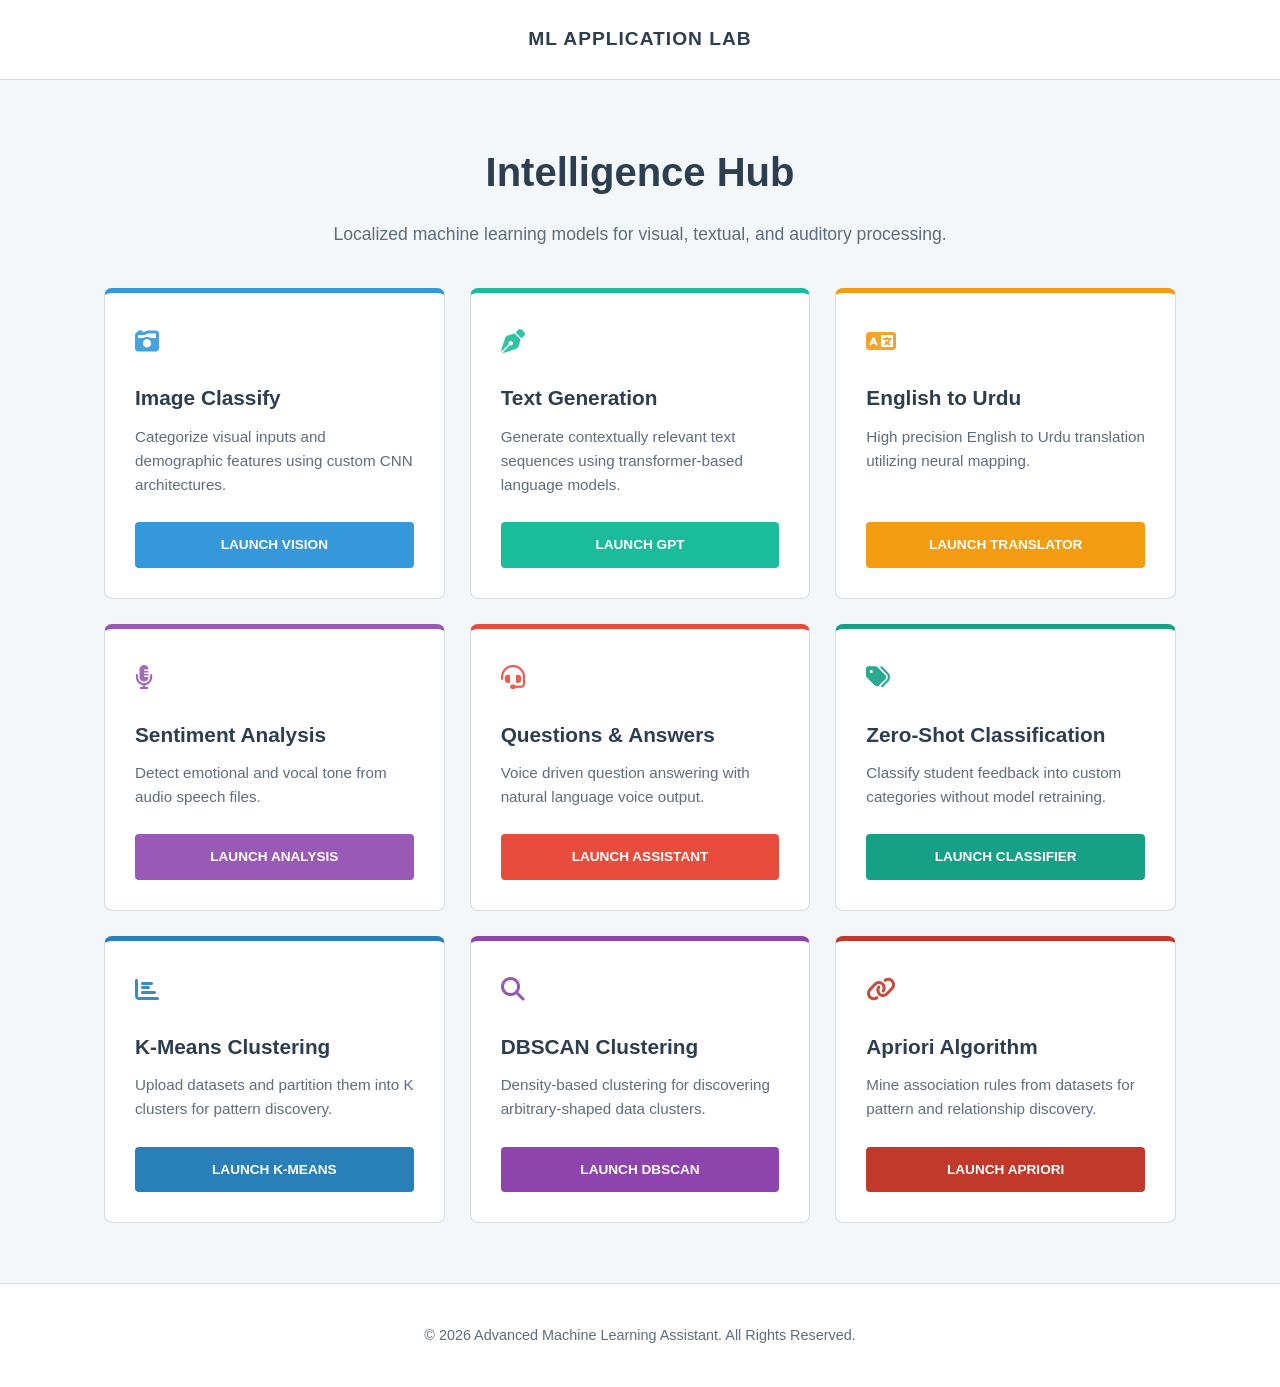
<file: templates/index.html>
<!DOCTYPE html>
<html lang="en">

<head>
    <meta charset="UTF-8">
    <meta name="viewport" content="width=device-width, initial-scale=1.0">
    <title>ML Services — Advanced Systems</title>
    <link href="https://cdnjs.cloudflare.com/ajax/libs/font-awesome/6.4.0/css/all.min.css" rel="stylesheet">
    <style>
        /* Color Palette */
        :root {
            --bg: #f4f7f9;
            /* Subtle blue-tinted background */
            --card-bg: #ffffff;
            --text-main: #2c3e50;
            --text-muted: #5d6d7e;
            --border-color: #d5dbe0;

            /* Solid Accent Colors */
            --cls-color: #3498db;
            /* Blue */
            --gen-color: #1abc9c;
            /* Teal */
            --trn-color: #f39c12;
            /* Orange */
            --snt-color: #9b59b6;
            /* Purple */
            --qa-color: #e74c3c;
            /* Red */
        }

        * {
            margin: 0;
            padding: 0;
            box-sizing: border-box;
        }

        body {
            font-family: 'Segoe UI', Roboto, Helvetica, Arial, sans-serif;
            background-color: var(--bg);
            color: var(--text-main);
            line-height: 1.6;
        }

        /* Navigation - Centered Branding */
        nav {
            padding: 1.5rem 5%;
            background: #fff;
            border-bottom: 1px solid var(--border-color);
            display: flex;
            justify-content: center;
            /* Centered the brand */
            position: sticky;
            top: 0;
            z-index: 100;
        }

        .nav-brand {
            font-weight: 800;
            font-size: 1.2rem;
            text-decoration: none;
            color: var(--text-main);
            letter-spacing: 1px;
            text-transform: uppercase;
        }

        /* Hero - Simplified */
        header {
            padding: 60px 5% 40px;
            text-align: center;
            max-width: 800px;
            margin: 0 auto;
        }

        h1 {
            font-size: 2.5rem;
            margin-bottom: 1rem;
            color: var(--text-main);
            font-weight: 700;
        }

        header p {
            font-size: 1.1rem;
            color: var(--text-muted);
        }

        /* Grid Layout */
        .container {
            padding: 0 5% 60px;
            max-width: 1200px;
            margin: 0 auto;
        }

        .grid {
            display: grid;
            grid-template-columns: repeat(auto-fit, minmax(300px, 1fr));
            gap: 25px;
        }

        /* Card Styling */
        .card {
            background: var(--card-bg);
            border: 1px solid var(--border-color);
            padding: 30px;
            border-radius: 8px;
            /* Slight rounding for beauty */
            display: flex;
            flex-direction: column;
            transition: all 0.3s ease;
        }

        .card:hover {
            transform: translateY(-5px);
            box-shadow: 0 10px 20px rgba(0, 0, 0, 0.05);
        }

        /* Solid Color Accents */
        .card.vision {
            border-top: 5px solid var(--cls-color);
        }

        .card.textgen {
            border-top: 5px solid var(--gen-color);
        }

        .card.translate {
            border-top: 5px solid var(--trn-color);
        }

        .card.sentiment {
            border-top: 5px solid var(--snt-color);
        }

        .card.voiceqa {
            border-top: 5px solid var(--qa-color);
        }

        .card-icon {
            font-size: 1.5rem;
            margin-bottom: 20px;
            opacity: 0.9;
        }

        .card h3 {
            font-size: 1.3rem;
            margin-bottom: 10px;
            font-weight: 700;
        }

        .card p {
            font-size: 0.95rem;
            color: var(--text-muted);
            margin-bottom: 25px;
            flex-grow: 1;
        }

        /* Solid Buttons */
        .btn-link {
            text-decoration: none;
            color: #fff;
            padding: 12px;
            font-size: 0.85rem;
            font-weight: 700;
            text-align: center;
            border-radius: 4px;
            text-transform: uppercase;
            transition: opacity 0.2s;
        }

        .vision .btn-link {
            background: var(--cls-color);
        }

        .textgen .btn-link {
            background: var(--gen-color);
        }

        .translate .btn-link {
            background: var(--trn-color);
        }

        .sentiment .btn-link {
            background: var(--snt-color);
        }

        .voiceqa .btn-link {
            background: var(--qa-color);
        }

        .btn-link:hover {
            opacity: 0.85;
        }

        /* Centered Footer */
        footer {
            padding: 40px 5%;
            background: #fff;
            border-top: 1px solid var(--border-color);
            text-align: center;
            color: var(--text-muted);
            font-size: 0.9rem;
        }

        @media (max-width: 600px) {
            h1 {
                font-size: 2rem;
            }

            .grid {
                grid-template-columns: 1fr;
            }
        }
    </style>
</head>

<body>

    <nav>
        <a href="/" class="nav-brand">ML Application Lab</a>
    </nav>

    <header>
        <h1>Intelligence Hub</h1>
        <p>Localized machine learning models for visual, textual, and auditory processing.</p>
    </header>

    <main class="container">
        <div class="grid">

            <div class="card vision">
                <div class="card-icon"><i class="fas fa-camera-retro" style="color: var(--cls-color)"></i></div>
                <h3>Image Classify</h3>
                <p>Categorize visual inputs and demographic features using custom CNN architectures.</p>
                <a href="/image" class="btn-link">Launch Vision</a>
            </div>

            <div class="card textgen">
                <div class="card-icon"><i class="fas fa-pen-nib" style="color: var(--gen-color)"></i></div>
                <h3>Text Generation</h3>
                <p>Generate contextually relevant text sequences using transformer-based language models.</p>
                <a href="/text_gen" class="btn-link">Launch GPT</a>
            </div>

            <div class="card translate">
                <div class="card-icon"><i class="fas fa-language" style="color: var(--trn-color)"></i></div>
                <h3>English to Urdu</h3>
                <p>High precision English to Urdu translation utilizing neural mapping.</p>
                <a href="/translate" class="btn-link">Launch Translator</a>
            </div>

            <div class="card sentiment">
                <div class="card-icon"><i class="fas fa-microphone-alt" style="color: var(--snt-color)"></i></div>
                <h3>Sentiment Analysis</h3>
                <p>Detect emotional and vocal tone from audio speech files.</p>
                <a href="/sentiment" class="btn-link">Launch Analysis</a>
            </div>

            <div class="card voiceqa">
                <div class="card-icon"><i class="fas fa-headset" style="color: var(--qa-color)"></i></div>
                <h3>Questions & Answers</h3>
                <p>Voice driven question answering with natural language voice output.</p>
                <a href="/qa" class="btn-link">Launch Assistant</a>
            </div>

            <div class="card sentiment" style="border-top-color: #16a085;">
                <div class="card-icon"><i class="fas fa-tags" style="color: #16a085;"></i></div>
                <h3>Zero-Shot Classification</h3>
                <p>Classify student feedback into custom categories without model retraining.</p>
                <a href="/zeroshot" class="btn-link" style="background: #16a085;">Launch Classifier</a>
            </div>

            <div class="card textgen" style="border-top-color: #2980b9;">
                <div class="card-icon"><i class="fas fa-chart-bar" style="color: #2980b9;"></i></div>
                <h3>K-Means Clustering</h3>
                <p>Upload datasets and partition them into K clusters for pattern discovery.</p>
                <a href="/kmeans" class="btn-link" style="background: #2980b9;">Launch K-Means</a>
            </div>

            <div class="card translate" style="border-top-color: #8e44ad;">
                <div class="card-icon"><i class="fas fa-search" style="color: #8e44ad;"></i></div>
                <h3>DBSCAN Clustering</h3>
                <p>Density-based clustering for discovering arbitrary-shaped data clusters.</p>
                <a href="/dbscan" class="btn-link" style="background: #8e44ad;">Launch DBSCAN</a>
            </div>

            <div class="card vision" style="border-top-color: #c0392b;">
                <div class="card-icon"><i class="fas fa-link" style="color: #c0392b;"></i></div>
                <h3>Apriori Algorithm</h3>
                <p>Mine association rules from datasets for pattern and relationship discovery.</p>
                <a href="/apriori" class="btn-link" style="background: #c0392b;">Launch Apriori</a>
            </div>

        </div>
    </main>

    <footer>
        <p>© 2026 Advanced Machine Learning Assistant. All Rights Reserved.</p>
    </footer>

</body>

</html>
</file>
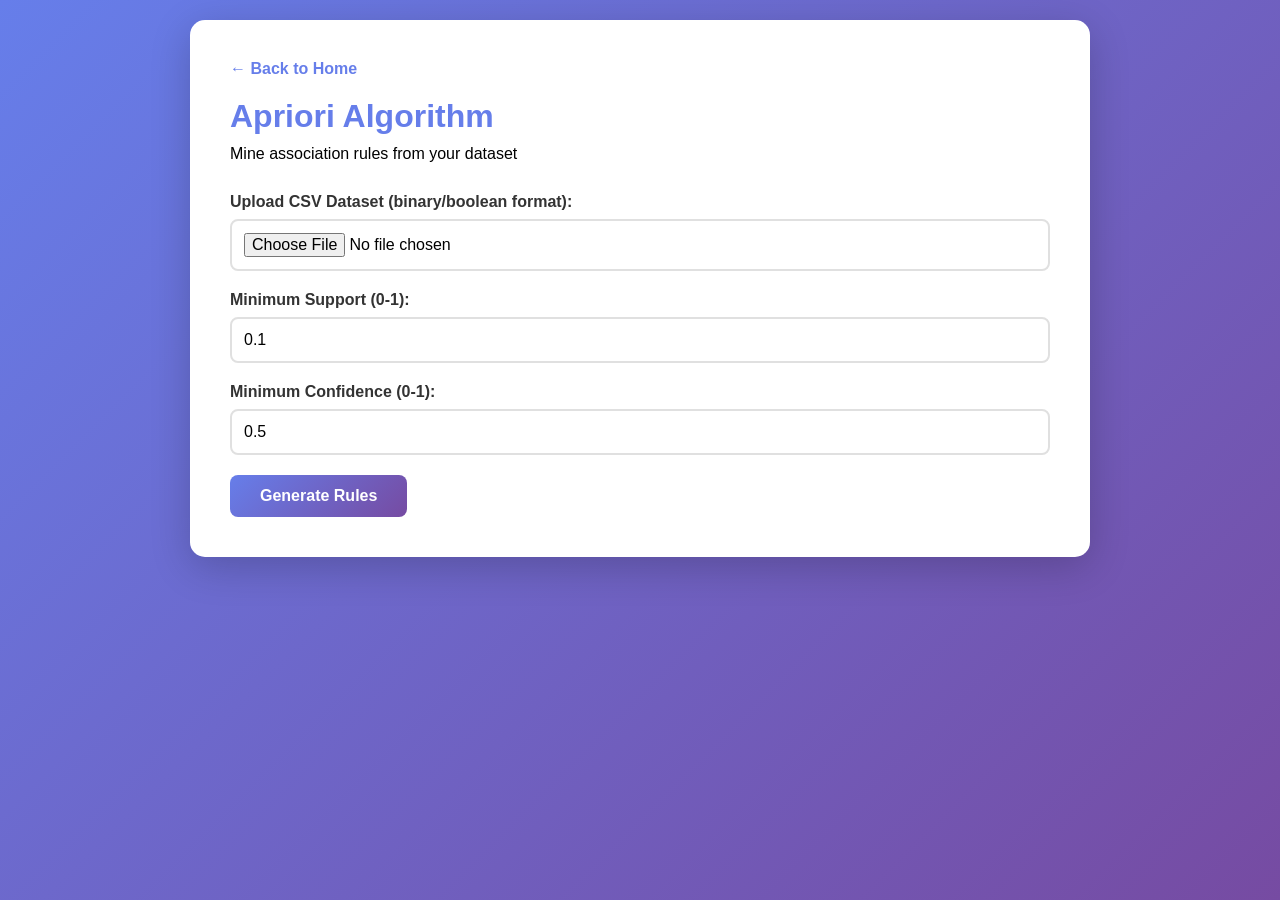
<file: templates/apriori.html>
<!DOCTYPE html>
<html lang="en">

<head>
    <meta charset="UTF-8">
    <meta name="viewport" content="width=device-width, initial-scale=1.0">
    <title>Apriori Algorithm</title>
    <style>
        * {
            margin: 0;
            padding: 0;
            box-sizing: border-box;
        }

        body {
            font-family: 'Segoe UI', Tahoma, Geneva, Verdana, sans-serif;
            background: linear-gradient(135deg, #667eea 0%, #764ba2 100%);
            min-height: 100vh;
            padding: 20px;
        }

        .container {
            max-width: 900px;
            margin: 0 auto;
            background: white;
            border-radius: 15px;
            padding: 40px;
            box-shadow: 0 10px 40px rgba(0, 0, 0, 0.2);
        }

        .header {
            margin-bottom: 30px;
        }

        .header h1 {
            color: #667eea;
            margin-bottom: 10px;
        }

        .back-btn {
            display: inline-block;
            color: #667eea;
            text-decoration: none;
            margin-bottom: 20px;
            font-weight: 600;
        }

        .back-btn:hover {
            color: #764ba2;
        }

        .form-group {
            margin-bottom: 20px;
        }

        label {
            display: block;
            margin-bottom: 8px;
            color: #333;
            font-weight: 600;
        }

        input {
            width: 100%;
            padding: 12px;
            border: 2px solid #e0e0e0;
            border-radius: 8px;
            font-size: 1em;
            transition: border-color 0.3s;
        }

        input:focus {
            outline: none;
            border-color: #667eea;
        }

        .btn-submit {
            background: linear-gradient(135deg, #667eea 0%, #764ba2 100%);
            color: white;
            border: none;
            padding: 12px 30px;
            border-radius: 8px;
            font-size: 1em;
            font-weight: 600;
            cursor: pointer;
            transition: transform 0.3s;
        }

        .btn-submit:hover {
            transform: scale(1.05);
        }

        .results {
            margin-top: 40px;
            display: none;
        }

        .results.show {
            display: block;
        }

        table {
            width: 100%;
            border-collapse: collapse;
            margin-bottom: 20px;
        }

        th,
        td {
            padding: 12px;
            text-align: left;
            border-bottom: 1px solid #ddd;
        }

        th {
            background: #f5f5f5;
            color: #667eea;
            font-weight: 600;
        }

        tr:hover {
            background: #f9f9f9;
        }

        .error {
            background: #fee;
            color: #c33;
            padding: 15px;
            border-radius: 8px;
            margin-top: 20px;
            display: none;
        }

        .error.show {
            display: block;
        }

        .loading {
            text-align: center;
            color: #667eea;
            font-weight: 600;
            display: none;
        }

        .loading.show {
            display: block;
        }
    </style>
</head>

<body>
    <div class="container">
        <a href="/" class="back-btn">← Back to Home</a>

        <div class="header">
            <h1>Apriori Algorithm</h1>
            <p>Mine association rules from your dataset</p>
        </div>

        <form id="aprioriForm">
            <div class="form-group">
                <label for="dataset">Upload CSV Dataset (binary/boolean format):</label>
                <input type="file" id="dataset" name="dataset" accept=".csv" required>
            </div>

            <div class="form-group">
                <label for="min_support">Minimum Support (0-1):</label>
                <input type="number" id="min_support" name="min_support" value="0.1" step="0.05" min="0" max="1"
                    required>
            </div>

            <div class="form-group">
                <label for="min_confidence">Minimum Confidence (0-1):</label>
                <input type="number" id="min_confidence" name="min_confidence" value="0.5" step="0.05" min="0" max="1"
                    required>
            </div>

            <button type="submit" class="btn-submit">Generate Rules</button>
        </form>

        <div class="loading" id="loading">
            Mining association rules... Please wait.
        </div>

        <div class="error" id="error"></div>

        <div class="results" id="results">
            <h2 style="color: #667eea; margin-bottom: 20px;">Association Rules</h2>
            <div id="rulesContainer"></div>
        </div>
    </div>

    <script>
        document.getElementById('aprioriForm').addEventListener('submit', async (e) => {
            e.preventDefault();

            const formData = new FormData();
            formData.append('dataset', document.getElementById('dataset').files[0]);
            formData.append('min_support', document.getElementById('min_support').value);
            formData.append('min_confidence', document.getElementById('min_confidence').value);

            document.getElementById('loading').classList.add('show');
            document.getElementById('error').classList.remove('show');
            document.getElementById('results').classList.remove('show');

            try {
                const response = await fetch('/api/apriori-rules', {
                    method: 'POST',
                    body: formData
                });

                const data = await response.json();

                if (!response.ok) {
                    throw new Error(data.error || 'Error processing request');
                }

                displayResults(data);
            } catch (error) {
                document.getElementById('error').textContent = ' ' + error.message;
                document.getElementById('error').classList.add('show');
            } finally {
                document.getElementById('loading').classList.remove('show');
            }
        });

        function displayResults(data) {
            const container = document.getElementById('rulesContainer');

            let html = `
                <div style="background: #f5f5f5; padding: 15px; border-radius: 8px; margin-bottom: 20px;">
                    <strong>Total Rules Found: ${data.total_rules}</strong>
                </div>
                <table>
                    <thead>
                        <tr>
                            <th>Antecedent</th>
                            <th>Consequent</th>
                            <th>Support</th>
                            <th>Confidence</th>
                            <th>Lift</th>
                        </tr>
                    </thead>
                    <tbody>
            `;

            data.rules.forEach(rule => {
                html += `
                    <tr>
                        <td>${rule.antecedent}</td>
                        <td>${rule.consequent}</td>
                        <td>${(rule.support * 100).toFixed(2)}%</td>
                        <td>${(rule.confidence * 100).toFixed(2)}%</td>
                        <td>${rule.lift.toFixed(2)}</td>
                    </tr>
                `;
            });

            html += '</tbody></table>';

            container.innerHTML = html;
            document.getElementById('results').classList.add('show');
        }
    </script>
</body>

</html>
</file>
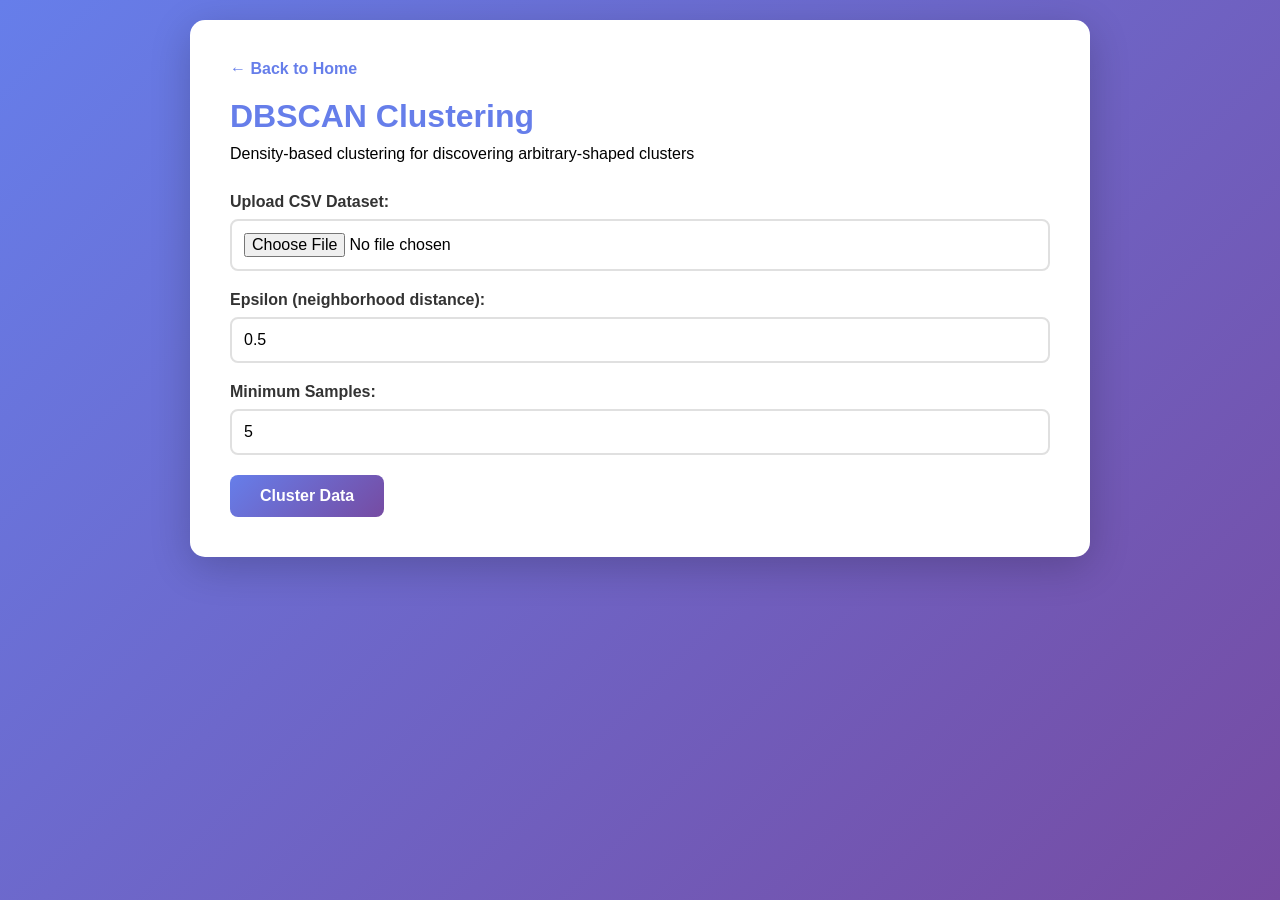
<file: templates/dbscan.html>
<!DOCTYPE html>
<html lang="en">

<head>
    <meta charset="UTF-8">
    <meta name="viewport" content="width=device-width, initial-scale=1.0">
    <title>DBSCAN Clustering</title>
    <style>
        * {
            margin: 0;
            padding: 0;
            box-sizing: border-box;
        }

        body {
            font-family: 'Segoe UI', Tahoma, Geneva, Verdana, sans-serif;
            background: linear-gradient(135deg, #667eea 0%, #764ba2 100%);
            min-height: 100vh;
            padding: 20px;
        }

        .container {
            max-width: 900px;
            margin: 0 auto;
            background: white;
            border-radius: 15px;
            padding: 40px;
            box-shadow: 0 10px 40px rgba(0, 0, 0, 0.2);
        }

        .header {
            margin-bottom: 30px;
        }

        .header h1 {
            color: #667eea;
            margin-bottom: 10px;
        }

        .back-btn {
            display: inline-block;
            color: #667eea;
            text-decoration: none;
            margin-bottom: 20px;
            font-weight: 600;
        }

        .back-btn:hover {
            color: #764ba2;
        }

        .form-group {
            margin-bottom: 20px;
        }

        label {
            display: block;
            margin-bottom: 8px;
            color: #333;
            font-weight: 600;
        }

        input {
            width: 100%;
            padding: 12px;
            border: 2px solid #e0e0e0;
            border-radius: 8px;
            font-size: 1em;
            transition: border-color 0.3s;
        }

        input:focus {
            outline: none;
            border-color: #667eea;
        }

        .btn-submit {
            background: linear-gradient(135deg, #667eea 0%, #764ba2 100%);
            color: white;
            border: none;
            padding: 12px 30px;
            border-radius: 8px;
            font-size: 1em;
            font-weight: 600;
            cursor: pointer;
            transition: transform 0.3s;
        }

        .btn-submit:hover {
            transform: scale(1.05);
        }

        .results {
            margin-top: 40px;
            display: none;
        }

        .results.show {
            display: block;
        }

        .stats {
            background: #f5f5f5;
            padding: 20px;
            border-radius: 8px;
            margin-bottom: 20px;
        }

        .stat-item {
            margin-bottom: 15px;
            padding-bottom: 15px;
            border-bottom: 1px solid #ddd;
        }

        .stat-item:last-child {
            border-bottom: none;
            margin-bottom: 0;
            padding-bottom: 0;
        }

        .stat-label {
            color: #667eea;
            font-weight: 600;
            margin-bottom: 5px;
        }

        .stat-value {
            color: #333;
        }

        .visualization {
            margin: 30px 0;
            text-align: center;
        }

        .visualization img {
            max-width: 100%;
            height: auto;
            border-radius: 8px;
            box-shadow: 0 4px 15px rgba(0, 0, 0, 0.1);
        }

        .visualization-title {
            color: #667eea;
            font-weight: 600;
            margin-bottom: 15px;
            font-size: 1.1em;
        }

        .error {
            background: #fee;
            color: #c33;
            padding: 15px;
            border-radius: 8px;
            margin-top: 20px;
            display: none;
        }

        .error.show {
            display: block;
        }

        .loading {
            text-align: center;
            color: #667eea;
            font-weight: 600;
            display: none;
        }

        .loading.show {
            display: block;
        }
    </style>
</head>

<body>
    <div class="container">
        <a href="/" class="back-btn">← Back to Home</a>

        <div class="header">
            <h1>DBSCAN Clustering</h1>
            <p>Density-based clustering for discovering arbitrary-shaped clusters</p>
        </div>

        <form id="dbscanForm">
            <div class="form-group">
                <label for="dataset">Upload CSV Dataset:</label>
                <input type="file" id="dataset" name="dataset" accept=".csv" required>
            </div>

            <div class="form-group">
                <label for="eps">Epsilon (neighborhood distance):</label>
                <input type="number" id="eps" name="eps" value="0.5" step="0.1" min="0.1" required>
            </div>

            <div class="form-group">
                <label for="min_samples">Minimum Samples:</label>
                <input type="number" id="min_samples" name="min_samples" value="5" min="2" required>
            </div>

            <button type="submit" class="btn-submit">Cluster Data</button>
        </form>

        <div class="loading" id="loading">
             Processing your data... Please wait.
        </div>

        <div class="error" id="error"></div>

        <div class="results" id="results">
            <h2 style="color: #667eea; margin-bottom: 20px;">Clustering Results</h2>

            <div class="stats" id="statsContainer"></div>
        </div>
    </div>

    <script>
        document.getElementById('dbscanForm').addEventListener('submit', async (e) => {
            e.preventDefault();

            const formData = new FormData();
            formData.append('dataset', document.getElementById('dataset').files[0]);
            formData.append('eps', document.getElementById('eps').value);
            formData.append('min_samples', document.getElementById('min_samples').value);

            document.getElementById('loading').classList.add('show');
            document.getElementById('error').classList.remove('show');
            document.getElementById('results').classList.remove('show');

            try {
                const response = await fetch('/api/dbscan-cluster', {
                    method: 'POST',
                    body: formData
                });

                const data = await response.json();

                if (!response.ok) {
                    throw new Error(data.error || 'Error processing request');
                }

                displayResults(data);
            } catch (error) {
                document.getElementById('error').textContent = ' ' + error.message;
                document.getElementById('error').classList.add('show');
            } finally {
                document.getElementById('loading').classList.remove('show');
            }
        });

        function displayResults(data) {
            const container = document.getElementById('statsContainer');
            container.innerHTML = `
                <div class="stat-item">
                    <div class="stat-label">Number of Clusters</div>
                    <div class="stat-value">${data.n_clusters}</div>
                </div>
                <div class="stat-item">
                    <div class="stat-label">Noise Points</div>
                    <div class="stat-value">${data.n_noise_points}</div>
                </div>
                ${data.clusters.map((cluster, idx) => `
                    <div class="stat-item">
                        <div class="stat-label">Cluster ${cluster.cluster} - Size: ${cluster.size} points</div>
                        <div class="stat-value">
                            ${Object.entries(cluster.mean_values).map(([k, v]) =>
                `<div>${k}: ${parseFloat(v).toFixed(2)}</div>`
            ).join('')}
                        </div>
                    </div>
                `).join('')}
            `;


            document.getElementById('results').classList.add('show');
        }
    </script>
</body>

</html>
</file>
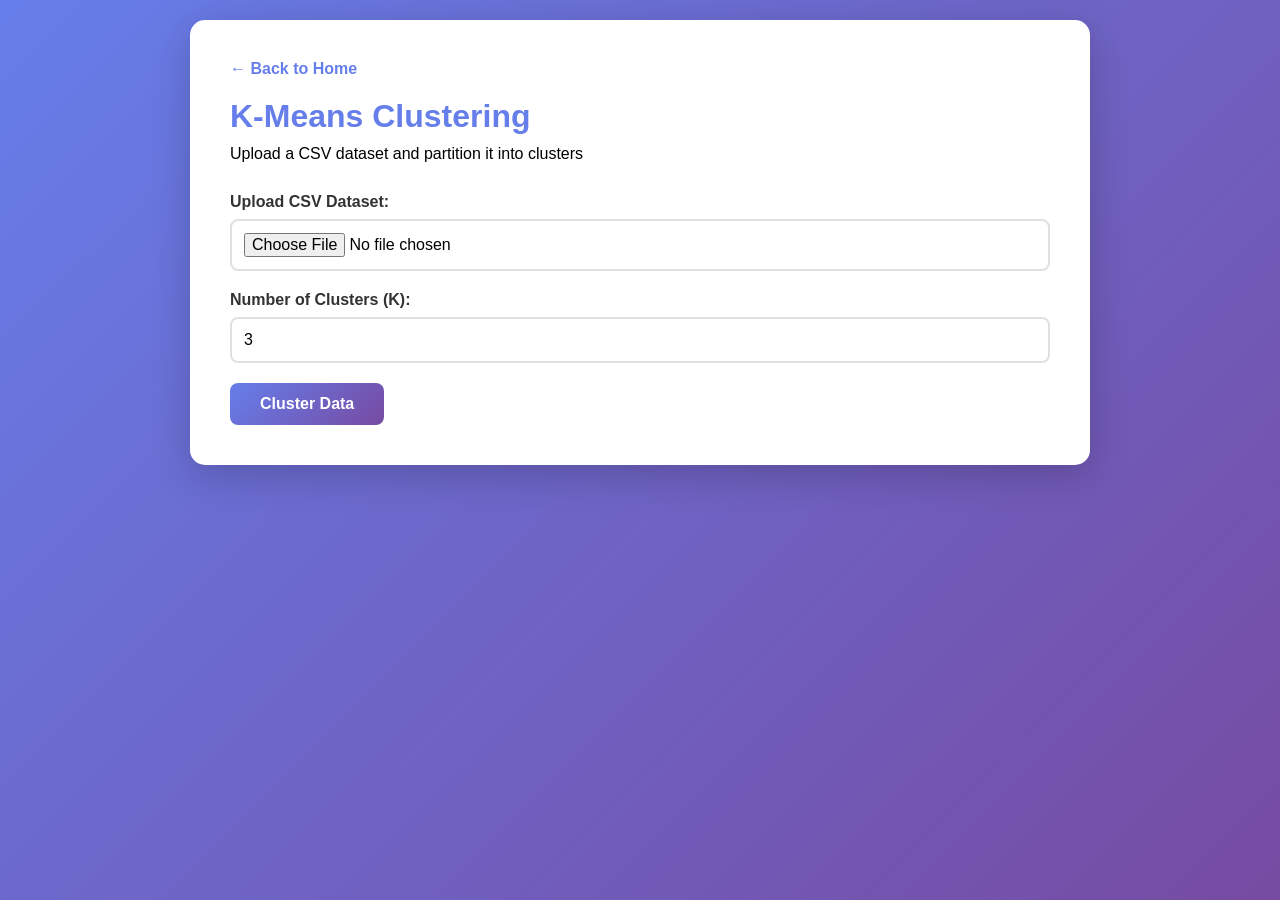
<file: templates/kmeans.html>
<!DOCTYPE html>
<html lang="en">

<head>
    <meta charset="UTF-8">
    <meta name="viewport" content="width=device-width, initial-scale=1.0">
    <title>K-Means Clustering</title>
    <style>
        * {
            margin: 0;
            padding: 0;
            box-sizing: border-box;
        }

        body {
            font-family: 'Segoe UI', Tahoma, Geneva, Verdana, sans-serif;
            background: linear-gradient(135deg, #667eea 0%, #764ba2 100%);
            min-height: 100vh;
            padding: 20px;
        }

        .container {
            max-width: 900px;
            margin: 0 auto;
            background: white;
            border-radius: 15px;
            padding: 40px;
            box-shadow: 0 10px 40px rgba(0, 0, 0, 0.2);
        }

        .header {
            margin-bottom: 30px;
        }

        .header h1 {
            color: #667eea;
            margin-bottom: 10px;
        }

        .back-btn {
            display: inline-block;
            color: #667eea;
            text-decoration: none;
            margin-bottom: 20px;
            font-weight: 600;
        }

        .back-btn:hover {
            color: #764ba2;
        }

        .form-group {
            margin-bottom: 20px;
        }

        label {
            display: block;
            margin-bottom: 8px;
            color: #333;
            font-weight: 600;
        }

        input,
        select {
            width: 100%;
            padding: 12px;
            border: 2px solid #e0e0e0;
            border-radius: 8px;
            font-size: 1em;
            transition: border-color 0.3s;
        }

        input:focus,
        select:focus {
            outline: none;
            border-color: #667eea;
        }

        .btn-submit {
            background: linear-gradient(135deg, #667eea 0%, #764ba2 100%);
            color: white;
            border: none;
            padding: 12px 30px;
            border-radius: 8px;
            font-size: 1em;
            font-weight: 600;
            cursor: pointer;
            transition: transform 0.3s;
        }

        .btn-submit:hover {
            transform: scale(1.05);
        }

        .results {
            margin-top: 40px;
            display: none;
        }

        .results.show {
            display: block;
        }

        .stats {
            background: #f5f5f5;
            padding: 20px;
            border-radius: 8px;
            margin-bottom: 20px;
        }

        .stat-item {
            margin-bottom: 15px;
            padding-bottom: 15px;
            border-bottom: 1px solid #ddd;
        }

        .stat-item:last-child {
            border-bottom: none;
            margin-bottom: 0;
            padding-bottom: 0;
        }

        .stat-label {
            color: #667eea;
            font-weight: 600;
            margin-bottom: 5px;
        }

        .stat-value {
            color: #333;
        }

        .visualization {
            margin: 30px 0;
            text-align: center;
        }

        .visualization img {
            max-width: 100%;
            height: auto;
            border-radius: 8px;
            box-shadow: 0 4px 15px rgba(0, 0, 0, 0.1);
        }

        .visualization-title {
            color: #667eea;
            font-weight: 600;
            margin-bottom: 15px;
            font-size: 1.1em;
        }

        .error {
            background: #fee;
            color: #c33;
            padding: 15px;
            border-radius: 8px;
            margin-top: 20px;
            display: none;
        }

        .error.show {
            display: block;
        }

        .loading {
            text-align: center;
            color: #667eea;
            font-weight: 600;
            display: none;
        }

        .loading.show {
            display: block;
        }
    </style>
</head>

<body>
    <div class="container">
        <a href="/" class="back-btn">← Back to Home</a>

        <div class="header">
            <h1>K-Means Clustering</h1>
            <p>Upload a CSV dataset and partition it into clusters</p>
        </div>

        <form id="kmeansForm">
            <div class="form-group">
                <label for="dataset">Upload CSV Dataset:</label>
                <input type="file" id="dataset" name="dataset" accept=".csv" required>
            </div>

            <div class="form-group">
                <label for="n_clusters">Number of Clusters (K):</label>
                <input type="number" id="n_clusters" name="n_clusters" value="3" min="2" max="10" required>
            </div>

            <button type="submit" class="btn-submit">Cluster Data</button>
        </form>

        <div class="loading" id="loading">
            Processing your data... Please wait.
        </div>

        <div class="error" id="error"></div>

        <div class="results" id="results">
            <h2 style="color: #667eea; margin-bottom: 20px;">Clustering Results</h2>


            <div class="stats" id="statsContainer"></div>
        </div>
    </div>

    <script>
        document.getElementById('kmeansForm').addEventListener('submit', async (e) => {
            e.preventDefault();

            const formData = new FormData();
            formData.append('dataset', document.getElementById('dataset').files[0]);
            formData.append('n_clusters', document.getElementById('n_clusters').value);

            document.getElementById('loading').classList.add('show');
            document.getElementById('error').classList.remove('show');
            document.getElementById('results').classList.remove('show');

            try {
                const response = await fetch('/api/kmeans-cluster', {
                    method: 'POST',
                    body: formData
                });

                const data = await response.json();

                if (!response.ok) {
                    throw new Error(data.error || 'Error processing request');
                }

                displayResults(data);
            } catch (error) {
                document.getElementById('error').textContent = ' ' + error.message;
                document.getElementById('error').classList.add('show');
            } finally {
                document.getElementById('loading').classList.remove('show');
            }
        });

        function displayResults(data) {
            const container = document.getElementById('statsContainer');
            container.innerHTML = `
                <div class="stat-item">
                    <div class="stat-label">Number of Clusters</div>
                    <div class="stat-value">${data.clusters.length}</div>
                </div>
                <div class="stat-item">
                    <div class="stat-label">Total Inertia</div>
                    <div class="stat-value">${data.inertia.toFixed(2)}</div>
                </div>
                ${data.clusters.map((cluster, idx) => `
                    <div class="stat-item">
                        <div class="stat-label">Cluster ${cluster.cluster} - Size: ${cluster.size} points</div>
                        <div class="stat-value">
                            ${Object.entries(cluster.mean_values).map(([k, v]) =>
                `<div>${k}: ${parseFloat(v).toFixed(2)}</div>`
            ).join('')}
                        </div>
                    </div>
                `).join('')}
            `;


            document.getElementById('results').classList.add('show');
        }
    </script>
</body>

</html>
</file>
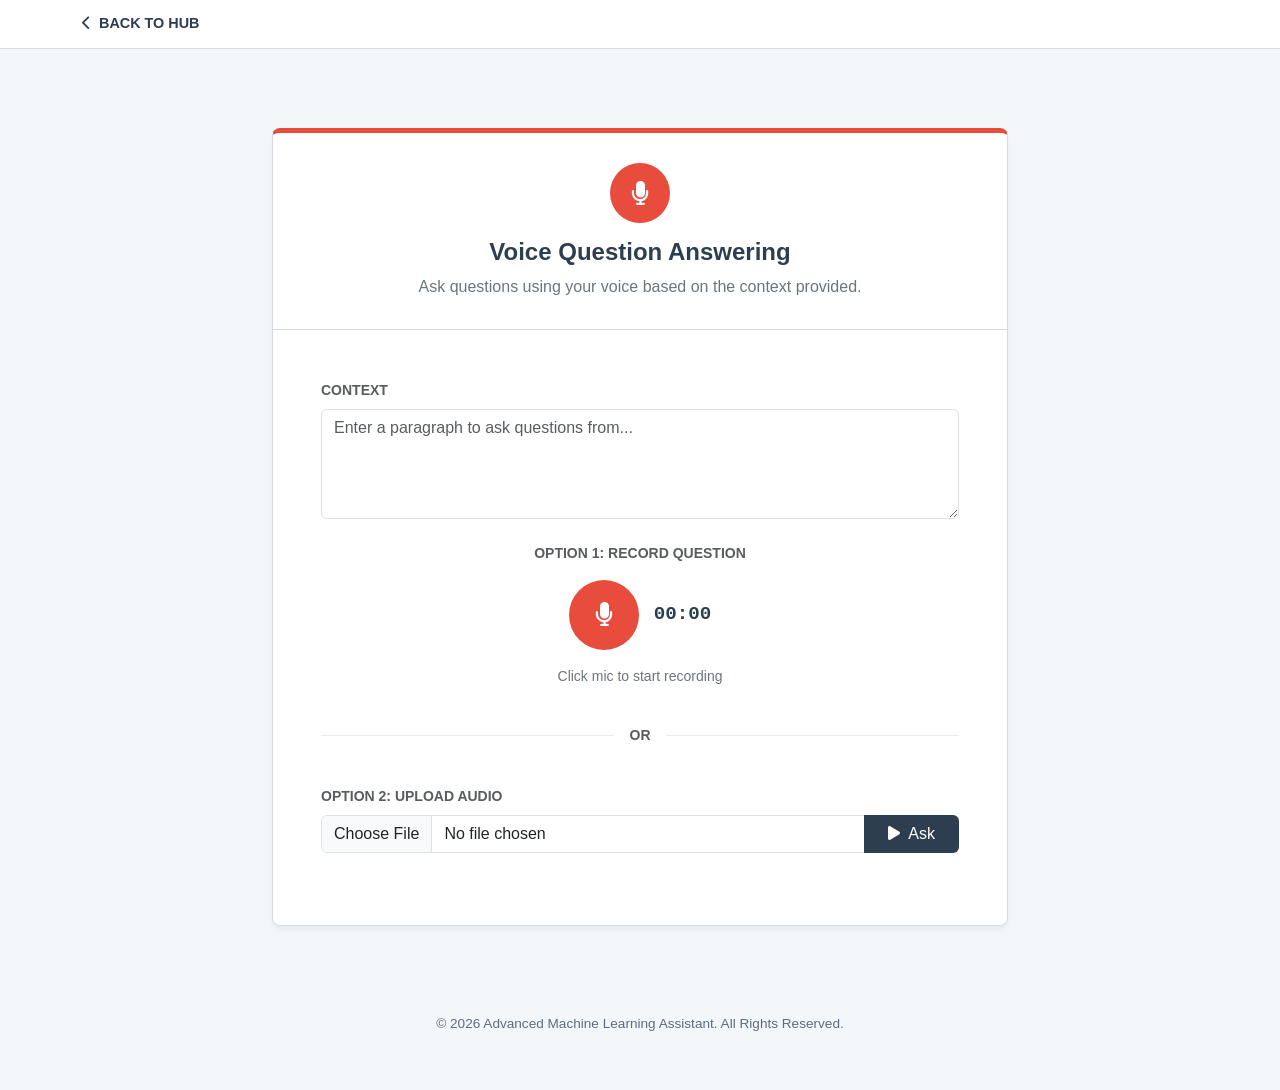
<file: templates/qa.html>
<!DOCTYPE html>
<html lang="en">

<head>
    <meta charset="UTF-8">
    <meta name="viewport" content="width=device-width, initial-scale=1.0">
    <title>Question Answering — ML Lab</title>
    <link href="https://cdn.jsdelivr.net/npm/bootstrap@5.3.0/dist/css/bootstrap.min.css" rel="stylesheet">
    <link href="https://cdnjs.cloudflare.com/ajax/libs/font-awesome/6.4.0/css/all.min.css" rel="stylesheet">
    <style>
        /* New Professional Theme Overlay */
        :root {
            --bg: #f4f7f9;
            --card-bg: #ffffff;
            --text-main: #2c3e50;
            --text-muted: #5d6d7e;
            --border-color: #d5dbe0;
            --qa-color: #e74c3c;
            /* Red accent for Voice/QA */
        }

        body {
            font-family: 'Segoe UI', Roboto, sans-serif;
            background-color: var(--bg);
            color: var(--text-main);
            padding-top: 80px;
        }

        .navbar {
            background: #fff;
            border-bottom: 1px solid var(--border-color);
        }

        .navbar-brand {
            color: var(--text-main) !important;
            font-weight: 800;
            text-transform: uppercase;
            font-size: 0.9rem;
        }

        .service-card {
            background: var(--card-bg);
            border: 1px solid var(--border-color);
            border-radius: 8px;
            border-top: 5px solid var(--qa-color);
            overflow: hidden;
            box-shadow: 0 4px 6px rgba(0, 0, 0, 0.05) !important;
        }

        .service-header {
            padding: 30px;
            background: #fff;
            border-bottom: 1px solid var(--border-color);
        }

        .service-icon {
            width: 60px;
            height: 60px;
            border-radius: 50%;
            display: flex;
            align-items: center;
            justify-content: center;
            font-size: 1.5rem;
            color: white;
            margin-bottom: 15px;
        }

        /* Recording UI specific styles */
        .record-btn {
            width: 70px;
            height: 70px;
            border-radius: 50%;
            border: none;
            background: var(--qa-color);
            color: white;
            font-size: 1.5rem;
            transition: all 0.3s;
        }

        .record-btn.recording {
            animation: pulse 1.5s infinite;
            background: #c0392b;
        }

        @keyframes pulse {
            0% {
                box-shadow: 0 0 0 0 rgba(231, 76, 60, 0.4);
            }

            70% {
                box-shadow: 0 0 0 20px rgba(231, 76, 60, 0);
            }

            100% {
                box-shadow: 0 0 0 0 rgba(231, 76, 60, 0);
            }
        }

        .timer {
            font-family: monospace;
            font-size: 1.2rem;
            font-weight: bold;
            margin-left: 15px;
        }

        /* Button & Form Overrides */
        .btn-gradient {
            background: var(--text-main);
            color: white;
            border: none;
        }

        .btn-gradient:hover {
            background: #1a252f;
            color: white;
        }

        .form-control:focus {
            border-color: var(--qa-color);
            box-shadow: none;
        }

        hr {
            opacity: 0.1;
        }

        footer {
            text-align: center;
            padding: 40px;
            color: var(--text-muted);
            font-size: 0.85rem;
        }
    </style>
</head>

<body>
    <nav class="navbar navbar-expand-lg fixed-top">
        <div class="container-lg">
            <a class="navbar-brand" href="/">
                <i class="fas fa-chevron-left me-2"></i>Back to Hub
            </a>
        </div>
    </nav>

    <div class="container-lg py-5">
        <div class="row justify-content-center">
            <div class="col-lg-8">
                <div class="service-card">
                    <div class="service-header text-center">
                        <div class="service-icon mx-auto" style="background: var(--qa-color);">
                            <i class="fas fa-microphone"></i>
                        </div>
                        <h1 class="h4 mb-2 fw-bold">Voice Question Answering</h1>
                        <p class="text-secondary mb-0">Ask questions using your voice based on the context provided.</p>
                    </div>

                    <div class="p-4 p-md-5">
                        <form id="qa-form">
                            <div class="mb-4">
                                <label for="context-input" class="form-label fw-bold small text-uppercase text-muted">
                                    Context
                                </label>
                                <textarea class="form-control" id="context-input" name="context" rows="4"
                                    placeholder="Enter a paragraph to ask questions from..."></textarea>
                            </div>

                            <div class="mb-5 text-center" id="recording-section">
                                <label class="form-label d-block fw-bold small text-uppercase text-muted mb-3">Option 1:
                                    Record Question</label>
                                <div class="d-flex align-items-center justify-content-center">
                                    <button type="button" id="record-btn" class="record-btn">
                                        <i class="fas fa-microphone"></i>
                                    </button>
                                    <span id="timer" class="timer">00:00</span>
                                </div>
                                <small class="text-secondary d-block mt-3" id="record-status">Click mic to start
                                    recording</small>
                            </div>

                            <div id="playback-preview" class="mb-5 text-center" style="display:none;">
                                <label class="form-label d-block fw-bold small text-uppercase text-muted mb-3">Preview
                                    Recording</label>
                                <div class="p-4 bg-light rounded border mb-3">
                                    <audio id="preview-audio" controls class="w-100 mb-3"></audio>
                                    <div class="d-flex gap-2 justify-content-center">
                                        <button type="button" id="submit-recorded-btn" class="btn btn-gradient px-4">
                                            <i class="fas fa-check me-2"></i>Analyze
                                        </button>
                                        <button type="button" id="reset-record-btn"
                                            class="btn btn-outline-secondary px-4">
                                            <i class="fas fa-undo me-2"></i>Retry
                                        </button>
                                    </div>
                                </div>
                            </div>

                            <div class="position-relative mb-5 text-center">
                                <hr>
                                <span
                                    class="position-absolute top-50 start-50 translate-middle px-3 text-muted small fw-bold"
                                    style="background: #fff;">OR</span>
                            </div>

                            <div class="mb-4">
                                <label for="audio-input" class="form-label fw-bold small text-uppercase text-muted">
                                    Option 2: Upload Audio
                                </label>
                                <div class="input-group">
                                    <input type="file" class="form-control" id="audio-input" name="audio"
                                        accept="audio/*">
                                    <button class="btn btn-gradient px-4" type="submit" id="ask-btn">
                                        <i class="fas fa-play me-2"></i>Ask
                                    </button>
                                </div>
                            </div>
                        </form>

                        <div id="qa-loading" class="text-center py-4" style="display:none;">
                            <div class="spinner-border text-danger" role="status"
                                style="width: 2.5rem; height: 2.5rem;"></div>
                            <p class="mt-3 text-secondary small">Processing audio and finding answer...</p>
                        </div>

                        <div id="qa-result" class="mt-4" style="display:none;">
                            <div class="alert alert-success border-0 shadow-sm">
                                <h6 class="alert-heading fw-bold mb-3"><i class="fas fa-check-circle me-2"></i>System
                                    Answer</h6>
                                <div id="qa-result-content"></div>
                            </div>
                        </div>

                        <div id="qa-error" class="mt-4" style="display:none;">
                            <div class="alert alert-danger border-0">
                                <p id="qa-error-msg" class="mb-0 small"></p>
                            </div>
                        </div>
                    </div>
                </div>
            </div>
        </div>
    </div>

    <footer>
        <p>© 2026 Advanced Machine Learning Assistant. All Rights Reserved.</p>
    </footer>

    <script src="https://cdn.jsdelivr.net/npm/bootstrap@5.3.0/dist/js/bootstrap.bundle.min.js"></script>
    <script src="/static/js/recorder.js"></script>
    <script>
        let timerInterval;
        let seconds = 0;

        function startTimer() {
            seconds = 0;
            document.getElementById('timer').textContent = "00:00";
            timerInterval = setInterval(() => {
                seconds++;
                const mins = Math.floor(seconds / 60).toString().padStart(2, '0');
                const secs = (seconds % 60).toString().padStart(2, '0');
                document.getElementById('timer').textContent = `${mins}:${secs}`;
            }, 1000);
        }

        function stopTimer() {
            clearInterval(timerInterval);
            document.getElementById('timer').textContent = "00:00";
        }

        async function processAudio(blobOrFile) {
            const fd = new FormData();
            if (blobOrFile instanceof Blob && !blobOrFile.name) {
                const ext = blobOrFile.type.includes('wav') ? 'wav' : 'webm';
                fd.append('audio', blobOrFile, `recording.${ext}`);
            } else {
                fd.append('audio', blobOrFile);
            }

            const context = document.getElementById('context-input').value;
            if (context.trim()) {
                fd.append('context', context);
            }

            document.getElementById('qa-loading').style.display = 'block';
            document.getElementById('qa-result').style.display = 'none';
            document.getElementById('qa-error').style.display = 'none';
            document.getElementById('qa-form').style.opacity = '0.5';

            try {
                const res = await fetch('/api/qa_voice', { method: 'POST', body: fd });
                document.getElementById('qa-loading').style.display = 'none';
                document.getElementById('qa-form').style.opacity = '1';

                if (res.ok) {
                    const blob = await res.blob();
                    const url = URL.createObjectURL(blob);
                    const html = `
                        <p class="mb-2 small"><strong>Playback Answer:</strong></p>
                        <audio controls class="w-100 mb-3" autoplay>
                          <source src="${url}" type="audio/mpeg">
                        </audio>
                        <div class="text-end">
                            <a href="${url}" download="answer.mp3" class="btn btn-sm btn-success">
                              <i class="fas fa-download me-2"></i>Download MP3
                            </a>
                        </div>`;
                    document.getElementById('qa-result-content').innerHTML = html;
                    document.getElementById('qa-result').style.display = 'block';
                } else {
                    const txt = await res.text();
                    let errorMsg = txt;
                    try { const json = JSON.parse(txt); errorMsg = json.error || txt; } catch (e) { }
                    document.getElementById('qa-error-msg').textContent = errorMsg;
                    document.getElementById('qa-error').style.display = 'block';
                }
            } catch (e) {
                document.getElementById('qa-error-msg').textContent = e.message;
                document.getElementById('qa-error').style.display = 'block';
                document.getElementById('qa-loading').style.display = 'none';
                document.getElementById('qa-form').style.opacity = '1';
            }
        }

        const recordBtn = document.getElementById('record-btn');
        const recordStatus = document.getElementById('record-status');
        const playbackPreview = document.getElementById('playback-preview');
        const recordingSection = document.getElementById('recording-section');
        const previewAudio = document.getElementById('preview-audio');
        const submitRecordedBtn = document.getElementById('submit-recorded-btn');
        const resetRecordBtn = document.getElementById('reset-record-btn');

        let lastRecordedBlob = null;

        recordBtn.addEventListener('click', async () => {
            if (!AudioRecorder.getState()) {
                try {
                    await AudioRecorder.start();
                    recordBtn.classList.add('recording');
                    recordBtn.innerHTML = '<i class="fas fa-stop"></i>';
                    recordStatus.textContent = "Recording... Click to stop.";
                    startTimer();
                    document.getElementById('qa-result').style.display = 'none';
                    document.getElementById('qa-error').style.display = 'none';
                } catch (err) { alert("Microphone access denied."); }
            } else {
                lastRecordedBlob = await AudioRecorder.stop();
                recordBtn.classList.remove('recording');
                recordBtn.innerHTML = '<i class="fas fa-microphone"></i>';
                recordStatus.textContent = "Click mic to ask question";
                stopTimer();
                if (lastRecordedBlob) {
                    previewAudio.src = URL.createObjectURL(lastRecordedBlob);
                    recordingSection.style.display = 'none';
                    playbackPreview.style.display = 'block';
                }
            }
        });

        submitRecordedBtn.addEventListener('click', () => { if (lastRecordedBlob) processAudio(lastRecordedBlob); });
        resetRecordBtn.addEventListener('click', () => {
            lastRecordedBlob = null;
            previewAudio.src = '';
            playbackPreview.style.display = 'none';
            recordingSection.style.display = 'block';
        });

        document.getElementById('qa-form').addEventListener('submit', (e) => {
            e.preventDefault();
            const f = document.getElementById('audio-input').files[0];
            if (f) processAudio(f);
        });
    </script>
</body>

</html>
</file>
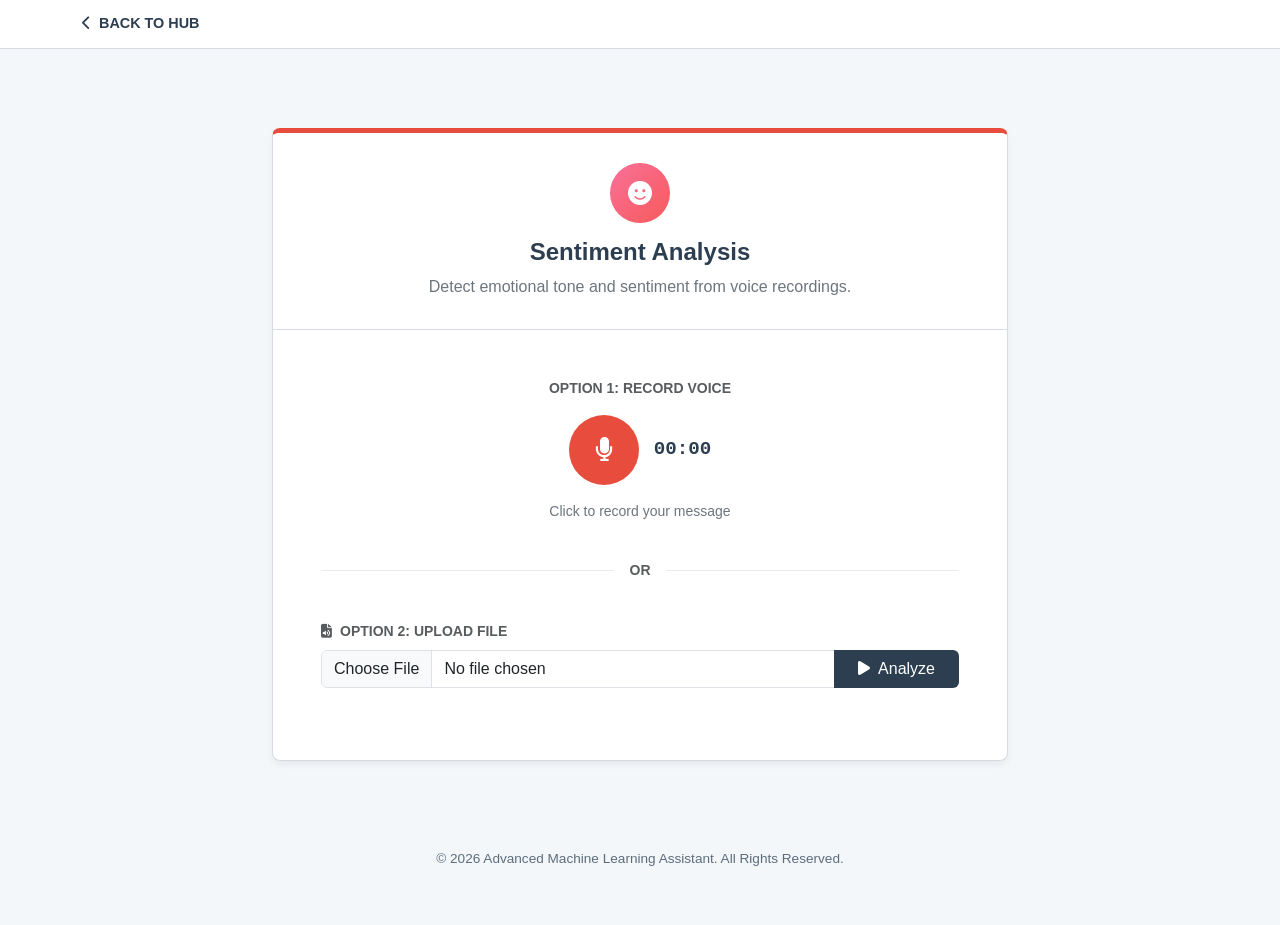
<file: templates/sentiment.html>
<!DOCTYPE html>
<html lang="en">

<head>
    <meta charset="UTF-8">
    <meta name="viewport" content="width=device-width, initial-scale=1.0">
    <title>Sentiment Analysis — ML Lab</title>
    <link href="https://cdn.jsdelivr.net/npm/bootstrap@5.3.0/dist/css/bootstrap.min.css" rel="stylesheet">
    <link href="https://cdnjs.cloudflare.com/ajax/libs/font-awesome/6.4.0/css/all.min.css" rel="stylesheet">
    <style>
        :root {
            --bg: #f4f7f9;
            --card-bg: #ffffff;
            --text-main: #2c3e50;
            --text-muted: #5d6d7e;
            --border-color: #d5dbe0;
            --sentiment-primary: #fa709a;
            --sentiment-primary: #e74c3c;
            /* Pink/Gold theme from your original gradient */
        }

        body {
            font-family: 'Segoe UI', Roboto, sans-serif;
            background-color: var(--bg);
            color: var(--text-main);
            padding-top: 80px;
        }

        .navbar {
            background: #fff;
            border-bottom: 1px solid var(--border-color);
        }

        .navbar-brand {
            color: var(--text-main) !important;
            font-weight: 800;
            text-transform: uppercase;
            font-size: 0.9rem;
        }

        .service-card {
            background: var(--card-bg);
            border: 1px solid var(--border-color);
            border-radius: 8px;
            border-top: 5px solid var(--sentiment-primary);
            overflow: hidden;
            box-shadow: 0 4px 6px rgba(0, 0, 0, 0.05) !important;
        }

        .service-header {
            padding: 30px;
            background: #fff;
            border-bottom: 1px solid var(--border-color);
        }

        .service-icon {
            width: 60px;
            height: 60px;
            border-radius: 50%;
            display: flex;
            align-items: center;
            justify-content: center;
            font-size: 1.5rem;
            color: white;
            margin-bottom: 15px;
            /* Update this line below */
            background: linear-gradient(135deg, #fa709a 0%, #f75a5a 100%);
        }

        /* Recording UI */
        .record-btn {
            width: 70px;
            height: 70px;
            border-radius: 50%;
            border: none;
            background: var(--sentiment-primary);
            color: white;
            font-size: 1.5rem;
            transition: all 0.3s;
        }

        .record-btn.recording {
            animation: pulse 1.5s infinite;
            background: #e91e63;
        }

        @keyframes pulse {
            0% {
                box-shadow: 0 0 0 0 rgba(250, 112, 154, 0.4);
            }

            70% {
                box-shadow: 0 0 0 20px rgba(250, 112, 154, 0);
            }

            100% {
                box-shadow: 0 0 0 0 rgba(250, 112, 154, 0);
            }
        }

        .timer {
            font-family: monospace;
            font-size: 1.2rem;
            font-weight: bold;
            margin-left: 15px;
        }

        .btn-gradient {
            background: var(--text-main);
            color: white;
            border: none;
            transition: 0.2s;
        }

        .btn-gradient:hover {
            background: #1a252f;
            color: white;
        }

        .transcript-box {
            background: #f8f9fa;
            border-left: 4px solid var(--border-color);
            padding: 15px;
            font-style: italic;
            border-radius: 4px;
        }

        footer {
            text-align: center;
            padding: 40px;
            color: var(--text-muted);
            font-size: 0.85rem;
        }
    </style>
</head>

<body>
    <nav class="navbar navbar-expand-lg fixed-top">
        <div class="container-lg">
            <a class="navbar-brand" href="/">
                <i class="fas fa-chevron-left me-2"></i>Back to Hub
            </a>
        </div>
    </nav>

    <div class="container-lg py-5">
        <div class="row justify-content-center">
            <div class="col-lg-8">
                <div class="service-card">
                    <div class="service-header text-center">
                        <div class="service-icon mx-auto">
                            <i class="fas fa-smile"></i>
                        </div>
                        <h1 class="h4 mb-2 fw-bold">Sentiment Analysis</h1>
                        <p class="text-secondary mb-0">Detect emotional tone and sentiment from voice recordings.</p>
                    </div>

                    <div class="p-4 p-md-5">
                        <form id="sent-form">
                            <div class="mb-5 text-center" id="recording-section">
                                <label class="form-label d-block fw-bold small text-uppercase text-muted mb-3">Option 1:
                                    Record Voice</label>
                                <div class="d-flex align-items-center justify-content-center">
                                    <button type="button" id="record-btn" class="record-btn">
                                        <i class="fas fa-microphone"></i>
                                    </button>
                                    <span id="timer" class="timer">00:00</span>
                                </div>
                                <small class="text-secondary d-block mt-3" id="record-status">Click to record your
                                    message</small>
                            </div>

                            <div id="playback-preview" class="mb-5 text-center" style="display:none;">
                                <label class="form-label d-block fw-bold small text-uppercase text-muted mb-3">Preview
                                    Recording</label>
                                <div class="p-4 bg-light rounded border mb-3">
                                    <audio id="preview-audio" controls class="w-100 mb-3"></audio>
                                    <div class="d-flex gap-2 justify-content-center">
                                        <button type="button" id="submit-recorded-btn" class="btn btn-gradient px-4">
                                            <i class="fas fa-check me-2"></i>Analyze Now
                                        </button>
                                        <button type="button" id="reset-record-btn"
                                            class="btn btn-outline-secondary px-4">
                                            <i class="fas fa-undo me-2"></i>Retry
                                        </button>
                                    </div>
                                </div>
                            </div>

                            <div class="position-relative mb-5 text-center">
                                <hr style="opacity:0.1">
                                <span
                                    class="position-absolute top-50 start-50 translate-middle px-3 text-muted small fw-bold"
                                    style="background: #fff;">OR</span>
                            </div>

                            <div class="mb-4">
                                <label for="audio-input" class="form-label fw-bold small text-uppercase text-muted">
                                    <i class="fas fa-file-audio me-2"></i>Option 2: Upload File
                                </label>
                                <div class="input-group">
                                    <input type="file" class="form-control" id="audio-input" name="audio"
                                        accept="audio/*">
                                    <button class="btn btn-gradient px-4" type="submit" id="analyze-btn">
                                        <i class="fas fa-play me-2"></i>Analyze
                                    </button>
                                </div>
                            </div>
                        </form>

                        <div id="sent-loading" class="text-center py-4" style="display:none;">
                            <div class="spinner-border text-primary" role="status"
                                style="width: 2.5rem; height: 2.5rem; color: #fa709a !important;"></div>
                            <p class="mt-3 text-secondary small">Transcribing and analyzing sentiment...</p>
                        </div>

                        <div id="sent-result" class="mt-4" style="display:none;">
                            <div class="alert alert-info border-0 shadow-sm bg-white">
                                <h6 class="fw-bold mb-3 text-dark"><i class="fas fa-poll me-2 text-primary"></i>Analysis
                                    Breakdown</h6>
                                <div id="sent-result-content"></div>
                            </div>
                        </div>

                        <div id="sent-error" class="mt-4" style="display:none;">
                            <div class="alert alert-danger border-0 small">
                                <i class="fas fa-exclamation-triangle me-2"></i><span id="sent-error-msg"></span>
                            </div>
                        </div>
                    </div>
                </div>
            </div>
        </div>
    </div>

    <footer>
        <p>© 2026 Advanced Machine Learning Assistant. All Rights Reserved.</p>
    </footer>

    <script src="https://cdn.jsdelivr.net/npm/bootstrap@5.3.0/dist/js/bootstrap.bundle.min.js"></script>
    <script src="/static/js/recorder.js"></script>
    <script>
        let timerInterval;
        let seconds = 0;

        function startTimer() {
            seconds = 0;
            document.getElementById('timer').textContent = "00:00";
            timerInterval = setInterval(() => {
                seconds++;
                const mins = Math.floor(seconds / 60).toString().padStart(2, '0');
                const secs = (seconds % 60).toString().padStart(2, '0');
                document.getElementById('timer').textContent = `${mins}:${secs}`;
            }, 1000);
        }

        function stopTimer() { clearInterval(timerInterval); document.getElementById('timer').textContent = "00:00"; }

        async function processAudio(blobOrFile) {
            const fd = new FormData();
            if (blobOrFile instanceof Blob && !blobOrFile.name) {
                const ext = blobOrFile.type.includes('wav') ? 'wav' : 'webm';
                fd.append('audio', blobOrFile, `recording.${ext}`);
            } else {
                fd.append('audio', blobOrFile);
            }

            document.getElementById('sent-loading').style.display = 'block';
            document.getElementById('sent-result').style.display = 'none';
            document.getElementById('sent-error').style.display = 'none';
            document.getElementById('sent-form').style.opacity = '0.5';

            try {
                const res = await fetch('/api/sentiment_voice', { method: 'POST', body: fd });
                const json = await res.json();

                document.getElementById('sent-loading').style.display = 'none';
                document.getElementById('sent-form').style.opacity = '1';

                if (json.error) {
                    document.getElementById('sent-error-msg').textContent = json.error;
                    document.getElementById('sent-error').style.display = 'block';
                } else {
                    let badgeClass = 'bg-secondary';
                    if (json.sentiment.label === 'POSITIVE') badgeClass = 'bg-success';
                    else if (json.sentiment.label === 'NEGATIVE') badgeClass = 'bg-danger';
                    else badgeClass = 'bg-warning text-dark';

                    const html = `
                        <div class="mb-4">
                            <label class="small text-uppercase fw-bold text-muted mb-1">Transcript</label>
                            <div class="transcript-box">"${json.text}"</div>
                        </div>
                        <div class="row align-items-center g-3">
                            <div class="col-6 border-end">
                                <label class="small text-uppercase fw-bold text-muted d-block">Sentiment</label>
                                <span class="badge ${badgeClass} fs-6 px-3 py-2 mt-1">${json.sentiment.label}</span>
                            </div>
                            <div class="col-6">
                                <label class="small text-uppercase fw-bold text-muted d-block">Confidence</label>
                                <span class="fs-4 fw-bold text-dark">${(json.sentiment.score * 100).toFixed(1)}%</span>
                            </div>
                        </div>
                    `;
                    document.getElementById('sent-result-content').innerHTML = html;
                    document.getElementById('sent-result').style.display = 'block';
                }
            } catch (e) {
                document.getElementById('sent-error-msg').textContent = e.message;
                document.getElementById('sent-error').style.display = 'block';
                document.getElementById('sent-loading').style.display = 'none';
                document.getElementById('sent-form').style.opacity = '1';
            }
        }

        const recordBtn = document.getElementById('record-btn');
        const recordStatus = document.getElementById('record-status');
        const playbackPreview = document.getElementById('playback-preview');
        const recordingSection = document.getElementById('recording-section');
        const previewAudio = document.getElementById('preview-audio');
        const submitRecordedBtn = document.getElementById('submit-recorded-btn');
        const resetRecordBtn = document.getElementById('reset-record-btn');

        let lastRecordedBlob = null;

        recordBtn.addEventListener('click', async () => {
            if (!AudioRecorder.getState()) {
                try {
                    await AudioRecorder.start();
                    recordBtn.classList.add('recording');
                    recordBtn.innerHTML = '<i class="fas fa-stop"></i>';
                    recordStatus.textContent = "Recording... Click to stop";
                    startTimer();
                    document.getElementById('sent-result').style.display = 'none';
                    document.getElementById('sent-error').style.display = 'none';
                } catch (err) { alert("Microphone error."); }
            } else {
                lastRecordedBlob = await AudioRecorder.stop();
                recordBtn.classList.remove('recording');
                recordBtn.innerHTML = '<i class="fas fa-microphone"></i>';
                recordStatus.textContent = "Click mic to record";
                stopTimer();
                if (lastRecordedBlob) {
                    previewAudio.src = URL.createObjectURL(lastRecordedBlob);
                    recordingSection.style.display = 'none';
                    playbackPreview.style.display = 'block';
                }
            }
        });

        submitRecordedBtn.addEventListener('click', () => { if (lastRecordedBlob) processAudio(lastRecordedBlob); });
        resetRecordBtn.addEventListener('click', () => {
            lastRecordedBlob = null;
            playbackPreview.style.display = 'none';
            recordingSection.style.display = 'block';
        });

        document.getElementById('sent-form').addEventListener('submit', (e) => {
            e.preventDefault();
            const f = document.getElementById('audio-input').files[0];
            if (f) processAudio(f);
        });
    </script>
</body>

</html>
</file>
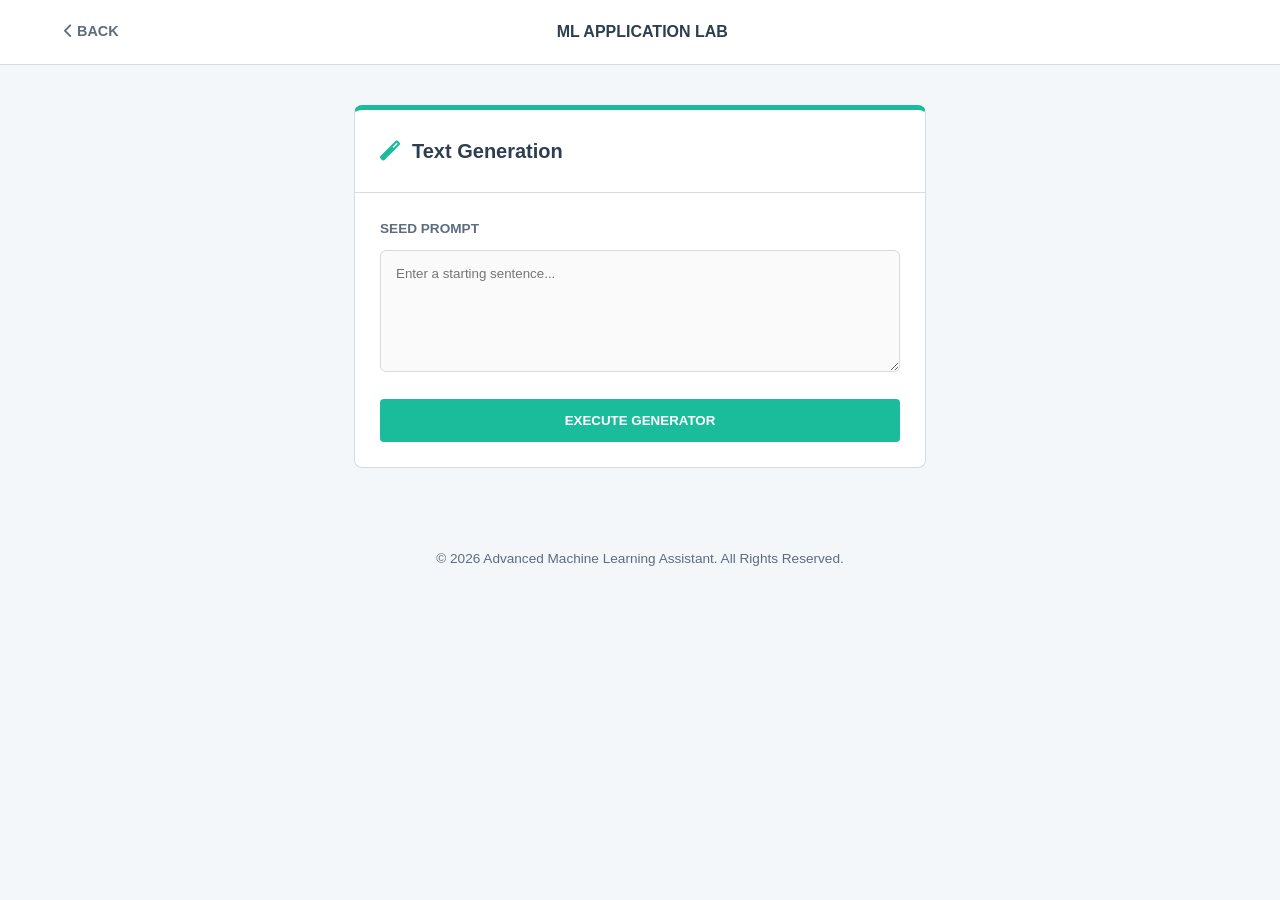
<file: templates/text_gen.html>
<!DOCTYPE html>
<html lang="en">

<head>
    <meta charset="UTF-8">
    <meta name="viewport" content="width=device-width, initial-scale=1.0">
    <title>Text Generation — ML Lab</title>
    <link href="https://cdnjs.cloudflare.com/ajax/libs/font-awesome/6.4.0/css/all.min.css" rel="stylesheet">
    <style>
        :root {
            --bg: #f4f7f9;
            --card-bg: #ffffff;
            --text-main: #2c3e50;
            --text-muted: #5d6d7e;
            --border-color: #d5dbe0;
            --gen-color: #1abc9c;
            /* Teal for Gen */
        }

        * {
            margin: 0;
            padding: 0;
            box-sizing: border-box;
        }

        body {
            font-family: 'Segoe UI', Roboto, sans-serif;
            background-color: var(--bg);
            color: var(--text-main);
            line-height: 1.6;
        }

        nav {
            padding: 1.2rem 5%;
            background: #fff;
            border-bottom: 1px solid var(--border-color);
            display: flex;
            justify-content: space-between;
            align-items: center;
            position: sticky;
            top: 0;
            z-index: 100;
        }

        .nav-brand {
            font-weight: 800;
            font-size: 1rem;
            text-decoration: none;
            color: var(--text-main);
            text-transform: uppercase;
        }

        .back-link {
            text-decoration: none;
            color: var(--text-muted);
            font-size: 0.9rem;
            font-weight: 600;
        }

        .container {
            padding: 40px 5%;
            max-width: 700px;
            margin: 0 auto;
        }

        .tool-card {
            background: var(--card-bg);
            border: 1px solid var(--border-color);
            border-radius: 8px;
            overflow: hidden;
            border-top: 5px solid var(--gen-color);
        }

        .card-header {
            padding: 25px;
            border-bottom: 1px solid var(--border-color);
        }

        .card-header h3 {
            font-size: 1.25rem;
            font-weight: 700;
            display: flex;
            align-items: center;
        }

        .card-header i {
            margin-right: 12px;
        }

        .card-body {
            padding: 25px;
        }

        label {
            display: block;
            font-weight: 700;
            font-size: 0.85rem;
            margin-bottom: 10px;
            text-transform: uppercase;
            color: var(--text-muted);
        }

        textarea {
            width: 100%;
            padding: 15px;
            border: 1px solid var(--border-color);
            border-radius: 6px;
            background: #fafafa;
            font-family: inherit;
            resize: vertical;
            margin-bottom: 20px;
            outline: none;
        }

        .btn {
            width: 100%;
            padding: 14px;
            border: none;
            border-radius: 4px;
            color: white;
            font-weight: 700;
            text-transform: uppercase;
            cursor: pointer;
            background: var(--gen-color);
        }

        .output-box {
            margin-top: 20px;
            padding: 15px;
            border-radius: 6px;
            display: none;
        }

        .success-box {
            background: #f0fdfa;
            border: 1px solid #ccfbf1;
            color: #115e59;
        }

        .error-box {
            background: #fef2f2;
            border: 1px solid #fee2e2;
            color: #991b1b;
        }

        .loading {
            text-align: center;
            display: none;
            margin-top: 15px;
            font-size: 0.9rem;
            color: var(--text-muted);
        }

        footer {
            text-align: center;
            padding: 40px;
            color: var(--text-muted);
            font-size: 0.85rem;
        }
    </style>
</head>

<body>

    <nav>
        <a href="/" class="back-link"><i class="fas fa-chevron-left"></i> BACK</a>
        <a href="/" class="nav-brand">ML Application Lab</a>
        <div style="width: 50px;"></div>
    </nav>

    <div class="container">
        <section class="tool-card">
            <div class="card-header">
                <h3><i class="fas fa-magic" style="color: var(--gen-color)"></i> Text Generation</h3>
            </div>
            <div class="card-body">
                <label>Seed Prompt</label>
                <textarea id="prompt" rows="6" placeholder="Enter a starting sentence..."></textarea>

                <button id="gen-btn" class="btn">Execute Generator</button>

                <div id="gen-loading" class="loading">
                    <i class="fas fa-circle-notch fa-spin"></i> Processing sequence...
                </div>

                <div id="gen-result" class="output-box success-box">
                    <small><b>Result:</b></small>
                    <p id="gen-out" style="margin-top: 5px;"></p>
                </div>

                <div id="gen-error" class="output-box error-box">
                    <p id="gen-error-msg"></p>
                </div>
            </div>
        </section>
    </div>

    <footer>
        <p>© 2026 Advanced Machine Learning Assistant. All Rights Reserved.</p>
    </footer>

    <script>
        document.getElementById('gen-btn').addEventListener('click', async () => {
            const prompt = document.getElementById('prompt').value;
            if (!prompt.trim()) return;

            const load = document.getElementById('gen-loading');
            const resBox = document.getElementById('gen-result');
            const errBox = document.getElementById('gen-error');

            load.style.display = 'block';
            resBox.style.display = 'none';
            errBox.style.display = 'none';

            try {
                const res = await fetch('/api/text_generate', {
                    method: 'POST',
                    headers: { 'Content-Type': 'application/json' },
                    body: JSON.stringify({ prompt })
                });
                const json = await res.json();
                load.style.display = 'none';

                if (json.error) {
                    document.getElementById('gen-error-msg').textContent = json.error;
                    errBox.style.display = 'block';
                } else {
                    document.getElementById('gen-out').textContent = json.text;
                    resBox.style.display = 'block';
                }
            } catch (e) {
                load.style.display = 'none';
                document.getElementById('gen-error-msg').textContent = e.message;
                errBox.style.display = 'block';
            }
        });
    </script>
</body>

</html>
</file>
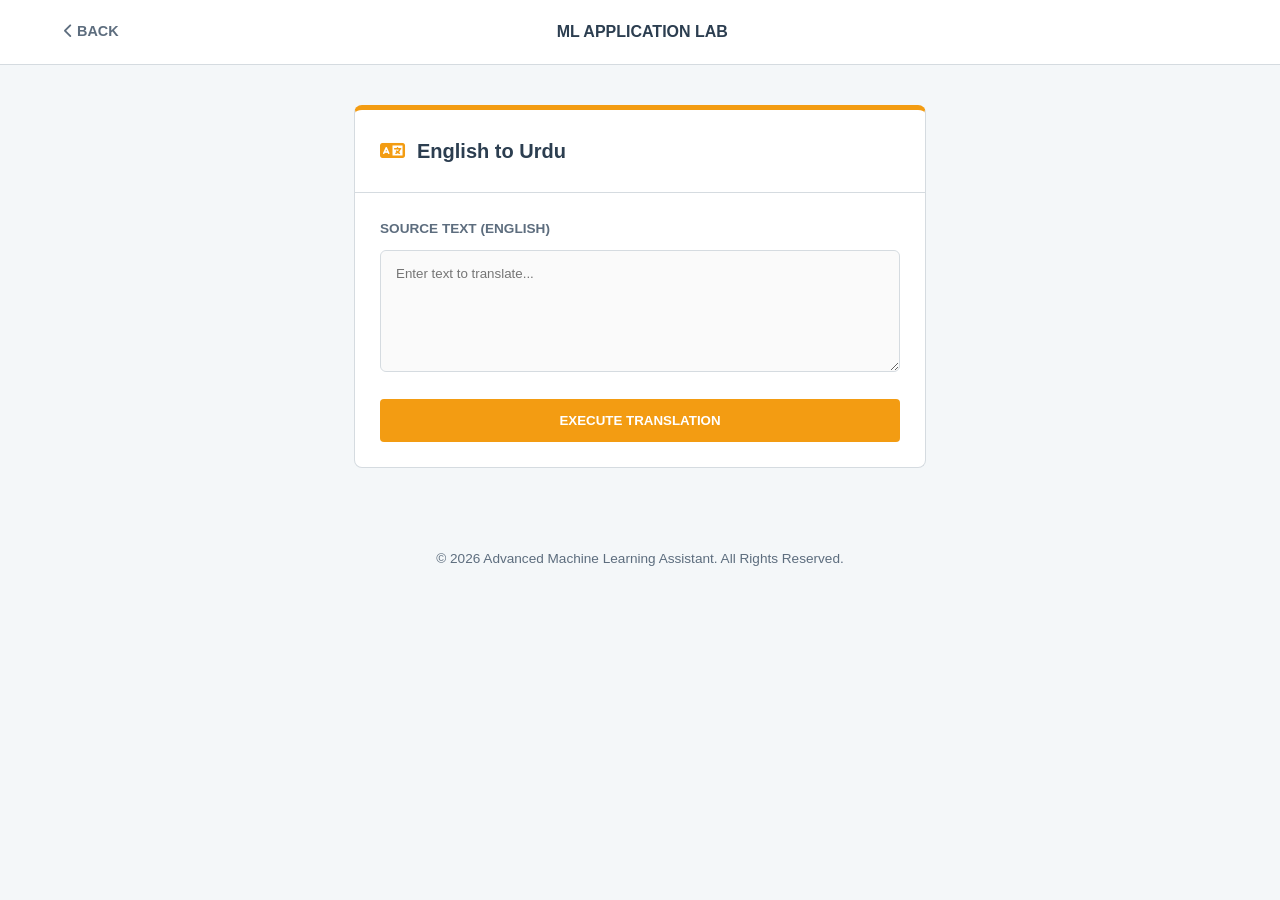
<file: templates/translate.html>
<!DOCTYPE html>
<html lang="en">

<head>
    <meta charset="UTF-8">
    <meta name="viewport" content="width=device-width, initial-scale=1.0">
    <title>Translation — ML Lab</title>
    <link href="https://cdnjs.cloudflare.com/ajax/libs/font-awesome/6.4.0/css/all.min.css" rel="stylesheet">
    <style>
        :root {
            --bg: #f4f7f9;
            --card-bg: #ffffff;
            --text-main: #2c3e50;
            --text-muted: #5d6d7e;
            --border-color: #d5dbe0;
            --trn-color: #f39c12;
            /* Orange for Trans */
        }

        * {
            margin: 0;
            padding: 0;
            box-sizing: border-box;
        }

        body {
            font-family: 'Segoe UI', Roboto, sans-serif;
            background-color: var(--bg);
            color: var(--text-main);
            line-height: 1.6;
        }

        nav {
            padding: 1.2rem 5%;
            background: #fff;
            border-bottom: 1px solid var(--border-color);
            display: flex;
            justify-content: space-between;
            align-items: center;
            position: sticky;
            top: 0;
            z-index: 100;
        }

        .nav-brand {
            font-weight: 800;
            font-size: 1rem;
            text-decoration: none;
            color: var(--text-main);
            text-transform: uppercase;
        }

        .back-link {
            text-decoration: none;
            color: var(--text-muted);
            font-size: 0.9rem;
            font-weight: 600;
        }

        .container {
            padding: 40px 5%;
            max-width: 700px;
            margin: 0 auto;
        }

        .tool-card {
            background: var(--card-bg);
            border: 1px solid var(--border-color);
            border-radius: 8px;
            overflow: hidden;
            border-top: 5px solid var(--trn-color);
        }

        .card-header {
            padding: 25px;
            border-bottom: 1px solid var(--border-color);
        }

        .card-header h3 {
            font-size: 1.25rem;
            font-weight: 700;
            display: flex;
            align-items: center;
        }

        .card-header i {
            margin-right: 12px;
        }

        .card-body {
            padding: 25px;
        }

        label {
            display: block;
            font-weight: 700;
            font-size: 0.85rem;
            margin-bottom: 10px;
            text-transform: uppercase;
            color: var(--text-muted);
        }

        textarea {
            width: 100%;
            padding: 15px;
            border: 1px solid var(--border-color);
            border-radius: 6px;
            background: #fafafa;
            font-family: inherit;
            resize: vertical;
            margin-bottom: 20px;
            outline: none;
        }

        .btn {
            width: 100%;
            padding: 14px;
            border: none;
            border-radius: 4px;
            color: white;
            font-weight: 700;
            text-transform: uppercase;
            cursor: pointer;
            background: var(--trn-color);
        }

        .output-box {
            margin-top: 20px;
            padding: 15px;
            border-radius: 6px;
            display: none;
        }

        .success-box {
            background: #fdfaf0;
            border: 1px solid #fef3c7;
            color: #92400e;
        }

        .error-box {
            background: #fef2f2;
            border: 1px solid #fee2e2;
            color: #991b1b;
        }

        .urdu-text {
            font-size: 1.5rem;
            text-align: right;
            font-family: 'Urdu Typesetting', 'Jameel Noori Nastaleeq', serif;
        }

        .loading {
            text-align: center;
            display: none;
            margin-top: 15px;
            font-size: 0.9rem;
            color: var(--text-muted);
        }

        footer {
            text-align: center;
            padding: 40px;
            color: var(--text-muted);
            font-size: 0.85rem;
        }
    </style>
</head>

<body>

    <nav>
        <a href="/" class="back-link"><i class="fas fa-chevron-left"></i> BACK</a>
        <a href="/" class="nav-brand">ML Application Lab</a>
        <div style="width: 50px;"></div>
    </nav>

    <div class="container">
        <section class="tool-card">
            <div class="card-header">
                <h3><i class="fas fa-language" style="color: var(--trn-color)"></i> English to Urdu</h3>
            </div>
            <div class="card-body">
                <label>Source Text (English)</label>
                <textarea id="translate-in" rows="6" placeholder="Enter text to translate..."></textarea>

                <button id="trans-btn" class="btn">Execute Translation</button>

                <div id="trans-loading" class="loading">
                    <i class="fas fa-circle-notch fa-spin"></i> Mapping linguistics...
                </div>

                <div id="trans-result" class="output-box success-box">
                    <small><b>Urdu Translation:</b></small>
                    <p id="translate-out" class="urdu-text"></p>
                </div>

                <div id="trans-error" class="output-box error-box">
                    <p id="trans-error-msg"></p>
                </div>
            </div>
        </section>
    </div>

    <footer>
        <p>© 2026 Advanced Machine Learning Assistant. All Rights Reserved.</p>
    </footer>

    <script>
        document.getElementById('trans-btn').addEventListener('click', async () => {
            const text = document.getElementById('translate-in').value;
            if (!text.trim()) return;

            const load = document.getElementById('trans-loading');
            const resBox = document.getElementById('trans-result');
            const errBox = document.getElementById('trans-error');

            load.style.display = 'block';
            resBox.style.display = 'none';
            errBox.style.display = 'none';

            try {
                const res = await fetch('/api/translate', {
                    method: 'POST',
                    headers: { 'Content-Type': 'application/json' },
                    body: JSON.stringify({ text })
                });
                const json = await res.json();
                load.style.display = 'none';

                if (json.error) {
                    document.getElementById('trans-error-msg').textContent = json.error;
                    errBox.style.display = 'block';
                } else {
                    document.getElementById('translate-out').textContent = json.text;
                    resBox.style.display = 'block';
                }
            } catch (e) {
                load.style.display = 'none';
                document.getElementById('trans-error-msg').textContent = e.message;
                errBox.style.display = 'block';
            }
        });
    </script>
</body>

</html>
</file>
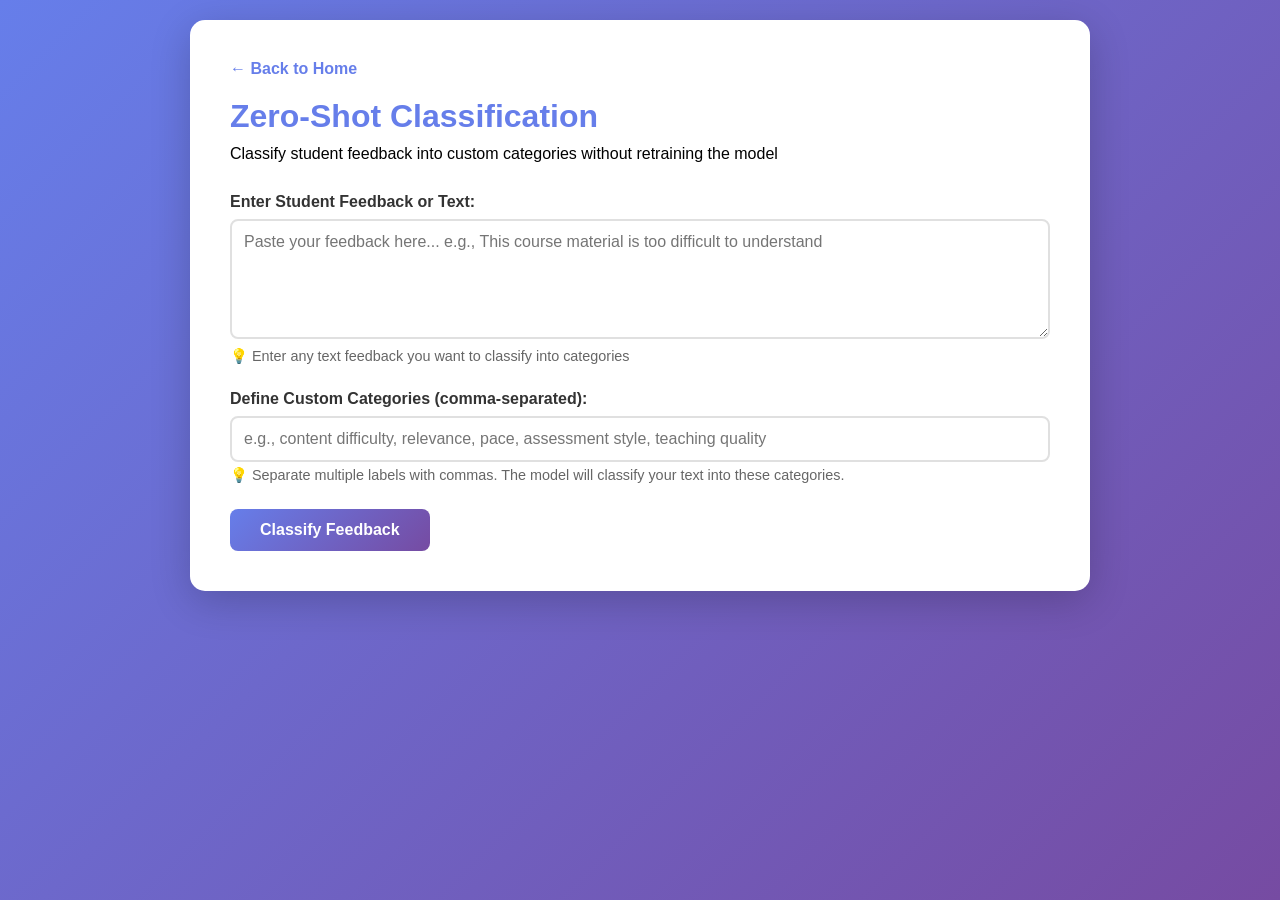
<file: templates/zeroshot.html>
<!DOCTYPE html>
<html lang="en">

<head>
    <meta charset="UTF-8">
    <meta name="viewport" content="width=device-width, initial-scale=1.0">
    <title>Zero-Shot Classification</title>
    <style>
        * {
            margin: 0;
            padding: 0;
            box-sizing: border-box;
        }

        body {
            font-family: 'Segoe UI', Tahoma, Geneva, Verdana, sans-serif;
            background: linear-gradient(135deg, #667eea 0%, #764ba2 100%);
            min-height: 100vh;
            padding: 20px;
        }

        .container {
            max-width: 900px;
            margin: 0 auto;
            background: white;
            border-radius: 15px;
            padding: 40px;
            box-shadow: 0 10px 40px rgba(0, 0, 0, 0.2);
        }

        .header {
            margin-bottom: 30px;
        }

        .header h1 {
            color: #667eea;
            margin-bottom: 10px;
        }

        .back-btn {
            display: inline-block;
            color: #667eea;
            text-decoration: none;
            margin-bottom: 20px;
            font-weight: 600;
        }

        .back-btn:hover {
            color: #764ba2;
        }

        .form-group {
            margin-bottom: 25px;
        }

        label {
            display: block;
            margin-bottom: 8px;
            color: #333;
            font-weight: 600;
        }

        textarea {
            width: 100%;
            padding: 12px;
            border: 2px solid #e0e0e0;
            border-radius: 8px;
            font-size: 1em;
            font-family: 'Segoe UI', Tahoma, Geneva, Verdana, sans-serif;
            resize: vertical;
            min-height: 120px;
            transition: border-color 0.3s;
        }

        textarea:focus {
            outline: none;
            border-color: #667eea;
        }

        input[type="text"] {
            width: 100%;
            padding: 12px;
            border: 2px solid #e0e0e0;
            border-radius: 8px;
            font-size: 1em;
            transition: border-color 0.3s;
        }

        input[type="text"]:focus {
            outline: none;
            border-color: #667eea;
        }

        .help-text {
            font-size: 0.9em;
            color: #666;
            margin-top: 5px;
        }

        .btn-submit {
            background: linear-gradient(135deg, #667eea 0%, #764ba2 100%);
            color: white;
            border: none;
            padding: 12px 30px;
            border-radius: 8px;
            font-size: 1em;
            font-weight: 600;
            cursor: pointer;
            transition: transform 0.3s;
        }

        .btn-submit:hover {
            transform: scale(1.05);
        }

        .results {
            margin-top: 40px;
            display: none;
        }

        .results.show {
            display: block;
        }

        .predictions-container {
            background: #f5f5f5;
            padding: 20px;
            border-radius: 8px;
        }

        .prediction-item {
            background: white;
            padding: 15px;
            margin-bottom: 15px;
            border-radius: 8px;
            display: flex;
            justify-content: space-between;
            align-items: center;
            border-left: 4px solid #667eea;
            box-shadow: 0 2px 5px rgba(0, 0, 0, 0.1);
        }

        .prediction-item:last-child {
            margin-bottom: 0;
        }

        .prediction-label {
            font-weight: 600;
            color: #333;
            font-size: 1.05em;
        }

        .prediction-confidence {
            background: linear-gradient(135deg, #667eea 0%, #764ba2 100%);
            color: white;
            padding: 8px 15px;
            border-radius: 20px;
            font-weight: 600;
            font-size: 0.9em;
        }

        .error {
            background: #fee;
            color: #c33;
            padding: 15px;
            border-radius: 8px;
            margin-top: 20px;
            display: none;
        }

        .error.show {
            display: block;
        }

        .loading {
            text-align: center;
            color: #667eea;
            font-weight: 600;
            display: none;
            padding: 20px;
        }

        .loading.show {
            display: block;
        }

        .spinner {
            border: 4px solid #f3f3f3;
            border-top: 4px solid #667eea;
            border-radius: 50%;
            width: 40px;
            height: 40px;
            animation: spin 1s linear infinite;
            margin: 0 auto 10px;
        }

        @keyframes spin {
            0% {
                transform: rotate(0deg);
            }

            100% {
                transform: rotate(360deg);
            }
        }
    </style>
</head>

<body>
    <div class="container">
        <a href="/" class="back-btn">← Back to Home</a>

        <div class="header">
            <h1>Zero-Shot Classification</h1>
            <p>Classify student feedback into custom categories without retraining the model</p>
        </div>

        <form id="zeroShotForm">
            <div class="form-group">
                <label for="text">Enter Student Feedback or Text:</label>
                <textarea id="text" name="text"
                    placeholder="Paste your feedback here... e.g., This course material is too difficult to understand"
                    required></textarea>
                <div class="help-text">💡 Enter any text feedback you want to classify into categories</div>
            </div>

            <div class="form-group">
                <label for="labels">Define Custom Categories (comma-separated):</label>
                <input type="text" id="labels" name="labels"
                    placeholder="e.g., content difficulty, relevance, pace, assessment style, teaching quality"
                    required>
                <div class="help-text">💡 Separate multiple labels with commas. The model will classify your text into
                    these categories.</div>
            </div>

            <button type="submit" class="btn-submit">Classify Feedback</button>
        </form>

        <div class="loading" id="loading">
            <div class="spinner"></div>
            <p>Analyzing feedback... Please wait.</p>
        </div>

        <div class="error" id="error"></div>

        <div class="results" id="results">
            <h2 style="color: #667eea; margin-bottom: 20px;">Classification Results</h2>
            <div style="background: #f0f0f0; padding: 15px; border-radius: 8px; margin-bottom: 20px;">
                <p style="color: #666; margin: 0;"><strong>Input Text:</strong></p>
                <p id="inputText" style="color: #333; margin: 5px 0 0 0; font-style: italic;"></p>
            </div>
            <div class="predictions-container" id="predictionsContainer"></div>
        </div>
    </div>

    <script>
        document.getElementById('zeroShotForm').addEventListener('submit', async (e) => {
            e.preventDefault();

            const text = document.getElementById('text').value.trim();
            const labels = document.getElementById('labels').value.trim();

            if (!text || !labels) {
                document.getElementById('error').textContent = 'Please fill in all fields';
                document.getElementById('error').classList.add('show');
                return;
            }

            document.getElementById('loading').classList.add('show');
            document.getElementById('error').classList.remove('show');
            document.getElementById('results').classList.remove('show');

            try {
                const response = await fetch('/api/zero-shot-classify', {
                    method: 'POST',
                    headers: {
                        'Content-Type': 'application/json'
                    },
                    body: JSON.stringify({
                        text: text,
                        labels: labels
                    })
                });

                const data = await response.json();

                if (!response.ok) {
                    throw new Error(data.error || 'Error processing request');
                }

                displayResults(data, text);
            } catch (error) {
                document.getElementById('error').textContent = ' ' + error.message;
                document.getElementById('error').classList.add('show');
            } finally {
                document.getElementById('loading').classList.remove('show');
            }
        });

        function displayResults(data, inputText) {
            document.getElementById('inputText').textContent = '"' + inputText + '"';

            const container = document.getElementById('predictionsContainer');

            let html = '';

            // Sort by confidence in descending order
            const sorted = data.predictions.sort((a, b) => b.confidence - a.confidence);

            sorted.forEach((prediction, idx) => {
                const confNum = parseFloat(prediction.confidence);
                let colorClass = '#667eea';
                if (confNum >= 80) colorClass = '#28a745';
                else if (confNum >= 50) colorClass = '#ffc107';

                html += `
                    <div class="prediction-item">
                        <div class="prediction-label">
                            ${idx + 1}. <strong>${prediction.label}</strong>
                        </div>
                        <div class="prediction-confidence" style="background: ${colorClass};">
                            ${prediction.confidence}%
                        </div>
                    </div>
                `;
            });

            container.innerHTML = html;
            document.getElementById('results').classList.add('show');
        }
    </script>
</body>

</html>
</file>
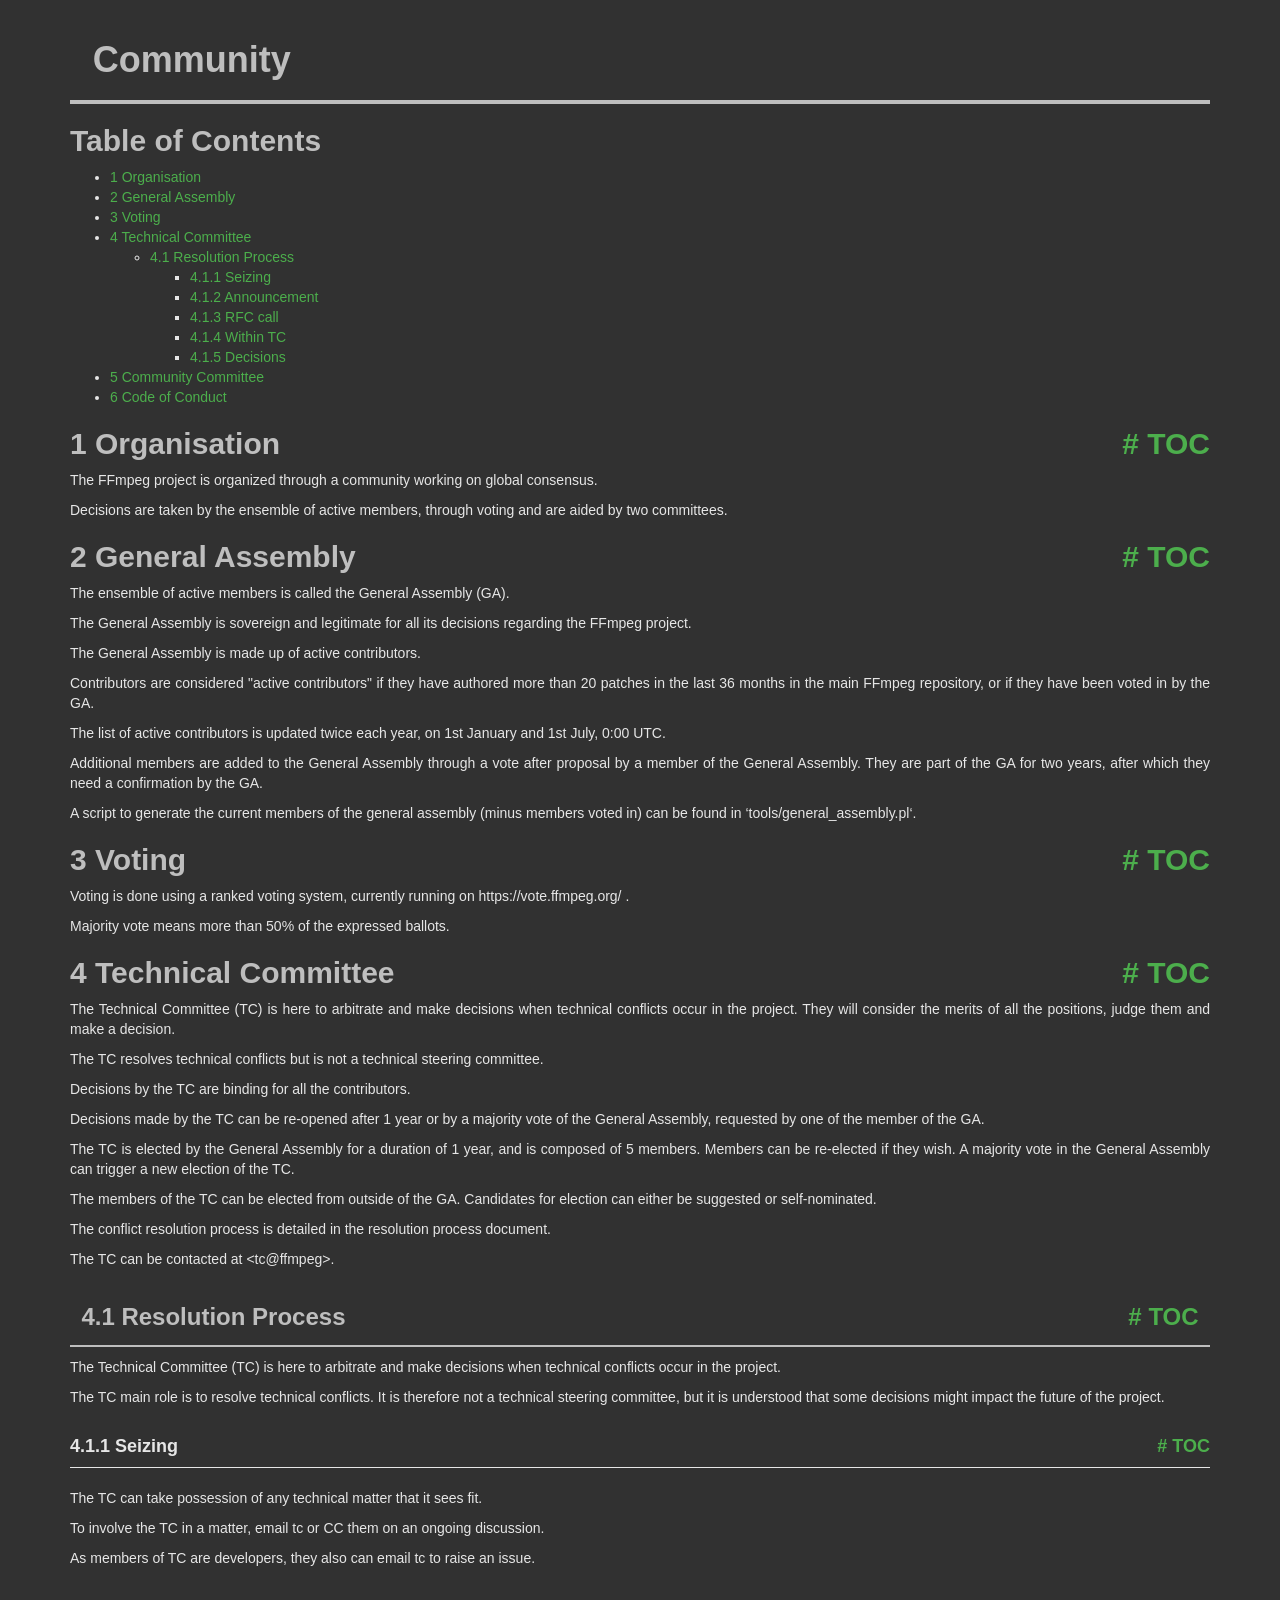
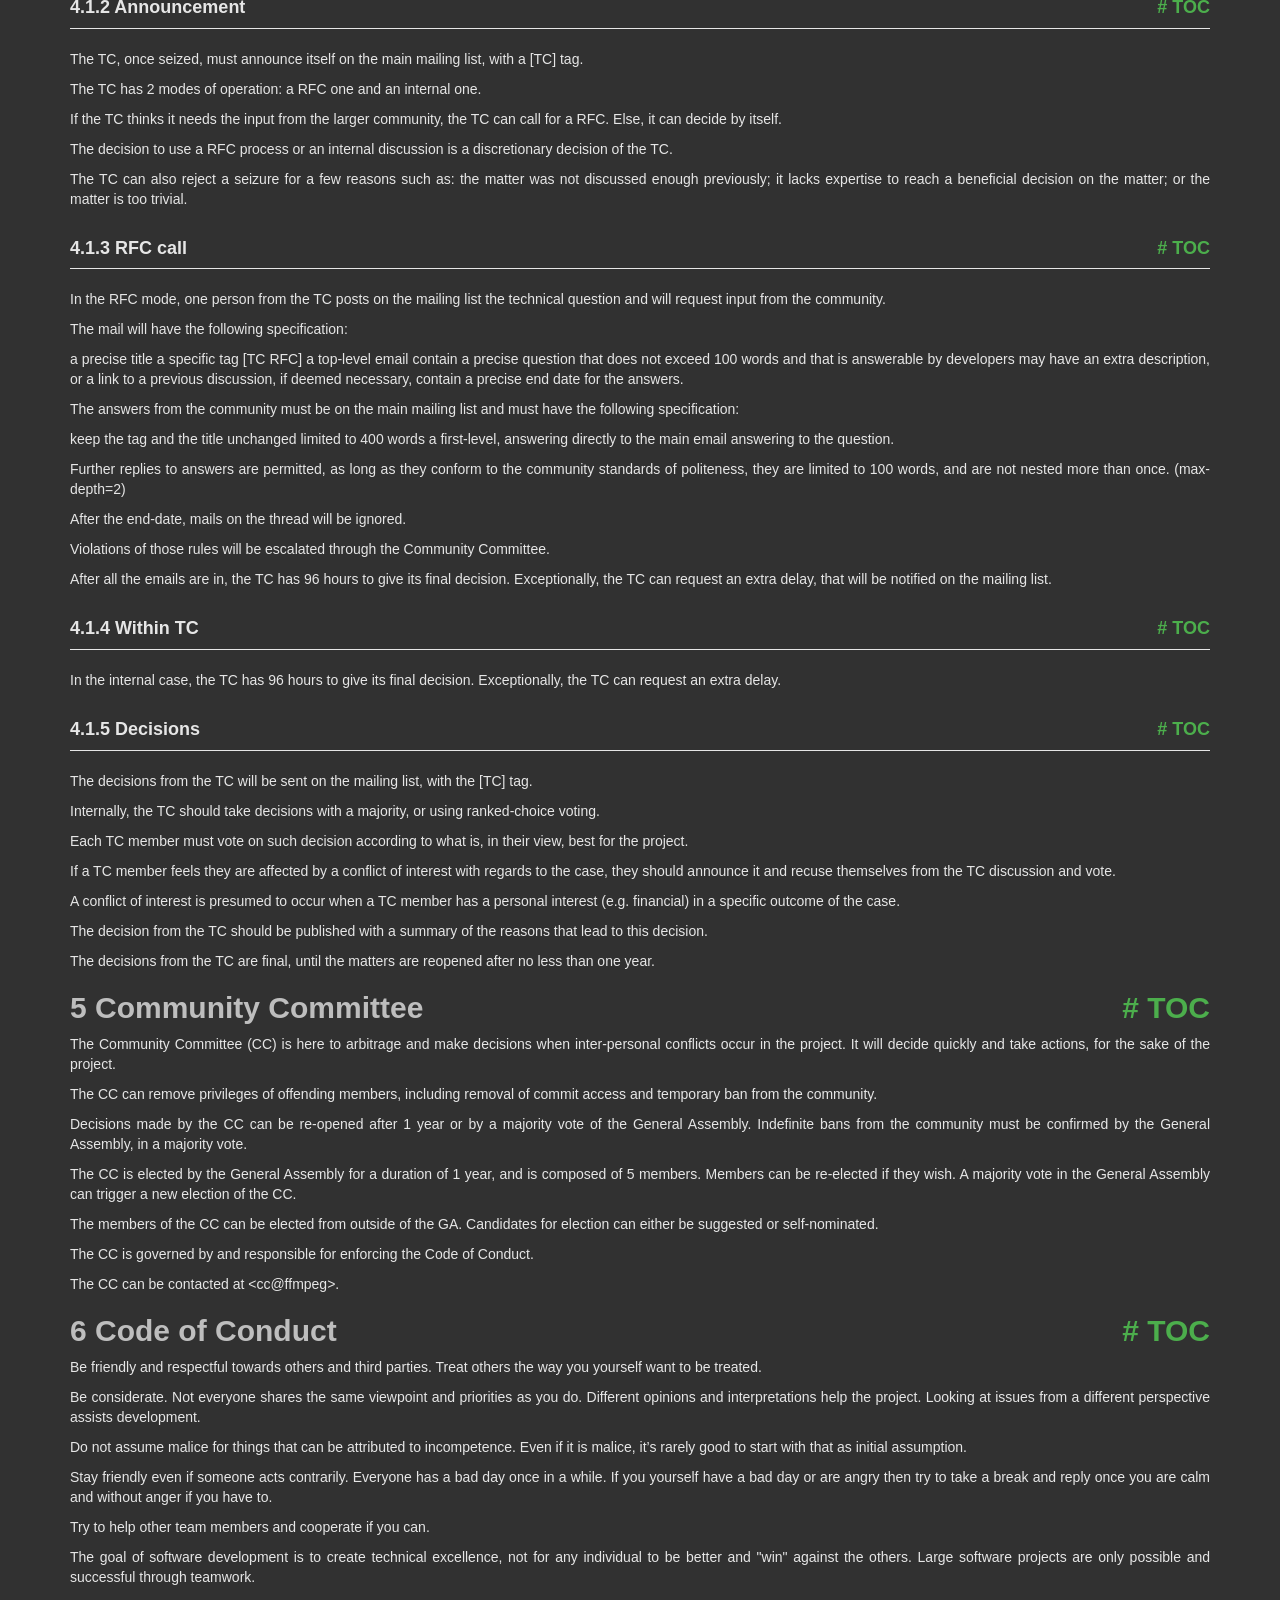
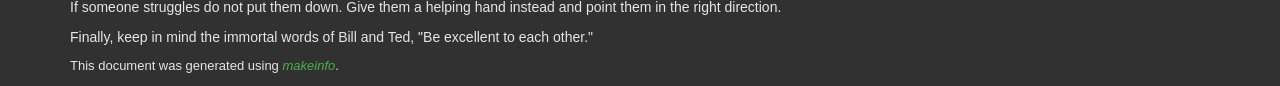
<file: Test Images/ffmpeg-2026-01-05-git-2892815c45-essentials_build/doc/community.html>
<!DOCTYPE html PUBLIC "-//W3C//DTD HTML 4.01 Transitional//EN" "http://www.w3.org/TR/html4/loose.dtd">
<html>
<!-- Created by GNU Texinfo 7.2, https://www.gnu.org/software/texinfo/ -->
  <head>
    <meta charset="utf-8">
    <title>
      Community
    </title>
    <meta name="viewport" content="width=device-width,initial-scale=1.0">
    <link rel="stylesheet" type="text/css" href="bootstrap.min.css">
    <link rel="stylesheet" type="text/css" href="style.min.css">
  </head>
  <body>
    <div class="container">
      <h1>
      Community
      </h1>


<a name="SEC_Top"></a>

<div class="region-contents" id="SEC_Contents">
<h2 class="contents-heading">Table of Contents</h2>

<div class="contents">

<ul class="toc-numbered-mark">
  <li><a id="toc-Organisation" href="#Organisation-1">1 Organisation</a></li>
  <li><a id="toc-General-Assembly" href="#General-Assembly-1">2 General Assembly</a></li>
  <li><a id="toc-Voting" href="#Voting-1">3 Voting</a></li>
  <li><a id="toc-Technical-Committee" href="#Technical-Committee-1">4 Technical Committee</a>
  <ul class="toc-numbered-mark">
    <li><a id="toc-Resolution-Process" href="#Resolution-Process-1">4.1 Resolution Process</a>
    <ul class="toc-numbered-mark">
      <li><a id="toc-Seizing" href="#Seizing">4.1.1 Seizing</a></li>
      <li><a id="toc-Announcement" href="#Announcement">4.1.2 Announcement</a></li>
      <li><a id="toc-RFC-call" href="#RFC-call">4.1.3 RFC call</a></li>
      <li><a id="toc-Within-TC" href="#Within-TC">4.1.4 Within TC</a></li>
      <li><a id="toc-Decisions" href="#Decisions">4.1.5 Decisions</a></li>
    </ul></li>
  </ul></li>
  <li><a id="toc-Community-Committee" href="#Community-Committee-1">5 Community Committee</a></li>
  <li><a id="toc-Code-of-Conduct" href="#Code-of-Conduct-1">6 Code of Conduct</a></li>
</ul>
</div>
</div>

<a class="anchor" id="Organisation"></a><a name="Organisation-1"></a>
<h2 class="chapter">1 Organisation<span class="pull-right"><a class="anchor hidden-xs" href="#Organisation" aria-hidden="true">#</a> <a class="anchor hidden-xs"href="#toc-Organisation" aria-hidden="true">TOC</a></span></h2>

<p>The FFmpeg project is organized through a community working on global consensus.
</p>
<p>Decisions are taken by the ensemble of active members, through voting and are aided by two committees.
</p>
<a class="anchor" id="General-Assembly"></a><a name="General-Assembly-1"></a>
<h2 class="chapter">2 General Assembly<span class="pull-right"><a class="anchor hidden-xs" href="#General-Assembly" aria-hidden="true">#</a> <a class="anchor hidden-xs"href="#toc-General-Assembly" aria-hidden="true">TOC</a></span></h2>

<p>The ensemble of active members is called the General Assembly (GA).
</p>
<p>The General Assembly is sovereign and legitimate for all its decisions regarding the FFmpeg project.
</p>
<p>The General Assembly is made up of active contributors.
</p>
<p>Contributors are considered &quot;active contributors&quot; if they have authored more than 20 patches in the last 36 months in the main FFmpeg repository, or if they have been voted in by the GA.
</p>
<p>The list of active contributors is updated twice each year, on 1st January and 1st July, 0:00 UTC.
</p>
<p>Additional members are added to the General Assembly through a vote after proposal by a member of the General Assembly. They are part of the GA for two years, after which they need a confirmation by the GA.
</p>
<p>A script to generate the current members of the general assembly (minus members voted in) can be found in &lsquo;tools/general_assembly.pl&lsquo;.
</p>
<a class="anchor" id="Voting"></a><a name="Voting-1"></a>
<h2 class="chapter">3 Voting<span class="pull-right"><a class="anchor hidden-xs" href="#Voting" aria-hidden="true">#</a> <a class="anchor hidden-xs"href="#toc-Voting" aria-hidden="true">TOC</a></span></h2>

<p>Voting is done using a ranked voting system, currently running on https://vote.ffmpeg.org/ .
</p>
<p>Majority vote means more than 50% of the expressed ballots.
</p>
<a class="anchor" id="Technical-Committee"></a><a name="Technical-Committee-1"></a>
<h2 class="chapter">4 Technical Committee<span class="pull-right"><a class="anchor hidden-xs" href="#Technical-Committee" aria-hidden="true">#</a> <a class="anchor hidden-xs"href="#toc-Technical-Committee" aria-hidden="true">TOC</a></span></h2>

<p>The Technical Committee (TC) is here to arbitrate and make decisions when technical conflicts occur in the project. They will consider the merits of all the positions, judge them and make a decision.
</p>
<p>The TC resolves technical conflicts but is not a technical steering committee.
</p>
<p>Decisions by the TC are binding for all the contributors.
</p>
<p>Decisions made by the TC can be re-opened after 1 year or by a majority vote of the General Assembly, requested by one of the member of the GA.
</p>
<p>The TC is elected by the General Assembly for a duration of 1 year, and is composed of 5 members. Members can be re-elected if they wish. A majority vote in the General Assembly can trigger a new election of the TC.
</p>
<p>The members of the TC can be elected from outside of the GA. Candidates for election can either be suggested or self-nominated.
</p>
<p>The conflict resolution process is detailed in the resolution process document.
</p>
<p>The TC can be contacted at &lt;tc@ffmpeg&gt;.
</p>
<a class="anchor" id="Resolution-Process"></a><a name="Resolution-Process-1"></a>
<h3 class="section">4.1 Resolution Process<span class="pull-right"><a class="anchor hidden-xs" href="#Resolution-Process" aria-hidden="true">#</a> <a class="anchor hidden-xs"href="#toc-Resolution-Process" aria-hidden="true">TOC</a></span></h3>

<p>The Technical Committee (TC) is here to arbitrate and make decisions when technical conflicts occur in the project.
</p>
<p>The TC main role is to resolve technical conflicts. It is therefore not a technical steering committee, but it is understood that some decisions might impact the future of the project.
</p>
<a name="Seizing"></a>
<h4 class="subsection">4.1.1 Seizing<span class="pull-right"><a class="anchor hidden-xs" href="#Seizing" aria-hidden="true">#</a> <a class="anchor hidden-xs"href="#toc-Seizing" aria-hidden="true">TOC</a></span></h4>

<p>The TC can take possession of any technical matter that it sees fit.
</p>
<p>To involve the TC in a matter, email tc&nbsp;or CC them on an ongoing discussion.
</p>
<p>As members of TC are developers, they also can email tc&nbsp;to raise an issue.
</p><a name="Announcement"></a>
<h4 class="subsection">4.1.2 Announcement<span class="pull-right"><a class="anchor hidden-xs" href="#Announcement" aria-hidden="true">#</a> <a class="anchor hidden-xs"href="#toc-Announcement" aria-hidden="true">TOC</a></span></h4>

<p>The TC, once seized, must announce itself on the main mailing list, with a [TC] tag.
</p>
<p>The TC has 2 modes of operation: a RFC one and an internal one.
</p>
<p>If the TC thinks it needs the input from the larger community, the TC can call for a RFC. Else, it can decide by itself.
</p>
<p>The decision to use a RFC process or an internal discussion is a discretionary decision of the TC.
</p>
<p>The TC can also reject a seizure for a few reasons such as: the matter was not discussed enough previously; it lacks expertise to reach a beneficial decision on the matter; or the matter is too trivial.
</p><a name="RFC-call"></a>
<h4 class="subsection">4.1.3 RFC call<span class="pull-right"><a class="anchor hidden-xs" href="#RFC-call" aria-hidden="true">#</a> <a class="anchor hidden-xs"href="#toc-RFC-call" aria-hidden="true">TOC</a></span></h4>

<p>In the RFC mode, one person from the TC posts on the mailing list the technical question and will request input from the community.
</p>
<p>The mail will have the following specification:
</p>
<p>a precise title
    a specific tag [TC RFC]
    a top-level email
    contain a precise question that does not exceed 100 words and that is answerable by developers
    may have an extra description, or a link to a previous discussion, if deemed necessary,
    contain a precise end date for the answers.
</p>
<p>The answers from the community must be on the main mailing list and must have the following specification:
</p>
<p>keep the tag and the title unchanged
    limited to 400 words
    a first-level, answering directly to the main email
    answering to the question.
</p>
<p>Further replies to answers are permitted, as long as they conform to the community standards of politeness, they are limited to 100 words, and are not nested more than once. (max-depth=2)
</p>
<p>After the end-date, mails on the thread will be ignored.
</p>
<p>Violations of those rules will be escalated through the Community Committee.
</p>
<p>After all the emails are in, the TC has 96 hours to give its final decision. Exceptionally, the TC can request an extra delay, that will be notified on the mailing list.
</p><a name="Within-TC"></a>
<h4 class="subsection">4.1.4 Within TC<span class="pull-right"><a class="anchor hidden-xs" href="#Within-TC" aria-hidden="true">#</a> <a class="anchor hidden-xs"href="#toc-Within-TC" aria-hidden="true">TOC</a></span></h4>

<p>In the internal case, the TC has 96 hours to give its final decision. Exceptionally, the TC can request an extra delay.
</p><a name="Decisions"></a>
<h4 class="subsection">4.1.5 Decisions<span class="pull-right"><a class="anchor hidden-xs" href="#Decisions" aria-hidden="true">#</a> <a class="anchor hidden-xs"href="#toc-Decisions" aria-hidden="true">TOC</a></span></h4>

<p>The decisions from the TC will be sent on the mailing list, with the [TC] tag.
</p>
<p>Internally, the TC should take decisions with a majority, or using ranked-choice voting.
</p>
<p>Each TC member must vote on such decision according to what is, in their view, best for the project.
</p>
<p>If a TC member feels they are affected by a conflict of interest with regards to the case, they should announce it and recuse themselves from the TC
discussion and vote.
</p>
<p>A conflict of interest is presumed to occur when a TC member has a personal interest (e.g. financial) in a specific outcome of the case.
</p>
<p>The decision from the TC should be published with a summary of the reasons that lead to this decision.
</p>
<p>The decisions from the TC are final, until the matters are reopened after no less than one year.
</p>
<a class="anchor" id="Community-Committee"></a><a name="Community-Committee-1"></a>
<h2 class="chapter">5 Community Committee<span class="pull-right"><a class="anchor hidden-xs" href="#Community-Committee" aria-hidden="true">#</a> <a class="anchor hidden-xs"href="#toc-Community-Committee" aria-hidden="true">TOC</a></span></h2>

<p>The Community Committee (CC) is here to arbitrage and make decisions when inter-personal conflicts occur in the project. It will decide quickly and take actions, for the sake of the project.
</p>
<p>The CC can remove privileges of offending members, including removal of commit access and temporary ban from the community.
</p>
<p>Decisions made by the CC can be re-opened after 1 year or by a majority vote of the General Assembly. Indefinite bans from the community must be confirmed by the General Assembly, in a majority vote.
</p>
<p>The CC is elected by the General Assembly for a duration of 1 year, and is composed of 5 members. Members can be re-elected if they wish. A majority vote in the General Assembly can trigger a new election of the CC.
</p>
<p>The members of the CC can be elected from outside of the GA. Candidates for election can either be suggested or self-nominated.
</p>
<p>The CC is governed by and responsible for enforcing the Code of Conduct.
</p>
<p>The CC can be contacted at &lt;cc@ffmpeg&gt;.
</p>
<a class="anchor" id="Code-of-Conduct"></a><a name="Code-of-Conduct-1"></a>
<h2 class="chapter">6 Code of Conduct<span class="pull-right"><a class="anchor hidden-xs" href="#Code-of-Conduct" aria-hidden="true">#</a> <a class="anchor hidden-xs"href="#toc-Code-of-Conduct" aria-hidden="true">TOC</a></span></h2>

<p>Be friendly and respectful towards others and third parties.
Treat others the way you yourself want to be treated.
</p>
<p>Be considerate. Not everyone shares the same viewpoint and priorities as you do.
Different opinions and interpretations help the project.
Looking at issues from a different perspective assists development.
</p>
<p>Do not assume malice for things that can be attributed to incompetence. Even if
it is malice, it&rsquo;s rarely good to start with that as initial assumption.
</p>
<p>Stay friendly even if someone acts contrarily. Everyone has a bad day
once in a while.
If you yourself have a bad day or are angry then try to take a break and reply
once you are calm and without anger if you have to.
</p>
<p>Try to help other team members and cooperate if you can.
</p>
<p>The goal of software development is to create technical excellence, not for any
individual to be better and &quot;win&quot; against the others. Large software projects
are only possible and successful through teamwork.
</p>
<p>If someone struggles do not put them down. Give them a helping hand
instead and point them in the right direction.
</p>
<p>Finally, keep in mind the immortal words of Bill and Ted,
&quot;Be excellent to each other.&quot;
</p>
      <p style="font-size: small;">
        This document was generated using <a class="uref" href="https://www.gnu.org/software/texinfo/"><em class="emph">makeinfo</em></a>.
      </p>
    </div>
  </body>
</html>
</file>
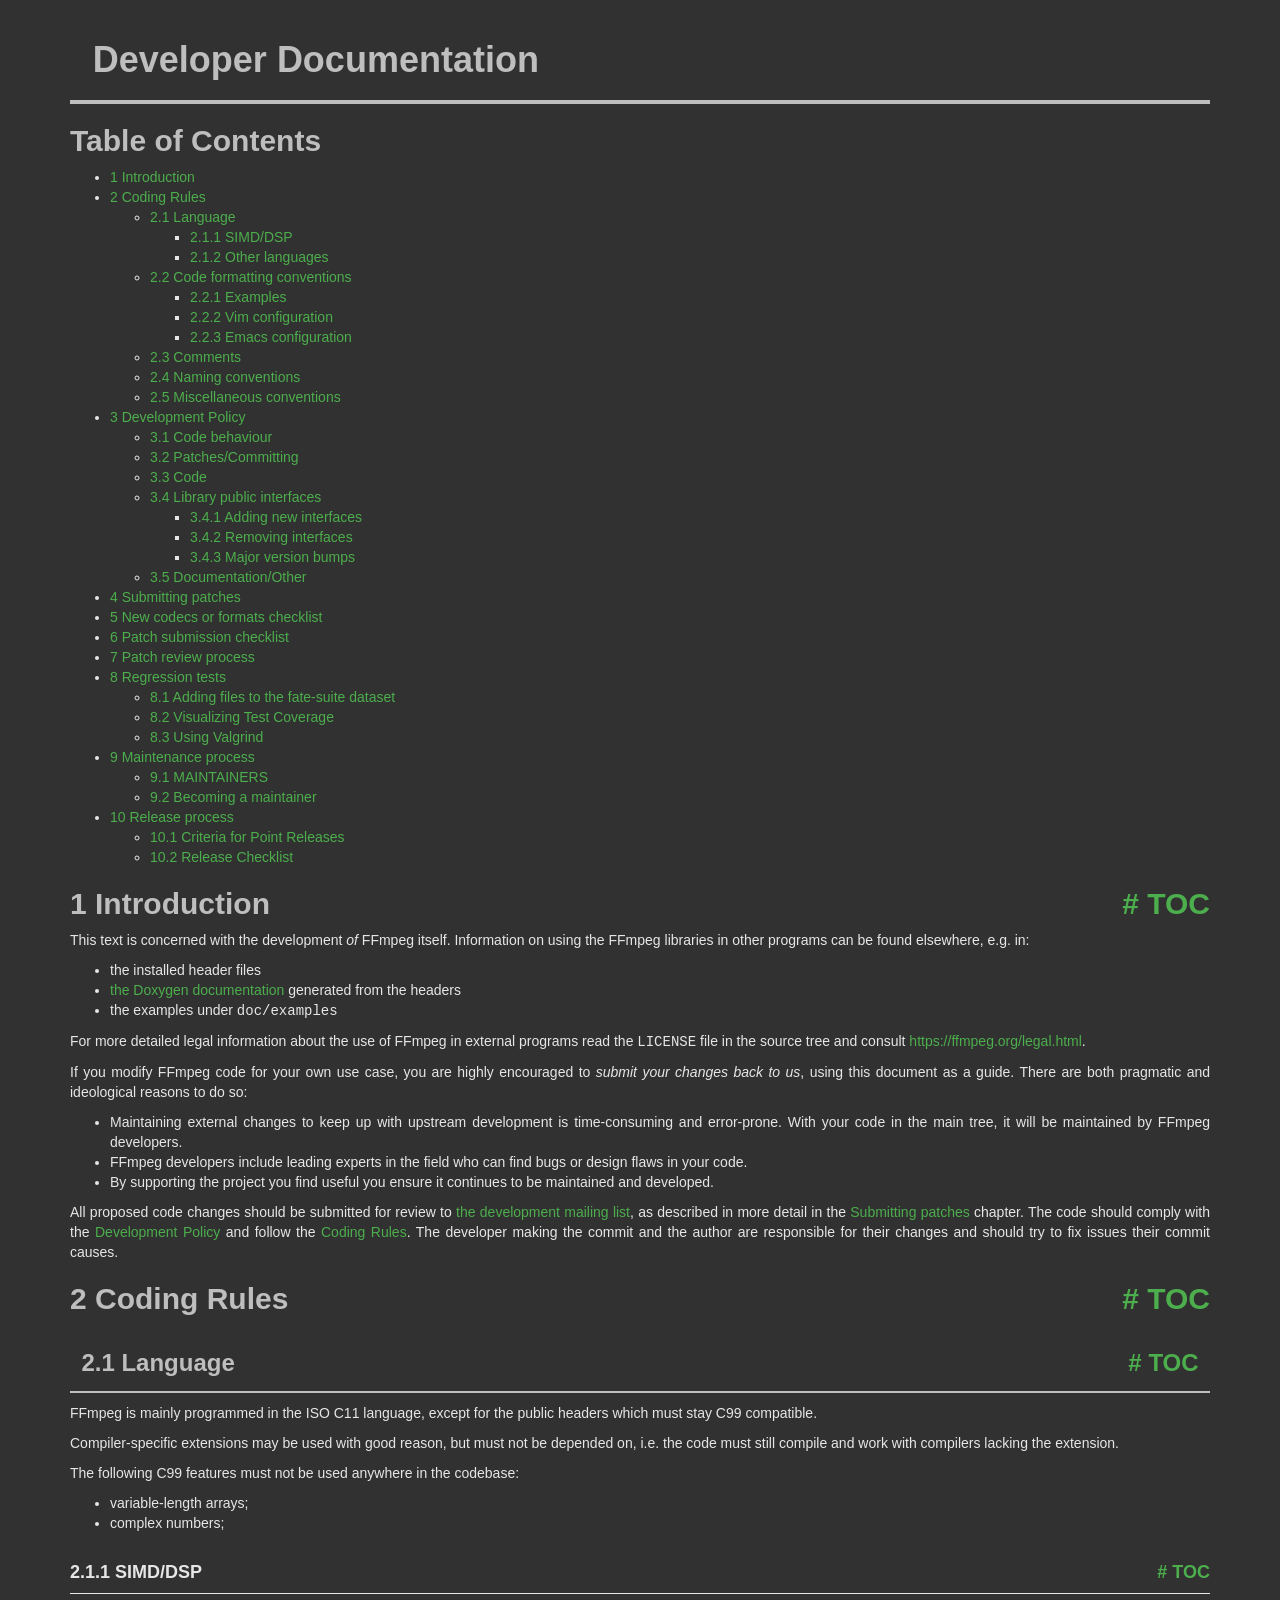
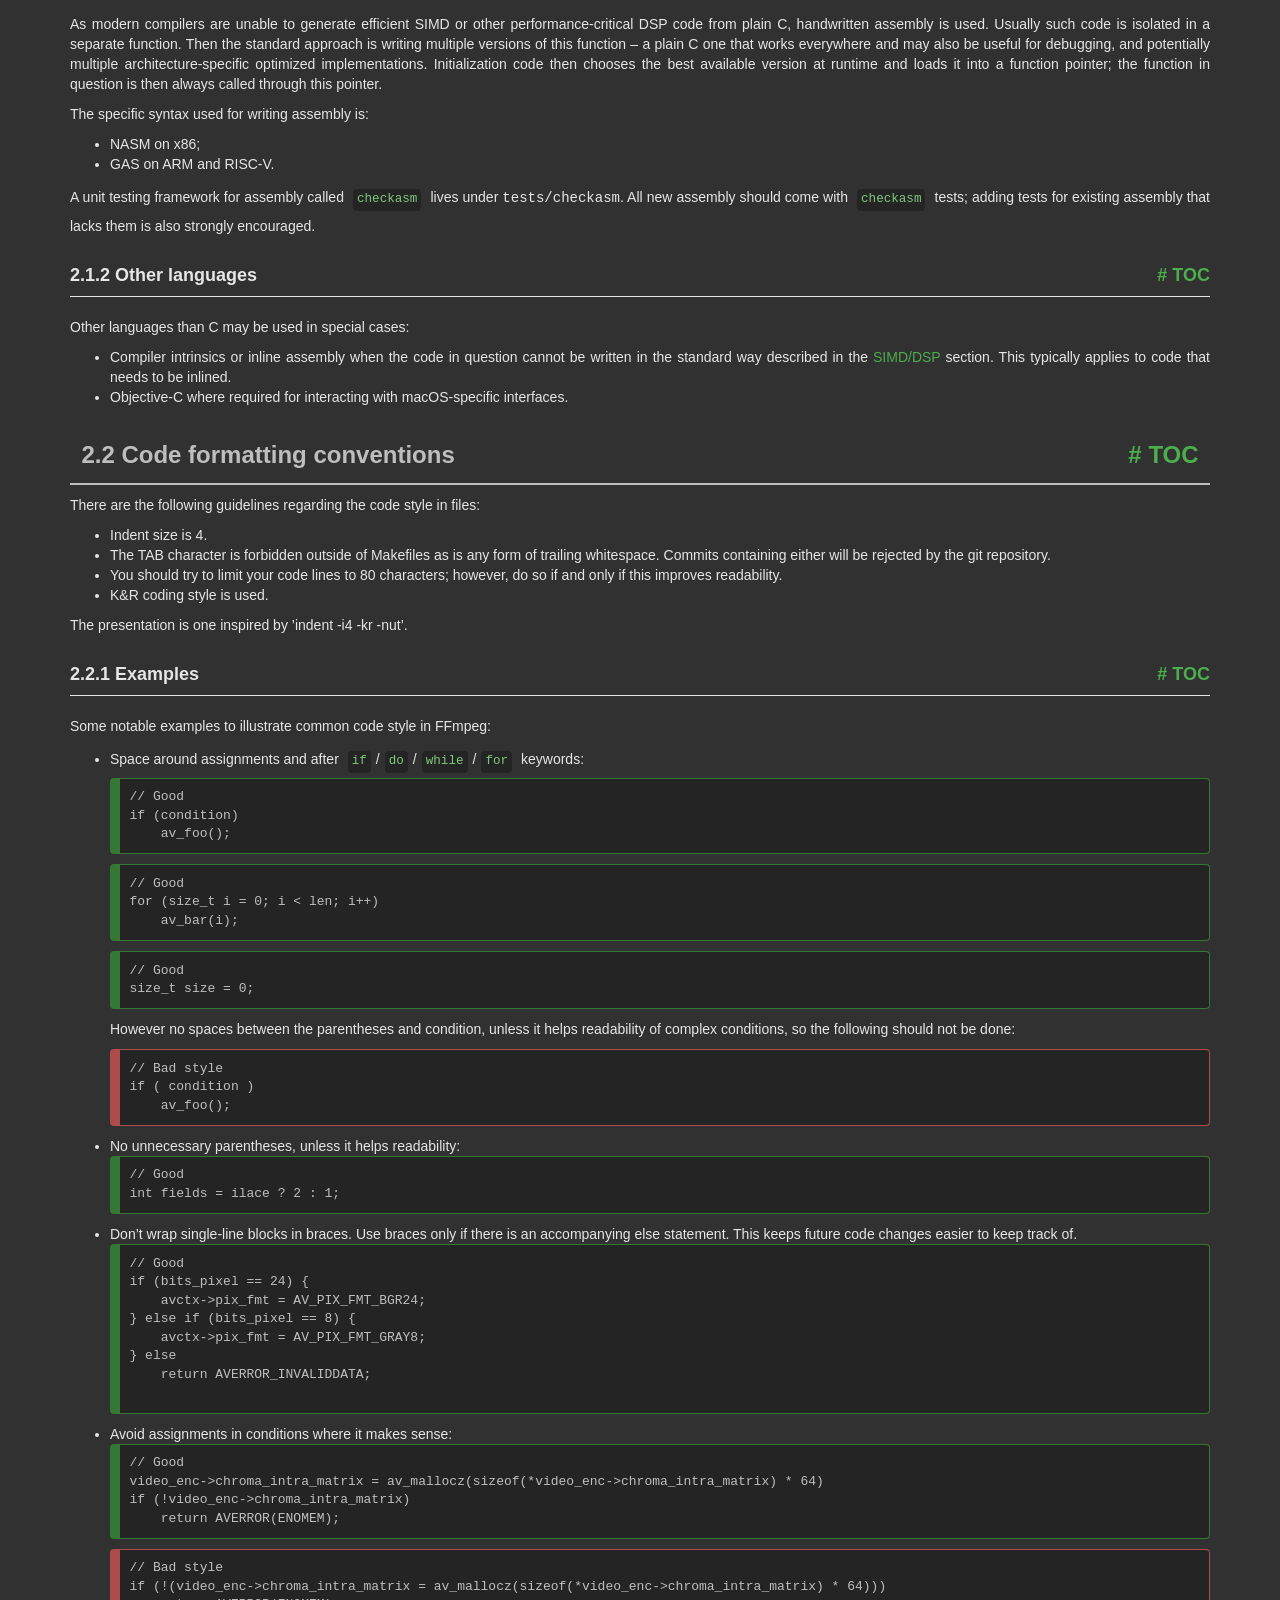
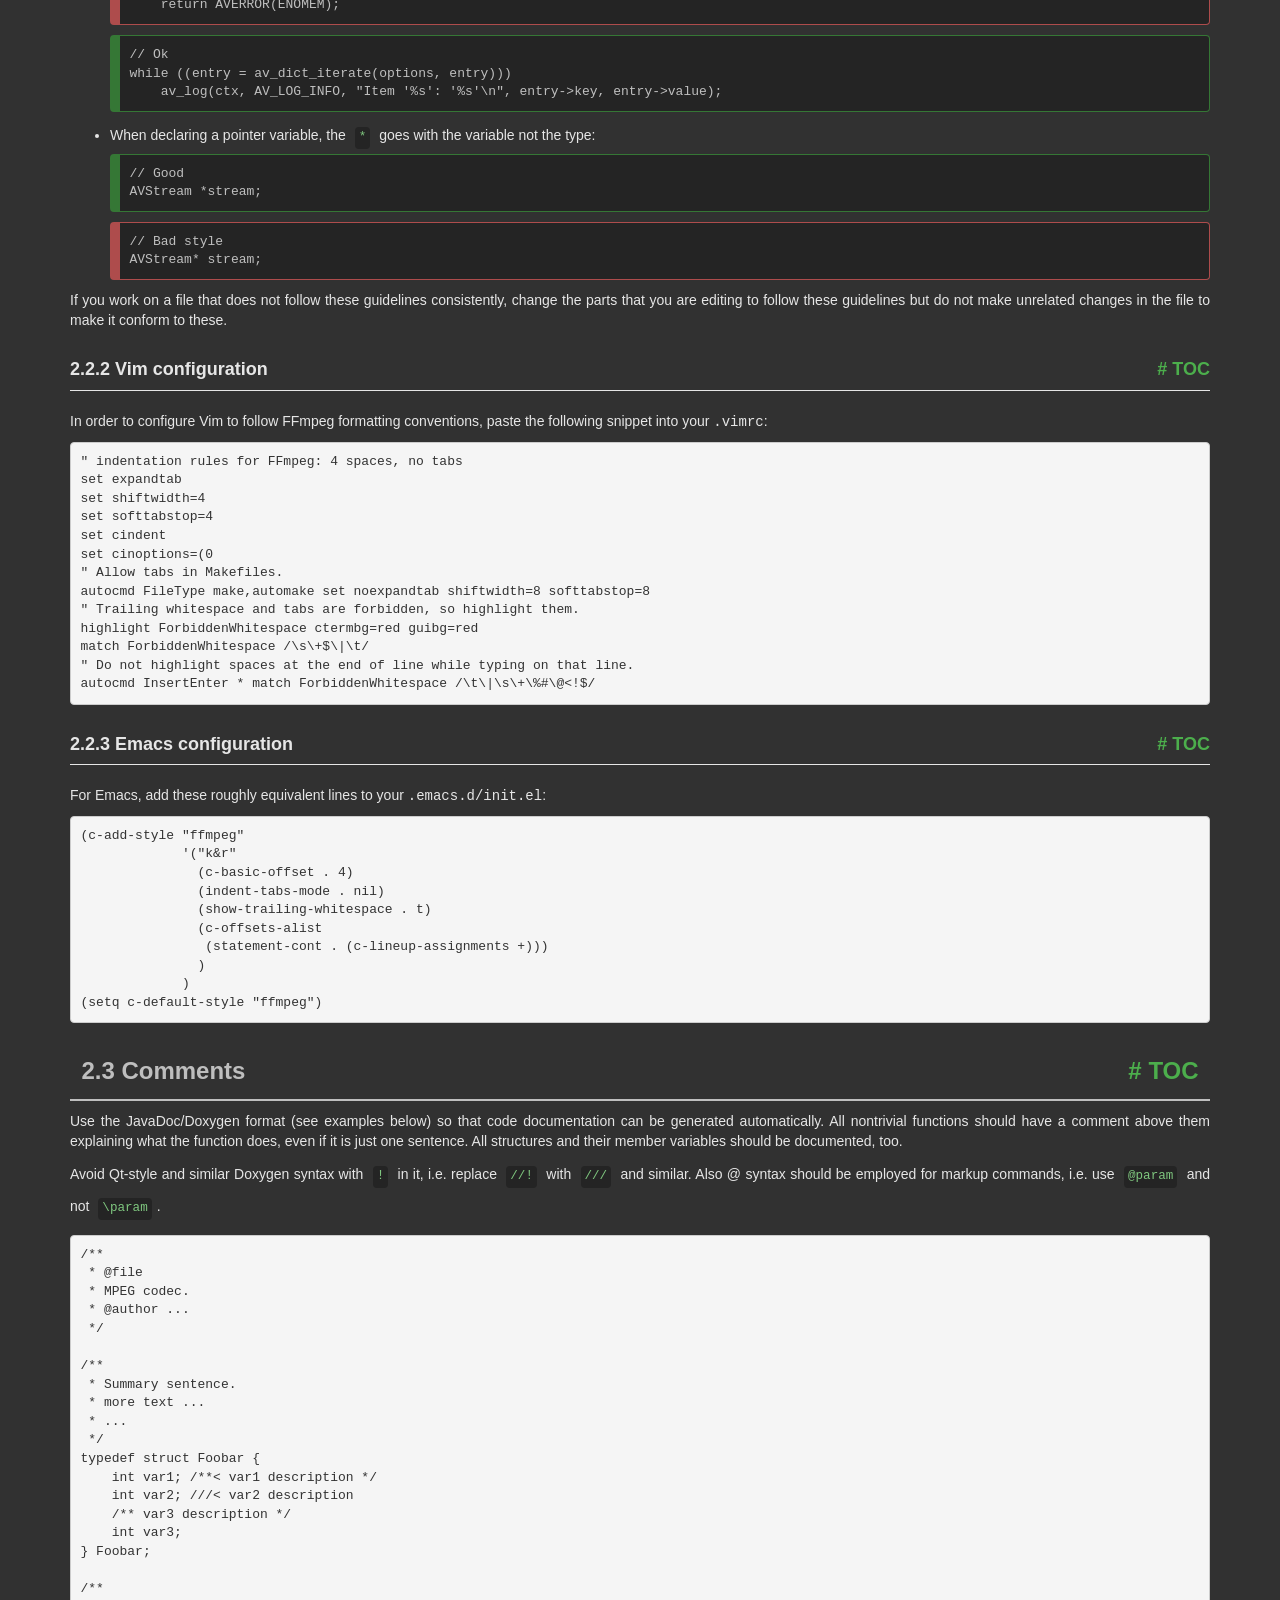
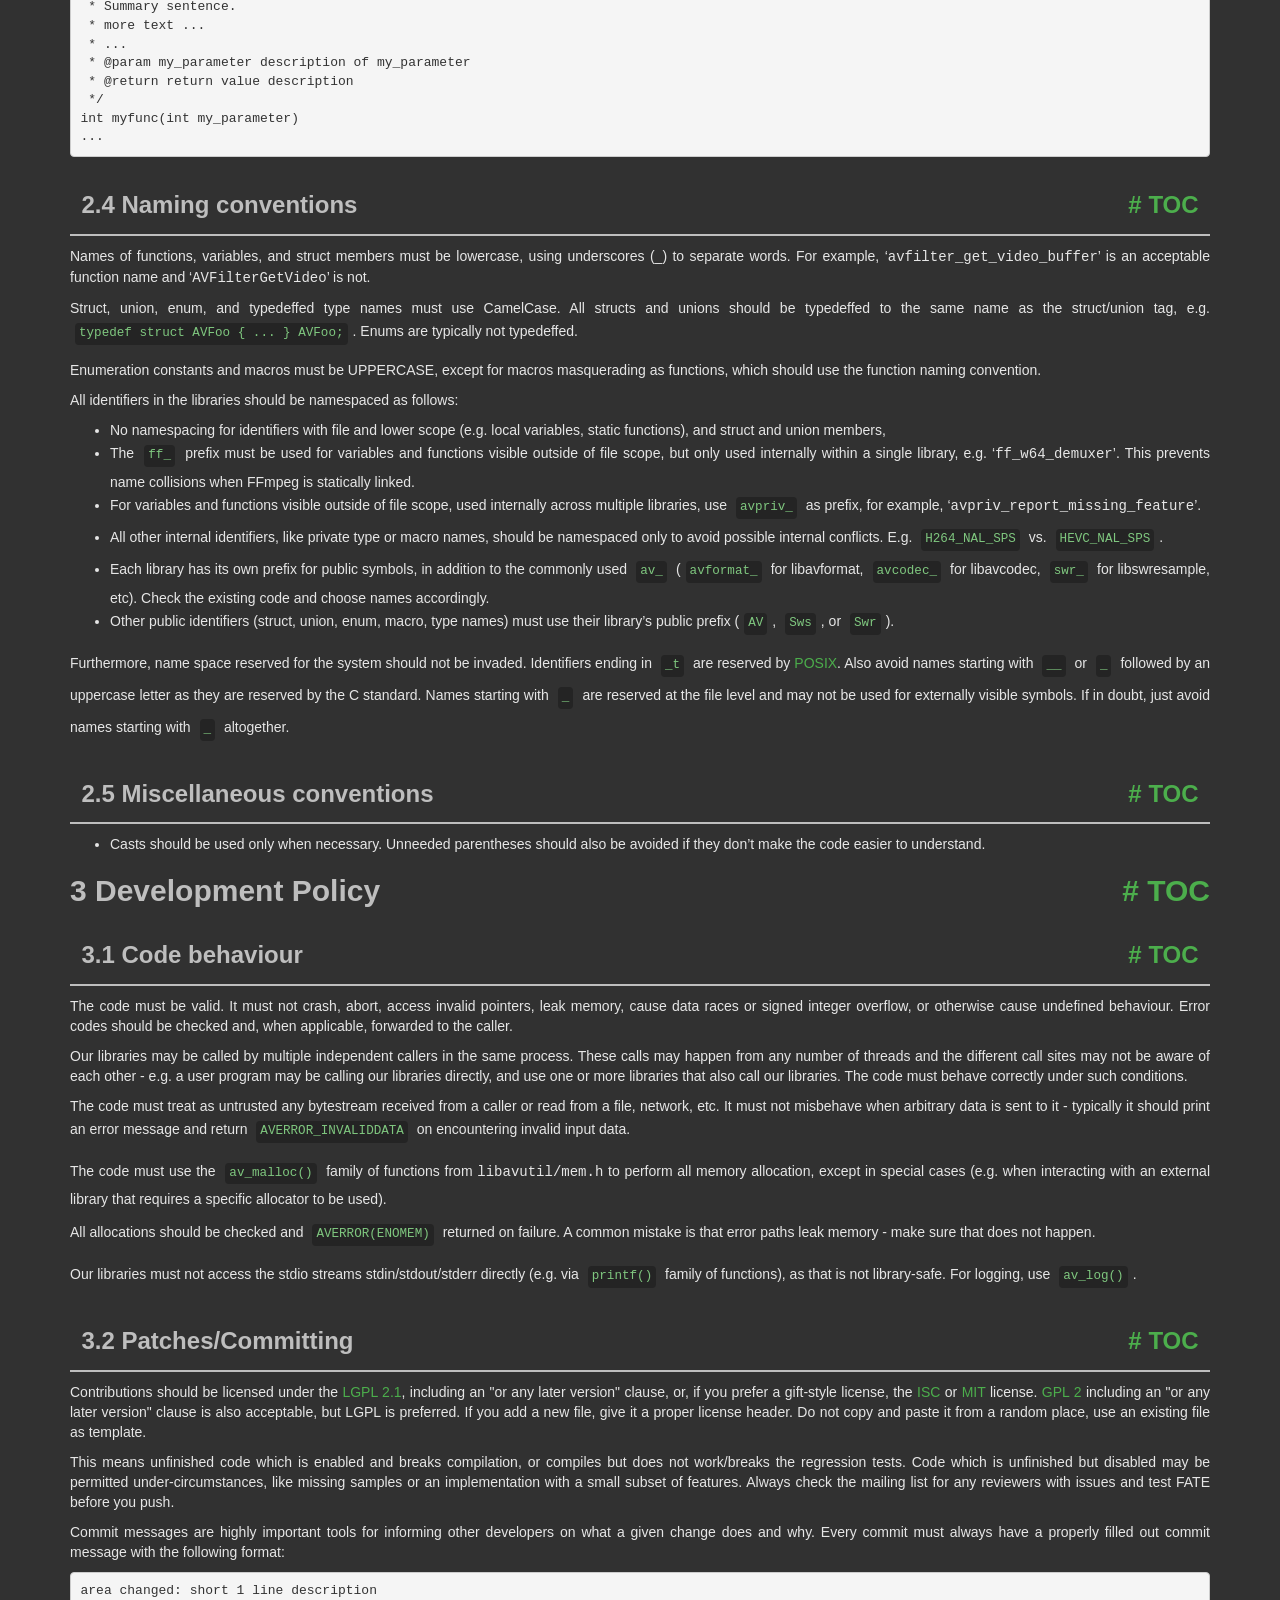
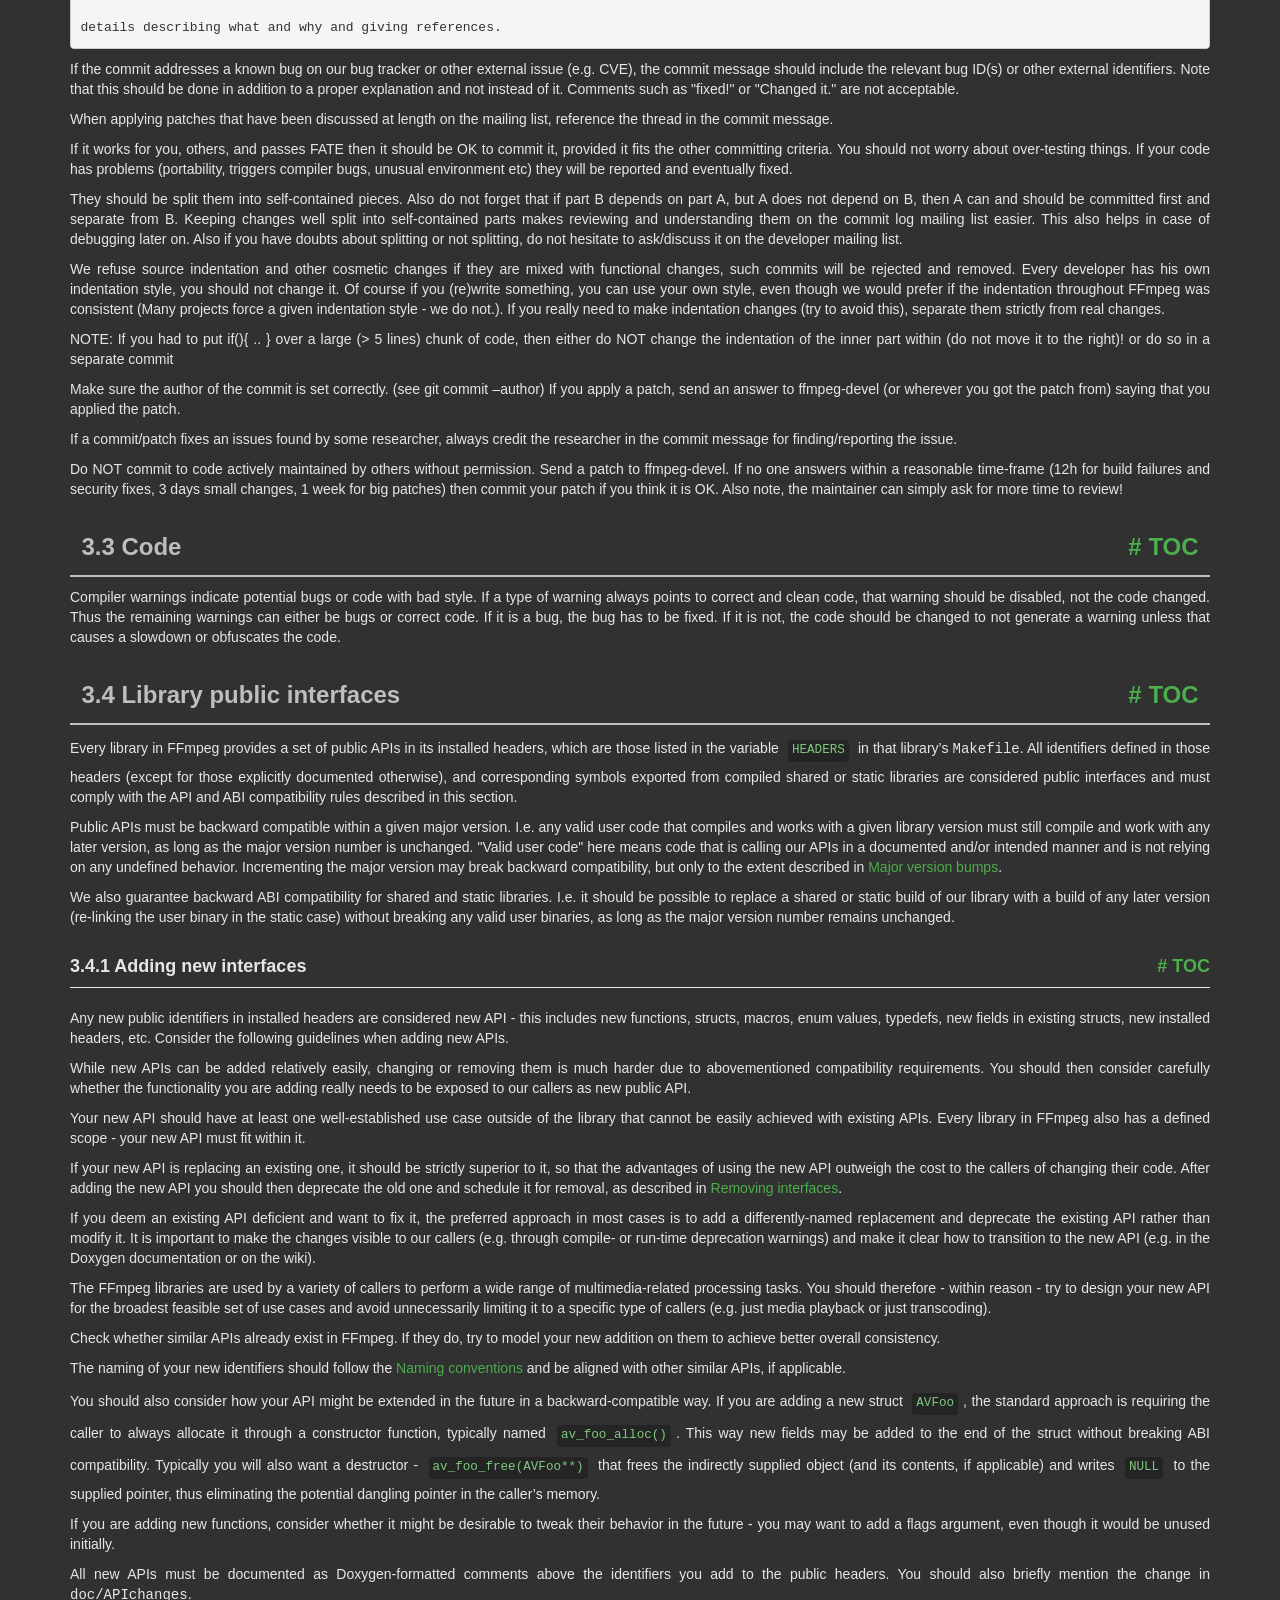
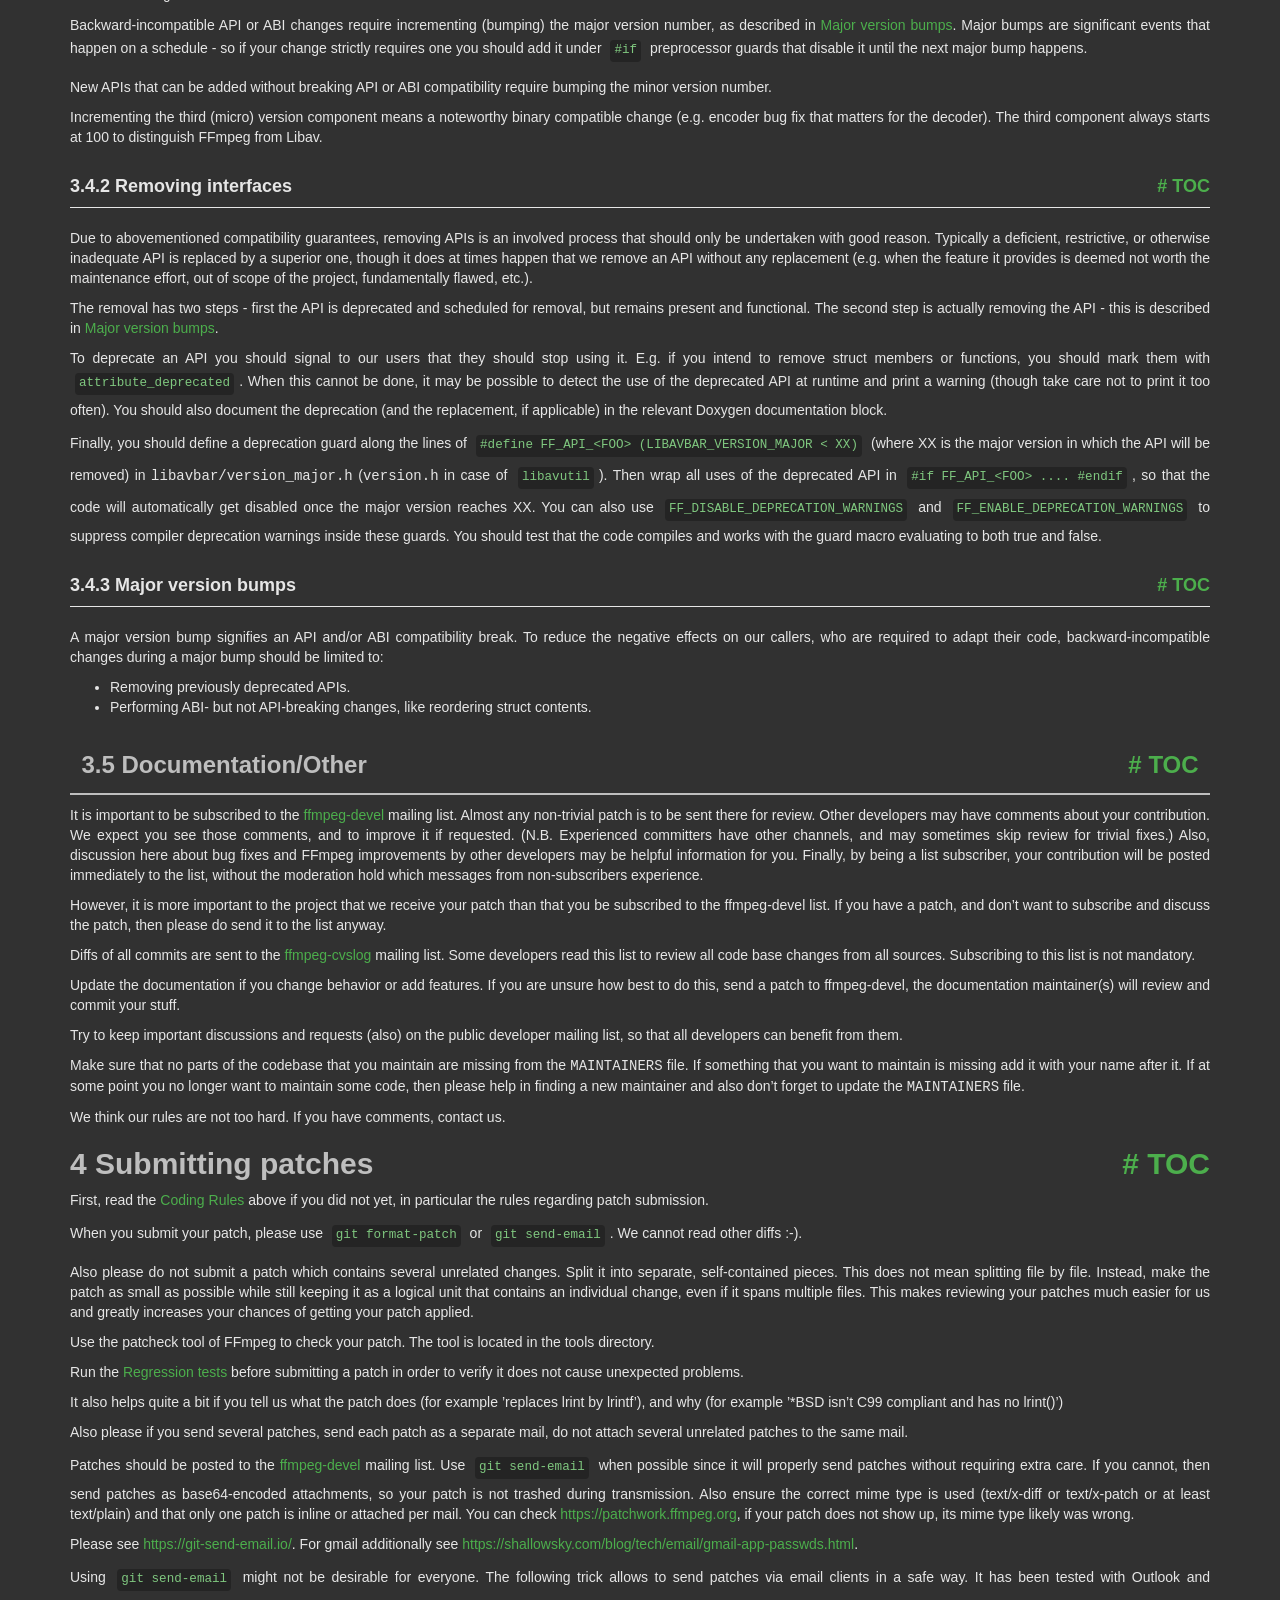
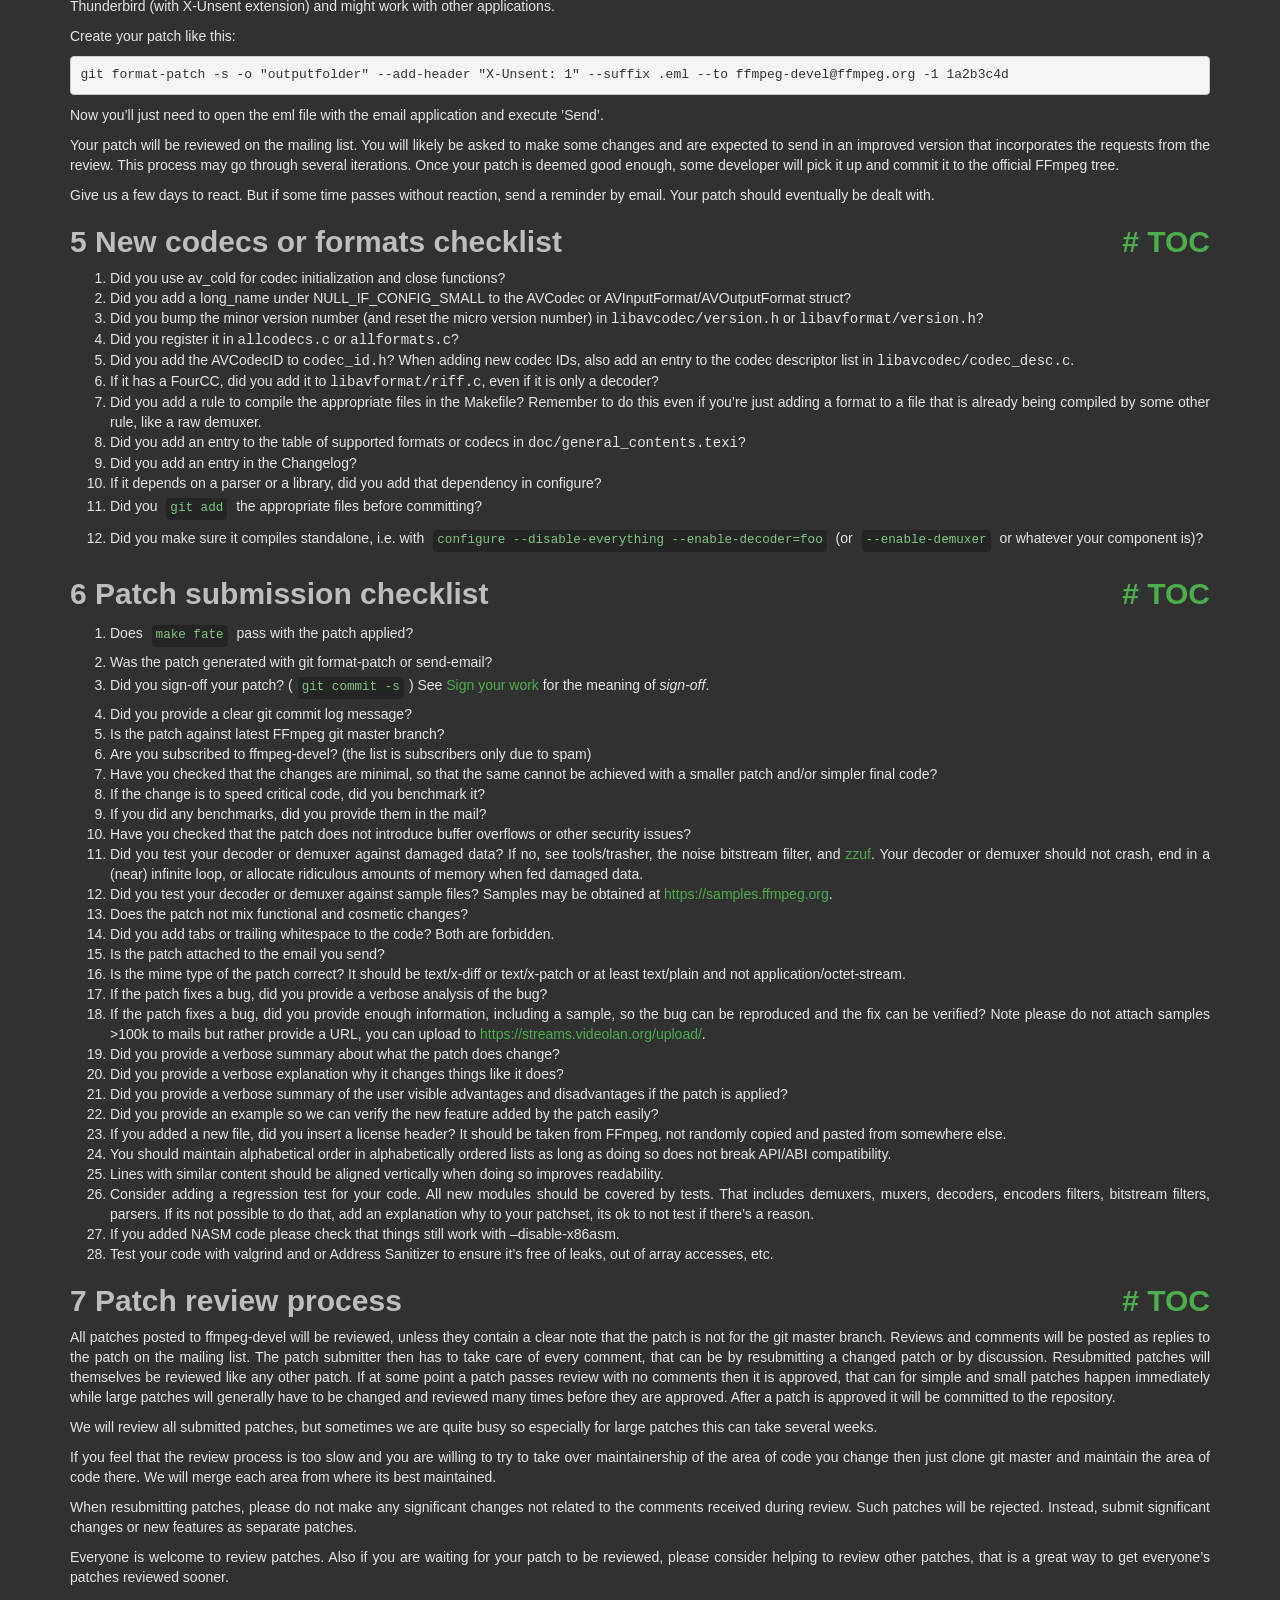
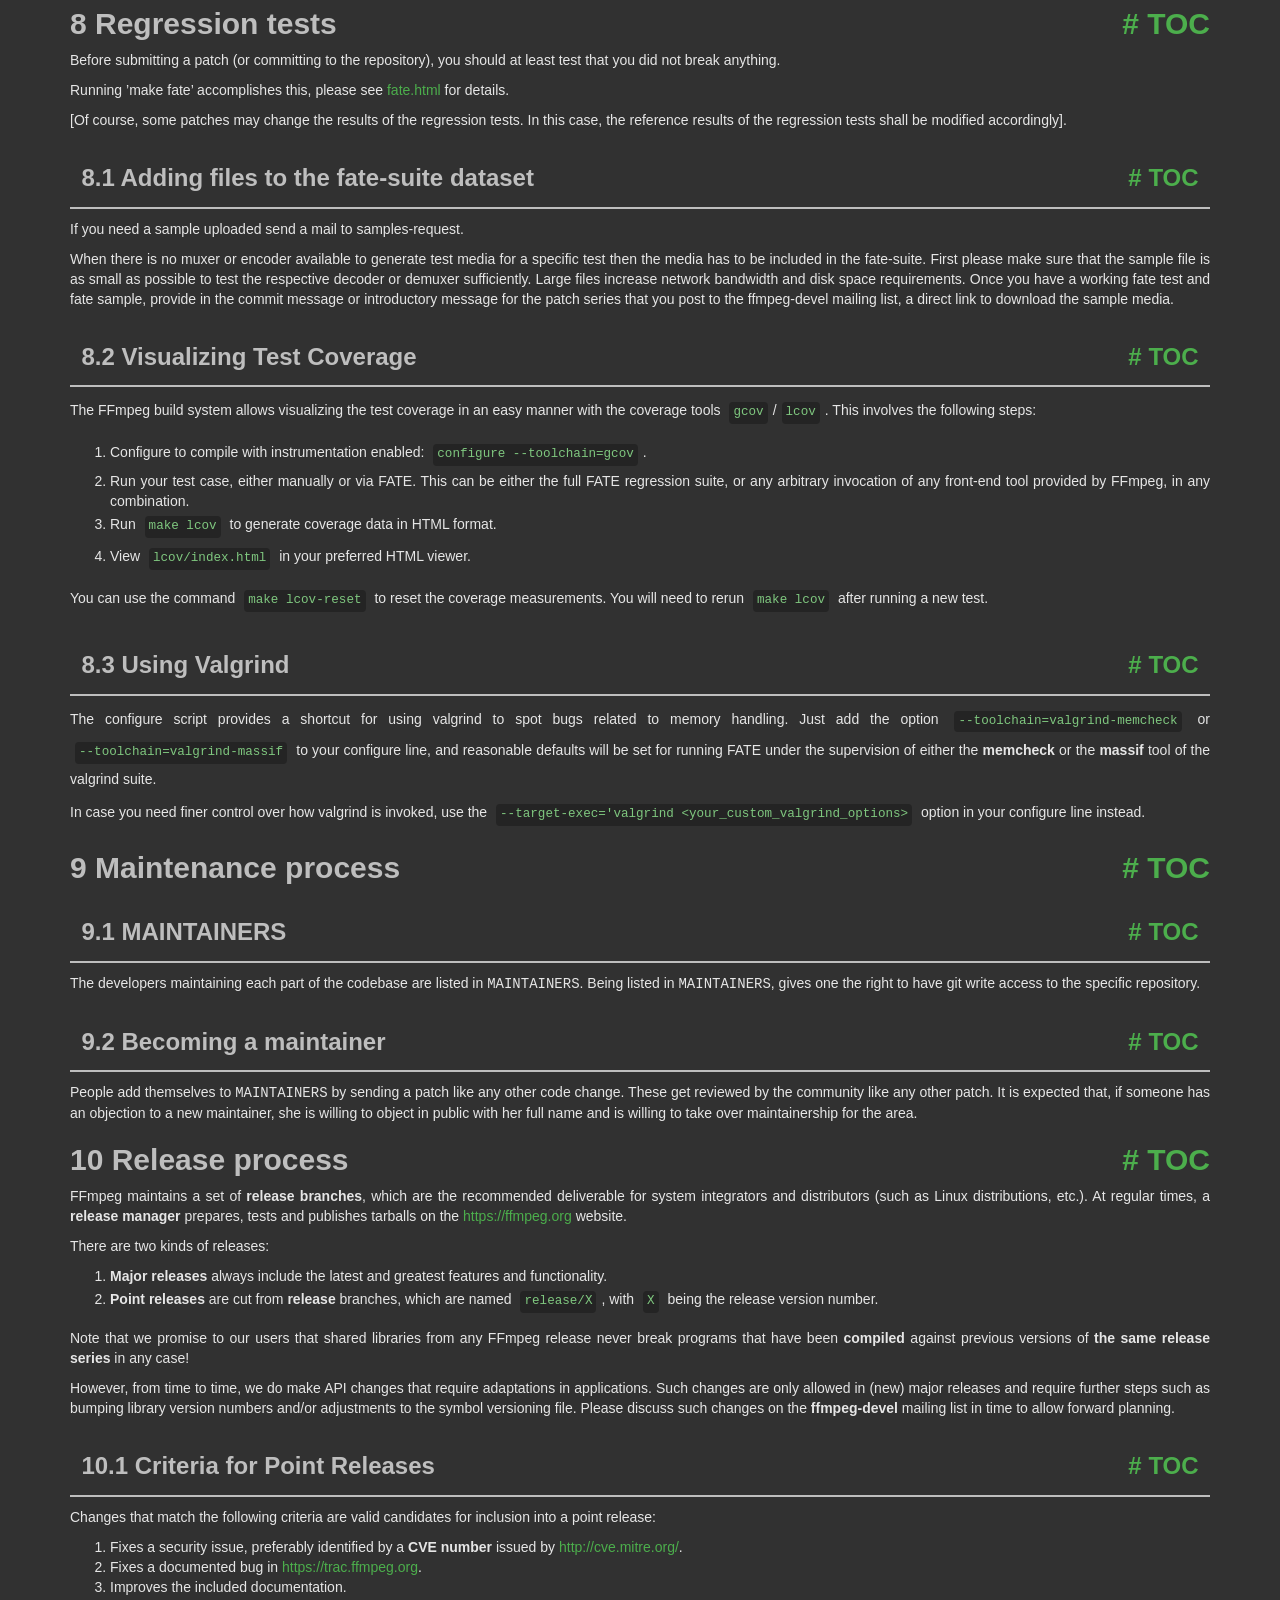
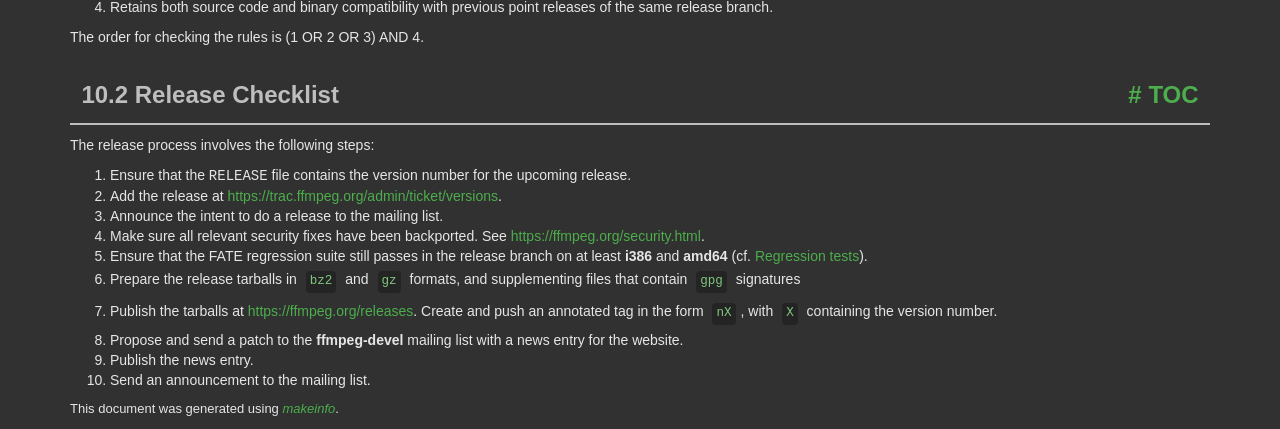
<file: Test Images/ffmpeg-2026-01-05-git-2892815c45-essentials_build/doc/developer.html>
<!DOCTYPE html PUBLIC "-//W3C//DTD HTML 4.01 Transitional//EN" "http://www.w3.org/TR/html4/loose.dtd">
<html>
<!-- Created by GNU Texinfo 7.2, https://www.gnu.org/software/texinfo/ -->
  <head>
    <meta charset="utf-8">
    <title>
      Developer Documentation
    </title>
    <meta name="viewport" content="width=device-width,initial-scale=1.0">
    <link rel="stylesheet" type="text/css" href="bootstrap.min.css">
    <link rel="stylesheet" type="text/css" href="style.min.css">
  </head>
  <body>
    <div class="container">
      <h1>
      Developer Documentation
      </h1>


<a name="SEC_Top"></a>

<div class="region-contents" id="SEC_Contents">
<h2 class="contents-heading">Table of Contents</h2>

<div class="contents">

<ul class="toc-numbered-mark">
  <li><a id="toc-Introduction" href="#Introduction">1 Introduction</a></li>
  <li><a id="toc-Coding-Rules" href="#Coding-Rules-1">2 Coding Rules</a>
  <ul class="toc-numbered-mark">
    <li><a id="toc-Language" href="#Language">2.1 Language</a>
    <ul class="toc-numbered-mark">
      <li><a id="toc-SIMD_002fDSP" href="#SIMD_002fDSP-1">2.1.1 SIMD/DSP</a></li>
      <li><a id="toc-Other-languages" href="#Other-languages">2.1.2 Other languages</a></li>
    </ul></li>
    <li><a id="toc-Code-formatting-conventions" href="#Code-formatting-conventions">2.2 Code formatting conventions</a>
    <ul class="toc-numbered-mark">
      <li><a id="toc-Examples" href="#Examples">2.2.1 Examples</a></li>
      <li><a id="toc-Vim-configuration" href="#Vim-configuration">2.2.2 Vim configuration</a></li>
      <li><a id="toc-Emacs-configuration" href="#Emacs-configuration">2.2.3 Emacs configuration</a></li>
    </ul></li>
    <li><a id="toc-Comments" href="#Comments">2.3 Comments</a></li>
    <li><a id="toc-Naming-conventions" href="#Naming-conventions-1">2.4 Naming conventions</a></li>
    <li><a id="toc-Miscellaneous-conventions" href="#Miscellaneous-conventions">2.5 Miscellaneous conventions</a></li>
  </ul></li>
  <li><a id="toc-Development-Policy" href="#Development-Policy-1">3 Development Policy</a>
  <ul class="toc-numbered-mark">
    <li><a id="toc-Code-behaviour" href="#Code-behaviour">3.1 Code behaviour</a></li>
    <li><a id="toc-Patches_002fCommitting" href="#Patches_002fCommitting">3.2 Patches/Committing</a></li>
    <li><a id="toc-Code" href="#Code">3.3 Code</a></li>
    <li><a id="toc-Library-public-interfaces" href="#Library-public-interfaces">3.4 Library public interfaces</a>
    <ul class="toc-numbered-mark">
      <li><a id="toc-Adding-new-interfaces" href="#Adding-new-interfaces">3.4.1 Adding new interfaces</a></li>
      <li><a id="toc-Removing-interfaces" href="#Removing-interfaces-1">3.4.2 Removing interfaces</a></li>
      <li><a id="toc-Major-version-bumps" href="#Major-version-bumps-1">3.4.3 Major version bumps</a></li>
    </ul></li>
    <li><a id="toc-Documentation_002fOther" href="#Documentation_002fOther">3.5 Documentation/Other</a></li>
  </ul></li>
  <li><a id="toc-Submitting-patches" href="#Submitting-patches-1">4 Submitting patches</a></li>
  <li><a id="toc-New-codecs-or-formats-checklist" href="#New-codecs-or-formats-checklist">5 New codecs or formats checklist</a></li>
  <li><a id="toc-Patch-submission-checklist" href="#Patch-submission-checklist">6 Patch submission checklist</a></li>
  <li><a id="toc-Patch-review-process" href="#Patch-review-process">7 Patch review process</a></li>
  <li><a id="toc-Regression-tests" href="#Regression-tests-1">8 Regression tests</a>
  <ul class="toc-numbered-mark">
    <li><a id="toc-Adding-files-to-the-fate_002dsuite-dataset" href="#Adding-files-to-the-fate_002dsuite-dataset">8.1 Adding files to the fate-suite dataset</a></li>
    <li><a id="toc-Visualizing-Test-Coverage" href="#Visualizing-Test-Coverage">8.2 Visualizing Test Coverage</a></li>
    <li><a id="toc-Using-Valgrind" href="#Using-Valgrind">8.3 Using Valgrind</a></li>
  </ul></li>
  <li><a id="toc-Maintenance-process" href="#Maintenance-process">9 Maintenance process</a>
  <ul class="toc-numbered-mark">
    <li><a id="toc-MAINTAINERS" href="#MAINTAINERS-1">9.1 MAINTAINERS</a></li>
    <li><a id="toc-Becoming-a-maintainer" href="#Becoming-a-maintainer-1">9.2 Becoming a maintainer</a></li>
  </ul></li>
  <li><a id="toc-Release-process" href="#Release-process-1">10 Release process</a>
  <ul class="toc-numbered-mark">
    <li><a id="toc-Criteria-for-Point-Releases" href="#Criteria-for-Point-Releases-1">10.1 Criteria for Point Releases</a></li>
    <li><a id="toc-Release-Checklist" href="#Release-Checklist">10.2 Release Checklist</a></li>
  </ul></li>
</ul>
</div>
</div>

<a name="Introduction"></a>
<h2 class="chapter">1 Introduction<span class="pull-right"><a class="anchor hidden-xs" href="#Introduction" aria-hidden="true">#</a> <a class="anchor hidden-xs"href="#toc-Introduction" aria-hidden="true">TOC</a></span></h2>

<p>This text is concerned with the development <em class="emph">of</em> FFmpeg itself. Information
on using the FFmpeg libraries in other programs can be found elsewhere, e.g. in:
</p><ul class="itemize mark-bullet">
<li>the installed header files
</li><li><a class="url" href="http://ffmpeg.org/doxygen/trunk/index.html">the Doxygen documentation</a>
generated from the headers
</li><li>the examples under <samp class="file">doc/examples</samp>
</li></ul>

<p>For more detailed legal information about the use of FFmpeg in
external programs read the <samp class="file">LICENSE</samp> file in the source tree and
consult <a class="url" href="https://ffmpeg.org/legal.html">https://ffmpeg.org/legal.html</a>.
</p>
<p>If you modify FFmpeg code for your own use case, you are highly encouraged to
<em class="emph">submit your changes back to us</em>, using this document as a guide. There are
both pragmatic and ideological reasons to do so:
</p><ul class="itemize mark-bullet">
<li>Maintaining external changes to keep up with upstream development is
time-consuming and error-prone. With your code in the main tree, it will be
maintained by FFmpeg developers.
</li><li>FFmpeg developers include leading experts in the field who can find bugs or
design flaws in your code.
</li><li>By supporting the project you find useful you ensure it continues to be
maintained and developed.
</li></ul>

<p>All proposed code changes should be submitted for review to
<a class="url" href="mailto:ffmpeg-devel@ffmpeg.org">the development mailing list</a>, as
described in more detail in the <a class="ref" href="#Submitting-patches">Submitting patches</a> chapter. The code
should comply with the <a class="ref" href="#Development-Policy">Development Policy</a> and follow the <a class="ref" href="#Coding-Rules">Coding Rules</a>.
The developer making the commit and the author are responsible for their changes
and should try to fix issues their commit causes.
</p>
<a class="anchor" id="Coding-Rules"></a><a name="Coding-Rules-1"></a>
<h2 class="chapter">2 Coding Rules<span class="pull-right"><a class="anchor hidden-xs" href="#Coding-Rules" aria-hidden="true">#</a> <a class="anchor hidden-xs"href="#toc-Coding-Rules" aria-hidden="true">TOC</a></span></h2>

<a name="Language"></a>
<h3 class="section">2.1 Language<span class="pull-right"><a class="anchor hidden-xs" href="#Language" aria-hidden="true">#</a> <a class="anchor hidden-xs"href="#toc-Language" aria-hidden="true">TOC</a></span></h3>

<p>FFmpeg is mainly programmed in the ISO C11 language, except for the public
headers which must stay C99 compatible.
</p>
<p>Compiler-specific extensions may be used with good reason, but must not be
depended on, i.e. the code must still compile and work with compilers lacking
the extension.
</p>
<p>The following C99 features must not be used anywhere in the codebase:
</p><ul class="itemize mark-bullet">
<li>variable-length arrays;

</li><li>complex numbers;
</li></ul>

<a name="SIMD_002fDSP-1"></a>
<h4 class="subsection">2.1.1 SIMD/DSP<span class="pull-right"><a class="anchor hidden-xs" href="#SIMD_002fDSP" aria-hidden="true">#</a> <a class="anchor hidden-xs"href="#toc-SIMD_002fDSP" aria-hidden="true">TOC</a></span></h4>
<a class="anchor" id="SIMD_002fDSP"></a>
<p>As modern compilers are unable to generate efficient SIMD or other
performance-critical DSP code from plain C, handwritten assembly is used.
Usually such code is isolated in a separate function. Then the standard approach
is writing multiple versions of this function – a plain C one that works
everywhere and may also be useful for debugging, and potentially multiple
architecture-specific optimized implementations. Initialization code then
chooses the best available version at runtime and loads it into a function
pointer; the function in question is then always called through this pointer.
</p>
<p>The specific syntax used for writing assembly is:
</p><ul class="itemize mark-bullet">
<li>NASM on x86;

</li><li>GAS on ARM and RISC-V.
</li></ul>

<p>A unit testing framework for assembly called <code class="code">checkasm</code> lives under
<samp class="file">tests/checkasm</samp>. All new assembly should come with <code class="code">checkasm</code> tests;
adding tests for existing assembly that lacks them is also strongly encouraged.
</p>
<a name="Other-languages"></a>
<h4 class="subsection">2.1.2 Other languages<span class="pull-right"><a class="anchor hidden-xs" href="#Other-languages" aria-hidden="true">#</a> <a class="anchor hidden-xs"href="#toc-Other-languages" aria-hidden="true">TOC</a></span></h4>

<p>Other languages than C may be used in special cases:
</p><ul class="itemize mark-bullet">
<li>Compiler intrinsics or inline assembly when the code in question cannot be
written in the standard way described in the <a class="ref" href="#SIMD_002fDSP">SIMD/DSP</a> section. This
typically applies to code that needs to be inlined.

</li><li>Objective-C where required for interacting with macOS-specific interfaces.
</li></ul>

<a name="Code-formatting-conventions"></a>
<h3 class="section">2.2 Code formatting conventions<span class="pull-right"><a class="anchor hidden-xs" href="#Code-formatting-conventions" aria-hidden="true">#</a> <a class="anchor hidden-xs"href="#toc-Code-formatting-conventions" aria-hidden="true">TOC</a></span></h3>

<p>There are the following guidelines regarding the code style in files:
</p>
<ul class="itemize mark-bullet">
<li>Indent size is 4.

</li><li>The TAB character is forbidden outside of Makefiles as is any
form of trailing whitespace. Commits containing either will be
rejected by the git repository.

</li><li>You should try to limit your code lines to 80 characters; however, do so if
and only if this improves readability.

</li><li>K&amp;R coding style is used.
</li></ul>
<p>The presentation is one inspired by &rsquo;indent -i4 -kr -nut&rsquo;.
</p>
<a name="Examples"></a>
<h4 class="subsection">2.2.1 Examples<span class="pull-right"><a class="anchor hidden-xs" href="#Examples" aria-hidden="true">#</a> <a class="anchor hidden-xs"href="#toc-Examples" aria-hidden="true">TOC</a></span></h4>
<p>Some notable examples to illustrate common code style in FFmpeg:
</p>
<ul class="itemize mark-bullet">
<li>Space around assignments and after
<code class="code">if</code>/<code class="code">do</code>/<code class="code">while</code>/<code class="code">for</code> keywords:

<div class="example user-c user-good">
<pre class="example-preformatted">// Good
if (condition)
    av_foo();
</pre></div>

<div class="example user-c user-good">
<pre class="example-preformatted">// Good
for (size_t i = 0; i &lt; len; i++)
    av_bar(i);
</pre></div>

<div class="example user-c user-good">
<pre class="example-preformatted">// Good
size_t size = 0;
</pre></div>

<p>However no spaces between the parentheses and condition, unless it helps
readability of complex conditions, so the following should not be done:
</p>
<div class="example user-c user-bad">
<pre class="example-preformatted">// Bad style
if ( condition )
    av_foo();
</pre></div>

</li><li>No unnecessary parentheses, unless it helps readability:

<div class="example user-c user-good">
<pre class="example-preformatted">// Good
int fields = ilace ? 2 : 1;
</pre></div>

</li><li>Don&rsquo;t wrap single-line blocks in braces. Use braces only if there is an accompanying else statement. This keeps future code changes easier to keep track of.

<div class="example user-c user-good">
<pre class="example-preformatted">// Good
if (bits_pixel == 24) {
    avctx-&gt;pix_fmt = AV_PIX_FMT_BGR24;
} else if (bits_pixel == 8) {
    avctx-&gt;pix_fmt = AV_PIX_FMT_GRAY8;
} else
    return AVERROR_INVALIDDATA;

</pre></div>

</li><li>Avoid assignments in conditions where it makes sense:

<div class="example user-c user-good">
<pre class="example-preformatted">// Good
video_enc-&gt;chroma_intra_matrix = av_mallocz(sizeof(*video_enc-&gt;chroma_intra_matrix) * 64)
if (!video_enc-&gt;chroma_intra_matrix)
    return AVERROR(ENOMEM);
</pre></div>

<div class="example user-c user-bad">
<pre class="example-preformatted">// Bad style
if (!(video_enc-&gt;chroma_intra_matrix = av_mallocz(sizeof(*video_enc-&gt;chroma_intra_matrix) * 64)))
    return AVERROR(ENOMEM);
</pre></div>

<div class="example user-c user-good">
<pre class="example-preformatted">// Ok
while ((entry = av_dict_iterate(options, entry)))
    av_log(ctx, AV_LOG_INFO, &quot;Item '%s': '%s'\n&quot;, entry-&gt;key, entry-&gt;value);
</pre></div>

</li><li>When declaring a pointer variable, the <code class="code">*</code> goes with the variable not the type:

<div class="example user-c user-good">
<pre class="example-preformatted">// Good
AVStream *stream;
</pre></div>

<div class="example user-c user-bad">
<pre class="example-preformatted">// Bad style
AVStream* stream;
</pre></div>

</li></ul>

<p>If you work on a file that does not follow these guidelines consistently,
change the parts that you are editing to follow these guidelines but do
not make unrelated changes in the file to make it conform to these.
</p>
<a name="Vim-configuration"></a>
<h4 class="subsection">2.2.2 Vim configuration<span class="pull-right"><a class="anchor hidden-xs" href="#Vim-configuration" aria-hidden="true">#</a> <a class="anchor hidden-xs"href="#toc-Vim-configuration" aria-hidden="true">TOC</a></span></h4>
<p>In order to configure Vim to follow FFmpeg formatting conventions, paste
the following snippet into your <samp class="file">.vimrc</samp>:
</p><div class="example">
<pre class="example-preformatted">&quot; indentation rules for FFmpeg: 4 spaces, no tabs
set expandtab
set shiftwidth=4
set softtabstop=4
set cindent
set cinoptions=(0
&quot; Allow tabs in Makefiles.
autocmd FileType make,automake set noexpandtab shiftwidth=8 softtabstop=8
&quot; Trailing whitespace and tabs are forbidden, so highlight them.
highlight ForbiddenWhitespace ctermbg=red guibg=red
match ForbiddenWhitespace /\s\+$\|\t/
&quot; Do not highlight spaces at the end of line while typing on that line.
autocmd InsertEnter * match ForbiddenWhitespace /\t\|\s\+\%#\@&lt;!$/
</pre></div>

<a name="Emacs-configuration"></a>
<h4 class="subsection">2.2.3 Emacs configuration<span class="pull-right"><a class="anchor hidden-xs" href="#Emacs-configuration" aria-hidden="true">#</a> <a class="anchor hidden-xs"href="#toc-Emacs-configuration" aria-hidden="true">TOC</a></span></h4>
<p>For Emacs, add these roughly equivalent lines to your <samp class="file">.emacs.d/init.el</samp>:
</p><div class="example lisp">
<pre class="lisp-preformatted">(c-add-style &quot;ffmpeg&quot;
             '(&quot;k&amp;r&quot;
               (c-basic-offset . 4)
               (indent-tabs-mode . nil)
               (show-trailing-whitespace . t)
               (c-offsets-alist
                (statement-cont . (c-lineup-assignments +)))
               )
             )
(setq c-default-style &quot;ffmpeg&quot;)
</pre></div>

<a name="Comments"></a>
<h3 class="section">2.3 Comments<span class="pull-right"><a class="anchor hidden-xs" href="#Comments" aria-hidden="true">#</a> <a class="anchor hidden-xs"href="#toc-Comments" aria-hidden="true">TOC</a></span></h3>
<p>Use the JavaDoc/Doxygen  format (see examples below) so that code documentation
can be generated automatically. All nontrivial functions should have a comment
above them explaining what the function does, even if it is just one sentence.
All structures and their member variables should be documented, too.
</p>
<p>Avoid Qt-style and similar Doxygen syntax with <code class="code">!</code> in it, i.e. replace
<code class="code">//!</code> with <code class="code">///</code> and similar.  Also @ syntax should be employed
for markup commands, i.e. use <code class="code">@param</code> and not <code class="code">\param</code>.
</p>
<div class="example">
<pre class="example-preformatted">/**
 * @file
 * MPEG codec.
 * @author ...
 */

/**
 * Summary sentence.
 * more text ...
 * ...
 */
typedef struct Foobar {
    int var1; /**&lt; var1 description */
    int var2; ///&lt; var2 description
    /** var3 description */
    int var3;
} Foobar;

/**
 * Summary sentence.
 * more text ...
 * ...
 * @param my_parameter description of my_parameter
 * @return return value description
 */
int myfunc(int my_parameter)
...
</pre></div>

<a class="anchor" id="Naming-conventions"></a><a name="Naming-conventions-1"></a>
<h3 class="section">2.4 Naming conventions<span class="pull-right"><a class="anchor hidden-xs" href="#Naming-conventions" aria-hidden="true">#</a> <a class="anchor hidden-xs"href="#toc-Naming-conventions" aria-hidden="true">TOC</a></span></h3>

<p>Names of functions, variables, and struct members must be lowercase, using
underscores (_) to separate words. For example, &lsquo;<samp class="samp">avfilter_get_video_buffer</samp>&rsquo;
is an acceptable function name and &lsquo;<samp class="samp">AVFilterGetVideo</samp>&rsquo; is not.
</p>
<p>Struct, union, enum, and typedeffed type names must use CamelCase. All structs
and unions should be typedeffed to the same name as the struct/union tag, e.g.
<code class="code">typedef struct AVFoo { ... } AVFoo;</code>. Enums are typically not
typedeffed.
</p>
<p>Enumeration constants and macros must be UPPERCASE, except for macros
masquerading as functions, which should use the function naming convention.
</p>
<p>All identifiers in the libraries should be namespaced as follows:
</p><ul class="itemize mark-bullet">
<li>No namespacing for identifiers with file and lower scope (e.g. local variables,
static functions), and struct and union members,

</li><li>The <code class="code">ff_</code> prefix must be used for variables and functions visible outside
of file scope, but only used internally within a single library, e.g.
&lsquo;<samp class="samp">ff_w64_demuxer</samp>&rsquo;. This prevents name collisions when FFmpeg is statically
linked.

</li><li>For variables and functions visible outside of file scope, used internally
across multiple libraries, use <code class="code">avpriv_</code> as prefix, for example,
&lsquo;<samp class="samp">avpriv_report_missing_feature</samp>&rsquo;.

</li><li>All other internal identifiers, like private type or macro names, should be
namespaced only to avoid possible internal conflicts. E.g. <code class="code">H264_NAL_SPS</code>
vs. <code class="code">HEVC_NAL_SPS</code>.

</li><li>Each library has its own prefix for public symbols, in addition to the
commonly used <code class="code">av_</code> (<code class="code">avformat_</code> for libavformat,
<code class="code">avcodec_</code> for libavcodec, <code class="code">swr_</code> for libswresample, etc).
Check the existing code and choose names accordingly.

</li><li>Other public identifiers (struct, union, enum, macro, type names) must use their
library&rsquo;s public prefix (<code class="code">AV</code>, <code class="code">Sws</code>, or <code class="code">Swr</code>).
</li></ul>

<p>Furthermore, name space reserved for the system should not be invaded.
Identifiers ending in <code class="code">_t</code> are reserved by
<a class="url" href="http://pubs.opengroup.org/onlinepubs/007904975/functions/xsh_chap02_02.html#tag_02_02_02">POSIX</a>.
Also avoid names starting with <code class="code">__</code> or <code class="code">_</code> followed by an uppercase
letter as they are reserved by the C standard. Names starting with <code class="code">_</code>
are reserved at the file level and may not be used for externally visible
symbols. If in doubt, just avoid names starting with <code class="code">_</code> altogether.
</p>
<a name="Miscellaneous-conventions"></a>
<h3 class="section">2.5 Miscellaneous conventions<span class="pull-right"><a class="anchor hidden-xs" href="#Miscellaneous-conventions" aria-hidden="true">#</a> <a class="anchor hidden-xs"href="#toc-Miscellaneous-conventions" aria-hidden="true">TOC</a></span></h3>

<ul class="itemize mark-bullet">
<li>Casts should be used only when necessary. Unneeded parentheses
should also be avoided if they don&rsquo;t make the code easier to understand.
</li></ul>

<a class="anchor" id="Development-Policy"></a><a name="Development-Policy-1"></a>
<h2 class="chapter">3 Development Policy<span class="pull-right"><a class="anchor hidden-xs" href="#Development-Policy" aria-hidden="true">#</a> <a class="anchor hidden-xs"href="#toc-Development-Policy" aria-hidden="true">TOC</a></span></h2>

<a name="Code-behaviour"></a>
<h3 class="section">3.1 Code behaviour<span class="pull-right"><a class="anchor hidden-xs" href="#Code-behaviour" aria-hidden="true">#</a> <a class="anchor hidden-xs"href="#toc-Code-behaviour" aria-hidden="true">TOC</a></span></h3>

<a name="Correctness"></a>
<p>The code must be valid. It must not crash, abort, access invalid pointers, leak
memory, cause data races or signed integer overflow, or otherwise cause
undefined behaviour. Error codes should be checked and, when applicable,
forwarded to the caller.
</p>
<a name="Thread_002d-and-library_002dsafety"></a>
<p>Our libraries may be called by multiple independent callers in the same process.
These calls may happen from any number of threads and the different call sites
may not be aware of each other - e.g. a user program may be calling our
libraries directly, and use one or more libraries that also call our libraries.
The code must behave correctly under such conditions.
</p>
<a name="Robustness"></a>
<p>The code must treat as untrusted any bytestream received from a caller or read
from a file, network, etc. It must not misbehave when arbitrary data is sent to
it - typically it should print an error message and return
<code class="code">AVERROR_INVALIDDATA</code> on encountering invalid input data.
</p>
<a name="Memory-allocation"></a>
<p>The code must use the <code class="code">av_malloc()</code> family of functions from
<samp class="file">libavutil/mem.h</samp> to perform all memory allocation, except in special cases
(e.g. when interacting with an external library that requires a specific
allocator to be used).
</p>
<p>All allocations should be checked and <code class="code">AVERROR(ENOMEM)</code> returned on
failure. A common mistake is that error paths leak memory - make sure that does
not happen.
</p>
<a name="stdio"></a>
<p>Our libraries must not access the stdio streams stdin/stdout/stderr directly
(e.g. via <code class="code">printf()</code> family of functions), as that is not library-safe. For
logging, use <code class="code">av_log()</code>.
</p>
<a name="Patches_002fCommitting"></a>
<h3 class="section">3.2 Patches/Committing<span class="pull-right"><a class="anchor hidden-xs" href="#Patches_002fCommitting" aria-hidden="true">#</a> <a class="anchor hidden-xs"href="#toc-Patches_002fCommitting" aria-hidden="true">TOC</a></span></h3>
<a name="Licenses-for-patches-must-be-compatible-with-FFmpeg_002e"></a>
<p>Contributions should be licensed under the
<a class="uref" href="http://www.gnu.org/licenses/lgpl-2.1.html">LGPL 2.1</a>,
including an &quot;or any later version&quot; clause, or, if you prefer
a gift-style license, the
<a class="uref" href="http://opensource.org/licenses/isc-license.txt">ISC</a> or
<a class="uref" href="http://mit-license.org/">MIT</a> license.
<a class="uref" href="http://www.gnu.org/licenses/gpl-2.0.html">GPL 2</a> including
an &quot;or any later version&quot; clause is also acceptable, but LGPL is
preferred.
If you add a new file, give it a proper license header. Do not copy and
paste it from a random place, use an existing file as template.
</p>
<a name="You-must-not-commit-code-which-breaks-FFmpeg_0021"></a>
<p>This means unfinished code which is enabled and breaks compilation,
or compiles but does not work/breaks the regression tests. Code which
is unfinished but disabled may be permitted under-circumstances, like
missing samples or an implementation with a small subset of features.
Always check the mailing list for any reviewers with issues and test
FATE before you push.
</p>
<a name="Commit-messages"></a>
<p>Commit messages are highly important tools for informing other developers on
what a given change does and why. Every commit must always have a properly
filled out commit message with the following format:
</p><div class="example">
<pre class="example-preformatted">area changed: short 1 line description

details describing what and why and giving references.
</pre></div>

<p>If the commit addresses a known bug on our bug tracker or other external issue
(e.g. CVE), the commit message should include the relevant bug ID(s) or other
external identifiers. Note that this should be done in addition to a proper
explanation and not instead of it. Comments such as &quot;fixed!&quot; or &quot;Changed it.&quot;
are not acceptable.
</p>
<p>When applying patches that have been discussed at length on the mailing list,
reference the thread in the commit message.
</p>
<a name="Testing-must-be-adequate-but-not-excessive_002e"></a>
<p>If it works for you, others, and passes FATE then it should be OK to commit
it, provided it fits the other committing criteria. You should not worry about
over-testing things. If your code has problems (portability, triggers
compiler bugs, unusual environment etc) they will be reported and eventually
fixed.
</p>
<a name="Do-not-commit-unrelated-changes-together_002e"></a>
<p>They should be split them into self-contained pieces. Also do not forget
that if part B depends on part A, but A does not depend on B, then A can
and should be committed first and separate from B. Keeping changes well
split into self-contained parts makes reviewing and understanding them on
the commit log mailing list easier. This also helps in case of debugging
later on.
Also if you have doubts about splitting or not splitting, do not hesitate to
ask/discuss it on the developer mailing list.
</p>
<a name="Cosmetic-changes-should-be-kept-in-separate-patches_002e"></a>
<p>We refuse source indentation and other cosmetic changes if they are mixed
with functional changes, such commits will be rejected and removed. Every
developer has his own indentation style, you should not change it. Of course
if you (re)write something, you can use your own style, even though we would
prefer if the indentation throughout FFmpeg was consistent (Many projects
force a given indentation style - we do not.). If you really need to make
indentation changes (try to avoid this), separate them strictly from real
changes.
</p>
<p>NOTE: If you had to put if(){ .. } over a large (&gt; 5 lines) chunk of code,
then either do NOT change the indentation of the inner part within (do not
move it to the right)! or do so in a separate commit
</p>
<a name="Credit-the-author-of-the-patch_002e"></a>
<p>Make sure the author of the commit is set correctly. (see git commit &ndash;author)
If you apply a patch, send an
answer to ffmpeg-devel (or wherever you got the patch from) saying that
you applied the patch.
</p>
<a name="Credit-any-researchers"></a>
<p>If a commit/patch fixes an issues found by some researcher, always credit the
researcher in the commit message for finding/reporting the issue.
</p>
<a name="Always-wait-long-enough-before-pushing-changes"></a>
<p>Do NOT commit to code actively maintained by others without permission.
Send a patch to ffmpeg-devel. If no one answers within a reasonable
time-frame (12h for build failures and security fixes, 3 days small changes,
1 week for big patches) then commit your patch if you think it is OK.
Also note, the maintainer can simply ask for more time to review!
</p>
<a name="Code"></a>
<h3 class="section">3.3 Code<span class="pull-right"><a class="anchor hidden-xs" href="#Code" aria-hidden="true">#</a> <a class="anchor hidden-xs"href="#toc-Code" aria-hidden="true">TOC</a></span></h3>
<a name="Warnings-for-correct-code-may-be-disabled-if-there-is-no-other-option_002e"></a>
<p>Compiler warnings indicate potential bugs or code with bad style. If a type of
warning always points to correct and clean code, that warning should
be disabled, not the code changed.
Thus the remaining warnings can either be bugs or correct code.
If it is a bug, the bug has to be fixed. If it is not, the code should
be changed to not generate a warning unless that causes a slowdown
or obfuscates the code.
</p>
<a name="Library-public-interfaces"></a>
<h3 class="section">3.4 Library public interfaces<span class="pull-right"><a class="anchor hidden-xs" href="#Library-public-interfaces" aria-hidden="true">#</a> <a class="anchor hidden-xs"href="#toc-Library-public-interfaces" aria-hidden="true">TOC</a></span></h3>
<p>Every library in FFmpeg provides a set of public APIs in its installed headers,
which are those listed in the variable <code class="code">HEADERS</code> in that library&rsquo;s
<samp class="file">Makefile</samp>. All identifiers defined in those headers (except for those
explicitly documented otherwise), and corresponding symbols exported from
compiled shared or static libraries are considered public interfaces and must
comply with the API and ABI compatibility rules described in this section.
</p>
<p>Public APIs must be backward compatible within a given major version. I.e. any
valid user code that compiles and works with a given library version must still
compile and work with any later version, as long as the major version number is
unchanged. &quot;Valid user code&quot; here means code that is calling our APIs in a
documented and/or intended manner and is not relying on any undefined behavior.
Incrementing the major version may break backward compatibility, but only to the
extent described in <a class="ref" href="#Major-version-bumps">Major version bumps</a>.
</p>
<p>We also guarantee backward ABI compatibility for shared and static libraries.
I.e. it should be possible to replace a shared or static build of our library
with a build of any later version (re-linking the user binary in the static
case) without breaking any valid user binaries, as long as the major version
number remains unchanged.
</p>
<a name="Adding-new-interfaces"></a>
<h4 class="subsection">3.4.1 Adding new interfaces<span class="pull-right"><a class="anchor hidden-xs" href="#Adding-new-interfaces" aria-hidden="true">#</a> <a class="anchor hidden-xs"href="#toc-Adding-new-interfaces" aria-hidden="true">TOC</a></span></h4>
<p>Any new public identifiers in installed headers are considered new API - this
includes new functions, structs, macros, enum values, typedefs, new fields in
existing structs, new installed headers, etc. Consider the following
guidelines when adding new APIs.
</p>
<a name="Motivation"></a>
<p>While new APIs can be added relatively easily, changing or removing them is much
harder due to abovementioned compatibility requirements. You should then
consider carefully whether the functionality you are adding really needs to be
exposed to our callers as new public API.
</p>
<p>Your new API should have at least one well-established use case outside of the
library that cannot be easily achieved with existing APIs. Every library in
FFmpeg also has a defined scope - your new API must fit within it.
</p>
<a name="Replacing-existing-APIs"></a>
<p>If your new API is replacing an existing one, it should be strictly superior to
it, so that the advantages of using the new API outweigh the cost to the
callers of changing their code. After adding the new API you should then
deprecate the old one and schedule it for removal, as described in
<a class="ref" href="#Removing-interfaces">Removing interfaces</a>.
</p>
<p>If you deem an existing API deficient and want to fix it, the preferred approach
in most cases is to add a differently-named replacement and deprecate the
existing API rather than modify it. It is important to make the changes visible
to our callers (e.g. through compile- or run-time deprecation warnings) and make
it clear how to transition to the new API (e.g. in the Doxygen documentation or
on the wiki).
</p>
<a name="API-design"></a>
<p>The FFmpeg libraries are used by a variety of callers to perform a wide range of
multimedia-related processing tasks. You should therefore - within reason - try
to design your new API for the broadest feasible set of use cases and avoid
unnecessarily limiting it to a specific type of callers (e.g. just media
playback or just transcoding).
</p>
<a name="Consistency"></a>
<p>Check whether similar APIs already exist in FFmpeg. If they do, try to model
your new addition on them to achieve better overall consistency.
</p>
<p>The naming of your new identifiers should follow the <a class="ref" href="#Naming-conventions">Naming conventions</a>
and be aligned with other similar APIs, if applicable.
</p>
<a name="Extensibility"></a>
<p>You should also consider how your API might be extended in the future in a
backward-compatible way. If you are adding a new struct <code class="code">AVFoo</code>, the
standard approach is requiring the caller to always allocate it through a
constructor function, typically named <code class="code">av_foo_alloc()</code>. This way new fields
may be added to the end of the struct without breaking ABI compatibility.
Typically you will also want a destructor - <code class="code">av_foo_free(AVFoo**)</code> that
frees the indirectly supplied object (and its contents, if applicable) and
writes <code class="code">NULL</code> to the supplied pointer, thus eliminating the potential
dangling pointer in the caller&rsquo;s memory.
</p>
<p>If you are adding new functions, consider whether it might be desirable to tweak
their behavior in the future - you may want to add a flags argument, even though
it would be unused initially.
</p>
<a name="Documentation"></a>
<p>All new APIs must be documented as Doxygen-formatted comments above the
identifiers you add to the public headers. You should also briefly mention the
change in <samp class="file">doc/APIchanges</samp>.
</p>
<a name="Bump-the-version"></a>
<p>Backward-incompatible API or ABI changes require incrementing (bumping) the
major version number, as described in <a class="ref" href="#Major-version-bumps">Major version bumps</a>. Major
bumps are significant events that happen on a schedule - so if your change
strictly requires one you should add it under <code class="code">#if</code> preprocessor guards that
disable it until the next major bump happens.
</p>
<p>New APIs that can be added without breaking API or ABI compatibility require
bumping the minor version number.
</p>
<p>Incrementing the third (micro) version component means a noteworthy binary
compatible change (e.g. encoder bug fix that matters for the decoder). The third
component always starts at 100 to distinguish FFmpeg from Libav.
</p>
<a class="anchor" id="Removing-interfaces"></a><a name="Removing-interfaces-1"></a>
<h4 class="subsection">3.4.2 Removing interfaces<span class="pull-right"><a class="anchor hidden-xs" href="#Removing-interfaces" aria-hidden="true">#</a> <a class="anchor hidden-xs"href="#toc-Removing-interfaces" aria-hidden="true">TOC</a></span></h4>
<p>Due to abovementioned compatibility guarantees, removing APIs is an involved
process that should only be undertaken with good reason. Typically a deficient,
restrictive, or otherwise inadequate API is replaced by a superior one, though
it does at times happen that we remove an API without any replacement (e.g. when
the feature it provides is deemed not worth the maintenance effort, out of scope
of the project, fundamentally flawed, etc.).
</p>
<p>The removal has two steps - first the API is deprecated and scheduled for
removal, but remains present and functional. The second step is actually
removing the API - this is described in <a class="ref" href="#Major-version-bumps">Major version bumps</a>.
</p>
<p>To deprecate an API you should signal to our users that they should stop using
it. E.g. if you intend to remove struct members or functions, you should mark
them with <code class="code">attribute_deprecated</code>. When this cannot be done, it may be
possible to detect the use of the deprecated API at runtime and print a warning
(though take care not to print it too often). You should also document the
deprecation (and the replacement, if applicable) in the relevant Doxygen
documentation block.
</p>
<p>Finally, you should define a deprecation guard along the lines of
<code class="code">#define FF_API_&lt;FOO&gt; (LIBAVBAR_VERSION_MAJOR &lt; XX)</code> (where XX is the major
version in which the API will be removed) in <samp class="file">libavbar/version_major.h</samp>
(<samp class="file">version.h</samp> in case of <code class="code">libavutil</code>). Then wrap all uses of the
deprecated API in <code class="code">#if FF_API_&lt;FOO&gt; .... #endif</code>, so that the code will
automatically get disabled once the major version reaches XX. You can also use
<code class="code">FF_DISABLE_DEPRECATION_WARNINGS</code> and <code class="code">FF_ENABLE_DEPRECATION_WARNINGS</code>
to suppress compiler deprecation warnings inside these guards. You should test
that the code compiles and works with the guard macro evaluating to both true
and false.
</p>
<a class="anchor" id="Major-version-bumps"></a><a name="Major-version-bumps-1"></a>
<h4 class="subsection">3.4.3 Major version bumps<span class="pull-right"><a class="anchor hidden-xs" href="#Major-version-bumps" aria-hidden="true">#</a> <a class="anchor hidden-xs"href="#toc-Major-version-bumps" aria-hidden="true">TOC</a></span></h4>
<p>A major version bump signifies an API and/or ABI compatibility break. To reduce
the negative effects on our callers, who are required to adapt their code,
backward-incompatible changes during a major bump should be limited to:
</p><ul class="itemize mark-bullet">
<li>Removing previously deprecated APIs.

</li><li>Performing ABI- but not API-breaking changes, like reordering struct contents.
</li></ul>

<a name="Documentation_002fOther"></a>
<h3 class="section">3.5 Documentation/Other<span class="pull-right"><a class="anchor hidden-xs" href="#Documentation_002fOther" aria-hidden="true">#</a> <a class="anchor hidden-xs"href="#toc-Documentation_002fOther" aria-hidden="true">TOC</a></span></h3>
<a name="Subscribe-to-the-ffmpeg_002ddevel-mailing-list_002e"></a>
<p>It is important to be subscribed to the
<a class="uref" href="https://lists.ffmpeg.org/mailman/listinfo/ffmpeg-devel">ffmpeg-devel</a>
mailing list. Almost any non-trivial patch is to be sent there for review.
Other developers may have comments about your contribution. We expect you see
those comments, and to improve it if requested. (N.B. Experienced committers
have other channels, and may sometimes skip review for trivial fixes.) Also,
discussion here about bug fixes and FFmpeg improvements by other developers may
be helpful information for you. Finally, by being a list subscriber, your
contribution will be posted immediately to the list, without the moderation
hold which messages from non-subscribers experience.
</p>
<p>However, it is more important to the project that we receive your patch than
that you be subscribed to the ffmpeg-devel list. If you have a patch, and don&rsquo;t
want to subscribe and discuss the patch, then please do send it to the list
anyway.
</p>
<a name="Subscribe-to-the-ffmpeg_002dcvslog-mailing-list_002e"></a>
<p>Diffs of all commits are sent to the
<a class="uref" href="https://lists.ffmpeg.org/mailman/listinfo/ffmpeg-cvslog">ffmpeg-cvslog</a>
mailing list. Some developers read this list to review all code base changes
from all sources. Subscribing to this list is not mandatory.
</p>
<a name="Keep-the-documentation-up-to-date_002e"></a>
<p>Update the documentation if you change behavior or add features. If you are
unsure how best to do this, send a patch to ffmpeg-devel, the documentation
maintainer(s) will review and commit your stuff.
</p>
<a name="Important-discussions-should-be-accessible-to-all_002e"></a>
<p>Try to keep important discussions and requests (also) on the public
developer mailing list, so that all developers can benefit from them.
</p>
<a name="Check-your-entries-in-MAINTAINERS_002e"></a>
<p>Make sure that no parts of the codebase that you maintain are missing from the
<samp class="file">MAINTAINERS</samp> file. If something that you want to maintain is missing add it with
your name after it.
If at some point you no longer want to maintain some code, then please help in
finding a new maintainer and also don&rsquo;t forget to update the <samp class="file">MAINTAINERS</samp> file.
</p>
<p>We think our rules are not too hard. If you have comments, contact us.
</p>
<a class="anchor" id="Submitting-patches"></a><a name="Submitting-patches-1"></a>
<h2 class="chapter">4 Submitting patches<span class="pull-right"><a class="anchor hidden-xs" href="#Submitting-patches" aria-hidden="true">#</a> <a class="anchor hidden-xs"href="#toc-Submitting-patches" aria-hidden="true">TOC</a></span></h2>

<p>First, read the <a class="ref" href="#Coding-Rules">Coding Rules</a> above if you did not yet, in particular
the rules regarding patch submission.
</p>
<p>When you submit your patch, please use <code class="code">git format-patch</code> or
<code class="code">git send-email</code>. We cannot read other diffs :-).
</p>
<p>Also please do not submit a patch which contains several unrelated changes.
Split it into separate, self-contained pieces. This does not mean splitting
file by file. Instead, make the patch as small as possible while still
keeping it as a logical unit that contains an individual change, even
if it spans multiple files. This makes reviewing your patches much easier
for us and greatly increases your chances of getting your patch applied.
</p>
<p>Use the patcheck tool of FFmpeg to check your patch.
The tool is located in the tools directory.
</p>
<p>Run the <a class="ref" href="#Regression-tests">Regression tests</a> before submitting a patch in order to verify
it does not cause unexpected problems.
</p>
<p>It also helps quite a bit if you tell us what the patch does (for example
&rsquo;replaces lrint by lrintf&rsquo;), and why (for example &rsquo;*BSD isn&rsquo;t C99 compliant
and has no lrint()&rsquo;)
</p>
<p>Also please if you send several patches, send each patch as a separate mail,
do not attach several unrelated patches to the same mail.
</p>
<p>Patches should be posted to the
<a class="uref" href="https://lists.ffmpeg.org/mailman/listinfo/ffmpeg-devel">ffmpeg-devel</a>
mailing list. Use <code class="code">git send-email</code> when possible since it will properly
send patches without requiring extra care. If you cannot, then send patches
as base64-encoded attachments, so your patch is not trashed during
transmission. Also ensure the correct mime type is used
(text/x-diff or text/x-patch or at least text/plain) and that only one
patch is inline or attached per mail.
You can check <a class="url" href="https://patchwork.ffmpeg.org">https://patchwork.ffmpeg.org</a>, if your patch does not show up, its mime type
likely was wrong.
</p>
<a name="How-to-setup-git-send_002demail_003f"></a>

<p>Please see <a class="url" href="https://git-send-email.io/">https://git-send-email.io/</a>.
For gmail additionally see <a class="url" href="https://shallowsky.com/blog/tech/email/gmail-app-passwds.html">https://shallowsky.com/blog/tech/email/gmail-app-passwds.html</a>.
</p>
<a name="Sending-patches-from-email-clients"></a>
<p>Using <code class="code">git send-email</code> might not be desirable for everyone. The
following trick allows to send patches via email clients in a safe
way. It has been tested with Outlook and Thunderbird (with X-Unsent
extension) and might work with other applications.
</p>
<p>Create your patch like this:
</p>
<pre class="verbatim">git format-patch -s -o &quot;outputfolder&quot; --add-header &quot;X-Unsent: 1&quot; --suffix .eml --to ffmpeg-devel@ffmpeg.org -1 1a2b3c4d
</pre>
<p>Now you&rsquo;ll just need to open the eml file with the email application
and execute &rsquo;Send&rsquo;.
</p>
<a name="Reviews"></a>
<p>Your patch will be reviewed on the mailing list. You will likely be asked
to make some changes and are expected to send in an improved version that
incorporates the requests from the review. This process may go through
several iterations. Once your patch is deemed good enough, some developer
will pick it up and commit it to the official FFmpeg tree.
</p>
<p>Give us a few days to react. But if some time passes without reaction,
send a reminder by email. Your patch should eventually be dealt with.
</p>

<a name="New-codecs-or-formats-checklist"></a>
<h2 class="chapter">5 New codecs or formats checklist<span class="pull-right"><a class="anchor hidden-xs" href="#New-codecs-or-formats-checklist" aria-hidden="true">#</a> <a class="anchor hidden-xs"href="#toc-New-codecs-or-formats-checklist" aria-hidden="true">TOC</a></span></h2>

<ol class="enumerate">
<li> Did you use av_cold for codec initialization and close functions?

</li><li> Did you add a long_name under NULL_IF_CONFIG_SMALL to the AVCodec or
AVInputFormat/AVOutputFormat struct?

</li><li> Did you bump the minor version number (and reset the micro version
number) in <samp class="file">libavcodec/version.h</samp> or <samp class="file">libavformat/version.h</samp>?

</li><li> Did you register it in <samp class="file">allcodecs.c</samp> or <samp class="file">allformats.c</samp>?

</li><li> Did you add the AVCodecID to <samp class="file">codec_id.h</samp>?
When adding new codec IDs, also add an entry to the codec descriptor
list in <samp class="file">libavcodec/codec_desc.c</samp>.

</li><li> If it has a FourCC, did you add it to <samp class="file">libavformat/riff.c</samp>,
even if it is only a decoder?

</li><li> Did you add a rule to compile the appropriate files in the Makefile?
Remember to do this even if you&rsquo;re just adding a format to a file that is
already being compiled by some other rule, like a raw demuxer.

</li><li> Did you add an entry to the table of supported formats or codecs in
<samp class="file">doc/general_contents.texi</samp>?

</li><li> Did you add an entry in the Changelog?

</li><li> If it depends on a parser or a library, did you add that dependency in
configure?

</li><li> Did you <code class="code">git add</code> the appropriate files before committing?

</li><li> Did you make sure it compiles standalone, i.e. with
<code class="code">configure --disable-everything --enable-decoder=foo</code>
(or <code class="code">--enable-demuxer</code> or whatever your component is)?
</li></ol>


<a name="Patch-submission-checklist"></a>
<h2 class="chapter">6 Patch submission checklist<span class="pull-right"><a class="anchor hidden-xs" href="#Patch-submission-checklist" aria-hidden="true">#</a> <a class="anchor hidden-xs"href="#toc-Patch-submission-checklist" aria-hidden="true">TOC</a></span></h2>

<ol class="enumerate">
<li> Does <code class="code">make fate</code> pass with the patch applied?

</li><li> Was the patch generated with git format-patch or send-email?

</li><li> Did you sign-off your patch? (<code class="code">git commit -s</code>)
See <a class="uref" href="https://git.kernel.org/pub/scm/linux/kernel/git/torvalds/linux.git/plain/Documentation/process/submitting-patches.rst">Sign your work</a> for the meaning
of <em class="dfn">sign-off</em>.

</li><li> Did you provide a clear git commit log message?

</li><li> Is the patch against latest FFmpeg git master branch?

</li><li> Are you subscribed to ffmpeg-devel?
(the list is subscribers only due to spam)

</li><li> Have you checked that the changes are minimal, so that the same cannot be
achieved with a smaller patch and/or simpler final code?

</li><li> If the change is to speed critical code, did you benchmark it?

</li><li> If you did any benchmarks, did you provide them in the mail?

</li><li> Have you checked that the patch does not introduce buffer overflows or
other security issues?

</li><li> Did you test your decoder or demuxer against damaged data? If no, see
tools/trasher, the noise bitstream filter, and
<a class="uref" href="http://caca.zoy.org/wiki/zzuf">zzuf</a>. Your decoder or demuxer
should not crash, end in a (near) infinite loop, or allocate ridiculous
amounts of memory when fed damaged data.

</li><li> Did you test your decoder or demuxer against sample files?
Samples may be obtained at <a class="url" href="https://samples.ffmpeg.org">https://samples.ffmpeg.org</a>.

</li><li> Does the patch not mix functional and cosmetic changes?

</li><li> Did you add tabs or trailing whitespace to the code? Both are forbidden.

</li><li> Is the patch attached to the email you send?

</li><li> Is the mime type of the patch correct? It should be text/x-diff or
text/x-patch or at least text/plain and not application/octet-stream.

</li><li> If the patch fixes a bug, did you provide a verbose analysis of the bug?

</li><li> If the patch fixes a bug, did you provide enough information, including
a sample, so the bug can be reproduced and the fix can be verified?
Note please do not attach samples &gt;100k to mails but rather provide a
URL, you can upload to <a class="url" href="https://streams.videolan.org/upload/">https://streams.videolan.org/upload/</a>.

</li><li> Did you provide a verbose summary about what the patch does change?

</li><li> Did you provide a verbose explanation why it changes things like it does?

</li><li> Did you provide a verbose summary of the user visible advantages and
disadvantages if the patch is applied?

</li><li> Did you provide an example so we can verify the new feature added by the
patch easily?

</li><li> If you added a new file, did you insert a license header? It should be
taken from FFmpeg, not randomly copied and pasted from somewhere else.

</li><li> You should maintain alphabetical order in alphabetically ordered lists as
long as doing so does not break API/ABI compatibility.

</li><li> Lines with similar content should be aligned vertically when doing so
improves readability.

</li><li> Consider adding a regression test for your code. All new modules
should be covered by tests. That includes demuxers, muxers, decoders, encoders
filters, bitstream filters, parsers. If its not possible to do that, add
an explanation why to your patchset, its ok to not test if there&rsquo;s a reason.

</li><li> If you added NASM code please check that things still work with &ndash;disable-x86asm.

</li><li> Test your code with valgrind and or Address Sanitizer to ensure it&rsquo;s free
of leaks, out of array accesses, etc.
</li></ol>

<a name="Patch-review-process"></a>
<h2 class="chapter">7 Patch review process<span class="pull-right"><a class="anchor hidden-xs" href="#Patch-review-process" aria-hidden="true">#</a> <a class="anchor hidden-xs"href="#toc-Patch-review-process" aria-hidden="true">TOC</a></span></h2>

<p>All patches posted to ffmpeg-devel will be reviewed, unless they contain a
clear note that the patch is not for the git master branch.
Reviews and comments will be posted as replies to the patch on the
mailing list. The patch submitter then has to take care of every comment,
that can be by resubmitting a changed patch or by discussion. Resubmitted
patches will themselves be reviewed like any other patch. If at some point
a patch passes review with no comments then it is approved, that can for
simple and small patches happen immediately while large patches will generally
have to be changed and reviewed many times before they are approved.
After a patch is approved it will be committed to the repository.
</p>
<p>We will review all submitted patches, but sometimes we are quite busy so
especially for large patches this can take several weeks.
</p>
<p>If you feel that the review process is too slow and you are willing to try to
take over maintainership of the area of code you change then just clone
git master and maintain the area of code there. We will merge each area from
where its best maintained.
</p>
<p>When resubmitting patches, please do not make any significant changes
not related to the comments received during review. Such patches will
be rejected. Instead, submit significant changes or new features as
separate patches.
</p>
<p>Everyone is welcome to review patches. Also if you are waiting for your patch
to be reviewed, please consider helping to review other patches, that is a great
way to get everyone&rsquo;s patches reviewed sooner.
</p>
<a class="anchor" id="Regression-tests"></a><a name="Regression-tests-1"></a>
<h2 class="chapter">8 Regression tests<span class="pull-right"><a class="anchor hidden-xs" href="#Regression-tests" aria-hidden="true">#</a> <a class="anchor hidden-xs"href="#toc-Regression-tests" aria-hidden="true">TOC</a></span></h2>

<p>Before submitting a patch (or committing to the repository), you should at least
test that you did not break anything.
</p>
<p>Running &rsquo;make fate&rsquo; accomplishes this, please see <a class="url" href="fate.html">fate.html</a> for details.
</p>
<p>[Of course, some patches may change the results of the regression tests. In
this case, the reference results of the regression tests shall be modified
accordingly].
</p>
<a name="Adding-files-to-the-fate_002dsuite-dataset"></a>
<h3 class="section">8.1 Adding files to the fate-suite dataset<span class="pull-right"><a class="anchor hidden-xs" href="#Adding-files-to-the-fate_002dsuite-dataset" aria-hidden="true">#</a> <a class="anchor hidden-xs"href="#toc-Adding-files-to-the-fate_002dsuite-dataset" aria-hidden="true">TOC</a></span></h3>

<p>If you need a sample uploaded send a mail to samples-request.
</p>
<p>When there is no muxer or encoder available to generate test media for a
specific test then the media has to be included in the fate-suite.
First please make sure that the sample file is as small as possible to test the
respective decoder or demuxer sufficiently. Large files increase network
bandwidth and disk space requirements.
Once you have a working fate test and fate sample, provide in the commit
message or introductory message for the patch series that you post to
the ffmpeg-devel mailing list, a direct link to download the sample media.
</p>
<a name="Visualizing-Test-Coverage"></a>
<h3 class="section">8.2 Visualizing Test Coverage<span class="pull-right"><a class="anchor hidden-xs" href="#Visualizing-Test-Coverage" aria-hidden="true">#</a> <a class="anchor hidden-xs"href="#toc-Visualizing-Test-Coverage" aria-hidden="true">TOC</a></span></h3>

<p>The FFmpeg build system allows visualizing the test coverage in an easy
manner with the coverage tools <code class="code">gcov</code>/<code class="code">lcov</code>.  This involves
the following steps:
</p>
<ol class="enumerate">
<li> Configure to compile with instrumentation enabled:
    <code class="code">configure --toolchain=gcov</code>.

</li><li> Run your test case, either manually or via FATE. This can be either
    the full FATE regression suite, or any arbitrary invocation of any
    front-end tool provided by FFmpeg, in any combination.

</li><li> Run <code class="code">make lcov</code> to generate coverage data in HTML format.

</li><li> View <code class="code">lcov/index.html</code> in your preferred HTML viewer.
</li></ol>

<p>You can use the command <code class="code">make lcov-reset</code> to reset the coverage
measurements. You will need to rerun <code class="code">make lcov</code> after running a
new test.
</p>
<a name="Using-Valgrind"></a>
<h3 class="section">8.3 Using Valgrind<span class="pull-right"><a class="anchor hidden-xs" href="#Using-Valgrind" aria-hidden="true">#</a> <a class="anchor hidden-xs"href="#toc-Using-Valgrind" aria-hidden="true">TOC</a></span></h3>

<p>The configure script provides a shortcut for using valgrind to spot bugs
related to memory handling. Just add the option
<code class="code">--toolchain=valgrind-memcheck</code> or <code class="code">--toolchain=valgrind-massif</code>
to your configure line, and reasonable defaults will be set for running
FATE under the supervision of either the <strong class="strong">memcheck</strong> or the
<strong class="strong">massif</strong> tool of the valgrind suite.
</p>
<p>In case you need finer control over how valgrind is invoked, use the
<code class="code">--target-exec='valgrind &lt;your_custom_valgrind_options&gt;</code> option in
your configure line instead.
</p>
<a class="anchor" id="Maintenance"></a><a name="Maintenance-process"></a>
<h2 class="chapter">9 Maintenance process<span class="pull-right"><a class="anchor hidden-xs" href="#Maintenance-process" aria-hidden="true">#</a> <a class="anchor hidden-xs"href="#toc-Maintenance-process" aria-hidden="true">TOC</a></span></h2>

<a class="anchor" id="MAINTAINERS"></a><a name="MAINTAINERS-1"></a>
<h3 class="section">9.1 MAINTAINERS<span class="pull-right"><a class="anchor hidden-xs" href="#MAINTAINERS" aria-hidden="true">#</a> <a class="anchor hidden-xs"href="#toc-MAINTAINERS" aria-hidden="true">TOC</a></span></h3>

<p>The developers maintaining each part of the codebase are listed in <samp class="file">MAINTAINERS</samp>.
Being listed in <samp class="file">MAINTAINERS</samp>, gives one the right to have git write access to
the specific repository.
</p>
<a class="anchor" id="Becoming-a-maintainer"></a><a name="Becoming-a-maintainer-1"></a>
<h3 class="section">9.2 Becoming a maintainer<span class="pull-right"><a class="anchor hidden-xs" href="#Becoming-a-maintainer" aria-hidden="true">#</a> <a class="anchor hidden-xs"href="#toc-Becoming-a-maintainer" aria-hidden="true">TOC</a></span></h3>

<p>People add themselves to <samp class="file">MAINTAINERS</samp> by sending a patch like any other code
change. These get reviewed by the community like any other patch. It is expected
that, if someone has an objection to a new maintainer, she is willing to object
in public with her full name and is willing to take over maintainership for the area.
</p>

<a class="anchor" id="Release-process"></a><a name="Release-process-1"></a>
<h2 class="chapter">10 Release process<span class="pull-right"><a class="anchor hidden-xs" href="#Release-process" aria-hidden="true">#</a> <a class="anchor hidden-xs"href="#toc-Release-process" aria-hidden="true">TOC</a></span></h2>

<p>FFmpeg maintains a set of <strong class="strong">release branches</strong>, which are the
recommended deliverable for system integrators and distributors (such as
Linux distributions, etc.). At regular times, a <strong class="strong">release
manager</strong> prepares, tests and publishes tarballs on the
<a class="url" href="https://ffmpeg.org">https://ffmpeg.org</a> website.
</p>
<p>There are two kinds of releases:
</p>
<ol class="enumerate">
<li> <strong class="strong">Major releases</strong> always include the latest and greatest
features and functionality.

</li><li> <strong class="strong">Point releases</strong> are cut from <strong class="strong">release</strong> branches,
which are named <code class="code">release/X</code>, with <code class="code">X</code> being the release
version number.
</li></ol>

<p>Note that we promise to our users that shared libraries from any FFmpeg
release never break programs that have been <strong class="strong">compiled</strong> against
previous versions of <strong class="strong">the same release series</strong> in any case!
</p>
<p>However, from time to time, we do make API changes that require adaptations
in applications. Such changes are only allowed in (new) major releases and
require further steps such as bumping library version numbers and/or
adjustments to the symbol versioning file. Please discuss such changes
on the <strong class="strong">ffmpeg-devel</strong> mailing list in time to allow forward planning.
</p>
<a class="anchor" id="Criteria-for-Point-Releases"></a><a name="Criteria-for-Point-Releases-1"></a>
<h3 class="section">10.1 Criteria for Point Releases<span class="pull-right"><a class="anchor hidden-xs" href="#Criteria-for-Point-Releases" aria-hidden="true">#</a> <a class="anchor hidden-xs"href="#toc-Criteria-for-Point-Releases" aria-hidden="true">TOC</a></span></h3>

<p>Changes that match the following criteria are valid candidates for
inclusion into a point release:
</p>
<ol class="enumerate">
<li> Fixes a security issue, preferably identified by a <strong class="strong">CVE
number</strong> issued by <a class="url" href="http://cve.mitre.org/">http://cve.mitre.org/</a>.

</li><li> Fixes a documented bug in <a class="url" href="https://trac.ffmpeg.org">https://trac.ffmpeg.org</a>.

</li><li> Improves the included documentation.

</li><li> Retains both source code and binary compatibility with previous
point releases of the same release branch.
</li></ol>

<p>The order for checking the rules is (1 OR 2 OR 3) AND 4.
</p>

<a name="Release-Checklist"></a>
<h3 class="section">10.2 Release Checklist<span class="pull-right"><a class="anchor hidden-xs" href="#Release-Checklist" aria-hidden="true">#</a> <a class="anchor hidden-xs"href="#toc-Release-Checklist" aria-hidden="true">TOC</a></span></h3>

<p>The release process involves the following steps:
</p>
<ol class="enumerate">
<li> Ensure that the <samp class="file">RELEASE</samp> file contains the version number for
the upcoming release.

</li><li> Add the release at <a class="url" href="https://trac.ffmpeg.org/admin/ticket/versions">https://trac.ffmpeg.org/admin/ticket/versions</a>.

</li><li> Announce the intent to do a release to the mailing list.

</li><li> Make sure all relevant security fixes have been backported. See
<a class="url" href="https://ffmpeg.org/security.html">https://ffmpeg.org/security.html</a>.

</li><li> Ensure that the FATE regression suite still passes in the release
branch on at least <strong class="strong">i386</strong> and <strong class="strong">amd64</strong>
(cf. <a class="ref" href="#Regression-tests">Regression tests</a>).

</li><li> Prepare the release tarballs in <code class="code">bz2</code> and <code class="code">gz</code> formats, and
supplementing files that contain <code class="code">gpg</code> signatures

</li><li> Publish the tarballs at <a class="url" href="https://ffmpeg.org/releases">https://ffmpeg.org/releases</a>. Create and
push an annotated tag in the form <code class="code">nX</code>, with <code class="code">X</code>
containing the version number.

</li><li> Propose and send a patch to the <strong class="strong">ffmpeg-devel</strong> mailing list
with a news entry for the website.

</li><li> Publish the news entry.

</li><li> Send an announcement to the mailing list.
</li></ol>

      <p style="font-size: small;">
        This document was generated using <a class="uref" href="https://www.gnu.org/software/texinfo/"><em class="emph">makeinfo</em></a>.
      </p>
    </div>
  </body>
</html>
</file>
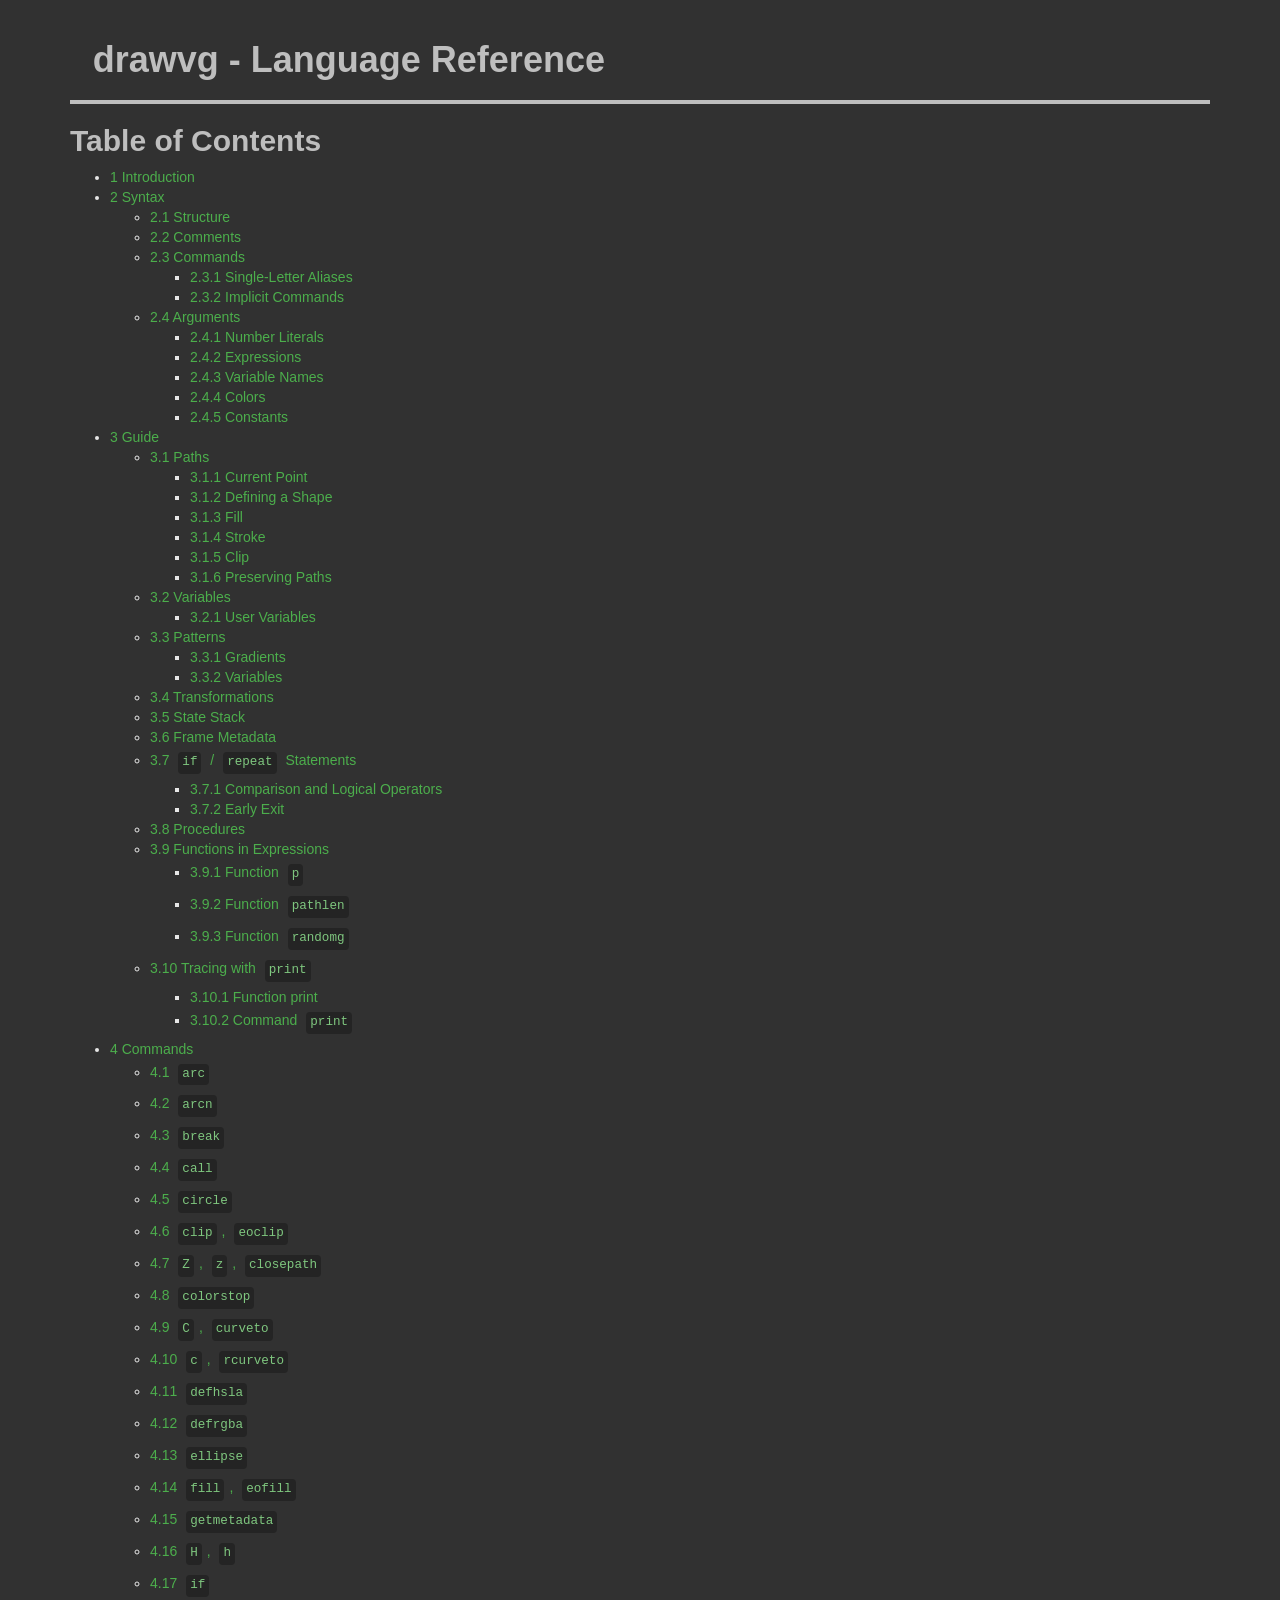
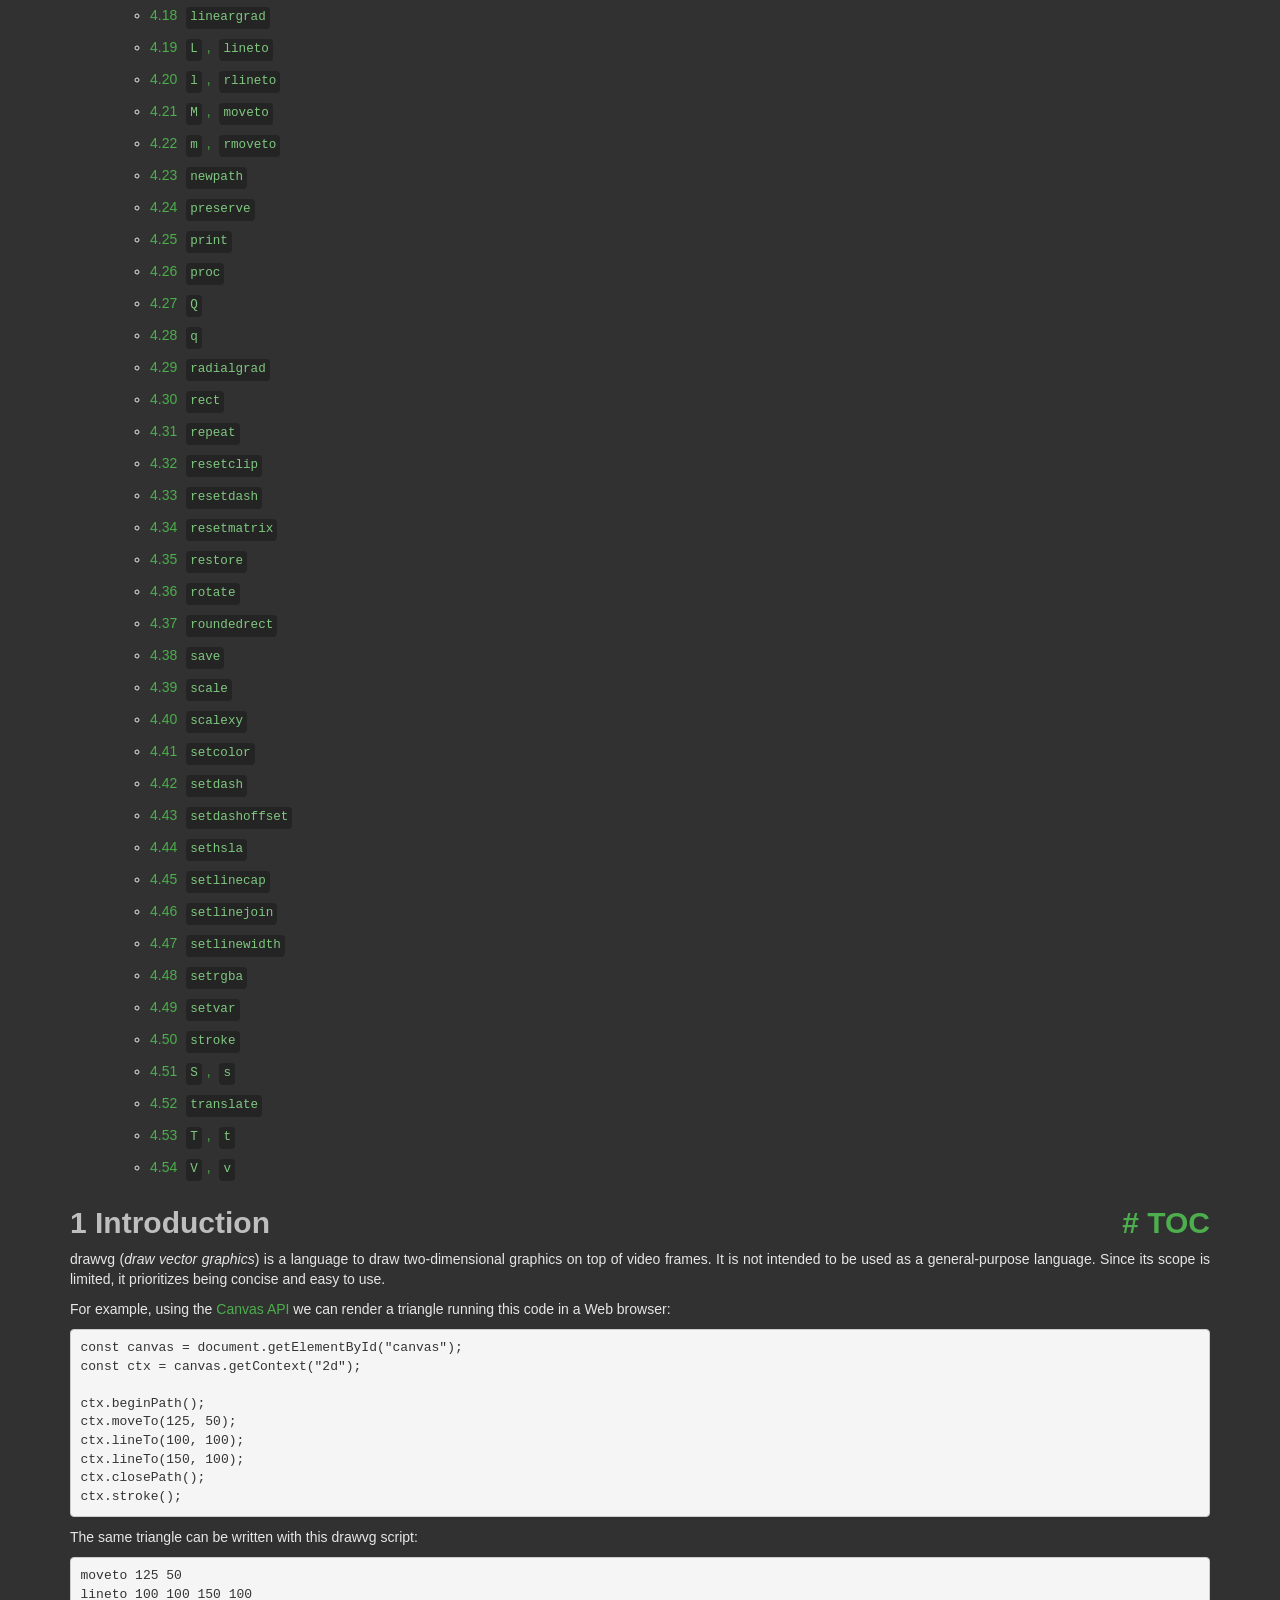
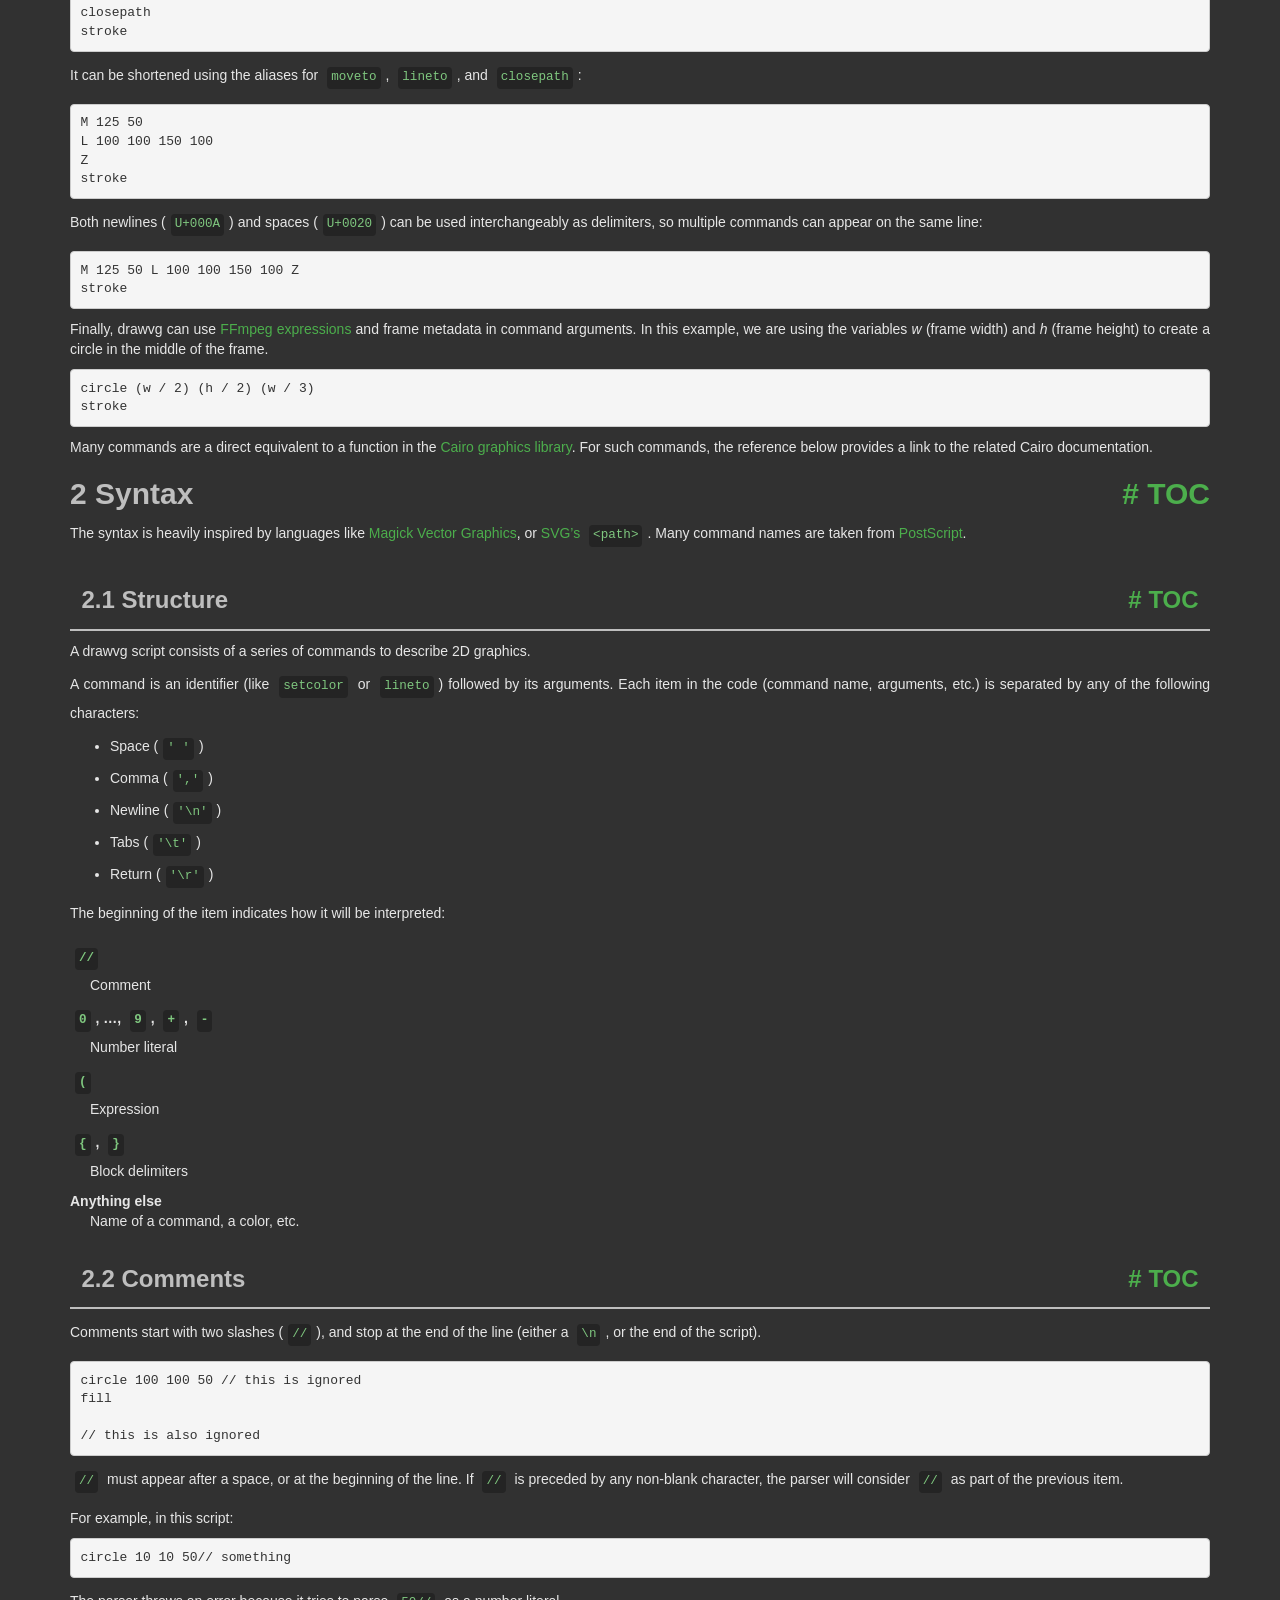
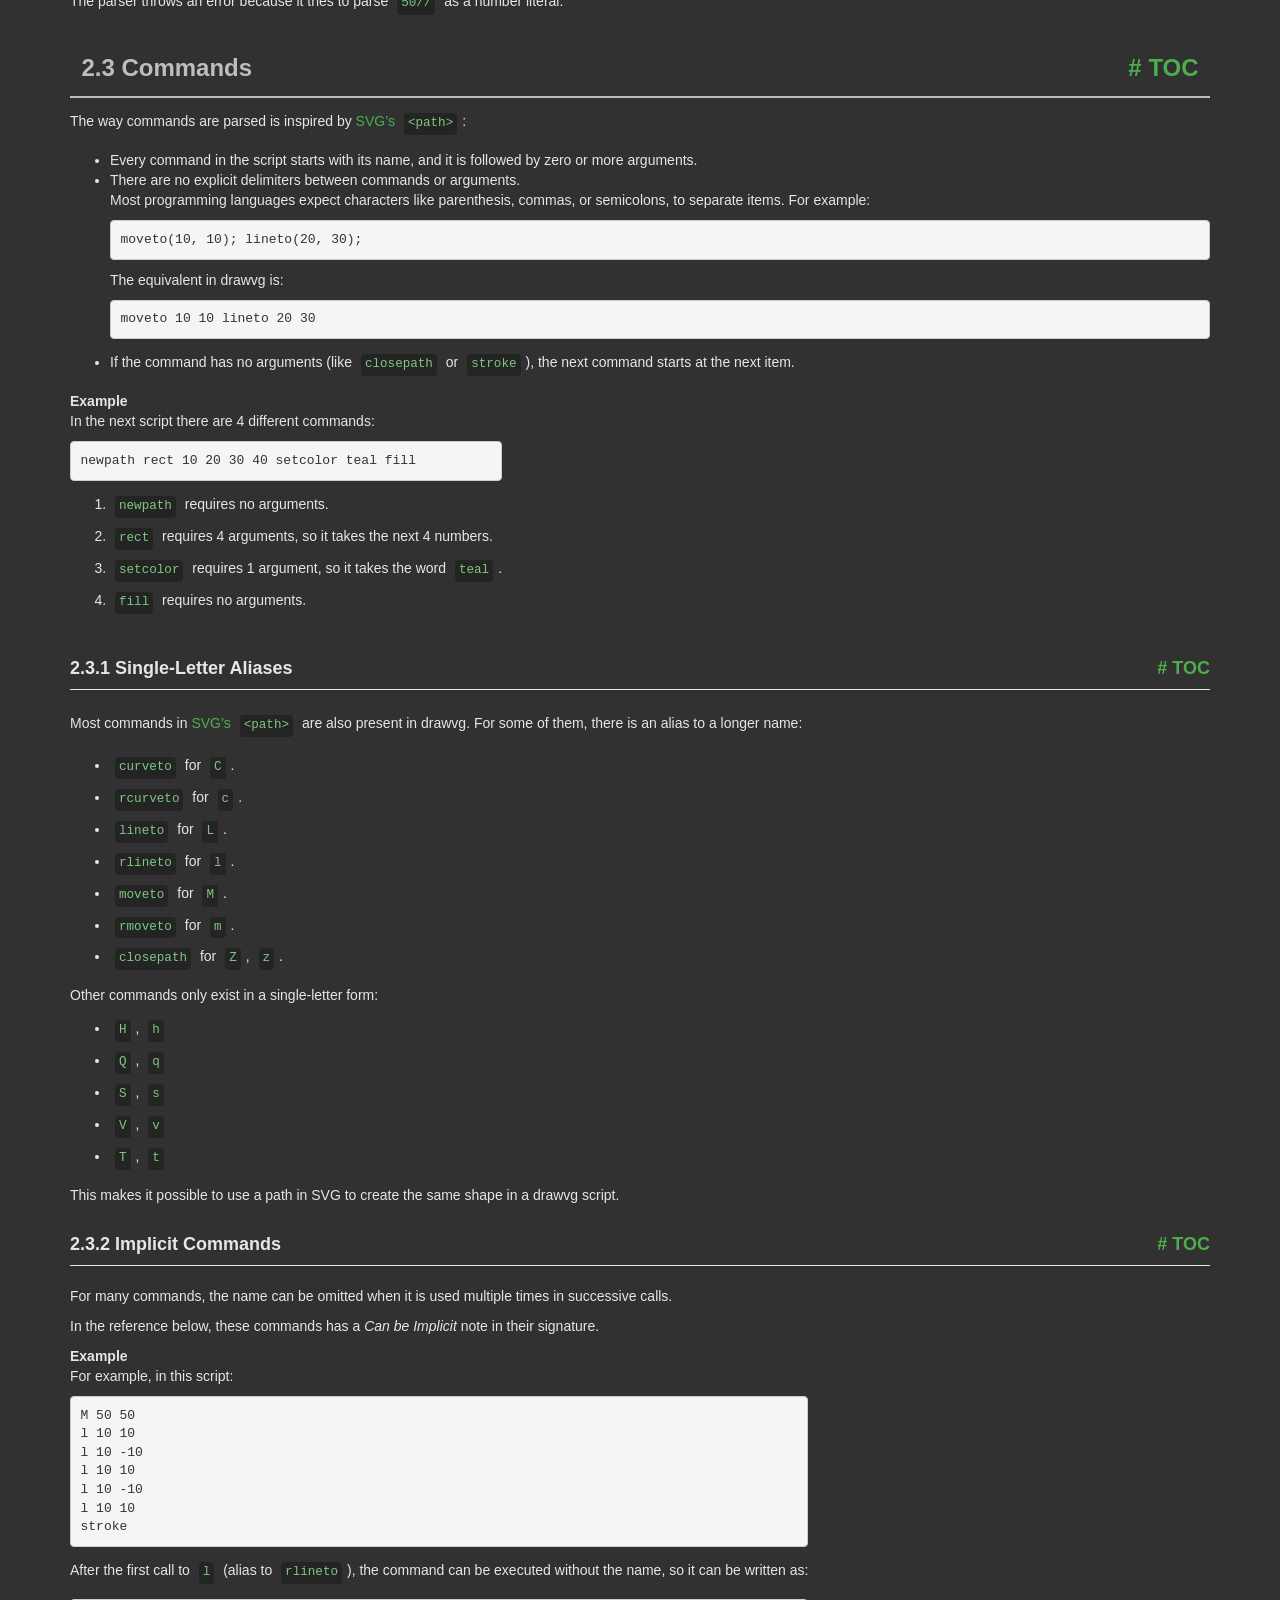
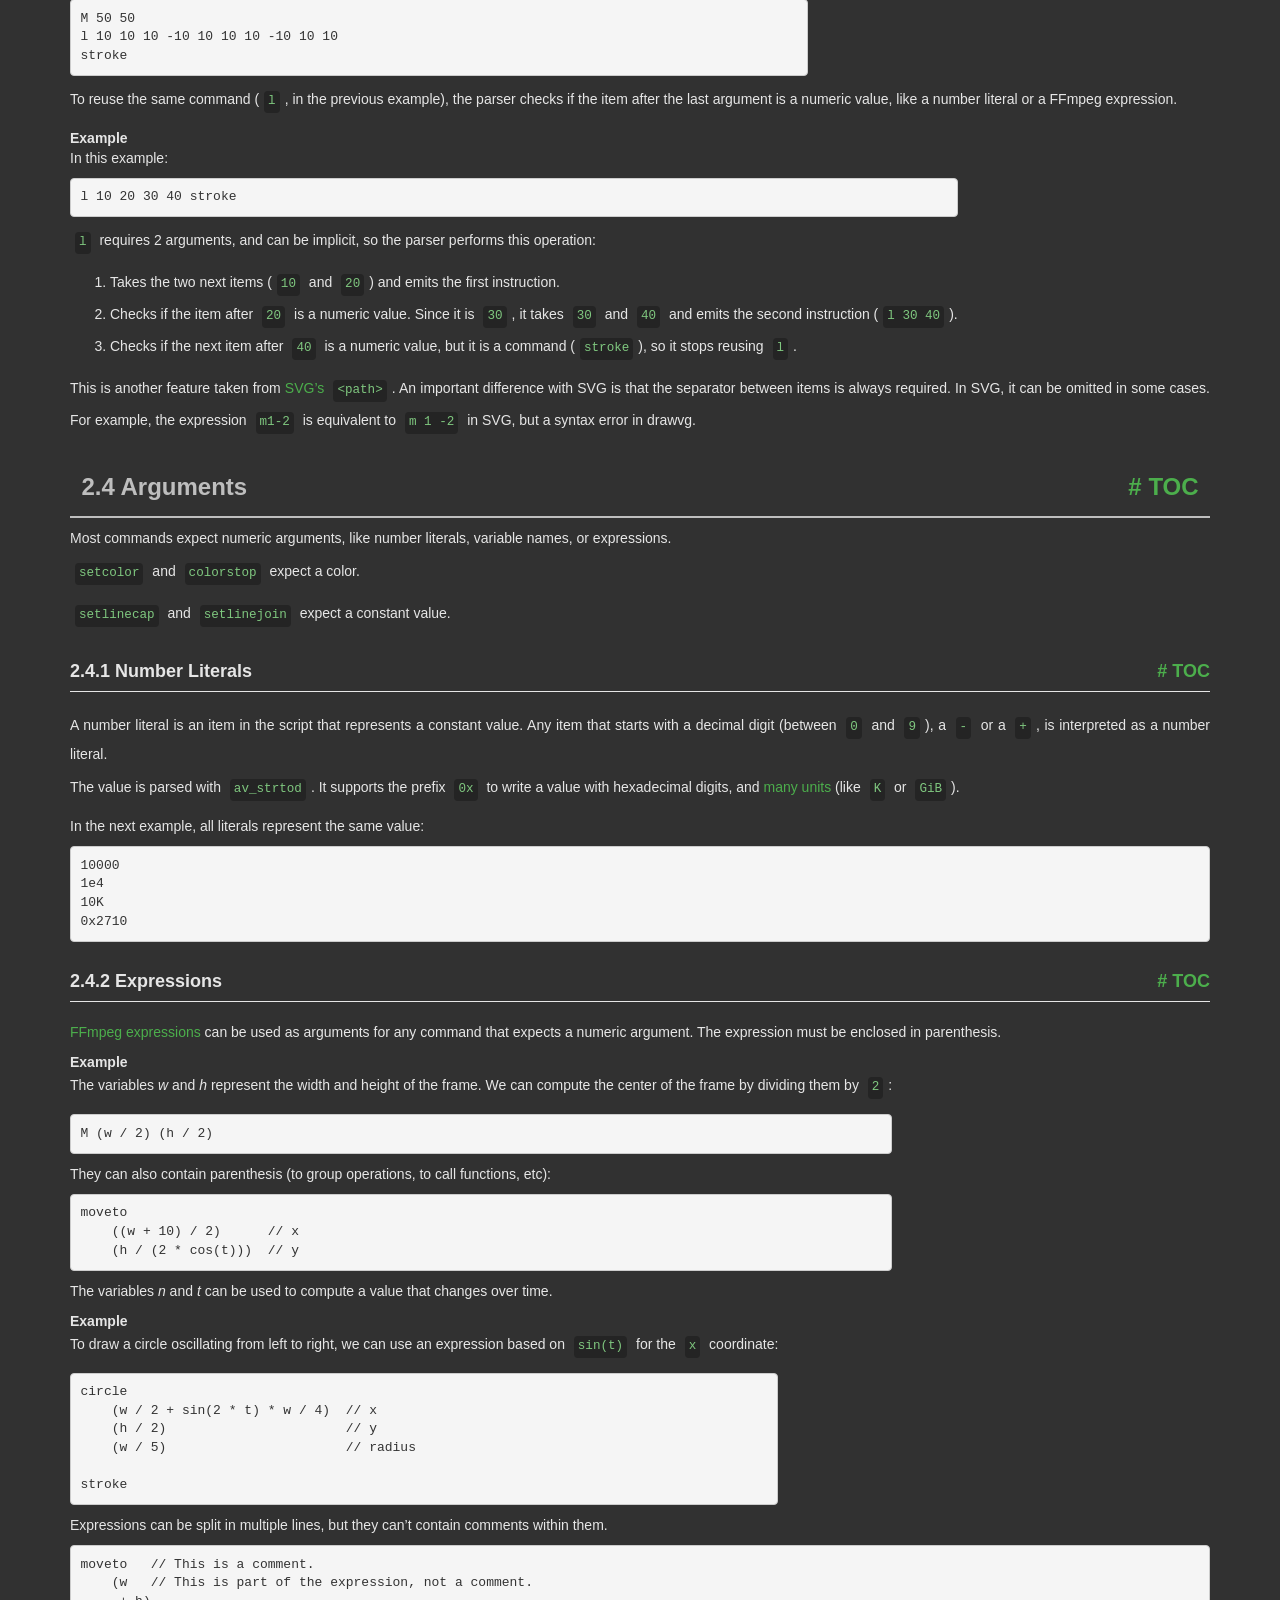
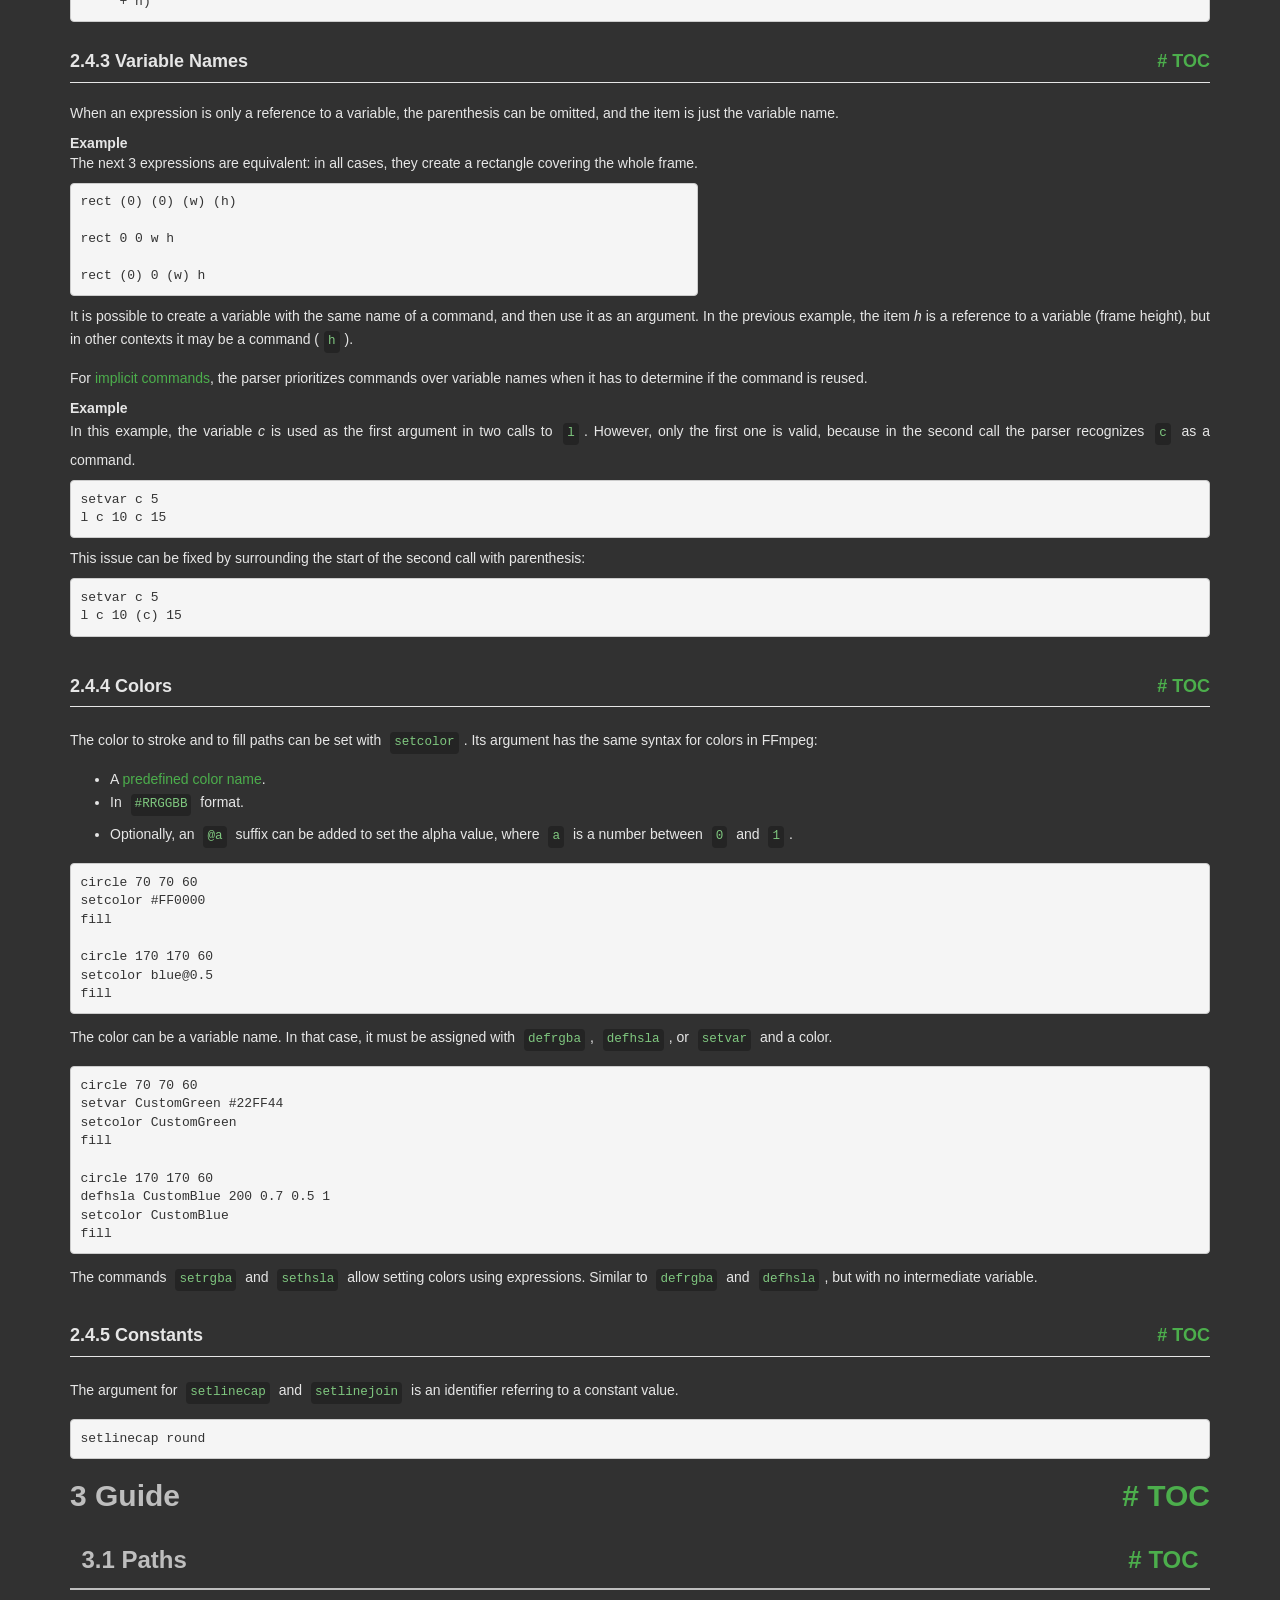
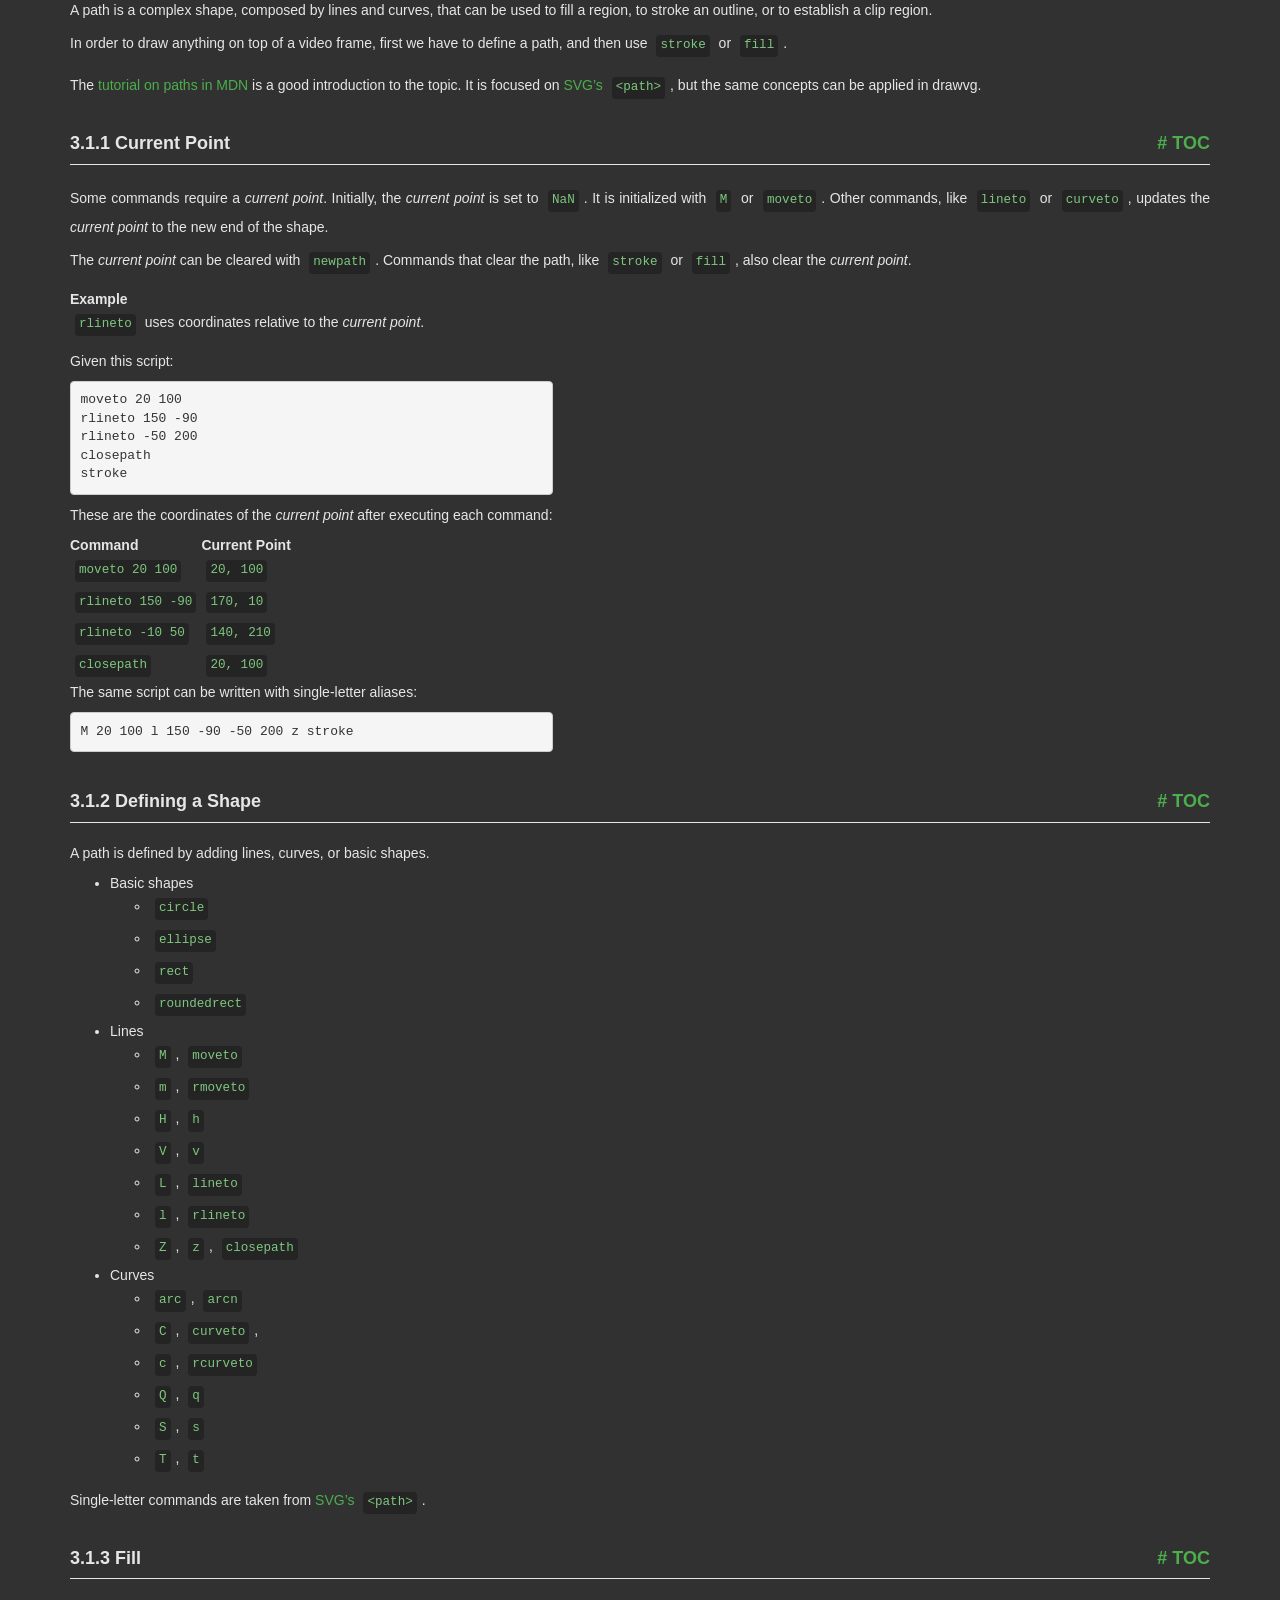
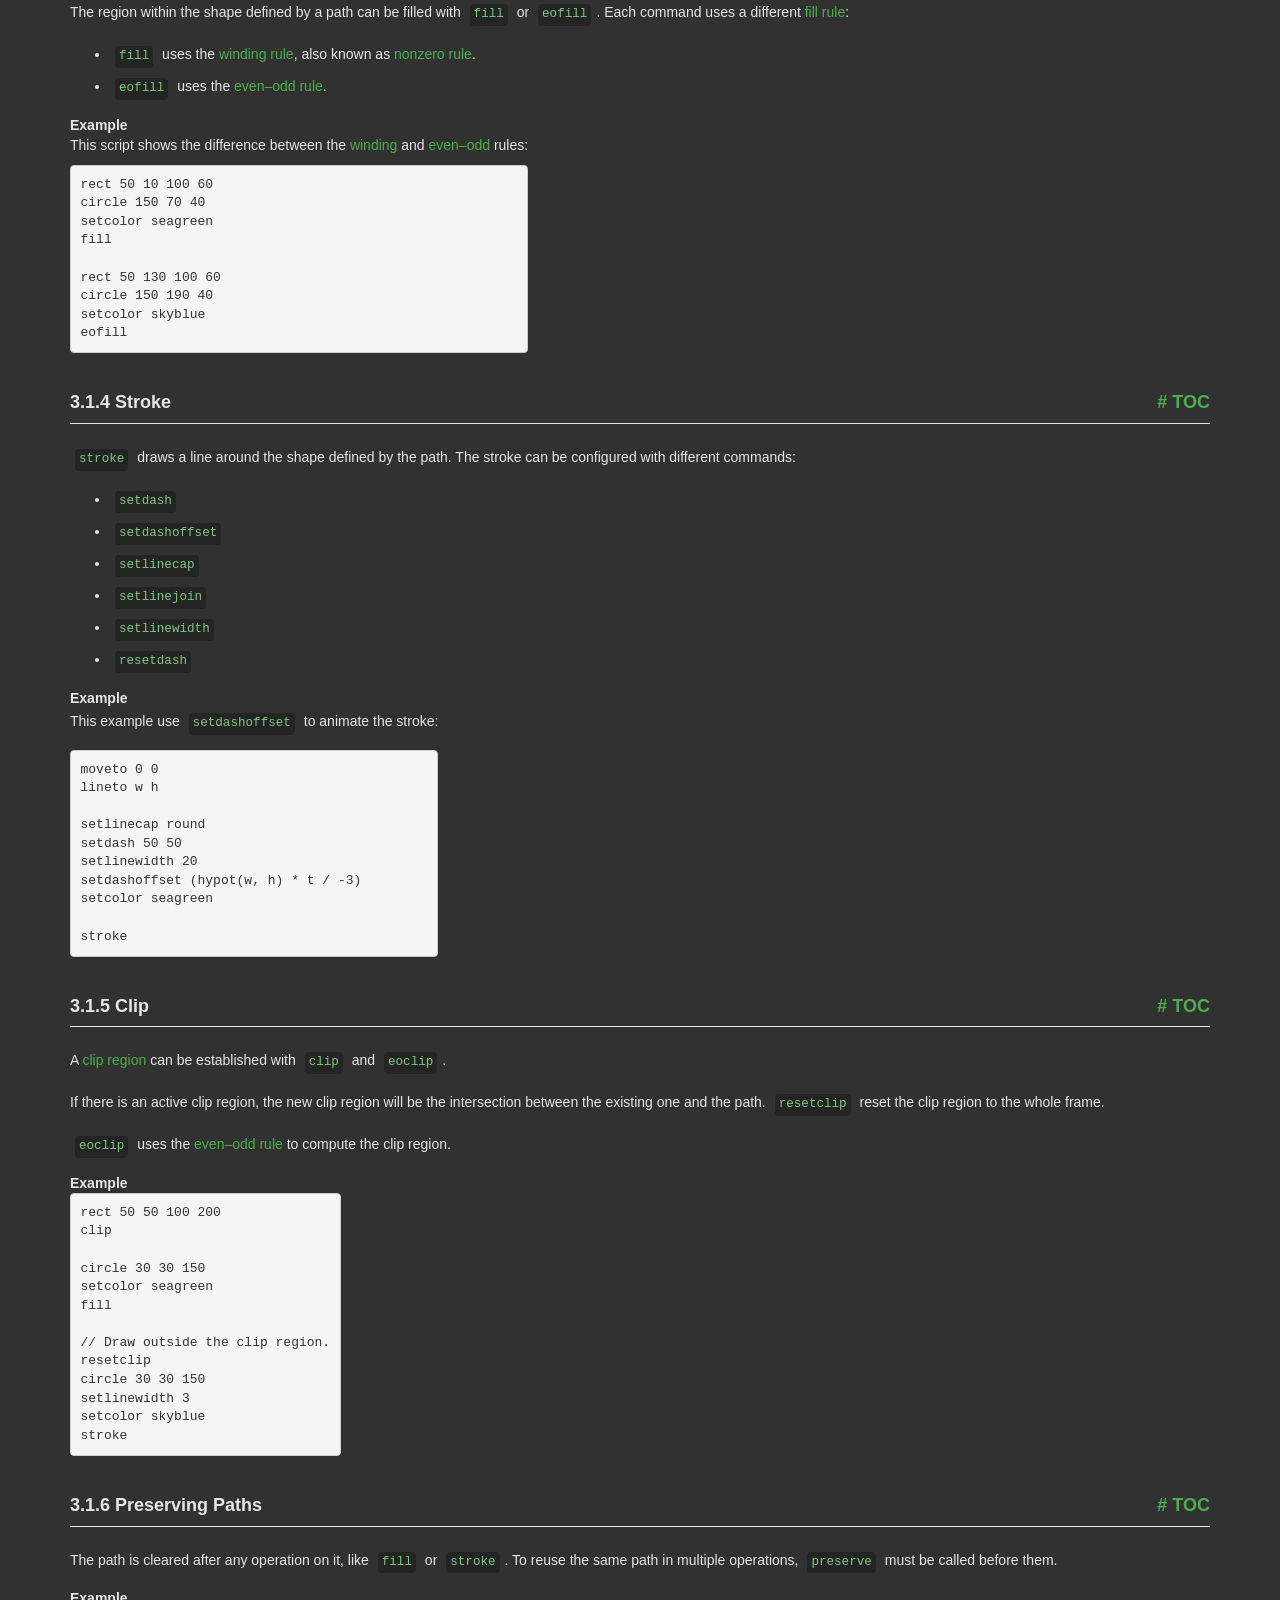
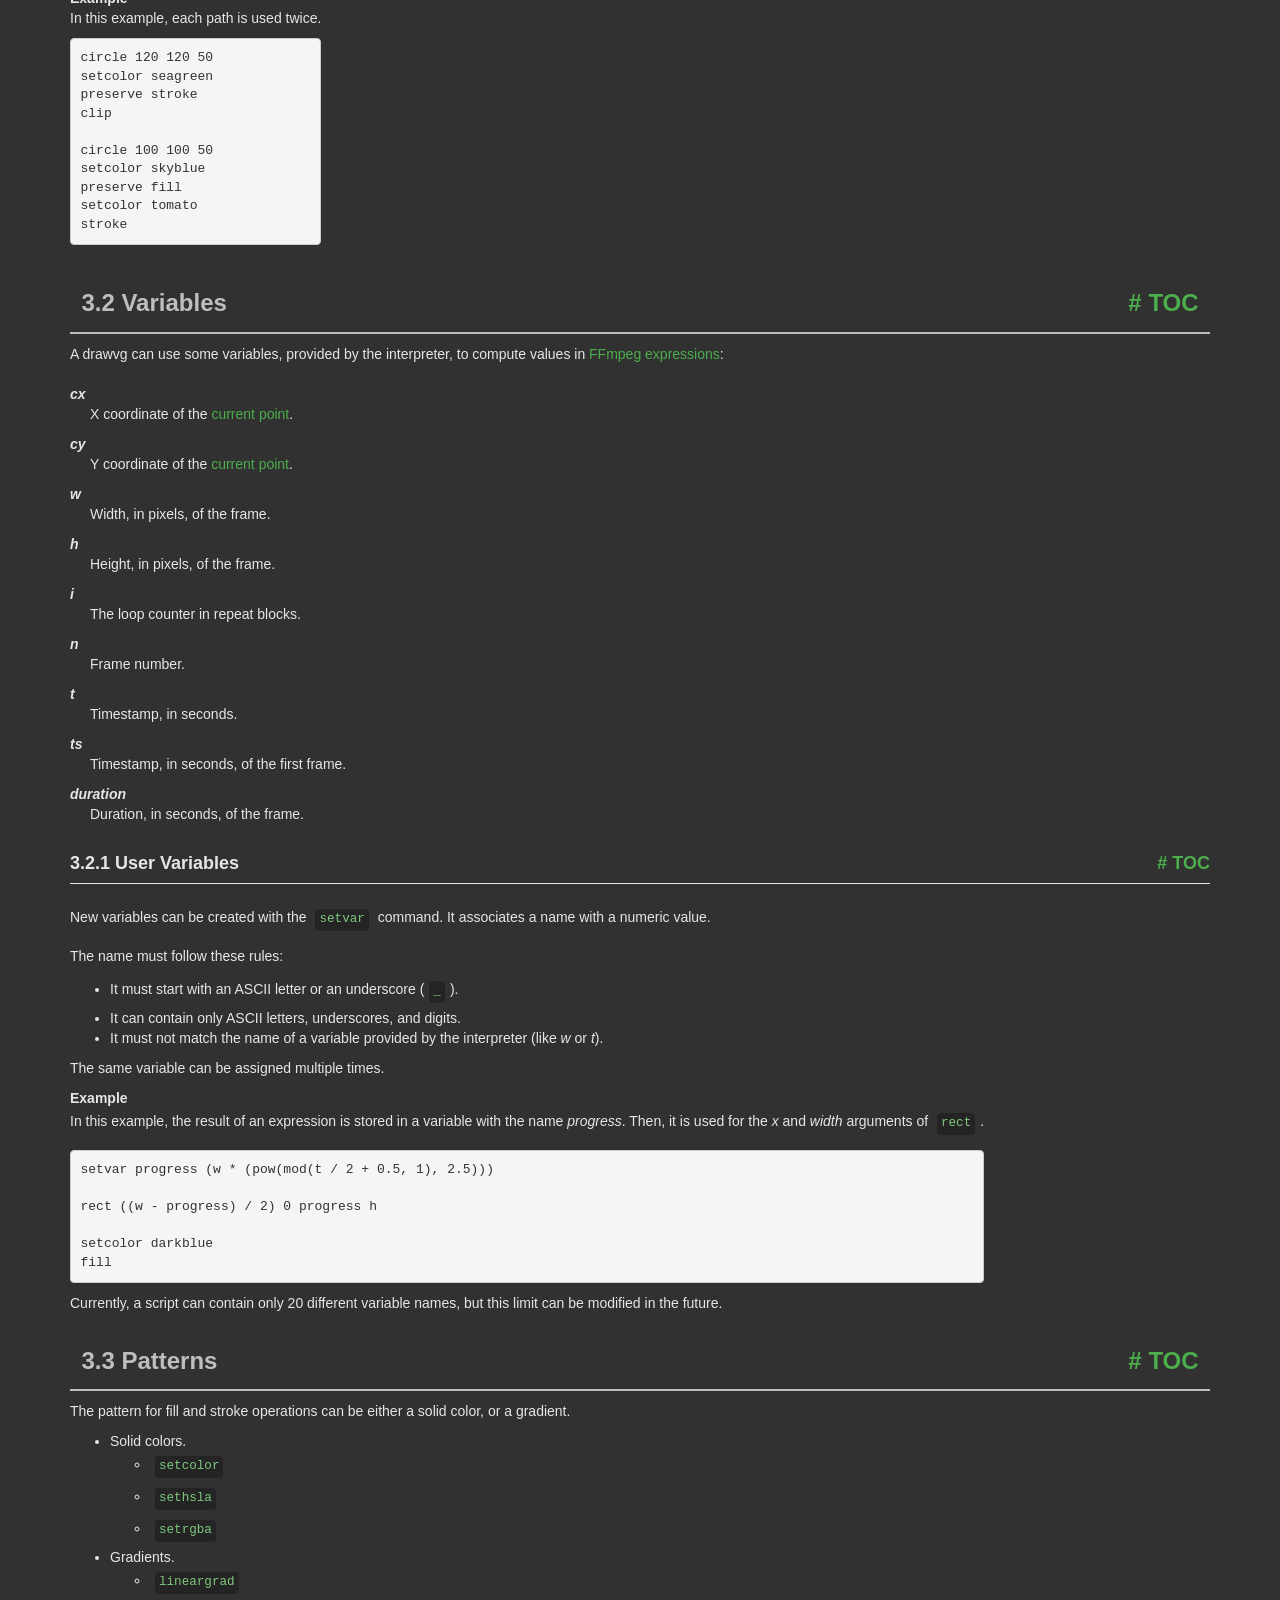
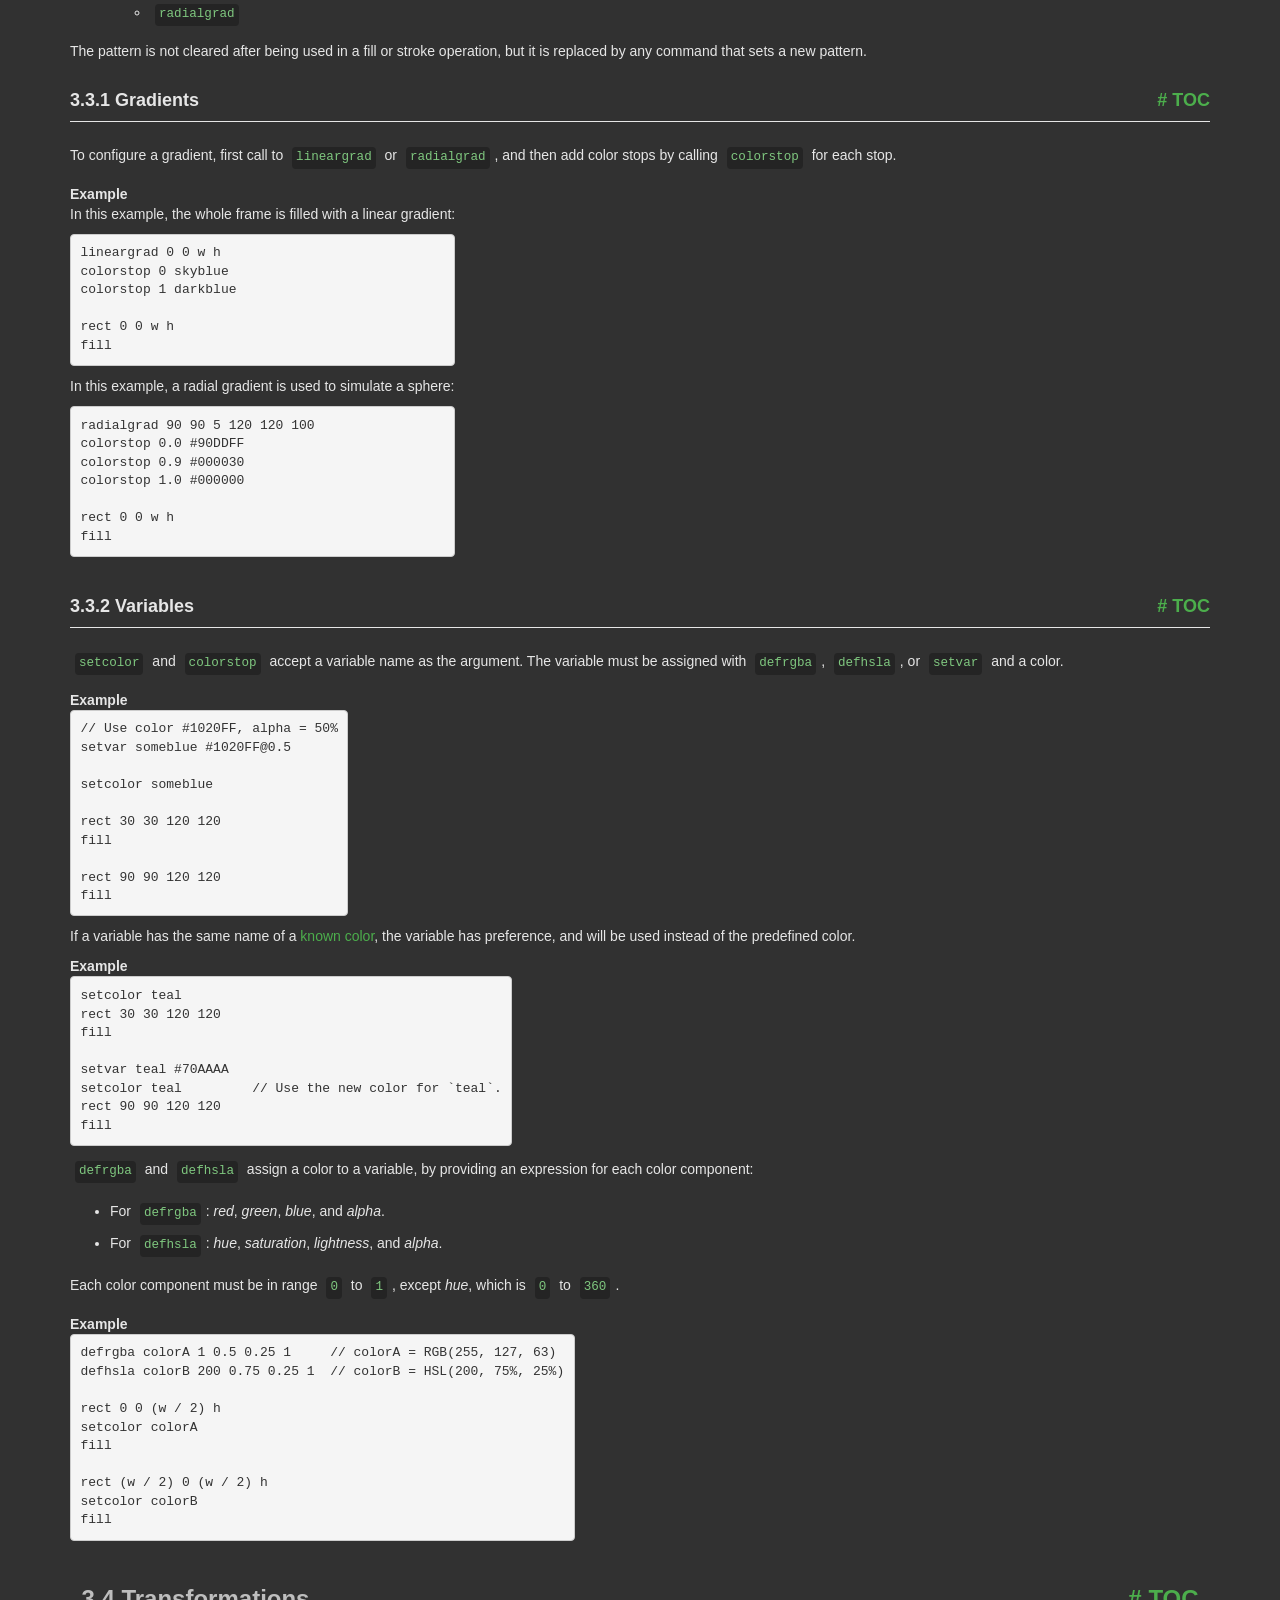
<file: Test Images/ffmpeg-2026-01-05-git-2892815c45-essentials_build/doc/drawvg-reference.html>
<!DOCTYPE html PUBLIC "-//W3C//DTD HTML 4.01 Transitional//EN" "http://www.w3.org/TR/html4/loose.dtd">
<html>
<!-- Created by GNU Texinfo 7.2, https://www.gnu.org/software/texinfo/ -->
  <head>
    <meta charset="utf-8">
    <title>
      drawvg - Language Reference
    </title>
    <meta name="viewport" content="width=device-width,initial-scale=1.0">
    <link rel="stylesheet" type="text/css" href="bootstrap.min.css">
    <link rel="stylesheet" type="text/css" href="style.min.css">
  </head>
  <body>
    <div class="container">
      <h1>
      drawvg - Language Reference
      </h1>


<a name="SEC_Top"></a>

<div class="region-contents" id="SEC_Contents">
<h2 class="contents-heading">Table of Contents</h2>

<div class="contents">

<ul class="toc-numbered-mark">
  <li><a id="toc-Introduction" href="#Introduction">1 Introduction</a></li>
  <li><a id="toc-Syntax" href="#Syntax">2 Syntax</a>
  <ul class="toc-numbered-mark">
    <li><a id="toc-Structure" href="#Structure">2.1 Structure</a></li>
    <li><a id="toc-Comments" href="#Comments">2.2 Comments</a></li>
    <li><a id="toc-Commands" href="#Commands">2.3 Commands</a>
    <ul class="toc-numbered-mark">
      <li><a id="toc-Single_002dLetter-Aliases" href="#Single_002dLetter-Aliases">2.3.1 Single-Letter Aliases</a></li>
      <li><a id="toc-Implicit-Commands" href="#Implicit-Commands">2.3.2 Implicit Commands</a></li>
    </ul></li>
    <li><a id="toc-Arguments" href="#Arguments">2.4 Arguments</a>
    <ul class="toc-numbered-mark">
      <li><a id="toc-Number-Literals" href="#Number-Literals">2.4.1 Number Literals</a></li>
      <li><a id="toc-Expressions" href="#Expressions">2.4.2 Expressions</a></li>
      <li><a id="toc-Variable-Names" href="#Variable-Names">2.4.3 Variable Names</a></li>
      <li><a id="toc-Colors" href="#Colors-1">2.4.4 Colors</a></li>
      <li><a id="toc-Constants" href="#Constants">2.4.5 Constants</a></li>
    </ul></li>
  </ul></li>
  <li><a id="toc-Guide" href="#Guide">3 Guide</a>
  <ul class="toc-numbered-mark">
    <li><a id="toc-Paths" href="#Paths">3.1 Paths</a>
    <ul class="toc-numbered-mark">
      <li><a id="toc-Current-Point" href="#Current-Point">3.1.1 Current Point</a></li>
      <li><a id="toc-Defining-a-Shape" href="#Defining-a-Shape">3.1.2 Defining a Shape</a></li>
      <li><a id="toc-Fill" href="#Fill">3.1.3 Fill</a></li>
      <li><a id="toc-Stroke" href="#Stroke">3.1.4 Stroke</a></li>
      <li><a id="toc-Clip" href="#Clip">3.1.5 Clip</a></li>
      <li><a id="toc-Preserving-Paths" href="#Preserving-Paths">3.1.6 Preserving Paths</a></li>
    </ul></li>
    <li><a id="toc-Variables" href="#Variables">3.2 Variables</a>
    <ul class="toc-numbered-mark">
      <li><a id="toc-User-Variables" href="#User-Variables-1">3.2.1 User Variables</a></li>
    </ul></li>
    <li><a id="toc-Patterns" href="#Patterns">3.3 Patterns</a>
    <ul class="toc-numbered-mark">
      <li><a id="toc-Gradients" href="#Gradients">3.3.1 Gradients</a></li>
      <li><a id="toc-Variables-1" href="#Variables-1">3.3.2 Variables</a></li>
    </ul></li>
    <li><a id="toc-Transformations" href="#Transformations">3.4 Transformations</a></li>
    <li><a id="toc-State-Stack" href="#State-Stack-1">3.5 State Stack</a></li>
    <li><a id="toc-Frame-Metadata" href="#Frame-Metadata-1">3.6 Frame Metadata</a></li>
    <li><a id="toc-if-_002f-repeat-Statements" href="#if-_002f-repeat-Statements">3.7 <code class="code">if</code> / <code class="code">repeat</code> Statements</a>
    <ul class="toc-numbered-mark">
      <li><a id="toc-Comparison-and-Logical-Operators" href="#Comparison-and-Logical-Operators">3.7.1 Comparison and Logical Operators</a></li>
      <li><a id="toc-Early-Exit" href="#Early-Exit">3.7.2 Early Exit</a></li>
    </ul></li>
    <li><a id="toc-Procedures" href="#Procedures-1">3.8 Procedures</a></li>
    <li><a id="toc-Functions-in-Expressions" href="#Functions-in-Expressions">3.9 Functions in Expressions</a>
    <ul class="toc-numbered-mark">
      <li><a id="toc-Function-p" href="#Function-p">3.9.1 Function <code class="code">p</code></a></li>
      <li><a id="toc-Function-pathlen" href="#Function-pathlen">3.9.2 Function <code class="code">pathlen</code></a></li>
      <li><a id="toc-Function-randomg" href="#Function-randomg">3.9.3 Function <code class="code">randomg</code></a></li>
    </ul></li>
    <li><a id="toc-Tracing-with-print" href="#Tracing-with-print">3.10 Tracing with <code class="code">print</code></a>
    <ul class="toc-numbered-mark">
      <li><a id="toc-Function-print" href="#Function-print">3.10.1 Function print</a></li>
      <li><a id="toc-Command-print" href="#Command-print-1">3.10.2 Command <code class="code">print</code></a></li>
    </ul></li>
  </ul></li>
  <li><a id="toc-Commands-1" href="#Commands-1">4 Commands</a>
  <ul class="toc-numbered-mark">
    <li><a id="toc-arc" href="#arc">4.1 <code class="code">arc</code></a></li>
    <li><a id="toc-arcn" href="#arcn">4.2 <code class="code">arcn</code></a></li>
    <li><a id="toc-break" href="#break">4.3 <code class="code">break</code></a></li>
    <li><a id="toc-call" href="#call">4.4 <code class="code">call</code></a></li>
    <li><a id="toc-circle" href="#circle">4.5 <code class="code">circle</code></a></li>
    <li><a id="toc-clip_002c-eoclip" href="#clip_002c-eoclip">4.6 <code class="code">clip</code>, <code class="code">eoclip</code></a></li>
    <li><a id="toc-Z_002c-z_002c-closepath" href="#Z_002c-z_002c-closepath">4.7 <code class="code">Z</code>, <code class="code">z</code>, <code class="code">closepath</code></a></li>
    <li><a id="toc-colorstop" href="#colorstop">4.8 <code class="code">colorstop</code></a></li>
    <li><a id="toc-C_002c-curveto" href="#C_002c-curveto">4.9 <code class="code">C</code>, <code class="code">curveto</code></a></li>
    <li><a id="toc-c_002c-rcurveto" href="#c_002c-rcurveto">4.10 <code class="code">c</code>, <code class="code">rcurveto</code></a></li>
    <li><a id="toc-defhsla" href="#defhsla">4.11 <code class="code">defhsla</code></a></li>
    <li><a id="toc-defrgba" href="#defrgba">4.12 <code class="code">defrgba</code></a></li>
    <li><a id="toc-ellipse" href="#ellipse">4.13 <code class="code">ellipse</code></a></li>
    <li><a id="toc-fill_002c-eofill" href="#fill_002c-eofill">4.14 <code class="code">fill</code>, <code class="code">eofill</code></a></li>
    <li><a id="toc-getmetadata" href="#getmetadata">4.15 <code class="code">getmetadata</code></a></li>
    <li><a id="toc-H_002c-h" href="#H_002c-h">4.16 <code class="code">H</code>, <code class="code">h</code></a></li>
    <li><a id="toc-if" href="#if">4.17 <code class="code">if</code></a></li>
    <li><a id="toc-lineargrad" href="#lineargrad">4.18 <code class="code">lineargrad</code></a></li>
    <li><a id="toc-L_002c-lineto" href="#L_002c-lineto">4.19 <code class="code">L</code>, <code class="code">lineto</code></a></li>
    <li><a id="toc-l_002c-rlineto" href="#l_002c-rlineto">4.20 <code class="code">l</code>, <code class="code">rlineto</code></a></li>
    <li><a id="toc-M_002c-moveto" href="#M_002c-moveto">4.21 <code class="code">M</code>, <code class="code">moveto</code></a></li>
    <li><a id="toc-m_002c-rmoveto" href="#m_002c-rmoveto">4.22 <code class="code">m</code>, <code class="code">rmoveto</code></a></li>
    <li><a id="toc-newpath" href="#newpath">4.23 <code class="code">newpath</code></a></li>
    <li><a id="toc-preserve" href="#preserve">4.24 <code class="code">preserve</code></a></li>
    <li><a id="toc-print" href="#print">4.25 <code class="code">print</code></a></li>
    <li><a id="toc-proc" href="#proc">4.26 <code class="code">proc</code></a></li>
    <li><a id="toc-Q" href="#Q">4.27 <code class="code">Q</code></a></li>
    <li><a id="toc-q" href="#q">4.28 <code class="code">q</code></a></li>
    <li><a id="toc-radialgrad" href="#radialgrad">4.29 <code class="code">radialgrad</code></a></li>
    <li><a id="toc-rect" href="#rect">4.30 <code class="code">rect</code></a></li>
    <li><a id="toc-repeat" href="#repeat">4.31 <code class="code">repeat</code></a></li>
    <li><a id="toc-resetclip" href="#resetclip">4.32 <code class="code">resetclip</code></a></li>
    <li><a id="toc-resetdash" href="#resetdash">4.33 <code class="code">resetdash</code></a></li>
    <li><a id="toc-resetmatrix" href="#resetmatrix">4.34 <code class="code">resetmatrix</code></a></li>
    <li><a id="toc-restore" href="#restore">4.35 <code class="code">restore</code></a></li>
    <li><a id="toc-rotate" href="#rotate">4.36 <code class="code">rotate</code></a></li>
    <li><a id="toc-roundedrect" href="#roundedrect">4.37 <code class="code">roundedrect</code></a></li>
    <li><a id="toc-save" href="#save">4.38 <code class="code">save</code></a></li>
    <li><a id="toc-scale" href="#scale">4.39 <code class="code">scale</code></a></li>
    <li><a id="toc-scalexy" href="#scalexy">4.40 <code class="code">scalexy</code></a></li>
    <li><a id="toc-setcolor" href="#setcolor">4.41 <code class="code">setcolor</code></a></li>
    <li><a id="toc-setdash" href="#setdash">4.42 <code class="code">setdash</code></a></li>
    <li><a id="toc-setdashoffset" href="#setdashoffset">4.43 <code class="code">setdashoffset</code></a></li>
    <li><a id="toc-sethsla" href="#sethsla">4.44 <code class="code">sethsla</code></a></li>
    <li><a id="toc-setlinecap" href="#setlinecap">4.45 <code class="code">setlinecap</code></a></li>
    <li><a id="toc-setlinejoin" href="#setlinejoin">4.46 <code class="code">setlinejoin</code></a></li>
    <li><a id="toc-setlinewidth" href="#setlinewidth">4.47 <code class="code">setlinewidth</code></a></li>
    <li><a id="toc-setrgba" href="#setrgba">4.48 <code class="code">setrgba</code></a></li>
    <li><a id="toc-setvar" href="#setvar">4.49 <code class="code">setvar</code></a></li>
    <li><a id="toc-stroke" href="#stroke">4.50 <code class="code">stroke</code></a></li>
    <li><a id="toc-S_002c-s" href="#S_002c-s">4.51 <code class="code">S</code>, <code class="code">s</code></a></li>
    <li><a id="toc-translate" href="#translate">4.52 <code class="code">translate</code></a></li>
    <li><a id="toc-T_002c-t" href="#T_002c-t">4.53 <code class="code">T</code>, <code class="code">t</code></a></li>
    <li><a id="toc-V_002c-v" href="#V_002c-v">4.54 <code class="code">V</code>, <code class="code">v</code></a></li>
  </ul></li>
</ul>
</div>
</div>



<a name="Introduction"></a>
<h2 class="chapter">1 Introduction<span class="pull-right"><a class="anchor hidden-xs" href="#Introduction" aria-hidden="true">#</a> <a class="anchor hidden-xs"href="#toc-Introduction" aria-hidden="true">TOC</a></span></h2>

<p>drawvg (<em class="emph">draw vector graphics</em>) is a language to draw
two-dimensional graphics on top of video frames. It is not intended to
be used as a general-purpose language. Since its scope is limited, it
prioritizes being concise and easy to use.
</p>
<p>For example, using the
<a class="uref" href="https://developer.mozilla.org/en-US/docs/Web/API/Canvas_API">Canvas
API</a> we can render a triangle running this code in a Web browser:
</p>
<div class="example">
<pre class="example-preformatted">const canvas = document.getElementById(&quot;canvas&quot;);
const ctx = canvas.getContext(&quot;2d&quot;);

ctx.beginPath();
ctx.moveTo(125, 50);
ctx.lineTo(100, 100);
ctx.lineTo(150, 100);
ctx.closePath();
ctx.stroke();
</pre></div>

<p>The same triangle can be written with this drawvg script:
</p>
<div class="example">
<pre class="example-preformatted">moveto 125 50
lineto 100 100 150 100
closepath
stroke
</pre></div>

<p>It can be shortened using the aliases for <a class="ref" href="#cmd_005fmoveto"><code class="code">moveto</code></a>, <a class="ref" href="#cmd_005flineto"><code class="code">lineto</code></a>,
and <a class="ref" href="#cmd_005fclosepath"><code class="code">closepath</code></a>:
</p>
<div class="example">
<pre class="example-preformatted">M 125 50
L 100 100 150 100
Z
stroke
</pre></div>

<p>Both newlines (<code class="code">U+000A</code>) and spaces (<code class="code">U+0020</code>) can be used
interchangeably as delimiters, so multiple commands can appear on the
same line:
</p>
<div class="example">
<pre class="example-preformatted">M 125 50 L 100 100 150 100 Z
stroke
</pre></div>


<p>Finally, drawvg can use <a data-manual="ffmpeg-utils" href="./ffmpeg-utils.html#Expression-Evaluation">FFmpeg expressions</a> and frame metadata in command arguments. In
this example, we are using the variables <var class="var">w</var> (frame width) and <var class="var">h</var>
(frame height) to create a circle in the middle of the frame.
</p>
<div class="example">
<pre class="example-preformatted">circle (w / 2) (h / 2) (w / 3)
stroke
</pre></div>

<p>Many commands are a direct equivalent to a function in the
<a class="uref" href="https://www.cairographics.org/">Cairo graphics library</a>. For such
commands, the reference below provides a link to the related Cairo
documentation.
</p>
<a name="Syntax"></a>
<h2 class="chapter">2 Syntax<span class="pull-right"><a class="anchor hidden-xs" href="#Syntax" aria-hidden="true">#</a> <a class="anchor hidden-xs"href="#toc-Syntax" aria-hidden="true">TOC</a></span></h2>


<p>The syntax is heavily inspired by languages like
<a class="uref" href="https://imagemagick.org/script/magick-vector-graphics.php">Magick
Vector Graphics</a>, or <a class="uref" href="https://developer.mozilla.org/en-US/docs/Web/SVG/Reference/Element/path">SVG&rsquo;s <code class="code">&lt;path&gt;</code></a>. Many command names are taken from
<a class="uref" href="https://en.wikipedia.org/wiki/PostScript">PostScript</a>.
</p>
<a name="Structure"></a>
<h3 class="section">2.1 Structure<span class="pull-right"><a class="anchor hidden-xs" href="#Structure" aria-hidden="true">#</a> <a class="anchor hidden-xs"href="#toc-Structure" aria-hidden="true">TOC</a></span></h3>

<p>A drawvg script consists of a series of commands to describe 2D
graphics.
</p>
<p>A command is an identifier (like <a class="ref" href="#cmd_005fsetcolor"><code class="code">setcolor</code></a> or <a class="ref" href="#cmd_005flineto"><code class="code">lineto</code></a>)
followed by its arguments. Each item in the code (command name,
arguments, etc.) is separated by any of the following characters:
</p>
<ul class="itemize mark-bullet">
<li>Space (<code class="code">' '</code>)
</li><li>Comma (<code class="code">','</code>)
</li><li>Newline (<code class="code">'\n'</code>)
</li><li>Tabs (<code class="code">'\t'</code>)
</li><li>Return (<code class="code">'\r'</code>)
</li></ul>

<p>The beginning of the item indicates how it will be interpreted:
</p>
<dl class="table">
<dt><span class="r"><code class="code">//</code></span></dt>
<dd><p>Comment
</p></dd>
<dt><span class="r"><code class="code">0</code>, &hellip;, <code class="code">9</code>, <code class="code">+</code>, <code class="code">-</code></span></dt>
<dd><p>Number literal
</p></dd>
<dt><span class="r"><code class="code">(</code></span></dt>
<dd><p>Expression
</p></dd>
<dt><span class="r"><code class="code">{</code>, <code class="code">}</code></span></dt>
<dd><p>Block delimiters
</p></dd>
<dt><span class="r">Anything else</span></dt>
<dd><p>Name of a command, a color, etc.
</p></dd>
</dl>

<a name="Comments"></a>
<h3 class="section">2.2 Comments<span class="pull-right"><a class="anchor hidden-xs" href="#Comments" aria-hidden="true">#</a> <a class="anchor hidden-xs"href="#toc-Comments" aria-hidden="true">TOC</a></span></h3>

<p>Comments start with two slashes (<code class="code">//</code>), and stop at the end of the
line (either a <code class="code">\n</code>, or the end of the script).
</p>
<div class="example">
<pre class="example-preformatted">circle 100 100 50 // this is ignored
fill

// this is also ignored
</pre></div>

<p><code class="code">//</code> must appear after a space, or at the beginning of the line. If
<code class="code">//</code> is preceded by any non-blank character, the parser will
consider <code class="code">//</code> as part of the previous item.
</p>
<p>For example, in this script:
</p>
<div class="example">
<pre class="example-preformatted">circle 10 10 50// something
</pre></div>

<p>The parser throws an error because it tries to parse <code class="code">50//</code> as a
number literal.
</p>
<a name="Commands"></a>
<h3 class="section">2.3 Commands<span class="pull-right"><a class="anchor hidden-xs" href="#Commands" aria-hidden="true">#</a> <a class="anchor hidden-xs"href="#toc-Commands" aria-hidden="true">TOC</a></span></h3>

<p>The way commands are parsed is inspired by <a class="uref" href="https://developer.mozilla.org/en-US/docs/Web/SVG/Reference/Element/path">SVG&rsquo;s <code class="code">&lt;path&gt;</code></a>:
</p>
<ul class="itemize mark-bullet">
<li>Every command in the script starts with its name, and it is followed by
zero or more arguments.

</li><li>There are no explicit delimiters between commands or arguments.

<p>Most programming languages expect characters like parenthesis, commas,
or semicolons, to separate items. For example:
</p>
<div class="example">
<pre class="example-preformatted">moveto(10, 10); lineto(20, 30);
</pre></div>

<p>The equivalent in drawvg is:
</p>
<div class="example">
<pre class="example-preformatted">moveto 10 10 lineto 20 30
</pre></div>

</li><li>If the command has no arguments (like <a class="ref" href="#cmd_005fclosepath"><code class="code">closepath</code></a> or
<a class="ref" href="#cmd_005fstroke"><code class="code">stroke</code></a>), the next command starts at the next item.

</li></ul>

<table class="cartouche"><tr><th>
Example</th></tr><tr><td>
<p>In the next script there are 4 different commands:
</p>
<div class="example">
<pre class="example-preformatted">newpath rect 10 20 30 40 setcolor teal fill
</pre></div>

<ol class="enumerate">
<li> <a class="ref" href="#cmd_005fnewpath"><code class="code">newpath</code></a> requires no arguments.

</li><li> <a class="ref" href="#cmd_005frect"><code class="code">rect</code></a> requires 4 arguments, so it takes the next 4 numbers.

</li><li> <a class="ref" href="#cmd_005fsetcolor"><code class="code">setcolor</code></a> requires 1 argument, so it takes the word <code class="code">teal</code>.

</li><li> <a class="ref" href="#cmd_005ffill"><code class="code">fill</code></a> requires no arguments.
</li></ol>

</td></tr></table>

<a name="Single_002dLetter-Aliases"></a>
<h4 class="subsection">2.3.1 Single-Letter Aliases<span class="pull-right"><a class="anchor hidden-xs" href="#Single_002dLetter-Aliases" aria-hidden="true">#</a> <a class="anchor hidden-xs"href="#toc-Single_002dLetter-Aliases" aria-hidden="true">TOC</a></span></h4>

<p>Most commands in <a class="uref" href="https://developer.mozilla.org/en-US/docs/Web/SVG/Reference/Element/path">SVG&rsquo;s <code class="code">&lt;path&gt;</code></a> are also present in drawvg. For some of them,
there is an alias to a longer name:
</p>
<ul class="itemize mark-bullet">
<li><a class="ref" href="#cmd_005fcurveto"><code class="code">curveto</code></a> for <a class="ref" href="#cmd_005fC"><code class="code">C</code></a>.
</li><li><a class="ref" href="#cmd_005frcurveto"><code class="code">rcurveto</code></a> for <a class="ref" href="#cmd_005fc"><code class="code">c</code></a>.
</li><li><a class="ref" href="#cmd_005flineto"><code class="code">lineto</code></a> for <a class="ref" href="#cmd_005fL"><code class="code">L</code></a>.
</li><li><a class="ref" href="#cmd_005frlineto"><code class="code">rlineto</code></a> for <a class="ref" href="#cmd_005fl"><code class="code">l</code></a>.
</li><li><a class="ref" href="#cmd_005fmoveto"><code class="code">moveto</code></a> for <a class="ref" href="#cmd_005fM"><code class="code">M</code></a>.
</li><li><a class="ref" href="#cmd_005frmoveto"><code class="code">rmoveto</code></a> for <a class="ref" href="#cmd_005fm"><code class="code">m</code></a>.
</li><li><a class="ref" href="#cmd_005fclosepath"><code class="code">closepath</code></a> for <a class="ref" href="#cmd_005fZ"><code class="code">Z</code></a>, <a class="ref" href="#cmd_005fz"><code class="code">z</code></a>.
</li></ul>

<p>Other commands only exist in a single-letter form:
</p>
<ul class="itemize mark-bullet">
<li><a class="ref" href="#cmd_005fH"><code class="code">H</code></a>, <a class="ref" href="#cmd_005fh"><code class="code">h</code></a>
</li><li><a class="ref" href="#cmd_005fQ"><code class="code">Q</code></a>, <a class="ref" href="#cmd_005fq"><code class="code">q</code></a>
</li><li><a class="ref" href="#cmd_005fS"><code class="code">S</code></a>, <a class="ref" href="#cmd_005fs"><code class="code">s</code></a>
</li><li><a class="ref" href="#cmd_005fV"><code class="code">V</code></a>, <a class="ref" href="#cmd_005fv"><code class="code">v</code></a>
</li><li><a class="ref" href="#cmd_005fT"><code class="code">T</code></a>, <a class="ref" href="#cmd_005ft"><code class="code">t</code></a>
</li></ul>

<p>This makes it possible to use a path in SVG to create the same shape in
a drawvg script.
</p>
<a class="anchor" id="implicit-commands"></a><a name="Implicit-Commands"></a>
<h4 class="subsection">2.3.2 Implicit Commands<span class="pull-right"><a class="anchor hidden-xs" href="#Implicit-Commands" aria-hidden="true">#</a> <a class="anchor hidden-xs"href="#toc-Implicit-Commands" aria-hidden="true">TOC</a></span></h4>

<p>For many commands, the name can be omitted when it is used multiple
times in successive calls.
</p>
<p>In the reference below, these commands has a <em class="emph">Can be Implicit</em> note
in their signature.
</p>
<table class="cartouche"><tr><th>
Example</th></tr><tr><td>
<p>For example, in this script:
</p>
<div class="example">
<pre class="example-preformatted">M 50 50
l 10 10
l 10 -10
l 10 10
l 10 -10
l 10 10
stroke
</pre></div>

<p>After the first call to <a class="ref" href="#cmd_005fl"><code class="code">l</code></a> (alias to <a class="ref" href="#cmd_005frlineto"><code class="code">rlineto</code></a>), the command
can be executed without the name, so it can be written as:
</p>
<div class="example">
<pre class="example-preformatted">M 50 50
l 10 10 10 -10 10 10 10 -10 10 10
stroke
</pre></div>

</td></tr></table>

<p>To reuse the same command (<a class="ref" href="#cmd_005fl"><code class="code">l</code></a>, in the previous example), the
parser checks if the item after the last argument is a numeric value,
like a number literal or a FFmpeg expression.
</p>
<table class="cartouche"><tr><th>
Example</th></tr><tr><td>
<p>In this example:
</p>
<div class="example">
<pre class="example-preformatted">l 10 20 30 40 stroke
</pre></div>

<p><a class="ref" href="#cmd_005fl"><code class="code">l</code></a> requires 2 arguments, and can be implicit, so the parser
performs this operation:
</p>
<ol class="enumerate">
<li> Takes the two next items (<code class="code">10</code> and <code class="code">20</code>) and emits the first
instruction.

</li><li> Checks if the item after <code class="code">20</code> is a numeric value. Since it is
<code class="code">30</code>, it takes <code class="code">30</code> and <code class="code">40</code> and emits the second
instruction (<code class="code">l 30 40</code>).

</li><li> Checks if the next item after <code class="code">40</code> is a numeric value, but it is a
command (<a class="ref" href="#cmd_005fstroke"><code class="code">stroke</code></a>), so it stops reusing <a class="ref" href="#cmd_005fl"><code class="code">l</code></a>.

</li></ol>

</td></tr></table>

<p>This is another feature taken from <a class="uref" href="https://developer.mozilla.org/en-US/docs/Web/SVG/Reference/Element/path">SVG&rsquo;s <code class="code">&lt;path&gt;</code></a>. An important difference with
SVG is that the separator between items is always required. In SVG, it can be
omitted in some cases. For example, the expression <code class="code">m1-2</code> is equivalent to
<code class="code">m 1 -2</code> in SVG, but a syntax error in drawvg.
</p>
<a name="Arguments"></a>
<h3 class="section">2.4 Arguments<span class="pull-right"><a class="anchor hidden-xs" href="#Arguments" aria-hidden="true">#</a> <a class="anchor hidden-xs"href="#toc-Arguments" aria-hidden="true">TOC</a></span></h3>

<p>Most commands expect numeric arguments, like number literals, variable
names, or expressions.
</p>
<p><a class="ref" href="#cmd_005fsetcolor"><code class="code">setcolor</code></a> and <a class="ref" href="#cmd_005fcolorstop"><code class="code">colorstop</code></a> expect a color.
</p>
<p><a class="ref" href="#cmd_005fsetlinecap"><code class="code">setlinecap</code></a> and <a class="ref" href="#cmd_005fsetlinejoin"><code class="code">setlinejoin</code></a> expect a constant value.
</p>
<a name="Number-Literals"></a>
<h4 class="subsection">2.4.1 Number Literals<span class="pull-right"><a class="anchor hidden-xs" href="#Number-Literals" aria-hidden="true">#</a> <a class="anchor hidden-xs"href="#toc-Number-Literals" aria-hidden="true">TOC</a></span></h4>

<p>A number literal is an item in the script that represents a constant
value. Any item that starts with a decimal digit (between <code class="code">0</code> and
<code class="code">9</code>), a <code class="code">-</code> or a <code class="code">+</code>, is interpreted as a number literal.
</p>
<p>The value is parsed with
<a class="uref" href="https://ffmpeg.org/doxygen/trunk/eval_8c.html#a7d21905c92ee5af0bb529d2daf8cb7c3"><code class="code">av_strtod</code></a>.
It supports the prefix <code class="code">0x</code> to write a value with hexadecimal
digits, and
<a class="uref" href="https://ffmpeg.org/ffmpeg-utils.html#:~:text=The%20evaluator%20also%20recognizes%20the%20International%20System%20unit%20prefixes">many
units</a> (like <code class="code">K</code> or <code class="code">GiB</code>).
</p>
<p>In the next example, all literals represent the same value:
</p>
<div class="example">
<pre class="example-preformatted">10000
1e4
10K
0x2710
</pre></div>

<a name="Expressions"></a>
<h4 class="subsection">2.4.2 Expressions<span class="pull-right"><a class="anchor hidden-xs" href="#Expressions" aria-hidden="true">#</a> <a class="anchor hidden-xs"href="#toc-Expressions" aria-hidden="true">TOC</a></span></h4>

<p><a data-manual="ffmpeg-utils" href="./ffmpeg-utils.html#Expression-Evaluation">FFmpeg expressions</a> can be used as arguments for any command that expects a numeric
argument. The expression must be enclosed in parenthesis.
</p>
<table class="cartouche"><tr><th>
Example</th></tr><tr><td>
<p>The variables <var class="var">w</var> and <var class="var">h</var> represent the width and height of the
frame. We can compute the center of the frame by dividing them by <code class="code">2</code>:
</p>
<div class="example">
<pre class="example-preformatted">M (w / 2) (h / 2)
</pre></div>

<p>They can also contain parenthesis (to group operations, to call functions,
etc):
</p>
<div class="example">
<pre class="example-preformatted">moveto
    ((w + 10) / 2)      // x
    (h / (2 * cos(t)))  // y
</pre></div>

</td></tr></table>

<p>The variables <var class="var">n</var> and <var class="var">t</var> can be used to compute a value that changes
over time.
</p>
<table class="cartouche"><tr><th>
Example</th></tr><tr><td>
<p>To draw a circle oscillating from left to right, we can use an
expression based on <code class="code">sin(t)</code> for the <code class="code">x</code> coordinate:
</p>
<div class="example">
<pre class="example-preformatted">circle
    (w / 2 + sin(2 * t) * w / 4)  // x
    (h / 2)                       // y
    (w / 5)                       // radius

stroke
</pre></div>

</td></tr></table>

<p>Expressions can be split in multiple lines, but they can&rsquo;t contain
comments within them.
</p>
<div class="example">
<pre class="example-preformatted">moveto   // This is a comment.
    (w   // This is part of the expression, not a comment.
     + h)
</pre></div>

<a name="Variable-Names"></a>
<h4 class="subsection">2.4.3 Variable Names<span class="pull-right"><a class="anchor hidden-xs" href="#Variable-Names" aria-hidden="true">#</a> <a class="anchor hidden-xs"href="#toc-Variable-Names" aria-hidden="true">TOC</a></span></h4>

<p>When an expression is only a reference to a variable, the parenthesis
can be omitted, and the item is just the variable name.
</p>
<table class="cartouche"><tr><th>
Example</th></tr><tr><td>
<p>The next 3 expressions are equivalent: in all cases, they create a
rectangle covering the whole frame.
</p>
<div class="example">
<pre class="example-preformatted">rect (0) (0) (w) (h)

rect 0 0 w h

rect (0) 0 (w) h
</pre></div>

</td></tr></table>

<p>It is possible to create a variable with the same name of a command, and
then use it as an argument. In the previous example, the item <var class="var">h</var> is a
reference to a variable (frame height), but in other contexts it may be
a command (<a class="ref" href="#cmd_005fh"><code class="code">h</code></a>).
</p>
<p>For <a class="ref" href="#implicit-commands">implicit commands</a>, the parser prioritizes
commands over variable names when it has to determine if the command is
reused.
</p>
<table class="cartouche"><tr><th>
Example</th></tr><tr><td>
<p>In this example, the variable <var class="var">c</var> is used as the first argument in two
calls to <a class="ref" href="#cmd_005fl"><code class="code">l</code></a>. However, only the first one is valid, because in the
second call the parser recognizes <a class="ref" href="#cmd_005fc"><code class="code">c</code></a> as a command.
</p>
<div class="example">
<pre class="example-preformatted">setvar c 5
l c 10 c 15
</pre></div>

<p>This issue can be fixed by surrounding the start of the second call with
parenthesis:
</p>
<div class="example">
<pre class="example-preformatted">setvar c 5
l c 10 (c) 15
</pre></div>

</td></tr></table>

<a class="anchor" id="Colors"></a><a name="Colors-1"></a>
<h4 class="subsection">2.4.4 Colors<span class="pull-right"><a class="anchor hidden-xs" href="#Colors" aria-hidden="true">#</a> <a class="anchor hidden-xs"href="#toc-Colors" aria-hidden="true">TOC</a></span></h4>

<p>The color to stroke and to fill paths can be set with <a class="ref" href="#cmd_005fsetcolor"><code class="code">setcolor</code></a>.
Its argument has the same syntax for colors in FFmpeg:
</p>
<ul class="itemize mark-bullet">
<li>A <a data-manual="ffmpeg-utils" href="./ffmpeg-utils.html#Color">predefined color name</a>.

</li><li>In <code class="code">#RRGGBB</code> format.

</li><li>Optionally, an <code class="code">@a</code> suffix can be added to set the alpha value,
where <code class="code">a</code> is a number between <code class="code">0</code> and <code class="code">1</code>.
</li></ul>

<div class="example">
<pre class="example-preformatted">circle 70 70 60
setcolor #FF0000
fill

circle 170 170 60
setcolor blue@0.5
fill
</pre></div>

<p>The color can be a variable name. In that case, it must be assigned with
<a class="ref" href="#cmd_005fdefrgba"><code class="code">defrgba</code></a>, <a class="ref" href="#cmd_005fdefhsla"><code class="code">defhsla</code></a>, or <a class="ref" href="#cmd_005fsetvar"><code class="code">setvar</code></a> and a color.
</p>
<div class="example">
<pre class="example-preformatted">circle 70 70 60
setvar CustomGreen #22FF44
setcolor CustomGreen
fill

circle 170 170 60
defhsla CustomBlue 200 0.7 0.5 1
setcolor CustomBlue
fill
</pre></div>

<p>The commands <a class="ref" href="#cmd_005fsetrgba"><code class="code">setrgba</code></a> and <a class="ref" href="#cmd_005fsethsla"><code class="code">sethsla</code></a> allow setting colors using
expressions. Similar to <a class="ref" href="#cmd_005fdefrgba"><code class="code">defrgba</code></a> and <a class="ref" href="#cmd_005fdefhsla"><code class="code">defhsla</code></a>, but with no
intermediate variable.
</p>
<a name="Constants"></a>
<h4 class="subsection">2.4.5 Constants<span class="pull-right"><a class="anchor hidden-xs" href="#Constants" aria-hidden="true">#</a> <a class="anchor hidden-xs"href="#toc-Constants" aria-hidden="true">TOC</a></span></h4>

<p>The argument for <a class="ref" href="#cmd_005fsetlinecap"><code class="code">setlinecap</code></a> and <a class="ref" href="#cmd_005fsetlinejoin"><code class="code">setlinejoin</code></a> is an
identifier referring to a constant value.
</p>
<div class="example">
<pre class="example-preformatted">setlinecap round
</pre></div>

<a name="Guide"></a>
<h2 class="chapter">3 Guide<span class="pull-right"><a class="anchor hidden-xs" href="#Guide" aria-hidden="true">#</a> <a class="anchor hidden-xs"href="#toc-Guide" aria-hidden="true">TOC</a></span></h2>

<a name="Paths"></a>
<h3 class="section">3.1 Paths<span class="pull-right"><a class="anchor hidden-xs" href="#Paths" aria-hidden="true">#</a> <a class="anchor hidden-xs"href="#toc-Paths" aria-hidden="true">TOC</a></span></h3>

<p>A path is a complex shape, composed by lines and curves, that can be
used to fill a region, to stroke an outline, or to establish a clip
region.
</p>
<p>In order to draw anything on top of a video frame, first we have to
define a path, and then use <a class="ref" href="#cmd_005fstroke"><code class="code">stroke</code></a> or <a class="ref" href="#cmd_005ffill"><code class="code">fill</code></a>.
</p>
<p>The
<a class="uref" href="https://developer.mozilla.org/en-US/docs/Web/SVG/Tutorials/SVG_from_scratch/Paths">tutorial
on paths in MDN</a> is a good introduction to the topic. It is focused on
<a class="uref" href="https://developer.mozilla.org/en-US/docs/Web/SVG/Reference/Element/path">SVG&rsquo;s <code class="code">&lt;path&gt;</code></a>, but the same concepts can be applied in drawvg.
</p>
<a class="anchor" id="current-point"></a><a name="Current-Point"></a>
<h4 class="subsection">3.1.1 Current Point<span class="pull-right"><a class="anchor hidden-xs" href="#Current-Point" aria-hidden="true">#</a> <a class="anchor hidden-xs"href="#toc-Current-Point" aria-hidden="true">TOC</a></span></h4>

<p>Some commands require a <em class="emph">current point</em>. Initially, the
<em class="emph">current point</em> is set to
<a class="uref" href="https://en.wikipedia.org/wiki/NaN"><code class="code">NaN</code></a>. It is initialized
with <a class="ref" href="#cmd_005fM"><code class="code">M</code></a> or <a class="ref" href="#cmd_005fmoveto"><code class="code">moveto</code></a>. Other commands, like <a class="ref" href="#cmd_005flineto"><code class="code">lineto</code></a> or
<a class="ref" href="#cmd_005fcurveto"><code class="code">curveto</code></a>, updates the <em class="emph">current point</em> to the new end of the
shape.
</p>
<p>The <em class="emph">current point</em> can be cleared with <a class="ref" href="#cmd_005fnewpath"><code class="code">newpath</code></a>. Commands
that clear the path, like <a class="ref" href="#cmd_005fstroke"><code class="code">stroke</code></a> or <a class="ref" href="#cmd_005ffill"><code class="code">fill</code></a>, also clear the
<em class="emph">current point</em>.
</p>
<table class="cartouche"><tr><th>
Example</th></tr><tr><td>
<p><a class="ref" href="#cmd_005frlineto"><code class="code">rlineto</code></a> uses coordinates relative to the <em class="emph">current point</em>.
</p>
<p>Given this script:
</p>
<div class="example">
<pre class="example-preformatted">moveto 20 100
rlineto 150 -90
rlineto -50 200
closepath
stroke
</pre></div>

<p>These are the coordinates of the <em class="emph">current point</em> after executing
each command:
</p>
<table class="multitable">
<thead><tr><th width="50%">Command</th><th width="50%">Current Point</th></tr></thead>
<tbody><tr><td width="50%"><code class="code">moveto 20 100</code></td><td width="50%"><code class="code">20, 100</code></td></tr>
<tr><td width="50%"><code class="code">rlineto 150 -90</code></td><td width="50%"><code class="code">170, 10</code></td></tr>
<tr><td width="50%"><code class="code">rlineto -10 50</code></td><td width="50%"><code class="code">140, 210</code></td></tr>
<tr><td width="50%"><code class="code">closepath</code></td><td width="50%"><code class="code">20, 100</code></td></tr>
</tbody>
</table>

<p>The same script can be written with single-letter aliases:
</p>
<div class="example">
<pre class="example-preformatted">M 20 100 l 150 -90 -50 200 z stroke
</pre></div>

</td></tr></table>

<a name="Defining-a-Shape"></a>
<h4 class="subsection">3.1.2 Defining a Shape<span class="pull-right"><a class="anchor hidden-xs" href="#Defining-a-Shape" aria-hidden="true">#</a> <a class="anchor hidden-xs"href="#toc-Defining-a-Shape" aria-hidden="true">TOC</a></span></h4>

<p>A path is defined by adding lines, curves, or basic shapes.
</p>
<ul class="itemize mark-bullet">
<li>Basic shapes

<ul class="itemize mark-bullet">
<li><a class="ref" href="#cmd_005fcircle"><code class="code">circle</code></a>
</li><li><a class="ref" href="#cmd_005fellipse"><code class="code">ellipse</code></a>
</li><li><a class="ref" href="#cmd_005frect"><code class="code">rect</code></a>
</li><li><a class="ref" href="#cmd_005froundedrect"><code class="code">roundedrect</code></a>
</li></ul>

</li><li>Lines
<ul class="itemize mark-bullet">
<li><a class="ref" href="#cmd_005fM"><code class="code">M</code></a>, <a class="ref" href="#cmd_005fmoveto"><code class="code">moveto</code></a>
</li><li><a class="ref" href="#cmd_005fm"><code class="code">m</code></a>, <a class="ref" href="#cmd_005frmoveto"><code class="code">rmoveto</code></a>
</li><li><a class="ref" href="#cmd_005fH"><code class="code">H</code></a>, <a class="ref" href="#cmd_005fh"><code class="code">h</code></a>
</li><li><a class="ref" href="#cmd_005fV"><code class="code">V</code></a>, <a class="ref" href="#cmd_005fv"><code class="code">v</code></a>
</li><li><a class="ref" href="#cmd_005fL"><code class="code">L</code></a>, <a class="ref" href="#cmd_005flineto"><code class="code">lineto</code></a>
</li><li><a class="ref" href="#cmd_005fl"><code class="code">l</code></a>, <a class="ref" href="#cmd_005frlineto"><code class="code">rlineto</code></a>
</li><li><a class="ref" href="#cmd_005fZ"><code class="code">Z</code></a>, <a class="ref" href="#cmd_005fz"><code class="code">z</code></a>, <a class="ref" href="#cmd_005fclosepath"><code class="code">closepath</code></a>
</li></ul>

</li><li>Curves
<ul class="itemize mark-bullet">
<li><a class="ref" href="#cmd_005farc"><code class="code">arc</code></a>, <a class="ref" href="#cmd_005farcn"><code class="code">arcn</code></a>
</li><li><a class="ref" href="#cmd_005fC"><code class="code">C</code></a>, <a class="ref" href="#cmd_005fcurveto"><code class="code">curveto</code></a>,
</li><li><a class="ref" href="#cmd_005fc"><code class="code">c</code></a>, <a class="ref" href="#cmd_005frcurveto"><code class="code">rcurveto</code></a>
</li><li><a class="ref" href="#cmd_005fQ"><code class="code">Q</code></a>, <a class="ref" href="#cmd_005fq"><code class="code">q</code></a>
</li><li><a class="ref" href="#cmd_005fS"><code class="code">S</code></a>, <a class="ref" href="#cmd_005fs"><code class="code">s</code></a>
</li><li><a class="ref" href="#cmd_005fT"><code class="code">T</code></a>, <a class="ref" href="#cmd_005ft"><code class="code">t</code></a>
</li></ul>

</li></ul>

<p>Single-letter commands are taken from <a class="uref" href="https://developer.mozilla.org/en-US/docs/Web/SVG/Reference/Element/path">SVG&rsquo;s <code class="code">&lt;path&gt;</code></a>.
</p>
<a class="anchor" id="fill-rules"></a><a name="Fill"></a>
<h4 class="subsection">3.1.3 Fill<span class="pull-right"><a class="anchor hidden-xs" href="#Fill" aria-hidden="true">#</a> <a class="anchor hidden-xs"href="#toc-Fill" aria-hidden="true">TOC</a></span></h4>

<p>The region within the shape defined by a path can be filled with
<a class="ref" href="#cmd_005ffill"><code class="code">fill</code></a> or <a class="ref" href="#cmd_005feofill"><code class="code">eofill</code></a>. Each command uses a different
<a class="uref" href="https://www.cairographics.org/manual/cairo-cairo-t.html#cairo-fill-rule-t">fill
rule</a>:
</p>
<ul class="itemize mark-bullet">
<li><a class="ref" href="#cmd_005ffill"><code class="code">fill</code></a> uses the
<a class="uref" href="https://www.cairographics.org/manual/cairo-cairo-t.html#CAIRO-FILL-RULE-WINDING:CAPS">winding
rule</a>, also known as
<a class="uref" href="https://en.wikipedia.org/wiki/Nonzero-rule">nonzero rule</a>.
</li><li><a class="ref" href="#cmd_005feofill"><code class="code">eofill</code></a> uses the
<a class="uref" href="https://www.cairographics.org/manual/cairo-cairo-t.html#CAIRO-FILL-RULE-EVEN-ODD:CAPS">even&ndash;odd
rule</a>.
</li></ul>

<table class="cartouche"><tr><th>
Example</th></tr><tr><td>
<p>This script shows the difference between the
<a class="uref" href="https://www.cairographics.org/manual/cairo-cairo-t.html#CAIRO-FILL-RULE-WINDING:CAPS">winding</a>
and
<a class="uref" href="https://www.cairographics.org/manual/cairo-cairo-t.html#CAIRO-FILL-RULE-EVEN-ODD:CAPS">even&ndash;odd</a>
rules:
</p>
<div class="example">
<pre class="example-preformatted">rect 50 10 100 60
circle 150 70 40
setcolor seagreen
fill

rect 50 130 100 60
circle 150 190 40
setcolor skyblue
eofill
</pre></div>

</td></tr></table>

<a name="Stroke"></a>
<h4 class="subsection">3.1.4 Stroke<span class="pull-right"><a class="anchor hidden-xs" href="#Stroke" aria-hidden="true">#</a> <a class="anchor hidden-xs"href="#toc-Stroke" aria-hidden="true">TOC</a></span></h4>

<p><a class="ref" href="#cmd_005fstroke"><code class="code">stroke</code></a> draws a line around the shape defined by the path. The
stroke can be configured with different commands:
</p>
<ul class="itemize mark-bullet">
<li><a class="ref" href="#cmd_005fsetdash"><code class="code">setdash</code></a>
</li><li><a class="ref" href="#cmd_005fsetdashoffset"><code class="code">setdashoffset</code></a>
</li><li><a class="ref" href="#cmd_005fsetlinecap"><code class="code">setlinecap</code></a>
</li><li><a class="ref" href="#cmd_005fsetlinejoin"><code class="code">setlinejoin</code></a>
</li><li><a class="ref" href="#cmd_005fsetlinewidth"><code class="code">setlinewidth</code></a>
</li><li><a class="ref" href="#cmd_005fresetdash"><code class="code">resetdash</code></a>
</li></ul>

<table class="cartouche"><tr><th>
Example</th></tr><tr><td>
<p>This example use <a class="ref" href="#cmd_005fsetdashoffset"><code class="code">setdashoffset</code></a> to animate the stroke:
</p>
<div class="example">
<pre class="example-preformatted">moveto 0 0
lineto w h

setlinecap round
setdash 50 50
setlinewidth 20
setdashoffset (hypot(w, h) * t / -3)
setcolor seagreen

stroke
</pre></div>

</td></tr></table>

<a name="Clip"></a>
<h4 class="subsection">3.1.5 Clip<span class="pull-right"><a class="anchor hidden-xs" href="#Clip" aria-hidden="true">#</a> <a class="anchor hidden-xs"href="#toc-Clip" aria-hidden="true">TOC</a></span></h4>

<p>A <a class="uref" href="https://en.wikipedia.org/wiki/Clipping_(computer_graphics)">clip
region</a> can be established with <a class="ref" href="#cmd_005fclip"><code class="code">clip</code></a> and <a class="ref" href="#cmd_005feoclip"><code class="code">eoclip</code></a>.
</p>
<p>If there is an active clip region, the new clip region will be the
intersection between the existing one and the path. <a class="ref" href="#cmd_005fresetclip"><code class="code">resetclip</code></a>
reset the clip region to the whole frame.
</p>
<p><a class="ref" href="#cmd_005feoclip"><code class="code">eoclip</code></a> uses the
<a class="uref" href="https://www.cairographics.org/manual/cairo-cairo-t.html#CAIRO-FILL-RULE-EVEN-ODD:CAPS">even&ndash;odd
rule</a> to compute the clip region.
</p>
<table class="cartouche"><tr><th>
Example</th></tr><tr><td>
<div class="example">
<pre class="example-preformatted">rect 50 50 100 200
clip

circle 30 30 150
setcolor seagreen
fill

// Draw outside the clip region.
resetclip
circle 30 30 150
setlinewidth 3
setcolor skyblue
stroke
</pre></div>

</td></tr></table>

<a name="Preserving-Paths"></a>
<h4 class="subsection">3.1.6 Preserving Paths<span class="pull-right"><a class="anchor hidden-xs" href="#Preserving-Paths" aria-hidden="true">#</a> <a class="anchor hidden-xs"href="#toc-Preserving-Paths" aria-hidden="true">TOC</a></span></h4>

<p>The path is cleared after any operation on it, like <a class="ref" href="#cmd_005ffill"><code class="code">fill</code></a> or
<a class="ref" href="#cmd_005fstroke"><code class="code">stroke</code></a>. To reuse the same path in multiple operations,
<a class="ref" href="#cmd_005fpreserve"><code class="code">preserve</code></a> must be called before them.
</p>
<table class="cartouche"><tr><th>
Example</th></tr><tr><td>
<p>In this example, each path is used twice.
</p>
<div class="example">
<pre class="example-preformatted">circle 120 120 50
setcolor seagreen
preserve stroke
clip

circle 100 100 50
setcolor skyblue
preserve fill
setcolor tomato
stroke
</pre></div>

</td></tr></table>

<a name="Variables"></a>
<h3 class="section">3.2 Variables<span class="pull-right"><a class="anchor hidden-xs" href="#Variables" aria-hidden="true">#</a> <a class="anchor hidden-xs"href="#toc-Variables" aria-hidden="true">TOC</a></span></h3>

<p>A drawvg can use some variables, provided by the interpreter, to compute
values in <a data-manual="ffmpeg-utils" href="./ffmpeg-utils.html#Expression-Evaluation">FFmpeg expressions</a>:
</p>
<dl class="table">
<dt><var class="var">cx</var></dt>
<dd><p>X coordinate of the <a class="ref" href="#current-point">current point</a>.
</p>
</dd>
<dt><var class="var">cy</var></dt>
<dd><p>Y coordinate of the <a class="ref" href="#current-point">current point</a>.
</p>
</dd>
<dt><var class="var">w</var></dt>
<dd><p>Width, in pixels, of the frame.
</p>
</dd>
<dt><var class="var">h</var></dt>
<dd><p>Height, in pixels, of the frame.
</p>
</dd>
<dt><var class="var">i</var></dt>
<dd><p>The loop counter in repeat blocks.
</p>
</dd>
<dt><var class="var">n</var></dt>
<dd><p>Frame number.
</p>
</dd>
<dt><var class="var">t</var></dt>
<dd><p>Timestamp, in seconds.
</p>
</dd>
<dt><var class="var">ts</var></dt>
<dd><p>Timestamp, in seconds, of the first frame.
</p>
</dd>
<dt><var class="var">duration</var></dt>
<dd><p>Duration, in seconds, of the frame.
</p></dd>
</dl>

<a class="anchor" id="User-Variables"></a><a name="User-Variables-1"></a>
<h4 class="subsection">3.2.1 User Variables<span class="pull-right"><a class="anchor hidden-xs" href="#User-Variables" aria-hidden="true">#</a> <a class="anchor hidden-xs"href="#toc-User-Variables" aria-hidden="true">TOC</a></span></h4>

<p>New variables can be created with the <a class="ref" href="#cmd_005fsetvar"><code class="code">setvar</code></a> command. It
associates a name with a numeric value.
</p>
<p>The name must follow these rules:
</p>
<ul class="itemize mark-bullet">
<li>It must start with an ASCII letter or an underscore (<code class="code">_</code>).

</li><li>It can contain only ASCII letters, underscores, and digits.

</li><li>It must not match the name of a variable provided by the interpreter
(like <var class="var">w</var> or <var class="var">t</var>).
</li></ul>

<p>The same variable can be assigned multiple times.
</p>
<table class="cartouche"><tr><th>
Example</th></tr><tr><td>
<p>In this example, the result of an expression is stored in a variable
with the name <var class="var">progress</var>. Then, it is used for the <var class="var">x</var> and
<var class="var">width</var> arguments of <a class="ref" href="#cmd_005frect"><code class="code">rect</code></a>.
</p>
<div class="example">
<pre class="example-preformatted">setvar progress (w * (pow(mod(t / 2 + 0.5, 1), 2.5)))

rect ((w - progress) / 2) 0 progress h

setcolor darkblue
fill
</pre></div>

</td></tr></table>

<p>Currently, a script can contain only 20 different variable names, but
this limit can be modified in the future.
</p>
<a class="anchor" id="current-pattern"></a><a name="Patterns"></a>
<h3 class="section">3.3 Patterns<span class="pull-right"><a class="anchor hidden-xs" href="#Patterns" aria-hidden="true">#</a> <a class="anchor hidden-xs"href="#toc-Patterns" aria-hidden="true">TOC</a></span></h3>

<p>The pattern for fill and stroke operations can be either a solid color,
or a gradient.
</p>
<ul class="itemize mark-bullet">
<li>Solid colors.

<ul class="itemize mark-bullet">
<li><a class="ref" href="#cmd_005fsetcolor"><code class="code">setcolor</code></a>
</li><li><a class="ref" href="#cmd_005fsethsla"><code class="code">sethsla</code></a>
</li><li><a class="ref" href="#cmd_005fsetrgba"><code class="code">setrgba</code></a>
</li></ul>

</li><li>Gradients.

<ul class="itemize mark-bullet">
<li><a class="ref" href="#cmd_005flineargrad"><code class="code">lineargrad</code></a>
</li><li><a class="ref" href="#cmd_005fradialgrad"><code class="code">radialgrad</code></a>
</li></ul>

</li></ul>

<p>The pattern is not cleared after being used in a fill or stroke
operation, but it is replaced by any command that sets a new pattern.
</p>
<a name="Gradients"></a>
<h4 class="subsection">3.3.1 Gradients<span class="pull-right"><a class="anchor hidden-xs" href="#Gradients" aria-hidden="true">#</a> <a class="anchor hidden-xs"href="#toc-Gradients" aria-hidden="true">TOC</a></span></h4>

<p>To configure a gradient, first call to <a class="ref" href="#cmd_005flineargrad"><code class="code">lineargrad</code></a> or
<a class="ref" href="#cmd_005fradialgrad"><code class="code">radialgrad</code></a>, and then add color stops by calling <a class="ref" href="#cmd_005fcolorstop"><code class="code">colorstop</code></a>
for each stop.
</p>
<table class="cartouche"><tr><th>
Example</th></tr><tr><td>
<p>In this example, the whole frame is filled with a linear gradient:
</p>
<div class="example">
<pre class="example-preformatted">lineargrad 0 0 w h
colorstop 0 skyblue
colorstop 1 darkblue

rect 0 0 w h
fill
</pre></div>

<p>In this example, a radial gradient is used to simulate a sphere:
</p>
<div class="example">
<pre class="example-preformatted">radialgrad 90 90 5 120 120 100
colorstop 0.0 #90DDFF
colorstop 0.9 #000030
colorstop 1.0 #000000

rect 0 0 w h
fill
</pre></div>

</td></tr></table>

<a name="Variables-1"></a>
<h4 class="subsection">3.3.2 Variables<span class="pull-right"><a class="anchor hidden-xs" href="#Variables-1" aria-hidden="true">#</a> <a class="anchor hidden-xs"href="#toc-Variables-1" aria-hidden="true">TOC</a></span></h4>

<p><a class="ref" href="#cmd_005fsetcolor"><code class="code">setcolor</code></a> and <a class="ref" href="#cmd_005fcolorstop"><code class="code">colorstop</code></a> accept a variable name as the
argument. The variable must be assigned with <a class="ref" href="#cmd_005fdefrgba"><code class="code">defrgba</code></a>,
<a class="ref" href="#cmd_005fdefhsla"><code class="code">defhsla</code></a>, or <a class="ref" href="#cmd_005fsetvar"><code class="code">setvar</code></a> and a color.
</p>
<table class="cartouche"><tr><th>
Example</th></tr><tr><td>
<div class="example">
<pre class="example-preformatted">// Use color #1020FF, alpha = 50%
setvar someblue #1020FF@0.5

setcolor someblue

rect 30 30 120 120
fill

rect 90 90 120 120
fill
</pre></div>

</td></tr></table>

<p>If a variable has the same name of a <a data-manual="ffmpeg-utils" href="./ffmpeg-utils.html#Color">known color</a>, the
variable has preference, and will be used instead of the predefined color.
</p>
<table class="cartouche"><tr><th>
Example</th></tr><tr><td>
<div class="example">
<pre class="example-preformatted">setcolor teal
rect 30 30 120 120
fill

setvar teal #70AAAA
setcolor teal         // Use the new color for `teal`.
rect 90 90 120 120
fill
</pre></div>

</td></tr></table>

<p><a class="ref" href="#cmd_005fdefrgba"><code class="code">defrgba</code></a> and <a class="ref" href="#cmd_005fdefhsla"><code class="code">defhsla</code></a> assign a color to a variable, by providing
an expression for each color component:
</p>
<ul class="itemize mark-bullet">
<li>For <a class="ref" href="#cmd_005fdefrgba"><code class="code">defrgba</code></a>: <em class="emph">red</em>, <em class="emph">green</em>, <em class="emph">blue</em>, and
<em class="emph">alpha</em>.

</li><li>For <a class="ref" href="#cmd_005fdefhsla"><code class="code">defhsla</code></a>: <em class="emph">hue</em>, <em class="emph">saturation</em>, <em class="emph">lightness</em>, and
<em class="emph">alpha</em>.
</li></ul>

<p>Each color component must be in range <code class="code">0</code> to <code class="code">1</code>, except
<em class="emph">hue</em>, which is <code class="code">0</code> to <code class="code">360</code>.
</p>
<table class="cartouche"><tr><th>
Example</th></tr><tr><td>
<div class="example">
<pre class="example-preformatted">defrgba colorA 1 0.5 0.25 1     // colorA = RGB(255, 127, 63)
defhsla colorB 200 0.75 0.25 1  // colorB = HSL(200, 75%, 25%)

rect 0 0 (w / 2) h
setcolor colorA
fill

rect (w / 2) 0 (w / 2) h
setcolor colorB
fill
</pre></div>

</td></tr></table>

<a class="anchor" id="transformation-matrix"></a><a name="Transformations"></a>
<h3 class="section">3.4 Transformations<span class="pull-right"><a class="anchor hidden-xs" href="#Transformations" aria-hidden="true">#</a> <a class="anchor hidden-xs"href="#toc-Transformations" aria-hidden="true">TOC</a></span></h3>

<p>The coordinates for each command can be scaled, rotated, and translated,
by using the following commands:
</p>
<ul class="itemize mark-bullet">
<li><a class="ref" href="#cmd_005frotate"><code class="code">rotate</code></a>
</li><li><a class="ref" href="#cmd_005fscale"><code class="code">scale</code></a>
</li><li><a class="ref" href="#cmd_005fscalexy"><code class="code">scalexy</code></a>
</li><li><a class="ref" href="#cmd_005ftranslate"><code class="code">translate</code></a>
</li></ul>

<p>The transformations are applied when the command is executed. They have
no effect on the existing path, only on the new segments added to it.
</p>
<p>They are done by updating the
<a class="uref" href="https://www.cairographics.org/manual/cairo-Transformations.html">current
transformation matrix</a> in the Cairo context. To reset the matrix to its
original state, before any transformation, use <a class="ref" href="#cmd_005fresetmatrix"><code class="code">resetmatrix</code></a>.
</p>
<p>The transform origin for scale and rotation is initially at <code class="code">0, 0</code>,
but it can be adjusted with <a class="ref" href="#cmd_005ftranslate"><code class="code">translate</code></a>.
</p>
<table class="cartouche"><tr><th>
Example</th></tr><tr><td>
<div class="example">
<pre class="example-preformatted">// Map (0, 0) as the center of the frame.
translate (w / 2) (h / 2)

// Scale the space as if the frame is 1x1 pixel.
scalexy w h

// Draw multiple lines with the same arguments,
// but each one on a different rotation.
repeat 10 {
    rotate (PI / 10)
    M -0.25 0
    H 0.25
}

// Reset transformations, so the scale does not
// affect stroke.
resetmatrix

stroke
</pre></div>

</td></tr></table>

<a class="anchor" id="State-Stack"></a><a name="State-Stack-1"></a>
<h3 class="section">3.5 State Stack<span class="pull-right"><a class="anchor hidden-xs" href="#State-Stack" aria-hidden="true">#</a> <a class="anchor hidden-xs"href="#toc-State-Stack" aria-hidden="true">TOC</a></span></h3>

<p>The state of a drawvg script contains all parameters used for drawing
operations, like the current color, the transformation matrix, the
stroke configuration, etc.
</p>
<p>The <a class="ref" href="#cmd_005fsave"><code class="code">save</code></a> command pushes a snapshot of the state to an internal
stack. Later, <a class="ref" href="#cmd_005frestore"><code class="code">restore</code></a> pops the latest snapshot from the stack,
and uses it as the new state.
</p>
<p>The parameters that can be saved and restored are:
</p>
<ul class="itemize mark-bullet">
<li>Pattern for stroke and fill operations.

<ul class="itemize mark-bullet">
<li><a class="ref" href="#cmd_005flineargrad"><code class="code">lineargrad</code></a>
</li><li><a class="ref" href="#cmd_005fradialgrad"><code class="code">radialgrad</code></a>
</li><li><a class="ref" href="#cmd_005fsetrgba"><code class="code">setrgba</code></a>
</li><li><a class="ref" href="#cmd_005fsetcolor"><code class="code">setcolor</code></a>
</li><li><a class="ref" href="#cmd_005fsethsla"><code class="code">sethsla</code></a>
</li></ul>

</li><li>Transformation matrix.

<ul class="itemize mark-bullet">
<li><a class="ref" href="#cmd_005fresetmatrix"><code class="code">resetmatrix</code></a>
</li><li><a class="ref" href="#cmd_005frotate"><code class="code">rotate</code></a>
</li><li><a class="ref" href="#cmd_005fscale"><code class="code">scale</code></a>
</li><li><a class="ref" href="#cmd_005fscalexy"><code class="code">scalexy</code></a>
</li><li><a class="ref" href="#cmd_005ftranslate"><code class="code">translate</code></a>
</li></ul>

</li><li>Stroke configuration.

<ul class="itemize mark-bullet">
<li><a class="ref" href="#cmd_005fsetdash"><code class="code">setdash</code></a>
</li><li><a class="ref" href="#cmd_005fsetdashoffset"><code class="code">setdashoffset</code></a>
</li><li><a class="ref" href="#cmd_005fsetlinecap"><code class="code">setlinecap</code></a>
</li><li><a class="ref" href="#cmd_005fsetlinejoin"><code class="code">setlinejoin</code></a>
</li><li><a class="ref" href="#cmd_005fsetlinewidth"><code class="code">setlinewidth</code></a>
</li></ul>

</li><li>Clip region

<ul class="itemize mark-bullet">
<li><a class="ref" href="#cmd_005fclip"><code class="code">clip</code></a>
</li><li><a class="ref" href="#cmd_005fresetclip"><code class="code">resetclip</code></a>
</li></ul>

</li></ul>

<a class="anchor" id="Frame-Metadata"></a><a name="Frame-Metadata-1"></a>
<h3 class="section">3.6 Frame Metadata<span class="pull-right"><a class="anchor hidden-xs" href="#Frame-Metadata" aria-hidden="true">#</a> <a class="anchor hidden-xs"href="#toc-Frame-Metadata" aria-hidden="true">TOC</a></span></h3>

<p>Some FFmpeg filters add metadata to frames. The command
<a class="ref" href="#cmd_005fgetmetadata"><code class="code">getmetadata</code></a> can read metadata items containing a numeric value,
and store it in a variable that can be used for command arguments.
</p>
<table class="cartouche"><tr><th>
Example</th></tr><tr><td>
<p>The <code class="code">cropdetect</code> filter computes the parameters to remove empty
regions around the video. These parameters are accessible in the
<code class="code">lavfi.cropdetect</code> keys of the frame metadata.
</p>
<div class="example">
<pre class="example-preformatted">// Get metadata from cropdetect filter and store it
// in `cd*` variables.
getmetadata cdx lavfi.cropdetect.x
getmetadata cdy lavfi.cropdetect.y
getmetadata cdw lavfi.cropdetect.w
getmetadata cdh lavfi.cropdetect.h

rect cdx cdy cdw cdh
setcolor yellow@0.5
setlinewidth 10
stroke
</pre></div>

<p>To test the script, copy it to a <code class="code">drawcropdetect.vgs</code> file, and
then execute a command like this:
</p>
<div class="example">
<pre class="example-preformatted">ffplay -i example-video.webm -vf 'cropdetect, drawvg=file=drawcropdetect.vgs'
</pre></div>

</td></tr></table>

<a name="if-_002f-repeat-Statements"></a>
<h3 class="section">3.7 <code class="code">if</code> / <code class="code">repeat</code> Statements<span class="pull-right"><a class="anchor hidden-xs" href="#if-_002f-repeat-Statements" aria-hidden="true">#</a> <a class="anchor hidden-xs"href="#toc-if-_002f-repeat-Statements" aria-hidden="true">TOC</a></span></h3>

<p>There is limited support for control flow statements: only <a class="ref" href="#cmd_005fif"><code class="code">if</code></a> and
<a class="ref" href="#cmd_005frepeat"><code class="code">repeat</code></a>.
</p>
<p>Both commands receive two arguments: an expression and a block.
</p>
<div class="example">
<pre class="example-preformatted">if (condition) {
    // commands
}

repeat (count) {
    // commands
}
</pre></div>

<p><a class="ref" href="#cmd_005fif"><code class="code">if</code></a> executes its block if the result of <code class="code">(condition)</code> is not
zero.
</p>
<p><a class="ref" href="#cmd_005frepeat"><code class="code">repeat</code></a> executes its block the number of times specified by
<code class="code">(count)</code>. In each iteration, the variable <var class="var">i</var> is used as a
<a class="uref" href="https://en.wikipedia.org/wiki/For_loop#Loop_counters">loop
counter</a>.
</p>
<p>If the result of the expression is not a finite number (like
<a class="uref" href="https://en.wikipedia.org/wiki/NaN"><code class="code">NaN</code></a>) the block is not
executed.
</p>
<a class="anchor" id="comp_002doperators"></a><a name="Comparison-and-Logical-Operators"></a>
<h4 class="subsection">3.7.1 Comparison and Logical Operators<span class="pull-right"><a class="anchor hidden-xs" href="#Comparison-and-Logical-Operators" aria-hidden="true">#</a> <a class="anchor hidden-xs"href="#toc-Comparison-and-Logical-Operators" aria-hidden="true">TOC</a></span></h4>

<p><a data-manual="ffmpeg-utils" href="./ffmpeg-utils.html#Expression-Evaluation">FFmpeg expressions</a> only supports arithmetic operators (like <code class="code">+</code> for addition).
Comparison operators (like <code class="code">!=</code>) are supported via functions, while
logical operators (like <code class="code">&amp;&amp;</code> for <code class="code">AND</code>) can be emulated with
arithmetic operations.
</p>
<table class="multitable">
<thead><tr><th width="50%">Expression</th><th width="50%">FFmpeg Equivalent</th></tr></thead>
<tbody><tr><td width="50%"><code class="code">x = y</code></td><td width="50%"><code class="code">eq(x, y)</code></td></tr>
<tr><td width="50%"><code class="code">x &lt; y</code></td><td width="50%"><code class="code">lt(x, y)</code></td></tr>
<tr><td width="50%"><code class="code">x &gt; y</code></td><td width="50%"><code class="code">gt(x, y)</code></td></tr>
<tr><td width="50%"><code class="code">x ≤ y</code></td><td width="50%"><code class="code">lte(x, y)</code></td></tr>
<tr><td width="50%"><code class="code">x ≥ y</code></td><td width="50%"><code class="code">gte(x, y)</code></td></tr>
<tr><td width="50%"><code class="code">a ≤ x ≤ b</code></td><td width="50%"><code class="code">between(x, a, b)</code></td></tr>
</tbody>
</table>

<p>Logical operators can be emulated with multiplication (for <code class="code">AND</code>),
or addition (for <code class="code">OR</code>):
</p>
<table class="multitable">
<thead><tr><th width="50%">Expression</th><th width="50%">FFmpeg Equivalent</th></tr></thead>
<tbody><tr><td width="50%"><code class="code">x OR y</code></td><td width="50%"><code class="code">x + y</code></td></tr>
<tr><td width="50%"><code class="code">x AND y</code></td><td width="50%"><code class="code">x * y</code></td></tr>
</tbody>
</table>

<table class="cartouche"><tr><th>
Example</th></tr><tr><td>
<p>In other programming languages, a code like this:
</p>
<div class="example">
<pre class="example-preformatted">if (x &gt; y &amp;&amp; z != 1) {
    // …
}
</pre></div>

<p>Can be written for drawvg like this:
</p>
<div class="example">
<pre class="example-preformatted">if (gt(x, y) * not(eq(z, 1))) {
    // …
}
</pre></div>

</td></tr></table>

<a name="Early-Exit"></a>
<h4 class="subsection">3.7.2 Early Exit<span class="pull-right"><a class="anchor hidden-xs" href="#Early-Exit" aria-hidden="true">#</a> <a class="anchor hidden-xs"href="#toc-Early-Exit" aria-hidden="true">TOC</a></span></h4>
<p><a class="ref" href="#cmd_005fbreak"><code class="code">break</code></a> causes a <a class="ref" href="#cmd_005frepeat"><code class="code">repeat</code></a> loop to be terminated immediately.
</p>
<p>If it is executed outside a <a class="ref" href="#cmd_005frepeat"><code class="code">repeat</code></a> block, it terminates the whole
script, or the current procedure.
</p>
<table class="cartouche"><tr><th>
Example</th></tr><tr><td>
<p>In this example, we are using the <a class="ref" href="#func_002drandomg"><code class="code">randomg</code></a> function
to draw a line with random segments.
</p>
<p>The loop can be executed <code class="code">500</code> times, but it is interrupted if the X
coordinate of the <a class="ref" href="#current-point">current point</a> (<var class="var">cx</var>) exceeds the frame width
(<var class="var">w</var>). The <a class="ref" href="#current-point">current point</a> is updated after each call to
<a class="ref" href="#cmd_005frlineto"><code class="code">rlineto</code></a>.
</p>
<div class="example">
<pre class="example-preformatted">moveto 0 0

repeat 500 {
    rlineto
        (randomg(0) * 15)
        (randomg(0) * 20)

    if (gt(cx, w)) {
        break
    }
}

stroke
</pre></div>

</td></tr></table>

<a class="anchor" id="Procedures"></a><a name="Procedures-1"></a>
<h3 class="section">3.8 Procedures<span class="pull-right"><a class="anchor hidden-xs" href="#Procedures" aria-hidden="true">#</a> <a class="anchor hidden-xs"href="#toc-Procedures" aria-hidden="true">TOC</a></span></h3>

<p>A procedure is a name associated with a block that can be executed
multiple times. It can take between 0 and 6 parameters.
</p>
<p><a class="ref" href="#cmd_005fproc"><code class="code">proc</code></a> is used to set the parameter names and the block for a
procedure:
</p>
<div class="example">
<pre class="example-preformatted">proc p0 {
    // …
}

proc p1 param1 param2 {
    // …
}
</pre></div>

<p>Inside the block, the arguments can be accessed as regular variables:
</p>
<div class="example">
<pre class="example-preformatted">proc square center_x center_y side {
    rect
        (center_x - side / 2) (center_y - side / 2)
        side side
}
</pre></div>

<p><a class="ref" href="#cmd_005fcall"><code class="code">call</code></a> executes the block assigned to the procedure name. It
requires the name of the procedure, and the value for each parameter
defined in the call to <a class="ref" href="#cmd_005fproc"><code class="code">proc</code></a>.
</p>
<div class="example">
<pre class="example-preformatted">call p0

call p1 1 2

call square (w / 2) (h / 2) (w / t)
</pre></div>

<table class="cartouche"><tr><th>
Example</th></tr><tr><td>
<p>In this example, the procedure <code class="code">zigzag</code> draws multiple lines from
the <a class="ref" href="#current-point">current point</a>.
</p>
<div class="example">
<pre class="example-preformatted">setvar len (w / 10)
setlinewidth 5

proc zigzag {
    repeat 10 {
        l len len len (-len)
    }

    stroke
}

setcolor #40C0FF
M 0 60
call zigzag

setcolor #00AABB
M 0 120
call zigzag

setcolor #20F0B7
M 0 180
call zigzag
</pre></div>

<p>The color and the Y coordinate of the starting point can be sent as
procedure arguments:
</p>
<div class="example">
<pre class="example-preformatted">setvar len (w / 10)
setlinewidth 5

proc zigzag color y {
    setcolor color

    M 0 y
    repeat 10 {
        l len len len (-len)
    }

    stroke
}

call zigzag #40C0FF 60
call zigzag #00AABB 120
call zigzag #20F0B7 180
</pre></div>

</td></tr></table>

<p>When the procedure returns, the value of the variable for each argument
is restored to the value it had before calling the procedure. Changes in
other variables (with <a class="ref" href="#cmd_005fsetvar"><code class="code">setvar</code></a>, <a class="ref" href="#cmd_005fgetmetadata"><code class="code">getmetadata</code></a>, <a class="ref" href="#cmd_005fdefhsla"><code class="code">defhsla</code></a>,
and <a class="ref" href="#cmd_005fdefrgba"><code class="code">defrgba</code></a>) are preserved.
</p>
<table class="cartouche"><tr><th>
Example</th></tr><tr><td>
<p>In the next example, the variable <var class="var">A</var> has the value <code class="code">0</code> before
calling the procedure <var class="var">P</var>. During the execution of <var class="var">P</var>,
<code class="code">A</code> is <code class="code">1</code>, but after it, <var class="var">A</var> is <code class="code">0</code> again.
</p>
<div class="example">
<pre class="example-preformatted">setvar A 0

proc P A {
    print A
}

print A
call P 1
print A
</pre></div>

<p>It writes the following messages:
</p>
<pre class="verbatim">[7:7] A = 0.000
[4:8] A = 1.000
[9:7] A = 0.000
</pre>
</td></tr></table>

<p><a class="ref" href="#cmd_005fbreak"><code class="code">break</code></a> causes the script to leave the current procedure, similar
to the
<a class="uref" href="https://en.wikipedia.org/wiki/Return_statement"><code class="code">return</code>
statement</a> in other programming languages, unless it is called within a
<a class="ref" href="#cmd_005frepeat"><code class="code">repeat</code></a> loop.
</p>
<p>The body of the procedure must be defined with <a class="ref" href="#cmd_005fproc"><code class="code">proc</code></a> <em class="emph">before</em>
using <a class="ref" href="#cmd_005fcall"><code class="code">call</code></a>.
</p>
<table class="cartouche"><tr><th>
Example</th></tr><tr><td>
<p>In this example, when the procedure <code class="code">notyet</code> is called, its body
has not yet defined, so the execution fails with the error
<code class="code">Missing body for procedure 'notyet'</code>.
</p>
<div class="example">
<pre class="example-preformatted">call notyet

proc notyet {
    // ...
}
</pre></div>

</td></tr></table>

<p>A procedure can be redefined by other calls to <a class="ref" href="#cmd_005fproc"><code class="code">proc</code></a> with the same
name. In such case, <a class="ref" href="#cmd_005fcall"><code class="code">call</code></a> invokes the last assigned block.
</p>
<table class="cartouche"><tr><th>
Example</th></tr><tr><td>
<p>In this example, the procedure <code class="code">example</code> has two different blocks.
</p>
<div class="example">
<pre class="example-preformatted">proc example {
    // block1
}

call example    // executes block1

proc example {
    // block2
}

call example    // executes block2
</pre></div>

</td></tr></table>

<a name="Functions-in-Expressions"></a>
<h3 class="section">3.9 Functions in Expressions<span class="pull-right"><a class="anchor hidden-xs" href="#Functions-in-Expressions" aria-hidden="true">#</a> <a class="anchor hidden-xs"href="#toc-Functions-in-Expressions" aria-hidden="true">TOC</a></span></h3>

<p>There are some functions specific to drawvg available in <a data-manual="ffmpeg-utils" href="./ffmpeg-utils.html#Expression-Evaluation">FFmpeg expressions</a>.
</p>
<a name="Function-p"></a>
<h4 class="subsection">3.9.1 Function <code class="code">p</code><span class="pull-right"><a class="anchor hidden-xs" href="#Function-p" aria-hidden="true">#</a> <a class="anchor hidden-xs"href="#toc-Function-p" aria-hidden="true">TOC</a></span></h4>

<p><code class="code">p(x, y)</code> returns the color of the pixel at coordinates <code class="code">x, y</code>, as a
<code class="code">0xRRGGBBAA</code> value. It can be assigned to a variable, so the color can be
available for <a class="ref" href="#cmd_005fsetcolor"><code class="code">setcolor</code></a> and <a class="ref" href="#cmd_005fcolorstop"><code class="code">colorstop</code></a> commands.
</p>
<p>If a single expression contains multiple calls to the function, it must return
the value of the last call in order to use it as a color.
</p>
<table class="cartouche"><tr><th>
Example</th></tr><tr><td>
<p>In this example, the first call to <code class="code">p(0, 0)</code> is stored in the variable
<var class="var">0</var> of the expression. Then, the same expression makes a second call to
<code class="code">p(1, 1)</code>, and finally it returns the value in the variable <var class="var">0</var>.
</p>
<div class="example">
<pre class="example-preformatted">setvar pixel (st(0, p(0, 0)); p(1, 1); ld(0))
</pre></div>

<p>Since the result of the expression is not the last call to <code class="code">p</code>, the
variable <var class="var">pixel</var> can not be used as a color, but it still can be used as
a numeric <code class="code">0xRRGGBBAA</code> value.
</p>
</td></tr></table>

<p>If the coordinates are outside the frame, or any of the arguments is not
a finite number (like
<a class="uref" href="https://en.wikipedia.org/wiki/NaN"><code class="code">NaN</code></a>), the function
returns <code class="code">NaN</code>.
</p>
<p>The <a class="ref" href="#transformation-matrix">transformation matrix</a> is applied to the
arguments. To use the original frame coordinates, call
<a class="ref" href="#cmd_005fresetmatrix"><code class="code">resetmatrix</code></a> between <a class="ref" href="#cmd_005fsave"><code class="code">save</code></a> and <a class="ref" href="#cmd_005frestore"><code class="code">restore</code></a>:
</p>
<div class="example">
<pre class="example-preformatted">save
resetmatrix
setvar pixel (p(0, 0))    // top-left pixel of the frame.
restore

setcolor pixel
</pre></div>

<p>Bitwise operations can be used to extract individual color components:
</p>
<div class="example">
<pre class="example-preformatted">setvar pixel (p(x, y))

if (not(isnan(pixel))) {
    setvar px_red   (pixel / 0x1000000)
    setvar px_green (bitand(pixel / 0x10000, 0xFF))
    setvar px_blue  (bitand(pixel / 0x100, 0xFF))
    setvar px_alpha (bitand(pixel, 0xFF))
}
</pre></div>

<a name="Function-pathlen"></a>
<h4 class="subsection">3.9.2 Function <code class="code">pathlen</code><span class="pull-right"><a class="anchor hidden-xs" href="#Function-pathlen" aria-hidden="true">#</a> <a class="anchor hidden-xs"href="#toc-Function-pathlen" aria-hidden="true">TOC</a></span></h4>

<p><code class="code">pathlen(n)</code> computes the length of the current path, by adding the
length of each line segment returned by
<a class="uref" href="https://www.cairographics.org/manual/cairo-Paths.html#cairo-copy-path-flat"><code class="code">cairo_copy_path_flat</code></a>.
</p>
<p>The function expects an argument <var class="var">n</var>, as the maximum number of line
segments to add to the length, or <code class="code">0</code> to add all segments.
</p>
<table class="cartouche"><tr><th>
Example</th></tr><tr><td>
<p>In this example, <code class="code">pathlen</code> is used to animate the stroke of a
spiral, in a 5 seconds loop.
</p>
<div class="example">
<pre class="example-preformatted">M (w / 2) (h / 2)

setvar a -1
repeat 16 {
    rcurveto
        (a * 2 / 3) 0
        (a * 2 / 3) (a)
        0 (a)

    setvar a (-sgn(a) * (abs(a) + 10))
}

setlinewidth 3
setdash
    (pathlen(0) * (1 - mod(t / 5, 1)))
    1e6

setcolor teal
stroke
</pre></div>

</td></tr></table>

<a class="anchor" id="func_002drandomg"></a><a name="Function-randomg"></a>
<h4 class="subsection">3.9.3 Function <code class="code">randomg</code><span class="pull-right"><a class="anchor hidden-xs" href="#Function-randomg" aria-hidden="true">#</a> <a class="anchor hidden-xs"href="#toc-Function-randomg" aria-hidden="true">TOC</a></span></h4>

<p><code class="code">randomg(idx)</code> is similar to the <code class="code">random(idx)</code> function,
available in <a data-manual="ffmpeg-utils" href="./ffmpeg-utils.html#Expression-Evaluation">FFmpeg expressions</a>, but its state is global to the frame, instead
of specific to each expression.
</p>
<p>To understand the difference, we need to dive into how
<code class="code">random(idx)</code> works inside a drawvg script.
</p>
<p>First, each expression in FFmpeg has a set of 10 internal variables,
which can be written with <code class="code">st(idx, value)</code>, and can be read with
<code class="code">ld(idx)</code>. <var class="var">idx</var> is a value between <code class="code">0</code> and <code class="code">9</code>.
These variables are initialized to <code class="code">0</code>.
</p>
<p>When a drawvg script is parsed, each expression is compiled with
<a class="uref" href="https://ffmpeg.org/doxygen/8.0/eval_8h.html#ad3bf8f3330d1fd139de2ca156c313f34"><code class="code">av_expr_parse</code></a>,
from <a class="uref" href="https://ffmpeg.org/libavutil.html">libavutil</a>, and these
compiled expressions are reused for every frame. The changes in the
internal variables (with <code class="code">st(idx, value)</code>) are visible between
frames, but they are not shared between expressions.
</p>
<table class="cartouche"><tr><th>
Example</th></tr><tr><td>
<p>In this example, the expression for the X coordinate updates its
internal variable <code class="code">0</code> in every frame:
</p>
<div class="example">
<pre class="example-preformatted">circle
    (st(0, mod(ld(0) + 15, w))) // X
    120                         // Y
    (ld(0) + 20)                // radius

fill
</pre></div>

<p><code class="code">st(idx, value)</code> returns the updated value, so it can be used as
the result of the expression.
</p>
<p>The radius is not affected because its internal variable (from
<code class="code">ld(0)</code>) is not updated by the other expression.
</p>
<p>Also, note that this example is just to show how internal variables are
kept between frames. A better approach to create this animation is to
use the variables n or t:
</p>
<div class="example">
<pre class="example-preformatted">circle (mod(n * 15, w)) 120 20
fill
</pre></div>

</td></tr></table>

<p>The function <code class="code">random(idx)</code> returns a
<a class="uref" href="https://en.wikipedia.org/wiki/Pseudorandom_number_generator">pseudorandom</a>
value between <code class="code">0</code> and <code class="code">1</code>. <var class="var">idx</var> is the internal variable
that is used both as the seed and to keep the state of the number
generator.
</p>
<table class="cartouche"><tr><th>
Example</th></tr><tr><td>
<p>The next example uses <code class="code">random(0)</code> to generate a random value for
the center of a circle:
</p>
<div class="example">
<pre class="example-preformatted">circle
    (random(0) * w)
    (random(0) * h)
    10

fill
</pre></div>

<p>The circle in every frame is at a different position, but always on the
diagonal line of the frame. This happens because the values for the
coordinates X and Y are identical, since both number generators use the
same seed.
</p>
<p>To distribute the circles over the whole frame we need different seeds
for each expression. This can be achieved by writing a non-zero value
(like <code class="code">0xF0F0</code>) to the internal variable of one of expressions, but
only when its value is <code class="code">0</code>:
</p>
<div class="example">
<pre class="example-preformatted">circle
    (random(0) * w)
    (st(0, if(ld(0), ld(0), 0xF0F0)); random(0) * h)
    10

fill
</pre></div>

<p>This approach is only useful if we need completely different positions
in each frame. In the next example, random values are used to distribute
many circles over the frame, but the position is fixed. The only change
over time is the fill color:
</p>
<div class="example">
<pre class="example-preformatted">repeat 20 {
    circle
        (st(0, i + 1e5); random(0) * w)
        (st(0, i + 1e10); random(0) * h)
        10
}

sethsla (t * 60) 0.5 0.5 1
preserve fill

setcolor black@0.5
setlinewidth 1
stroke
</pre></div>

<p>This is achieved by using a precomputed state before calling <code class="code">random(0)</code>.
The variable <var class="var">i</var>, updated by <a class="ref" href="#cmd_005frepeat"><code class="code">repeat</code></a>, is needed to compute
different states in each iteration.
</p>
</td></tr></table>

<p>The <code class="code">randomg(idx)</code> function, which is specific to drawvg scripts,
is similar to <code class="code">random(idx)</code>, but intended to solve the previous
problems:
</p>
<ul class="itemize mark-bullet">
<li>All frames have the same seed.
</li><li>The state is shared between expressions.
</li></ul>

<p>The parameter <var class="var">idx</var> has two uses:
</p>
<ul class="itemize mark-bullet">
<li>The last two bits are the index of an internal state, so it is possible
to have 4 different number generators.

</li><li>The first call to <code class="code">randomg</code> with a specific index will use the
argument as the seed for the number generator in that index.
</li></ul>

<p>In a script like this:
</p>
<div class="example">
<pre class="example-preformatted">M (randomg(0xFF1)) (randomg(0xFF0))
l (randomg(0xAA1)) (randomg(0xFF0))
</pre></div>

<p>There are 4 calls to <code class="code">randomg</code>:
</p>
<ol class="enumerate">
<li> The first call, with the argument <code class="code">0xFF1</code>, uses the internal state
at index <code class="code">1</code> (because <code class="code">0xFF1</code> modulo <code class="code">4</code> is <code class="code">1</code>).

<p>Since this is the first use of that index, the number generator is
initialized with the seed <code class="code">0xFF1</code>.
</p>
</li><li> The second call has the same behaviour: it initializes the state at
index <code class="code">0</code> with the value <code class="code">0xFF0</code>.

</li><li> The third call has the argument <code class="code">0xAA1</code>, and it uses index
<code class="code">1</code>. Since that state is already initialized (with the seed
<code class="code">0xFF1</code>), the value <code class="code">0xAA1</code> is ignored, and it returns the
next number.

</li></ol>

<table class="cartouche"><tr><th>
Example</th></tr><tr><td>
<p>This example renders a simple rain animation, moving lines from top to
bottom.
</p>
<p><code class="code">randomg</code> is used to distribute the lines over the frame, and to
apply different speeds to each one.
</p>
<div class="example">
<pre class="example-preformatted">rect 0 0 w h
setcolor midnightblue
fill

setcolor white

repeat 50 {
    setvar offset (t * (randomg(0) + 1))

    moveto
        (mod(randomg(0) + offset / 6, 1) * w)
        (mod(randomg(0) + offset, 1) * h)

    rlineto 6 36

    setlinewidth (randomg(1) / 2 + 0.2)
    stroke
}
</pre></div>

</td></tr></table>

<a name="Tracing-with-print"></a>
<h3 class="section">3.10 Tracing with <code class="code">print</code><span class="pull-right"><a class="anchor hidden-xs" href="#Tracing-with-print" aria-hidden="true">#</a> <a class="anchor hidden-xs"href="#toc-Tracing-with-print" aria-hidden="true">TOC</a></span></h3>

<p>It is possible to trace the execution of a drawvg script by printing the
value of an expression, either with the <a class="ref" href="#cmd_005fprint"><code class="code">print</code></a> command, or with
the print function.
</p>
<p>In both cases, the values are written to the FFmpeg log.
</p>
<p>Printing expressions may have a noticeable impact on the performance, so
it is preferable to use it only when necessary.
</p>
<a name="Function-print"></a>
<h4 class="subsection">3.10.1 Function print<span class="pull-right"><a class="anchor hidden-xs" href="#Function-print" aria-hidden="true">#</a> <a class="anchor hidden-xs"href="#toc-Function-print" aria-hidden="true">TOC</a></span></h4>

<p>The function <code class="code">print(t)</code> writes the value of t, and returns its
argument.
</p>
<table class="cartouche"><tr><th>
Example</th></tr><tr><td>
<p>Given a line line this:
</p>
<div class="example">
<pre class="example-preformatted">M (sin(2 * PI * t) * w) 0
</pre></div>

<p>We can see the values of <code class="code">sin(2 * PI * t)</code> by surrounding it with a
call to <code class="code">print()</code>:
</p>
<div class="example">
<pre class="example-preformatted">M (print(sin(2 * PI * t)) * w) 0
</pre></div>

<p>Executing this script with a 1 second / 8 FPS video shows the expected
values for the sine function.
</p>
<pre class="verbatim">$ ffmpeg \
    -f lavfi \
    -i 'color=r=8:d=1, drawvg=M (print(sin(2 * PI * t)) * w) 0' \
    -f null /dev/null \
  |&amp; grep 'Eval @'

[Eval @ 0x7f500f502d20] 0.000000
[Eval @ 0x7f4ff784b420] 0.707107
[Eval @ 0x7f4ff784ba20] 1.000000
[Eval @ 0x7f4ff784c020] 0.707107
[Eval @ 0x7f4ff784c620] 0.000000
[Eval @ 0x7f4ff784cc20] -0.707107
[Eval @ 0x7f4ff784d220] -1.000000
[Eval @ 0x7f4ff784d820] -0.707107
</pre>
</td></tr></table>

<a class="anchor" id="Command-print"></a><a name="Command-print-1"></a>
<h4 class="subsection">3.10.2 Command <code class="code">print</code><span class="pull-right"><a class="anchor hidden-xs" href="#Command-print" aria-hidden="true">#</a> <a class="anchor hidden-xs"href="#toc-Command-print" aria-hidden="true">TOC</a></span></h4>

<p>The command <a class="ref" href="#cmd_005fprint"><code class="code">print</code></a> accepts an arbitrary number of arguments, and
for each one it writes:
</p>
<ul class="itemize mark-bullet">
<li>The source location (line and column).
</li><li>The source code of the expression.
</li><li>The result of evaluating the expression.
</li></ul>

<p>When there are multiple expressions, they are separated by the <code class="code">|</code>
character.
</p>
<table class="cartouche"><tr><th>
Example</th></tr><tr><td>
<p>The next script prints the position of the <a class="ref" href="#current-point">current point</a> after the
<a class="ref" href="#cmd_005fl"><code class="code">l</code></a> command:
</p>
<div class="example">
<pre class="example-preformatted">M 10 20
l 100 100
print cx cy
stroke
</pre></div>

<p>For each frame, it produces this output:
</p>
<pre class="verbatim">[3:7] cx = 110.000000 | [3:10] cy = 120.000000
</pre>
<p>The next example prints the values of <code class="code">random(0)</code>:
</p>
<pre class="verbatim">$ ffmpeg \
    -f lavfi \
    -i 'color=r=8:d=1, drawvg=print (random(0))' \
    -f null /dev/null \
  |&amp; grep 'drawvg @'

[drawvg @ 0x50a000000180] [1:7] (random(0)) = 0.229731
[drawvg @ 0x50a000000180] [1:7] (random(0)) = 0.959813
[drawvg @ 0x50a000000180] [1:7] (random(0)) = 0.071676
[drawvg @ 0x50a000000180] [1:7] (random(0)) = 0.044600
[drawvg @ 0x50a000000180] [1:7] (random(0)) = 0.134127
[drawvg @ 0x50a000000180] [1:7] (random(0)) = 0.320513
[drawvg @ 0x50a000000180] [1:7] (random(0)) = 0.857675
[drawvg @ 0x50a000000180] [1:7] (random(0)) = 0.562456
</pre>
</td></tr></table>

<a name="Commands-1"></a>
<h2 class="chapter">4 Commands<span class="pull-right"><a class="anchor hidden-xs" href="#Commands-1" aria-hidden="true">#</a> <a class="anchor hidden-xs"href="#toc-Commands-1" aria-hidden="true">TOC</a></span></h2>



<a class="anchor" id="cmd_005farc"></a><a name="arc"></a>
<h3 class="section">4.1 <code class="code">arc</code><span class="pull-right"><a class="anchor hidden-xs" href="#arc" aria-hidden="true">#</a> <a class="anchor hidden-xs"href="#toc-arc" aria-hidden="true">TOC</a></span></h3>

<p><b class="b"><code class="code">arc <var class="var">xc</var> <var class="var">yc</var> <var class="var">radius</var> <var class="var">angle1</var> <var class="var">angle2</var></code></b> &nbsp;&nbsp;&nbsp;&mdash; <a class="ref" href="#implicit-commands"><i class="i">Can be implicit</i></a>
</p>
<p>Adds a circular arc of the given <var class="var">radius</var> to the current path. The
arc is centered at <var class="var">xc, yc</var>, begins at <var class="var">angle1</var> and proceeds
in the direction of increasing angles to end at <var class="var">angle2</var>.
</p>
<p>If there is a <a class="ref" href="#current-point">current point</a>, a line is added from it to the beginning of
the arc. If this is not desired, use <a class="ref" href="#cmd_005fnewpath"><code class="code">newpath</code></a> before <a class="ref" href="#cmd_005farc"><code class="code">arc</code></a> to clear
the <a class="ref" href="#current-point">current point</a>.
</p>
<p>See the documentation of the
<a class="uref" href="https://www.cairographics.org/manual/cairo-Paths.html#cairo-arc"><code class="code">cairo_arc</code></a>
function for more details.
</p>
<table class="cartouche"><tr><th>
Example</th></tr><tr><td>
<div class="example">
<pre class="example-preformatted">arc 120 120 60 0 (3 * PI / 2)
stroke
</pre></div>

</td></tr></table>

<a class="anchor" id="cmd_005farcn"></a><a name="arcn"></a>
<h3 class="section">4.2 <code class="code">arcn</code><span class="pull-right"><a class="anchor hidden-xs" href="#arcn" aria-hidden="true">#</a> <a class="anchor hidden-xs"href="#toc-arcn" aria-hidden="true">TOC</a></span></h3>

<p><b class="b"><code class="code">arcn <var class="var">xc</var> <var class="var">yc</var> <var class="var">radius</var> <var class="var">angle1</var> <var class="var">angle2</var></code></b> &nbsp;&nbsp;&nbsp;&mdash; <a class="ref" href="#implicit-commands"><i class="i">Can be implicit</i></a>
</p>
<p>Similar to <a class="ref" href="#cmd_005farc"><code class="code">arc</code></a>, but it differs in the direction of the arc
between the two angles.
</p>
<p>See the documentation of the
<a class="uref" href="https://www.cairographics.org/manual/cairo-Paths.html#cairo-arc-negative"><code class="code">cairo_arc_negative</code></a>
function for more details.
</p>
<table class="cartouche"><tr><th>
Example</th></tr><tr><td>
<p>In this example, both <a class="ref" href="#cmd_005farc"><code class="code">arc</code></a> and <a class="ref" href="#cmd_005farcn"><code class="code">arcn</code></a> have the same angles,
but they render different arcs:
</p>
<div class="example">
<pre class="example-preformatted">arc  120  90 60 (PI / 2) 0

newpath
arcn 120 150 60 (PI / 2) 0

stroke
</pre></div>

</td></tr></table>

<p><a class="ref" href="#cmd_005fnewpath"><code class="code">newpath</code></a> is needed to prevent a line between the two arcs.
</p>
<a class="anchor" id="cmd_005fbreak"></a><a name="break"></a>
<h3 class="section">4.3 <code class="code">break</code><span class="pull-right"><a class="anchor hidden-xs" href="#break" aria-hidden="true">#</a> <a class="anchor hidden-xs"href="#toc-break" aria-hidden="true">TOC</a></span></h3>

<p><b class="b"><code class="code">break</code></b>
</p>
<p><a class="ref" href="#cmd_005fbreak"><code class="code">break</code></a> terminates the execution of the innermost block, either a
<a class="ref" href="#cmd_005frepeat"><code class="code">repeat</code></a> loop or a procedure.
</p>
<p>If it is used outside of a <a class="ref" href="#cmd_005frepeat"><code class="code">repeat</code></a> / <a class="ref" href="#cmd_005fproc"><code class="code">proc</code></a> block, it
terminates the script for the current frame.
</p>
<a class="anchor" id="cmd_005fcall"></a><a name="call"></a>
<h3 class="section">4.4 <code class="code">call</code><span class="pull-right"><a class="anchor hidden-xs" href="#call" aria-hidden="true">#</a> <a class="anchor hidden-xs"href="#toc-call" aria-hidden="true">TOC</a></span></h3>

<p><b class="b"><code class="code">call <var class="var">name</var> <var class="var">args</var>*</code></b>
</p>
<p>Invokes a procedure defined by <a class="ref" href="#cmd_005fproc"><code class="code">proc</code></a>.
</p>
<p>See the <a class="ref" href="#Procedures">Procedures</a> section above for more details.
</p>
<a class="anchor" id="cmd_005fcircle"></a><a name="circle"></a>
<h3 class="section">4.5 <code class="code">circle</code><span class="pull-right"><a class="anchor hidden-xs" href="#circle" aria-hidden="true">#</a> <a class="anchor hidden-xs"href="#toc-circle" aria-hidden="true">TOC</a></span></h3>

<p><b class="b"><code class="code">circle <var class="var">xc</var> <var class="var">yc</var> <var class="var">radius</var></code></b> &nbsp;&nbsp;&nbsp;&mdash; <a class="ref" href="#implicit-commands"><i class="i">Can be implicit</i></a>
</p>
<p>Adds a circle of the given <var class="var">radius</var> to the current path. The circle
is centered at <var class="var">xc, yc</var>. The <a class="ref" href="#current-point">current point</a> is cleared before and
after adding the circle.
</p>
<p>This is a convenience wrapper for <a class="ref" href="#cmd_005farc"><code class="code">arc</code></a>. A call to <a class="ref" href="#cmd_005fcircle"><code class="code">circle</code></a> is
equivalent to:
</p>
<div class="example">
<pre class="example-preformatted">newpath
arc xc yc radius (0) (2 * PI)
newpath
</pre></div>

<a class="anchor" id="cmd_005fclip"></a><a class="anchor" id="cmd_005feoclip"></a><a name="clip_002c-eoclip"></a>
<h3 class="section">4.6 <code class="code">clip</code>, <code class="code">eoclip</code><span class="pull-right"><a class="anchor hidden-xs" href="#clip_002c-eoclip" aria-hidden="true">#</a> <a class="anchor hidden-xs"href="#toc-clip_002c-eoclip" aria-hidden="true">TOC</a></span></h3>

<p><b class="b"><code class="code">clip, eoclip</code></b>
</p>
<p>Establishes a new clip region by intersecting the current clip region
with the current path as it would be filled by <a class="ref" href="#cmd_005ffill"><code class="code">fill</code></a> or
<a class="ref" href="#cmd_005feofill"><code class="code">eofill</code></a>.
</p>
<p><a class="ref" href="#cmd_005feoclip"><code class="code">eoclip</code></a> uses the
<a class="uref" href="https://www.cairographics.org/manual/cairo-cairo-t.html#CAIRO-FILL-RULE-EVEN-ODD:CAPS">even&ndash;odd
rule</a>. See <a class="ref" href="#fill-rules">fill rules</a> for more details.
</p>
<p>The path is cleared after updating the clip region, unless the
<a class="ref" href="#cmd_005fpreserve"><code class="code">preserve</code></a> command is used before <a class="ref" href="#cmd_005fclip"><code class="code">clip</code></a> or <a class="ref" href="#cmd_005feoclip"><code class="code">eoclip</code></a>.
</p>
<p>See the documentation of the
<a class="uref" href="https://www.cairographics.org/manual/cairo-cairo-t.html#cairo-clip"><code class="code">cairo_clip</code></a>
function for more details.
</p>
<a class="anchor" id="cmd_005fZ"></a><a class="anchor" id="cmd_005fz"></a><a class="anchor" id="cmd_005fclosepath"></a><a name="Z_002c-z_002c-closepath"></a>
<h3 class="section">4.7 <code class="code">Z</code>, <code class="code">z</code>, <code class="code">closepath</code><span class="pull-right"><a class="anchor hidden-xs" href="#Z_002c-z_002c-closepath" aria-hidden="true">#</a> <a class="anchor hidden-xs"href="#toc-Z_002c-z_002c-closepath" aria-hidden="true">TOC</a></span></h3>

<p><b class="b"><code class="code">Z, z, closepath</code></b>
</p>
<p>Adds a line segment to the path from the <a class="ref" href="#current-point">current point</a> to the beginning
of the current sub-path, and closes this sub-path. The beginning is set by any
of the <em class="emph">move</em> commands (<a class="ref" href="#cmd_005fM"><code class="code">M</code></a>, <a class="ref" href="#cmd_005fm"><code class="code">m</code></a>, <a class="ref" href="#cmd_005fmoveto"><code class="code">moveto</code></a>,
<a class="ref" href="#cmd_005frmoveto"><code class="code">rmoveto</code></a>).
</p>
<p>See the documentation of the
<a class="uref" href="https://www.cairographics.org/manual/cairo-Paths.html#cairo-close-path"><code class="code">cairo_close_path</code></a>
function for more details.
</p>
<a class="anchor" id="cmd_005fcolorstop"></a><a name="colorstop"></a>
<h3 class="section">4.8 <code class="code">colorstop</code><span class="pull-right"><a class="anchor hidden-xs" href="#colorstop" aria-hidden="true">#</a> <a class="anchor hidden-xs"href="#toc-colorstop" aria-hidden="true">TOC</a></span></h3>

<p><b class="b"><code class="code">colorstop <var class="var">offset</var> <var class="var">color</var></code></b> &nbsp;&nbsp;&nbsp;&mdash; <a class="ref" href="#implicit-commands"><i class="i">Can be implicit</i></a>
</p>
<p>Adds a color stop to a gradient pattern.
</p>
<p><var class="var">offset</var> is a value between <code class="code">0</code> and <code class="code">1</code>, and it specifies
the location along the gradient&rsquo;s control vector.
</p>
<p>This command must be executed after <a class="ref" href="#cmd_005flineargrad"><code class="code">lineargrad</code></a> or
<a class="ref" href="#cmd_005fradialgrad"><code class="code">radialgrad</code></a>.
</p>
<p>Color stops can be added in any number of calls to <a class="ref" href="#cmd_005fcolorstop"><code class="code">colorstop</code></a>. In
the next example, the 3 blocks define the same gradient:
</p>
<div class="example">
<pre class="example-preformatted">// 1
colorstop 0.0 red
colorstop 0.5 green
colorstop 1.0 blue

// 2
colorstop 0 red 0.5 green
colorstop 1 blue

// 3
colorstop 0 red 0.5 green 1 blue
</pre></div>

<p>See the documentation of the
<a class="uref" href="https://www.cairographics.org/manual/cairo-cairo-pattern-t.html#cairo-pattern-add-color-stop-rgba"><code class="code">cairo_pattern_add_color_stop_rgba</code></a>
function for more details.
</p>
<table class="cartouche"><tr><th>
Example</th></tr><tr><td>
<p>In this example, color stops are added in a <a class="ref" href="#cmd_005frepeat"><code class="code">repeat</code></a> loop.
</p>
<div class="example">
<pre class="example-preformatted">lineargrad 0 0 w h

repeat 6 {
    defhsla s (i * 60) 0.8 0.5 1
    colorstop (i / 5) s
}

rect 0 0 w h
fill
</pre></div>

<p>It is possible to avoid transitions between color stops by repeating the
same color in two stops:
</p>
<div class="example">
<pre class="example-preformatted">lineargrad 0 0 w h

repeat 6 {
    defhsla s (i * 60) 0.8 0.5 1
    colorstop (i / 5) s
    colorstop ((i + 1) / 5) s
}

rect 0 0 w h
fill
</pre></div>

</td></tr></table>

<a class="anchor" id="cmd_005fC"></a><a class="anchor" id="cmd_005fcurveto"></a><a name="C_002c-curveto"></a>
<h3 class="section">4.9 <code class="code">C</code>, <code class="code">curveto</code><span class="pull-right"><a class="anchor hidden-xs" href="#C_002c-curveto" aria-hidden="true">#</a> <a class="anchor hidden-xs"href="#toc-C_002c-curveto" aria-hidden="true">TOC</a></span></h3>

<p><b class="b"><code class="code">C, curveto <var class="var">x1</var> <var class="var">y1</var> <var class="var">x2</var> <var class="var">y2</var> <var class="var">x</var> <var class="var">y</var></code></b> &nbsp;&nbsp;&nbsp;&mdash; <a class="ref" href="#implicit-commands"><i class="i">Can be implicit</i></a>
</p>
<p>Draw a cubic Bézier curve from the <a class="ref" href="#current-point">current point</a> to the <em class="emph">end point</em>
specified by <var class="var">x, y</var>. The <em class="emph">start control point</em> is specified by
<var class="var">x1, y1</var> and the <em class="emph">end control point</em> is specified by <var class="var">x2, y2</var>.
</p>


<p>The behaviour is identical to the <a class="ref" href="#cmd_005fC"><code class="code">C</code></a> command in <a class="uref" href="https://developer.mozilla.org/en-US/docs/Web/SVG/Reference/Element/path">SVG&rsquo;s <code class="code">&lt;path&gt;</code></a>. For more
details, see <a class="uref" href="https://developer.mozilla.org/en-US/docs/Web/SVG/Reference/Attribute/d#cubic_b%C3%A9zier_curve">Cubic Bézier Curve on MDN</a>, and the <a class="uref" href="https://developer.mozilla.org/en-US/docs/Web/SVG/Tutorials/SVG_from_scratch/Paths#curve_commands">Curve Commands section of the Paths tutorial on MDN</a>.
</p>
<table class="cartouche"><tr><th>
Example</th></tr><tr><td>
<div class="example">
<pre class="example-preformatted">moveto 20 20

curveto
    0 (h / 2)           // start control point
    w (h / 2)           // end control point
    (w - 20) (h - 20)   // end point

stroke
</pre></div>

</td></tr></table>

<a class="anchor" id="cmd_005fc"></a><a class="anchor" id="cmd_005frcurveto"></a><a name="c_002c-rcurveto"></a>
<h3 class="section">4.10 <code class="code">c</code>, <code class="code">rcurveto</code><span class="pull-right"><a class="anchor hidden-xs" href="#c_002c-rcurveto" aria-hidden="true">#</a> <a class="anchor hidden-xs"href="#toc-c_002c-rcurveto" aria-hidden="true">TOC</a></span></h3>

<p><b class="b"><code class="code">c, rcurveto <var class="var">dx1</var> <var class="var">dy1</var> <var class="var">dx2</var> <var class="var">dy2</var> <var class="var">dx</var> <var class="var">dy</var></code></b> &nbsp;&nbsp;&nbsp;&mdash; <a class="ref" href="#implicit-commands"><i class="i">Can be implicit</i></a>
</p>
<p>Like <a class="ref" href="#cmd_005fcurveto"><code class="code">curveto</code></a>, but the coordinates are relative to the <a class="ref" href="#current-point">current point</a>.
</p>
<a class="anchor" id="cmd_005fdefhsla"></a><a name="defhsla"></a>
<h3 class="section">4.11 <code class="code">defhsla</code><span class="pull-right"><a class="anchor hidden-xs" href="#defhsla" aria-hidden="true">#</a> <a class="anchor hidden-xs"href="#toc-defhsla" aria-hidden="true">TOC</a></span></h3>

<p><b class="b"><code class="code">defhsla varname <var class="var">h</var> <var class="var">s</var> <var class="var">l</var> <var class="var">a</var></code></b>
</p>
<p>Similar to <a class="ref" href="#cmd_005fsethsla"><code class="code">sethsla</code></a>, but instead of establishing the color for
stroke and fill operations, the computed color is assigned to the
variable <var class="var">varname</var>.
</p>
<p><var class="var">varname</var> can then be used as a color for <a class="ref" href="#cmd_005fsetcolor"><code class="code">setcolor</code></a> and
<a class="ref" href="#cmd_005fcolorstop"><code class="code">colorstop</code></a>.
</p>
<p>See <a class="ref" href="#cmd_005fsethsla"><code class="code">sethsla</code></a> for more details on how the color is computed.
</p>
<a class="anchor" id="cmd_005fdefrgba"></a><a name="defrgba"></a>
<h3 class="section">4.12 <code class="code">defrgba</code><span class="pull-right"><a class="anchor hidden-xs" href="#defrgba" aria-hidden="true">#</a> <a class="anchor hidden-xs"href="#toc-defrgba" aria-hidden="true">TOC</a></span></h3>

<p><b class="b"><code class="code">defrgba varname <var class="var">r</var> <var class="var">g</var> <var class="var">b</var> <var class="var">a</var></code></b>
</p>
<p>Computes a color from the <em class="emph">red</em>, <em class="emph">green</em>, <em class="emph">blue</em>, and
<em class="emph">alpha</em> components, and assigns it to the variable <var class="var">varname</var>.
</p>
<p>All components are values between <code class="code">0</code> and <code class="code">1</code>. Values outside
that range are clamped to it.
</p>
<a class="anchor" id="cmd_005fellipse"></a><a name="ellipse"></a>
<h3 class="section">4.13 <code class="code">ellipse</code><span class="pull-right"><a class="anchor hidden-xs" href="#ellipse" aria-hidden="true">#</a> <a class="anchor hidden-xs"href="#toc-ellipse" aria-hidden="true">TOC</a></span></h3>

<p><b class="b"><code class="code">ellipse <var class="var">cx</var> <var class="var">cy</var> <var class="var">rx</var> <var class="var">ry</var></code></b> &nbsp;&nbsp;&nbsp;&mdash; <a class="ref" href="#implicit-commands"><i class="i">Can be implicit</i></a>
</p>
<p>Adds an ellipse to the current path. Similar to <a class="ref" href="#cmd_005fcircle"><code class="code">circle</code></a>, but it is
possible to use different radius for both axes.
</p>
<table class="cartouche"><tr><th>
Example</th></tr><tr><td>
<pre class="verbatim">ellipse 120 120 75 50
stroke
</pre>
</td></tr></table>

<a class="anchor" id="cmd_005ffill"></a><a class="anchor" id="cmd_005feofill"></a><a name="fill_002c-eofill"></a>
<h3 class="section">4.14 <code class="code">fill</code>, <code class="code">eofill</code><span class="pull-right"><a class="anchor hidden-xs" href="#fill_002c-eofill" aria-hidden="true">#</a> <a class="anchor hidden-xs"href="#toc-fill_002c-eofill" aria-hidden="true">TOC</a></span></h3>

<p><b class="b"><code class="code">fill, eofill</code></b>
</p>
<p>Fill the current path, using the <a class="ref" href="#current-pattern">current pattern</a> (either
a solid color or a gradient).
</p>
<p><a class="ref" href="#cmd_005feofill"><code class="code">eofill</code></a> uses the
<a class="uref" href="https://www.cairographics.org/manual/cairo-cairo-t.html#CAIRO-FILL-RULE-EVEN-ODD:CAPS">even&ndash;odd
rule</a>. See <a class="ref" href="#fill-rules">fill rules</a> for more details.
</p>
<p>The path is cleared after the operation, unless the <a class="ref" href="#cmd_005fpreserve"><code class="code">preserve</code></a>
command is used before <a class="ref" href="#cmd_005ffill"><code class="code">fill</code></a> or <a class="ref" href="#cmd_005feofill"><code class="code">eofill</code></a>.
</p>
<p>See the documentation of the
<a class="uref" href="https://www.cairographics.org/manual/cairo-cairo-t.html#cairo-fill"><code class="code">cairo_fill</code></a>
function for more details.
</p>
<a class="anchor" id="cmd_005fgetmetadata"></a><a name="getmetadata"></a>
<h3 class="section">4.15 <code class="code">getmetadata</code><span class="pull-right"><a class="anchor hidden-xs" href="#getmetadata" aria-hidden="true">#</a> <a class="anchor hidden-xs"href="#toc-getmetadata" aria-hidden="true">TOC</a></span></h3>

<p><b class="b"><code class="code">getmetadata <var class="var">varname</var> <var class="var">key</var></code></b>
</p>
<p>Get the value of a metadata entry created by another filter, and assign
it to the variable <var class="var">varname</var>.
</p>
<p>If there is no metadata entry for <var class="var">key</var>, or its value is not a
number, <var class="var">varname</var> is set to
<a class="uref" href="https://en.wikipedia.org/wiki/NaN"><code class="code">NaN</code></a>.
</p>
<p>See the <a class="ref" href="#Frame-Metadata">Frame Metadata</a> section above for an
example.
</p>
<a class="anchor" id="cmd_005fH"></a><a class="anchor" id="cmd_005fh"></a><a name="H_002c-h"></a>
<h3 class="section">4.16 <code class="code">H</code>, <code class="code">h</code><span class="pull-right"><a class="anchor hidden-xs" href="#H_002c-h" aria-hidden="true">#</a> <a class="anchor hidden-xs"href="#toc-H_002c-h" aria-hidden="true">TOC</a></span></h3>

<p><b class="b"><code class="code">H, h <var class="var">x</var></code></b> &nbsp;&nbsp;&nbsp;&mdash; <a class="ref" href="#implicit-commands"><i class="i">Can be implicit</i></a>
</p>
<p>Draw a horizontal line from the <a class="ref" href="#current-point">current point</a> to x.
</p>
<p>The coordinate for <a class="ref" href="#cmd_005fH"><code class="code">H</code></a> is absolute, and for <a class="ref" href="#cmd_005fh"><code class="code">h</code></a> it is relative
to the <a class="ref" href="#current-point">current point</a>.
</p>
<a class="anchor" id="cmd_005fif"></a><a name="if"></a>
<h3 class="section">4.17 <code class="code">if</code><span class="pull-right"><a class="anchor hidden-xs" href="#if" aria-hidden="true">#</a> <a class="anchor hidden-xs"href="#toc-if" aria-hidden="true">TOC</a></span></h3>

<p><b class="b"><code class="code">if <var class="var">condition</var> { <var class="var">block</var> }</code></b>
</p>
<p>Executes a block if the value of <var class="var">condition</var> is not zero, and a
finite number (unlike
<a class="uref" href="https://en.wikipedia.org/wiki/NaN"><code class="code">NaN</code></a>).
</p>
<p>See the <a class="ref" href="#comp_002doperators">Comparison and Logical Operators</a> section
above for more details on how to write conditional expressions.
</p>
<a class="anchor" id="cmd_005flineargrad"></a><a name="lineargrad"></a>
<h3 class="section">4.18 <code class="code">lineargrad</code><span class="pull-right"><a class="anchor hidden-xs" href="#lineargrad" aria-hidden="true">#</a> <a class="anchor hidden-xs"href="#toc-lineargrad" aria-hidden="true">TOC</a></span></h3>

<p><b class="b"><code class="code">lineargrad <var class="var">x0</var> <var class="var">y0</var> <var class="var">x1</var> <var class="var">y1</var></code></b>
</p>
<p>Set the <a class="ref" href="#current-pattern">current pattern</a> to a new linear gradient, along
the line from the coordinates <var class="var">x0, y0</var> to <var class="var">x1, y1</var>.
</p>
<p>This gradient can be used for stroke and fill operations.
</p>
<p>Use <a class="ref" href="#cmd_005fcolorstop"><code class="code">colorstop</code></a> to set the color for each position in the gradient.
</p>
<a class="anchor" id="cmd_005fL"></a><a class="anchor" id="cmd_005flineto"></a><a name="L_002c-lineto"></a>
<h3 class="section">4.19 <code class="code">L</code>, <code class="code">lineto</code><span class="pull-right"><a class="anchor hidden-xs" href="#L_002c-lineto" aria-hidden="true">#</a> <a class="anchor hidden-xs"href="#toc-L_002c-lineto" aria-hidden="true">TOC</a></span></h3>

<p><b class="b"><code class="code">L, lineto <var class="var">x</var> <var class="var">y</var></code></b> &nbsp;&nbsp;&nbsp;&mdash; <a class="ref" href="#implicit-commands"><i class="i">Can be implicit</i></a>
</p>
<p>Draw a line from the <a class="ref" href="#current-point">current point</a> to the coordinates at <var class="var">x, y</var>.
</p>
<p>See the documentation of the
<a class="uref" href="https://www.cairographics.org/manual/cairo-Paths.html#cairo-line-to"><code class="code">cairo_line_to</code></a>
function for more details.
</p>
<a class="anchor" id="cmd_005fl"></a><a class="anchor" id="cmd_005frlineto"></a><a name="l_002c-rlineto"></a>
<h3 class="section">4.20 <code class="code">l</code>, <code class="code">rlineto</code><span class="pull-right"><a class="anchor hidden-xs" href="#l_002c-rlineto" aria-hidden="true">#</a> <a class="anchor hidden-xs"href="#toc-l_002c-rlineto" aria-hidden="true">TOC</a></span></h3>

<p><b class="b"><code class="code">l, rlineto <var class="var">dx</var> <var class="var">dy</var></code></b> &nbsp;&nbsp;&nbsp;&mdash; <a class="ref" href="#implicit-commands"><i class="i">Can be implicit</i></a>
</p>
<p>Like <a class="ref" href="#cmd_005flineto"><code class="code">lineto</code></a>, but the coordinates are relative to the <a class="ref" href="#current-point">current point</a>.
</p>
<a class="anchor" id="cmd_005fM"></a><a class="anchor" id="cmd_005fmoveto"></a><a name="M_002c-moveto"></a>
<h3 class="section">4.21 <code class="code">M</code>, <code class="code">moveto</code><span class="pull-right"><a class="anchor hidden-xs" href="#M_002c-moveto" aria-hidden="true">#</a> <a class="anchor hidden-xs"href="#toc-M_002c-moveto" aria-hidden="true">TOC</a></span></h3>

<p><b class="b"><code class="code">M, moveto <var class="var">x</var> <var class="var">y</var></code></b> &nbsp;&nbsp;&nbsp;&mdash; <a class="ref" href="#implicit-commands"><i class="i">Can be implicit</i></a>
</p>
<p>Begin a new sub-path, and set the <a class="ref" href="#current-point">current point</a> to <var class="var">x, y</var>.
</p>
<a class="anchor" id="cmd_005fm"></a><a class="anchor" id="cmd_005frmoveto"></a><a name="m_002c-rmoveto"></a>
<h3 class="section">4.22 <code class="code">m</code>, <code class="code">rmoveto</code><span class="pull-right"><a class="anchor hidden-xs" href="#m_002c-rmoveto" aria-hidden="true">#</a> <a class="anchor hidden-xs"href="#toc-m_002c-rmoveto" aria-hidden="true">TOC</a></span></h3>

<p><b class="b"><code class="code">m, rmoveto <var class="var">dx</var> <var class="var">dy</var></code></b> &nbsp;&nbsp;&nbsp;&mdash; <a class="ref" href="#implicit-commands"><i class="i">Can be implicit</i></a>
</p>
<p>Like <a class="ref" href="#cmd_005fmoveto"><code class="code">moveto</code></a>, but the coordinates are relative to the <a class="ref" href="#current-point">current point</a>.
</p>
<a class="anchor" id="cmd_005fnewpath"></a><a name="newpath"></a>
<h3 class="section">4.23 <code class="code">newpath</code><span class="pull-right"><a class="anchor hidden-xs" href="#newpath" aria-hidden="true">#</a> <a class="anchor hidden-xs"href="#toc-newpath" aria-hidden="true">TOC</a></span></h3>

<p><b class="b"><code class="code">newpath</code></b>
</p>
<p>Begin a new sub-path. Like <a class="ref" href="#cmd_005fmoveto"><code class="code">moveto</code></a>, but there is no
<a class="ref" href="#current-point">current point</a> after it.
</p>
<table class="cartouche"><tr><th>
Example</th></tr><tr><td>
<p>In the next example, <a class="ref" href="#cmd_005fnewpath"><code class="code">newpath</code></a> is used in the path on the right to
prevent the line connecting both arcs.
</p>
<pre class="verbatim">setlinewidth 3

setcolor skyblue
arcn 70 90 20 0 (PI)
arc 70 150 20 0 (PI)
stroke

setcolor seagreen
arcn 170 90 20 0 (PI)
newpath
arc 170 150 20 0 (PI)
stroke
</pre>
</td></tr></table>

<a class="anchor" id="cmd_005fpreserve"></a><a name="preserve"></a>
<h3 class="section">4.24 <code class="code">preserve</code><span class="pull-right"><a class="anchor hidden-xs" href="#preserve" aria-hidden="true">#</a> <a class="anchor hidden-xs"href="#toc-preserve" aria-hidden="true">TOC</a></span></h3>

<p><b class="b"><code class="code">preserve</code></b>
</p>
<p>Indicates that the next operation to fill, stroke, or clip, must
preserve the path, so the same path can be used in multiple operations.
</p>
<p>It has effect on these commands:
</p>
<ul class="itemize mark-bullet">
<li><a class="ref" href="#cmd_005fclip"><code class="code">clip</code></a>
</li><li><a class="ref" href="#cmd_005feoclip"><code class="code">eoclip</code></a>
</li><li><a class="ref" href="#cmd_005feofill"><code class="code">eofill</code></a>
</li><li><a class="ref" href="#cmd_005ffill"><code class="code">fill</code></a>
</li><li><a class="ref" href="#cmd_005fstroke"><code class="code">stroke</code></a>
</li></ul>

<p>The script can contain any command between <a class="ref" href="#cmd_005fpreserve"><code class="code">preserve</code></a> and the
associated operation. This allows modifying other properties, like the
current color.
</p>
<table class="cartouche"><tr><th>
Example</th></tr><tr><td>
<p>In this example, the same path is used for both <a class="ref" href="#cmd_005ffill"><code class="code">fill</code></a> and
<a class="ref" href="#cmd_005fstroke"><code class="code">stroke</code></a>, but with different colors.
</p>
<pre class="verbatim">circle (w / 2) (h / 2) (w / 3)

setcolor skyblue
preserve fill

setlinewidth 10
setcolor seagreen
stroke
</pre>
</td></tr></table>

<p><a class="ref" href="#cmd_005fpreserve"><code class="code">preserve</code></a> can be called multiple times, if the same path has to be
used in 3 or more operations.
</p>
<table class="cartouche"><tr><th>
Example</th></tr><tr><td>
<p>In this example, the path created by <a class="ref" href="#cmd_005fcircle"><code class="code">circle</code></a> is used by
<a class="ref" href="#cmd_005ffill"><code class="code">fill</code></a>, <a class="ref" href="#cmd_005fstroke"><code class="code">stroke</code></a>, and <a class="ref" href="#cmd_005fclip"><code class="code">clip</code></a>. After <a class="ref" href="#cmd_005fclip"><code class="code">clip</code></a>, the
path is cleared.
</p>
<pre class="verbatim">circle 100 100 50

preserve fill
preserve stroke
clip
</pre>
</td></tr></table>

<a class="anchor" id="cmd_005fprint"></a><a name="print"></a>
<h3 class="section">4.25 <code class="code">print</code><span class="pull-right"><a class="anchor hidden-xs" href="#print" aria-hidden="true">#</a> <a class="anchor hidden-xs"href="#toc-print" aria-hidden="true">TOC</a></span></h3>

<p><b class="b"><code class="code">print <var class="var">expr</var></code></b> &nbsp;&nbsp;&nbsp;&mdash; <a class="ref" href="#implicit-commands"><i class="i">Can be implicit</i></a>
</p>
<p>Print its arguments to the FFmpeg log.
</p>
<p>See the <a class="ref" href="#Command-print">Command print</a> section above for more details.
</p>
<a class="anchor" id="cmd_005fproc"></a><a name="proc"></a>
<h3 class="section">4.26 <code class="code">proc</code><span class="pull-right"><a class="anchor hidden-xs" href="#proc" aria-hidden="true">#</a> <a class="anchor hidden-xs"href="#toc-proc" aria-hidden="true">TOC</a></span></h3>

<p><b class="b"><code class="code">proc <var class="var">name</var> <var class="var">params</var>* { <var class="var">block</var> }</code></b>
</p>
<p>Assign the block and the parameters for the procedure <var class="var">name</var>. The
procedure can be called multiple times with the <a class="ref" href="#cmd_005fcall"><code class="code">call</code></a> command.
</p>
<p>See the <a class="ref" href="#Procedures">Procedures</a> section above for more details.
</p>
<a class="anchor" id="cmd_005fQ"></a><a name="Q"></a>
<h3 class="section">4.27 <code class="code">Q</code><span class="pull-right"><a class="anchor hidden-xs" href="#Q" aria-hidden="true">#</a> <a class="anchor hidden-xs"href="#toc-Q" aria-hidden="true">TOC</a></span></h3>

<p><b class="b"><code class="code">Q x1 y1 <var class="var">x</var> <var class="var">y</var></code></b>
</p>
<p>Draw a quadratic Bézier curve from the <a class="ref" href="#current-point">current point</a> to the <em class="emph">end
point</em> specified by <var class="var">x, y</var>. The <em class="emph">control point</em> is specified by
<var class="var">x1, y1</var>.
</p>

<p>The behaviour is identical to the <code class="code">Q</code> command in <a class="uref" href="https://developer.mozilla.org/en-US/docs/Web/SVG/Reference/Element/path">SVG&rsquo;s <code class="code">&lt;path&gt;</code></a>. For more
details, see <a class="uref" href="https://developer.mozilla.org/en-US/docs/Web/SVG/Reference/Attribute/d#quadratic_b%C3%A9zier_curve">Quadratic Bézier curve on MDN</a>, and the <a class="uref" href="https://developer.mozilla.org/en-US/docs/Web/SVG/Tutorials/SVG_from_scratch/Paths#curve_commands">Curve Commands section of the Paths tutorial on MDN</a>.
</p>
<table class="cartouche"><tr><th>
Example</th></tr><tr><td>
<pre class="verbatim">moveto 20 20

Q
    0 h                 // control point
    (w - 20) (h - 20)   // end point

stroke
</pre>
</td></tr></table>

<a class="anchor" id="cmd_005fq"></a><a name="q"></a>
<h3 class="section">4.28 <code class="code">q</code><span class="pull-right"><a class="anchor hidden-xs" href="#q" aria-hidden="true">#</a> <a class="anchor hidden-xs"href="#toc-q" aria-hidden="true">TOC</a></span></h3>

<p><b class="b"><code class="code">q <var class="var">dx1</var> <var class="var">dy1</var> <var class="var">dx</var> <var class="var">dy</var></code></b>
</p>
<p>Like <a class="ref" href="#cmd_005fQ"><code class="code">Q</code></a>, but the coordinates are relative to the <a class="ref" href="#current-point">current point</a>.
</p>
<a class="anchor" id="cmd_005fradialgrad"></a><a name="radialgrad"></a>
<h3 class="section">4.29 <code class="code">radialgrad</code><span class="pull-right"><a class="anchor hidden-xs" href="#radialgrad" aria-hidden="true">#</a> <a class="anchor hidden-xs"href="#toc-radialgrad" aria-hidden="true">TOC</a></span></h3>

<p><b class="b"><code class="code">radialgrad <var class="var">cx0</var> <var class="var">cy0</var> <var class="var">radius0</var> <var class="var">cx1</var> <var class="var">cy1</var> <var class="var">radius1</var></code></b>
</p>
<p>Creates a new radial gradient between the two circles defined by
<var class="var">cx0 cy0 radius0</var> and <var class="var">cx1 cy1 radius1</var>. Each set of arguments
is the coordinates of the center and the radius.
</p>
<p>This gradient can be used for stroke and fill operations.
</p>
<p>Use <a class="ref" href="#cmd_005fcolorstop"><code class="code">colorstop</code></a> to set the color for each position in the gradient.
</p>
<table class="cartouche"><tr><th>
Example</th></tr><tr><td>
<p>The animation in the next example shows how the two circles defined in
the <a class="ref" href="#cmd_005fradialgrad"><code class="code">radialgrad</code></a> arguments interact with each other.
</p>
<p>The red circle represent the circle for the <var class="var">cx0 cy0 radius0</var>
arguments, and the yellow circle is the one for the
<var class="var">cx1 cy1 radius1</var> arguments.
</p>
<pre class="verbatim">setvar cx0 (mod(t * 30, w))
setvar cy0 120
setvar radius0 20

setvar cx1 120
setvar cy1 120
setvar radius1 70

radialgrad
    cx0 cy0 radius0
    cx1 cy1 radius1

colorstop
    0 lightblue
    1 darkblue

// Fill the frame with the gradient.
rect 0 0 w h
fill

// Draw inner circle.
circle cx0 cy0 radius0
setcolor red
stroke

// Draw outer circle.
circle cx1 cy1 radius1
setcolor yellow
stroke
</pre>
</td></tr></table>

<a class="anchor" id="cmd_005frect"></a><a name="rect"></a>
<h3 class="section">4.30 <code class="code">rect</code><span class="pull-right"><a class="anchor hidden-xs" href="#rect" aria-hidden="true">#</a> <a class="anchor hidden-xs"href="#toc-rect" aria-hidden="true">TOC</a></span></h3>

<p><b class="b"><code class="code">rect <var class="var">x</var> <var class="var">y</var> <var class="var">width</var> <var class="var">height</var></code></b>
</p>
<p>Adds a rectangle of the given size (<var class="var">width</var> × <var class="var">height</var>), at
position <var class="var">x, y</var>, to the current path. The <a class="ref" href="#current-point">current point</a> is cleared
before and after adding the rectangle.
</p>
<p>See the documentation of the
<a class="uref" href="https://www.cairographics.org/manual/cairo-Paths.html#cairo-rectangle"><code class="code">cairo_rectangle</code></a>
function for more details.
</p>
<a class="anchor" id="cmd_005frepeat"></a><a name="repeat"></a>
<h3 class="section">4.31 <code class="code">repeat</code><span class="pull-right"><a class="anchor hidden-xs" href="#repeat" aria-hidden="true">#</a> <a class="anchor hidden-xs"href="#toc-repeat" aria-hidden="true">TOC</a></span></h3>

<p><b class="b"><code class="code">repeat <var class="var">count</var> { <var class="var">block</var> }</code></b>
</p>
<p>Executes a block the number of times indicated by <var class="var">count</var>.
</p>
<p>In each iteration, the variable <var class="var">i</var> is used as a
<a class="uref" href="https://en.wikipedia.org/wiki/For_loop#Loop_counters">loop
counter</a>. It takes the values from <code class="code">0</code> to <code class="code">count - 1</code>. When
the loop is terminated, the variable is restored to the value before
starting the loop.
</p>
<p>If <var class="var">count</var> is less than <code class="code">1</code>, or it is not a finite number
(like <a class="uref" href="https://en.wikipedia.org/wiki/NaN"><code class="code">NaN</code></a>), the block is
not executed.
</p>
<a class="anchor" id="cmd_005fresetclip"></a><a name="resetclip"></a>
<h3 class="section">4.32 <code class="code">resetclip</code><span class="pull-right"><a class="anchor hidden-xs" href="#resetclip" aria-hidden="true">#</a> <a class="anchor hidden-xs"href="#toc-resetclip" aria-hidden="true">TOC</a></span></h3>

<p><b class="b"><code class="code">resetclip</code></b>
</p>
<p>Reset the current clip region to its original state, covering the whole
frame.
</p>
<p>See the documentation of the
<a class="uref" href="https://www.cairographics.org/manual/cairo-cairo-t.html#cairo-reset-clip"><code class="code">cairo_reset_clip</code></a>
function for more details.
</p>
<a class="anchor" id="cmd_005fresetdash"></a><a name="resetdash"></a>
<h3 class="section">4.33 <code class="code">resetdash</code><span class="pull-right"><a class="anchor hidden-xs" href="#resetdash" aria-hidden="true">#</a> <a class="anchor hidden-xs"href="#toc-resetdash" aria-hidden="true">TOC</a></span></h3>

<p><b class="b"><code class="code">resetdash</code></b>
</p>
<p>Disable the dash pattern to be used by <a class="ref" href="#cmd_005fstroke"><code class="code">stroke</code></a>. This reverts any
change made by <a class="ref" href="#cmd_005fsetdash"><code class="code">setdash</code></a> and <a class="ref" href="#cmd_005fsetdashoffset"><code class="code">setdashoffset</code></a>.
</p>
<p>It calls
<a class="uref" href="https://www.cairographics.org/manual/cairo-cairo-t.html#cairo-set-dash"><code class="code">cairo_set_dash</code></a>
with <code class="code">num_dashes</code> set to <code class="code">0</code>.
</p>
<a class="anchor" id="cmd_005fresetmatrix"></a><a name="resetmatrix"></a>
<h3 class="section">4.34 <code class="code">resetmatrix</code><span class="pull-right"><a class="anchor hidden-xs" href="#resetmatrix" aria-hidden="true">#</a> <a class="anchor hidden-xs"href="#toc-resetmatrix" aria-hidden="true">TOC</a></span></h3>

<p><b class="b"><code class="code">resetmatrix</code></b>
</p>
<p>Resets the current <a class="ref" href="#transformation-matrix">transformation matrix</a>.
</p>
<a class="anchor" id="cmd_005frestore"></a><a name="restore"></a>
<h3 class="section">4.35 <code class="code">restore</code><span class="pull-right"><a class="anchor hidden-xs" href="#restore" aria-hidden="true">#</a> <a class="anchor hidden-xs"href="#toc-restore" aria-hidden="true">TOC</a></span></h3>

<p><b class="b"><code class="code">restore</code></b>
</p>
<p>Restores the state saved by a preceding call to <a class="ref" href="#cmd_005fsave"><code class="code">save</code></a>.
</p>
<p>For more details, see the <a class="ref" href="#State-Stack">State Stack</a> section above, and the
<a class="uref" href="https://www.cairographics.org/manual/cairo-cairo-t.html#cairo-restore"><code class="code">cairo_restore</code></a>
function.
</p>
<a class="anchor" id="cmd_005frotate"></a><a name="rotate"></a>
<h3 class="section">4.36 <code class="code">rotate</code><span class="pull-right"><a class="anchor hidden-xs" href="#rotate" aria-hidden="true">#</a> <a class="anchor hidden-xs"href="#toc-rotate" aria-hidden="true">TOC</a></span></h3>

<p><b class="b"><code class="code">rotate <var class="var">angle</var></code></b>
</p>
<p>Modifies the current <a class="ref" href="#transformation-matrix">transformation matrix</a> by rotating the user-space
axes by <var class="var">angle</var> radians.
</p>
<p>See the documentation of the
<a class="uref" href="https://www.cairographics.org/manual/cairo-Transformations.html#cairo-rotate"><code class="code">cairo_rotate</code></a>
function for more details.
</p>
<table class="cartouche"><tr><th>
Example</th></tr><tr><td>
<p>In this example:
</p>
<ul class="itemize mark-bullet">
<li><a class="ref" href="#cmd_005fscalexy"><code class="code">scalexy</code></a> maps the coordinates to a 1x1 frame.
</li><li><a class="ref" href="#cmd_005ftranslate"><code class="code">translate</code></a> put <code class="code">0, 0</code> at the center of the frame.
</li><li><a class="ref" href="#cmd_005frotate"><code class="code">rotate</code></a> rotates 45°.
</li><li><a class="ref" href="#cmd_005fresetmatrix"><code class="code">resetmatrix</code></a> reverts the transformations before <a class="ref" href="#cmd_005fstroke"><code class="code">stroke</code></a>, so the
line width is not affected by the scale.
</li></ul>

<pre class="verbatim">scalexy w h
translate 0.5 0.5
rotate (PI / 4)
rect -0.25 -0.25 0.5 0.5
resetmatrix
stroke
</pre>
</td></tr></table>

<a class="anchor" id="cmd_005froundedrect"></a><a name="roundedrect"></a>
<h3 class="section">4.37 <code class="code">roundedrect</code><span class="pull-right"><a class="anchor hidden-xs" href="#roundedrect" aria-hidden="true">#</a> <a class="anchor hidden-xs"href="#toc-roundedrect" aria-hidden="true">TOC</a></span></h3>

<p><b class="b"><code class="code">roundedrect <var class="var">x</var> <var class="var">y</var> <var class="var">width</var> <var class="var">height</var> <var class="var">radius</var></code></b> &nbsp;&nbsp;&nbsp;&mdash; <a class="ref" href="#implicit-commands"><i class="i">Can be implicit</i></a>
</p>
<p>Like <a class="ref" href="#cmd_005frect"><code class="code">rect</code></a>, but a circular arc is used for the corners.
</p>
<table class="cartouche"><tr><th>
Example</th></tr><tr><td>
<p>The next example shows the same rectangle, with different values for the
corner radius.
</p>
<p>The radius is computed by multiplying <var class="var">i</var> (the
<a class="uref" href="https://en.wikipedia.org/wiki/For_loop#Loop_counters">loop counter</a>) by
<code class="code">4.5</code>. This number is chosen to make the last shape a perfect circle.
</p>
<div class="example">
<pre class="example-preformatted">repeat 9 {
    roundedrect
        (mod(i, 3) * 80 + 5)     // x
        (floor(i / 3) * 80 + 5)  // y
        70 70                    // size
        (i * 4.5)                // radius
}

stroke
</pre></div>

</td></tr></table>

<a class="anchor" id="cmd_005fsave"></a><a name="save"></a>
<h3 class="section">4.38 <code class="code">save</code><span class="pull-right"><a class="anchor hidden-xs" href="#save" aria-hidden="true">#</a> <a class="anchor hidden-xs"href="#toc-save" aria-hidden="true">TOC</a></span></h3>

<p><b class="b"><code class="code">save</code></b>
</p>
<p>Saves a copy of the current state on an internal stack. This copy can be
restored later with <a class="ref" href="#cmd_005frestore"><code class="code">restore</code></a>.
</p>
<p>For more details, see the <a class="ref" href="#State-Stack">State Stack</a> section above, and the
<a class="uref" href="https://www.cairographics.org/manual/cairo-cairo-t.html#cairo-save"><code class="code">cairo_save</code></a>
function.
</p>
<a class="anchor" id="cmd_005fscale"></a><a name="scale"></a>
<h3 class="section">4.39 <code class="code">scale</code><span class="pull-right"><a class="anchor hidden-xs" href="#scale" aria-hidden="true">#</a> <a class="anchor hidden-xs"href="#toc-scale" aria-hidden="true">TOC</a></span></h3>

<p><b class="b"><code class="code">scale <var class="var">sxy</var></code></b>
</p>
<p>Similar to <a class="ref" href="#cmd_005fscalexy"><code class="code">scalexy</code></a>, but the same value is used for both axes. It
is equivalent to:
</p>
<p><b class="b"><code class="code">scalexy <var class="var">sxy</var> <var class="var">sxy</var></code></b>
</p>
<a class="anchor" id="cmd_005fscalexy"></a><a name="scalexy"></a>
<h3 class="section">4.40 <code class="code">scalexy</code><span class="pull-right"><a class="anchor hidden-xs" href="#scalexy" aria-hidden="true">#</a> <a class="anchor hidden-xs"href="#toc-scalexy" aria-hidden="true">TOC</a></span></h3>

<p><b class="b"><code class="code">scalexy <var class="var">sx</var> <var class="var">sy</var></code></b>
</p>
<p>Modifies the current <a class="ref" href="#transformation-matrix">transformation matrix</a> by scaling the X and Y
user-space axes by <var class="var">sx</var> and <var class="var">sy</var> respectively.
</p>
<p>See the documentation of the
<a class="uref" href="https://www.cairographics.org/manual/cairo-Transformations.html#cairo-scale"><code class="code">cairo_scale</code></a>
function for more details.
</p>
<p>See <a class="ref" href="#cmd_005frotate"><code class="code">rotate</code></a> for an example on combining multiple transformations.
</p>
<a class="anchor" id="cmd_005fsetcolor"></a><a name="setcolor"></a>
<h3 class="section">4.41 <code class="code">setcolor</code><span class="pull-right"><a class="anchor hidden-xs" href="#setcolor" aria-hidden="true">#</a> <a class="anchor hidden-xs"href="#toc-setcolor" aria-hidden="true">TOC</a></span></h3>

<p><b class="b"><code class="code">setcolor <var class="var">color</var></code></b>
</p>
<p>Set a solid color as the <a class="ref" href="#current-pattern">current pattern</a> for stroke and fill operations
</p>
<p>See the <a class="ref" href="#Colors">Colors</a> section above for more details.
</p>
<a class="anchor" id="cmd_005fsetdash"></a><a name="setdash"></a>
<h3 class="section">4.42 <code class="code">setdash</code><span class="pull-right"><a class="anchor hidden-xs" href="#setdash" aria-hidden="true">#</a> <a class="anchor hidden-xs"href="#toc-setdash" aria-hidden="true">TOC</a></span></h3>

<p><b class="b"><code class="code">setdash <var class="var">length</var></code></b> &nbsp;&nbsp;&nbsp;&mdash; <a class="ref" href="#implicit-commands"><i class="i">Can be implicit</i></a>
</p>
<p>Sets the dash pattern to be used by <a class="ref" href="#cmd_005fstroke"><code class="code">stroke</code></a>.
</p>
<p>Each call to <a class="ref" href="#cmd_005fsetdash"><code class="code">setdash</code></a> adds a length to the pattern, alternating
between <em class="emph">on</em> and <em class="emph">off</em> portions of the stroke.
</p>
<p>After a call to <a class="ref" href="#cmd_005fsetdash"><code class="code">setdash</code></a>, <a class="ref" href="#cmd_005fresetdash"><code class="code">resetdash</code></a> is needed either to
create a new pattern, or to discard the current one.
</p>
<p>See the documentation of the
<a class="uref" href="https://www.cairographics.org/manual/cairo-cairo-t.html#cairo-set-dash"><code class="code">cairo_set_dash</code></a>
function for more details.
</p>
<a class="anchor" id="cmd_005fsetdashoffset"></a><a name="setdashoffset"></a>
<h3 class="section">4.43 <code class="code">setdashoffset</code><span class="pull-right"><a class="anchor hidden-xs" href="#setdashoffset" aria-hidden="true">#</a> <a class="anchor hidden-xs"href="#toc-setdashoffset" aria-hidden="true">TOC</a></span></h3>

<p><b class="b"><code class="code">setdashoffset <var class="var">offset</var></code></b>
</p>
<p>Set the offset into the dash pattern at which the stroke should start.
</p>
<p><a class="ref" href="#cmd_005fsetdash"><code class="code">setdash</code></a> must be called <em class="emph">before</em> <a class="ref" href="#cmd_005fsetdashoffset"><code class="code">setdashoffset</code></a>.
</p>
<p>See the documentation of the
<a class="uref" href="https://www.cairographics.org/manual/cairo-cairo-t.html#cairo-set-dash"><code class="code">cairo_set_dash</code></a>
function for more details.
</p>
<table class="cartouche"><tr><th>
Example</th></tr><tr><td>
<p>The next animation shows the effect of <a class="ref" href="#cmd_005fsetdashoffset"><code class="code">setdashoffset</code></a> when its
argument changes over time.
</p>
<pre class="verbatim">scalexy w h
M 0.5 1
curveto 0 0.5, 1 0.5, 0.5 0
resetmatrix

setdash 20 5 // 20 on, 5 off
setdashoffset (t * 100)

setlinewidth 20
stroke
</pre>
</td></tr></table>

<a class="anchor" id="cmd_005fsethsla"></a><a name="sethsla"></a>
<h3 class="section">4.44 <code class="code">sethsla</code><span class="pull-right"><a class="anchor hidden-xs" href="#sethsla" aria-hidden="true">#</a> <a class="anchor hidden-xs"href="#toc-sethsla" aria-hidden="true">TOC</a></span></h3>

<p><b class="b"><code class="code">sethsla <var class="var">h</var> <var class="var">s</var> <var class="var">l</var> <var class="var">a</var></code></b>
</p>
<p>Set the <a class="ref" href="#current-pattern">current pattern</a> to a solid color, given the <em class="emph">hue</em>,
<em class="emph">saturation</em>, and <em class="emph">lightness</em>, and <em class="emph">alpha</em> components.
</p>
<p>h is the <em class="emph">hue</em>, a value between <code class="code">0</code> and <code class="code">359</code>. Negative
values are clamped to <code class="code">0</code>, and values greater than <code class="code">359</code> are
interpreted as modulo 360.
</p>
<p>s (<em class="emph">saturation</em>), l (<em class="emph">lightness</em>), and a (<em class="emph">alpha</em>), are
values between <code class="code">0</code> and <code class="code">1</code>.
</p>
<p>The conversion to RGB is implemented according to the
<a class="uref" href="https://en.wikipedia.org/wiki/HSL_and_HSV#HSL_to_RGB">formulae from
Wikipedia</a>.
</p>
<a class="anchor" id="cmd_005fsetlinecap"></a><a name="setlinecap"></a>
<h3 class="section">4.45 <code class="code">setlinecap</code><span class="pull-right"><a class="anchor hidden-xs" href="#setlinecap" aria-hidden="true">#</a> <a class="anchor hidden-xs"href="#toc-setlinecap" aria-hidden="true">TOC</a></span></h3>

<p><b class="b"><code class="code">setlinecap <var class="var">cap</var></code></b>
</p>
<p>Set the current line cap style, which determines the shape used to draw
the end points of lines.
</p>
<p><var class="var">cap</var> must be one of the following names:
</p>
<ul class="itemize mark-bullet">
<li><code class="code">butt</code>
</li><li><code class="code">round</code>
</li><li><code class="code">square</code>
</li></ul>

<p>It calls to
<a class="uref" href="https://www.cairographics.org/manual/cairo-cairo-t.html#cairo-set-line-cap"><code class="code">cairo_set_line_cap</code></a>
to set the line cap style.
</p>
<table class="cartouche"><tr><th>
Example</th></tr><tr><td>
<p>This example draws 3 lines with the same length, each one with a
different line cap style:
</p>
<pre class="verbatim">setlinewidth 40

setlinecap butt
setcolor tomato
M 60 40 v 100 stroke

setlinecap round
setcolor seagreen
M 120 40 v 100 stroke

setlinecap square
setcolor skyblue
M 180 40 v 100 stroke

M 20 40 H 220 m 0 100 H 20
setcolor black@0.5
setlinewidth 2
stroke
</pre>
</td></tr></table>

<a class="anchor" id="cmd_005fsetlinejoin"></a><a name="setlinejoin"></a>
<h3 class="section">4.46 <code class="code">setlinejoin</code><span class="pull-right"><a class="anchor hidden-xs" href="#setlinejoin" aria-hidden="true">#</a> <a class="anchor hidden-xs"href="#toc-setlinejoin" aria-hidden="true">TOC</a></span></h3>

<p><b class="b"><code class="code">setlinejoin <var class="var">join</var></code></b>
</p>
<p>Sets the current line join style, which determines the shape used to
join two line segments.
</p>
<p><var class="var">join</var> must be one of the following names:
</p>
<ul class="itemize mark-bullet">
<li><code class="code">bevel</code>
</li><li><code class="code">miter</code>
</li><li><code class="code">round</code>
</li></ul>

<p>It calls to
<a class="uref" href="https://www.cairographics.org/manual/cairo-cairo-t.html#cairo-set-line-join"><code class="code">cairo_set_line_join</code></a>
to set the line join style.
</p>
<table class="cartouche"><tr><th>
Example</th></tr><tr><td>
<p>This example draws 3 lines with the same length, each one with a
different line join style:
</p>
<pre class="verbatim">setlinewidth 30

setlinejoin bevel
setcolor tomato
M 70 20 l 50 50 50 -50 stroke

setlinejoin miter
setcolor seagreen
M 70 90 l 50 50 50 -50 stroke

setlinejoin round
setcolor skyblue
M 70 160 l 50 50 50 -50 stroke
</pre>
</td></tr></table>

<a class="anchor" id="cmd_005fsetlinewidth"></a><a name="setlinewidth"></a>
<h3 class="section">4.47 <code class="code">setlinewidth</code><span class="pull-right"><a class="anchor hidden-xs" href="#setlinewidth" aria-hidden="true">#</a> <a class="anchor hidden-xs"href="#toc-setlinewidth" aria-hidden="true">TOC</a></span></h3>

<p><b class="b"><code class="code">setlinewidth <var class="var">width</var></code></b>
</p>
<p>Set the line width for <a class="ref" href="#cmd_005fstroke"><code class="code">stroke</code></a>.
</p>
<p><var class="var">width</var> is affected by the <a class="ref" href="#transformation-matrix">transformation matrix</a>.
</p>
<p>To specify a width that is not affected by other transformations,
<a class="ref" href="#cmd_005fresetmatrix"><code class="code">resetmatrix</code></a> can be used between <a class="ref" href="#cmd_005fsave"><code class="code">save</code></a> / <a class="ref" href="#cmd_005frestore"><code class="code">restore</code></a>:
</p>
<pre class="verbatim">save

resetmatrix
setlinewidth 1
stroke

// Restore matrix after stroke.
restore
</pre>
<p>See the documentation of the
<a class="uref" href="https://www.cairographics.org/manual/cairo-cairo-t.html#cairo-set-line-width"><code class="code">cairo_set_line_width</code></a>
function for more details.
</p>
<a class="anchor" id="cmd_005fsetrgba"></a><a name="setrgba"></a>
<h3 class="section">4.48 <code class="code">setrgba</code><span class="pull-right"><a class="anchor hidden-xs" href="#setrgba" aria-hidden="true">#</a> <a class="anchor hidden-xs"href="#toc-setrgba" aria-hidden="true">TOC</a></span></h3>

<p><b class="b"><code class="code">setrgba <var class="var">r</var> <var class="var">g</var> <var class="var">b</var> <var class="var">a</var></code></b>
</p>
<p>Set the <a class="ref" href="#current-pattern">current pattern</a> to a solid color, given the
<em class="emph">red</em>, <em class="emph">green</em>, <em class="emph">blue</em>, and <em class="emph">alpha</em> components.
</p>
<p>All components are values between <code class="code">0</code> and <code class="code">1</code>. Values outside
that range are clamped to it.
</p>
<a class="anchor" id="cmd_005fsetvar"></a><a name="setvar"></a>
<h3 class="section">4.49 <code class="code">setvar</code><span class="pull-right"><a class="anchor hidden-xs" href="#setvar" aria-hidden="true">#</a> <a class="anchor hidden-xs"href="#toc-setvar" aria-hidden="true">TOC</a></span></h3>

<p><b class="b"><code class="code">setvar <var class="var">varname</var> <var class="var">value</var></code></b>
</p>
<p>Set the variable <var class="var">varname</var> to <var class="var">value</var>.
</p>
<p>See the <a class="ref" href="#User-Variables">User Variables</a> section above for more details.
</p>
<a class="anchor" id="cmd_005fstroke"></a><a name="stroke"></a>
<h3 class="section">4.50 <code class="code">stroke</code><span class="pull-right"><a class="anchor hidden-xs" href="#stroke" aria-hidden="true">#</a> <a class="anchor hidden-xs"href="#toc-stroke" aria-hidden="true">TOC</a></span></h3>

<p><b class="b"><code class="code">stroke</code></b>
</p>
<p>Strokes the current path according to the current line width, line join,
line cap, and dash settings.
</p>
<p>The path is cleared after the operation, unless the <a class="ref" href="#cmd_005fpreserve"><code class="code">preserve</code></a>
command is used before <a class="ref" href="#cmd_005fstroke"><code class="code">stroke</code></a>.
</p>
<p>See the documentation of the
<a class="uref" href="https://www.cairographics.org/manual/cairo-cairo-t.html#cairo-stroke"><code class="code">cairo_stroke</code></a>
function for more details.
</p>
<a class="anchor" id="cmd_005fS"></a><a class="anchor" id="cmd_005fs"></a><a name="S_002c-s"></a>
<h3 class="section">4.51 <code class="code">S</code>, <code class="code">s</code><span class="pull-right"><a class="anchor hidden-xs" href="#S_002c-s" aria-hidden="true">#</a> <a class="anchor hidden-xs"href="#toc-S_002c-s" aria-hidden="true">TOC</a></span></h3>

<p><b class="b"><code class="code">S, s <var class="var">x2</var> <var class="var">y2</var> <var class="var">x</var> <var class="var">y</var></code></b> &nbsp;&nbsp;&nbsp;&mdash; <a class="ref" href="#implicit-commands"><i class="i">Can be implicit</i></a>
</p>
<p>Draw a smooth cubic Bézier curve from the <a class="ref" href="#current-point">current point</a> to the <em class="emph">end
point</em> specified by <var class="var">x, y</var>. The <em class="emph">end control point</em> is specified by
<var class="var">x2, y2</var>.
</p>
<p>The <em class="emph">start control point</em> is the reflection of the <em class="emph">end
control point</em> of the previous curve command about the <em class="emph">current
point</em>.
</p>
<p>The behaviour is identical to the <code class="code">S</code> command in <a class="uref" href="https://developer.mozilla.org/en-US/docs/Web/SVG/Reference/Element/path">SVG&rsquo;s <code class="code">&lt;path&gt;</code></a>. For more
details, see <a class="uref" href="https://developer.mozilla.org/en-US/docs/Web/SVG/Reference/Attribute/d#cubic_b%C3%A9zier_curve">Cubic Bézier Curve on MDN</a>, and the <a class="uref" href="https://developer.mozilla.org/en-US/docs/Web/SVG/Tutorials/SVG_from_scratch/Paths#curve_commands">Curve Commands section of the Paths tutorial on MDN</a>.
</p>
<p><a class="ref" href="#cmd_005fs"><code class="code">s</code></a> is like <a class="ref" href="#cmd_005fS"><code class="code">S</code></a>, but the coordinates are relative to the <a class="ref" href="#current-point">current point</a>.
</p>
<table class="cartouche"><tr><th>
Example</th></tr><tr><td>
<div class="example">
<pre class="example-preformatted">M 20 120

c 25 -50, 25 50, 50 0

repeat 3 {
    s 20 50, 50 0
}

stroke
</pre></div>

</td></tr></table>

<a class="anchor" id="cmd_005ftranslate"></a><a name="translate"></a>
<h3 class="section">4.52 <code class="code">translate</code><span class="pull-right"><a class="anchor hidden-xs" href="#translate" aria-hidden="true">#</a> <a class="anchor hidden-xs"href="#toc-translate" aria-hidden="true">TOC</a></span></h3>

<p><b class="b"><code class="code">translate <var class="var">tx</var> <var class="var">ty</var></code></b>
</p>
<p>Modifies the current <a class="ref" href="#transformation-matrix">transformation matrix</a> by
translating the user-space origin by <var class="var">tx, ty</var>.
</p>
<p>See the documentation of the
<a class="uref" href="https://www.cairographics.org/manual/cairo-Transformations.html#cairo-translate"><code class="code">cairo_translate</code></a>
function for more details.
</p>
<a class="anchor" id="cmd_005fT"></a><a class="anchor" id="cmd_005ft"></a><a name="T_002c-t"></a>
<h3 class="section">4.53 <code class="code">T</code>, <code class="code">t</code><span class="pull-right"><a class="anchor hidden-xs" href="#T_002c-t" aria-hidden="true">#</a> <a class="anchor hidden-xs"href="#toc-T_002c-t" aria-hidden="true">TOC</a></span></h3>

<p><b class="b"><code class="code">T, t <var class="var">x</var> <var class="var">y</var></code></b> &nbsp;&nbsp;&nbsp;&mdash; <a class="ref" href="#implicit-commands"><i class="i">Can be implicit</i></a>
</p>
<p>Draw a smooth quadratic Bézier curve from the <a class="ref" href="#current-point">current point</a> to the
<em class="emph">end point</em> specified by <var class="var">x, y</var>.
</p>
<p>The <em class="emph">control point</em> is the reflection of the <em class="emph">control point</em>
of the previous curve command about the <em class="emph">current point</em>.
</p>
<p>The behaviour is identical to the <code class="code">T</code> command in <a class="uref" href="https://developer.mozilla.org/en-US/docs/Web/SVG/Reference/Element/path">SVG&rsquo;s <code class="code">&lt;path&gt;</code></a>. For more
details, see <a class="uref" href="https://developer.mozilla.org/en-US/docs/Web/SVG/Reference/Attribute/d#quadratic_b%C3%A9zier_curve">Quadratic Bézier curve on MDN</a>, and the <a class="uref" href="https://developer.mozilla.org/en-US/docs/Web/SVG/Tutorials/SVG_from_scratch/Paths#curve_commands">Curve Commands section of the Paths tutorial on MDN</a>.
</p>
<p><a class="ref" href="#cmd_005ft"><code class="code">t</code></a> is like <a class="ref" href="#cmd_005fT"><code class="code">T</code></a>, but the coordinates are relative to the
<a class="ref" href="#current-point">current point</a>.
</p>
<table class="cartouche"><tr><th>
Example</th></tr><tr><td>
<div class="example">
<pre class="example-preformatted">M 20 120

q 10 -20, 20 0

repeat 9 {
    t 20 0
}

stroke
</pre></div>

</td></tr></table>

<a class="anchor" id="cmd_005fV"></a><a class="anchor" id="cmd_005fv"></a><a name="V_002c-v"></a>
<h3 class="section">4.54 <code class="code">V</code>, <code class="code">v</code><span class="pull-right"><a class="anchor hidden-xs" href="#V_002c-v" aria-hidden="true">#</a> <a class="anchor hidden-xs"href="#toc-V_002c-v" aria-hidden="true">TOC</a></span></h3>

<p><b class="b"><code class="code">V, v <var class="var">y</var></code></b> &nbsp;&nbsp;&nbsp;&mdash; <a class="ref" href="#implicit-commands"><i class="i">Can be implicit</i></a>
</p>
<p>Draw a vertical line from the <a class="ref" href="#current-point">current point</a> to y.
</p>
<p>The coordinate for <a class="ref" href="#cmd_005fV"><code class="code">V</code></a> is absolute, and for <a class="ref" href="#cmd_005fv"><code class="code">v</code></a> it is relative
to the <a class="ref" href="#current-point">current point</a>.
</p>
      <p style="font-size: small;">
        This document was generated using <a class="uref" href="https://www.gnu.org/software/texinfo/"><em class="emph">makeinfo</em></a>.
      </p>
    </div>
  </body>
</html>
</file>
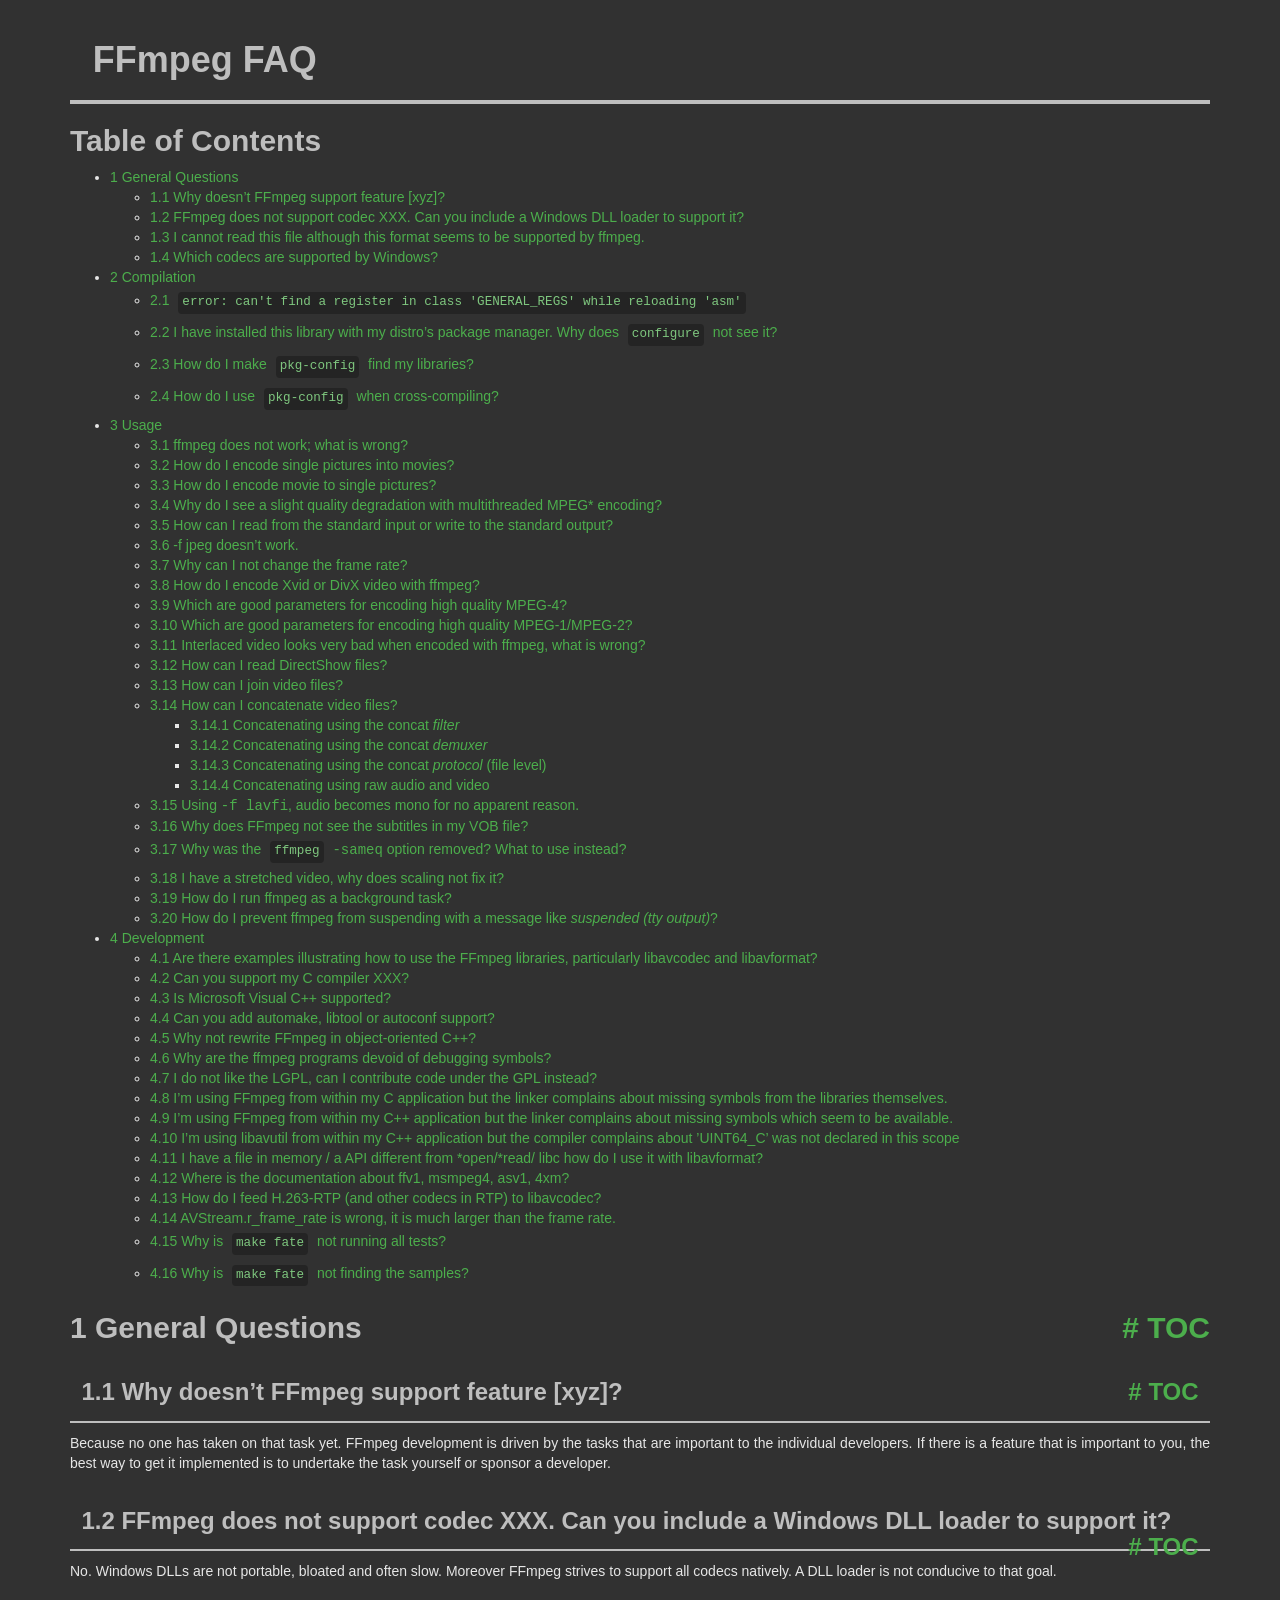
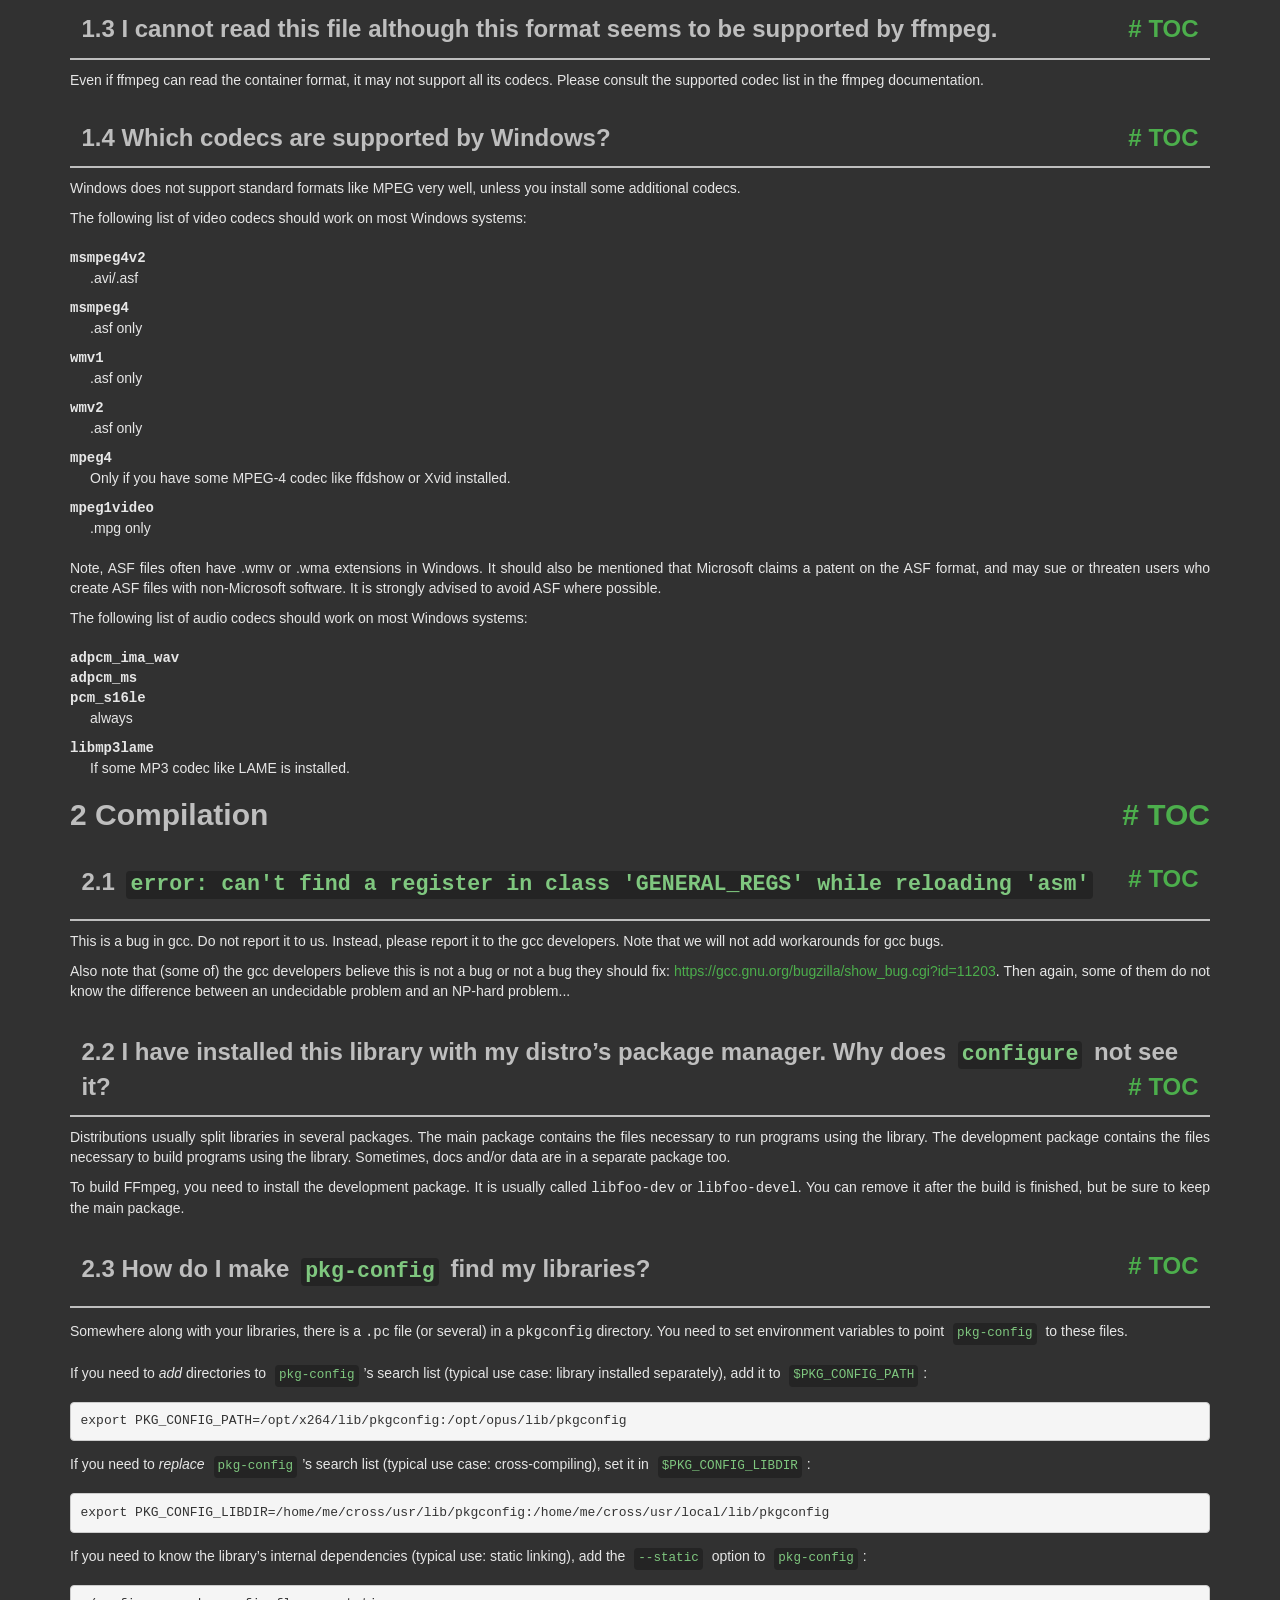
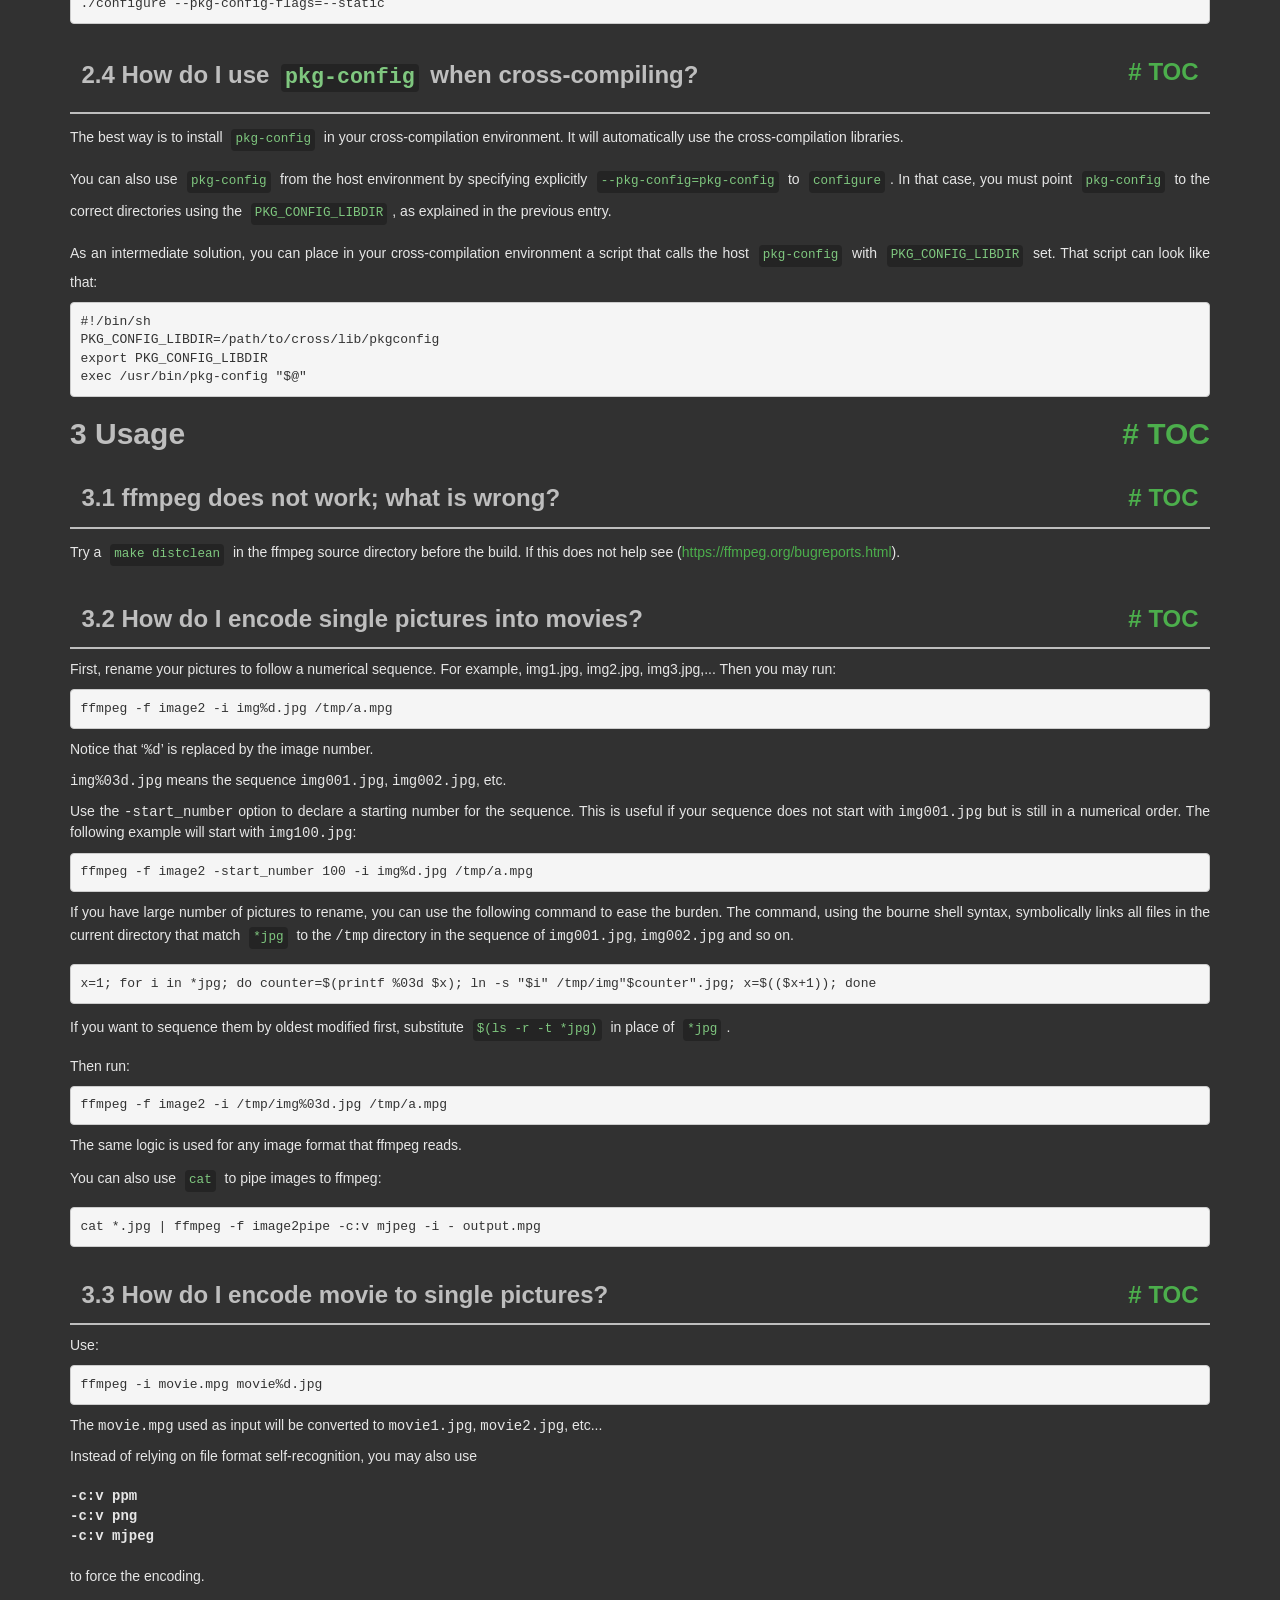
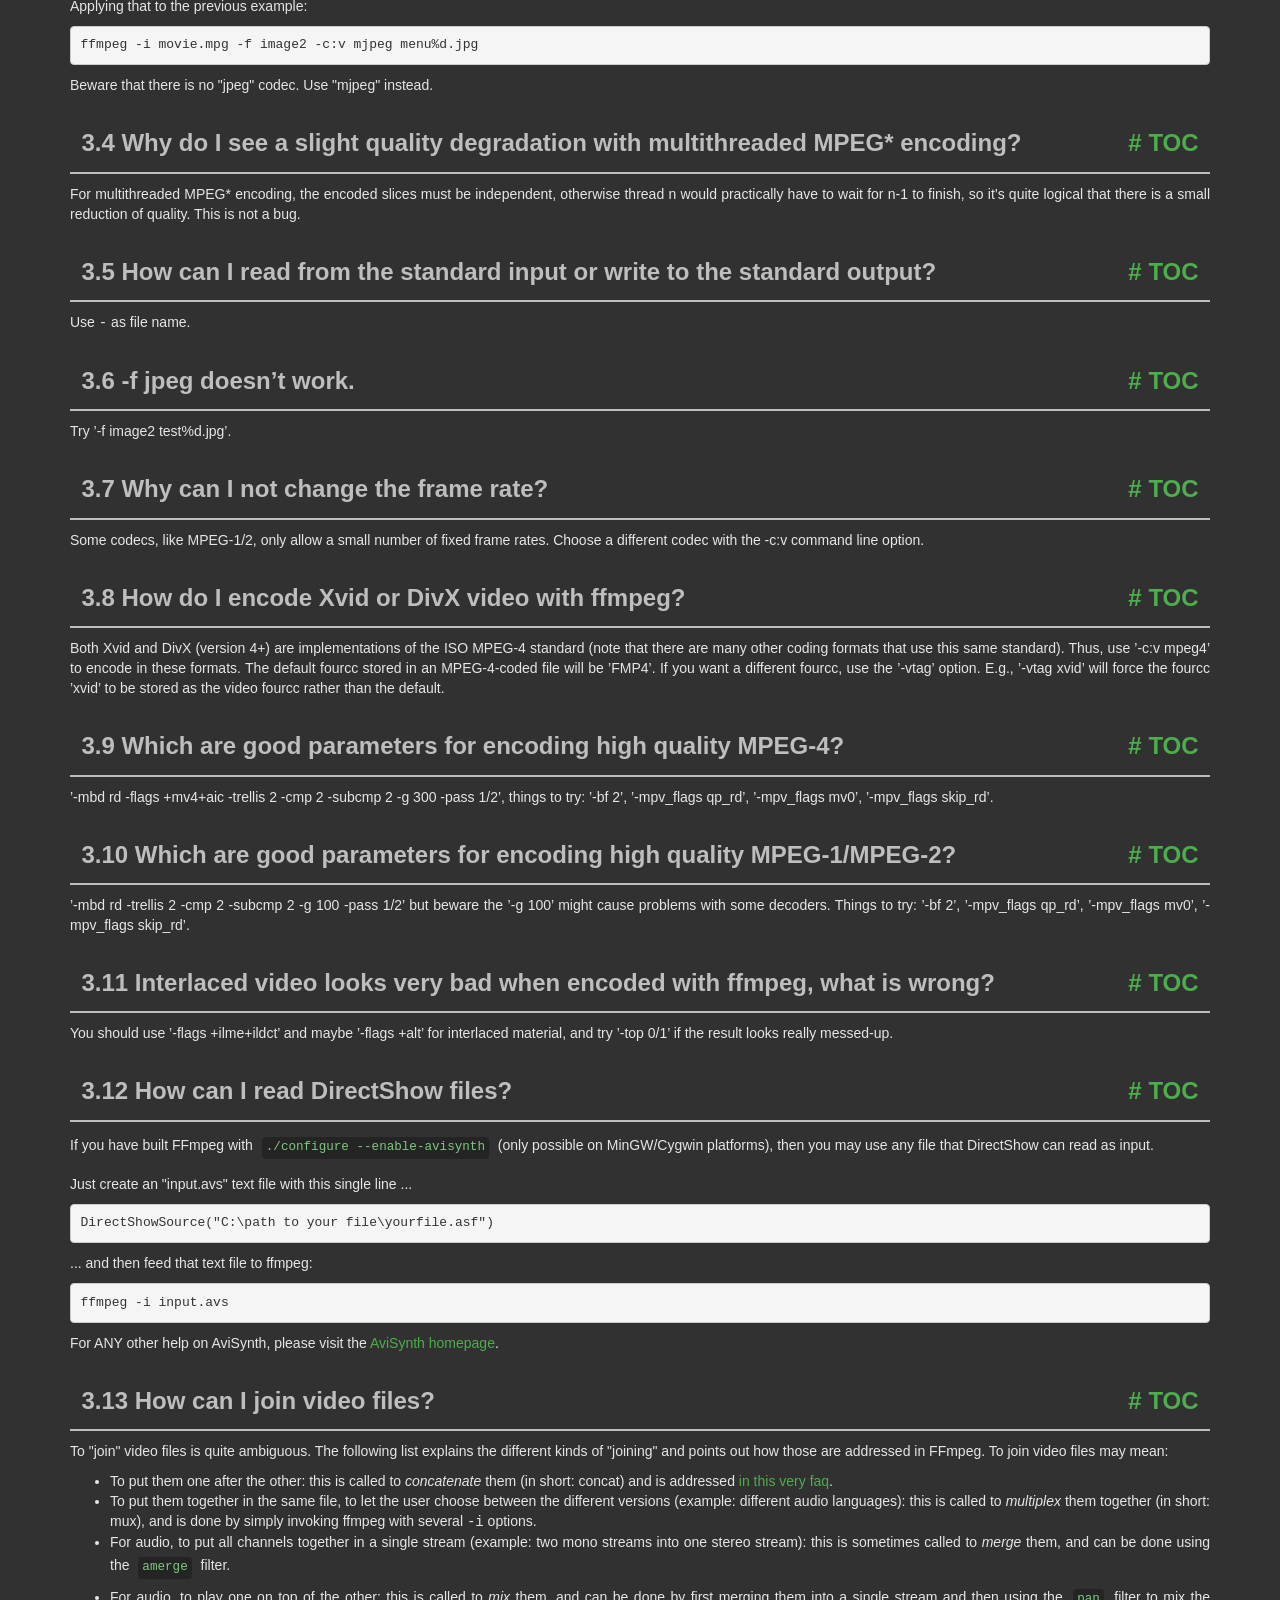
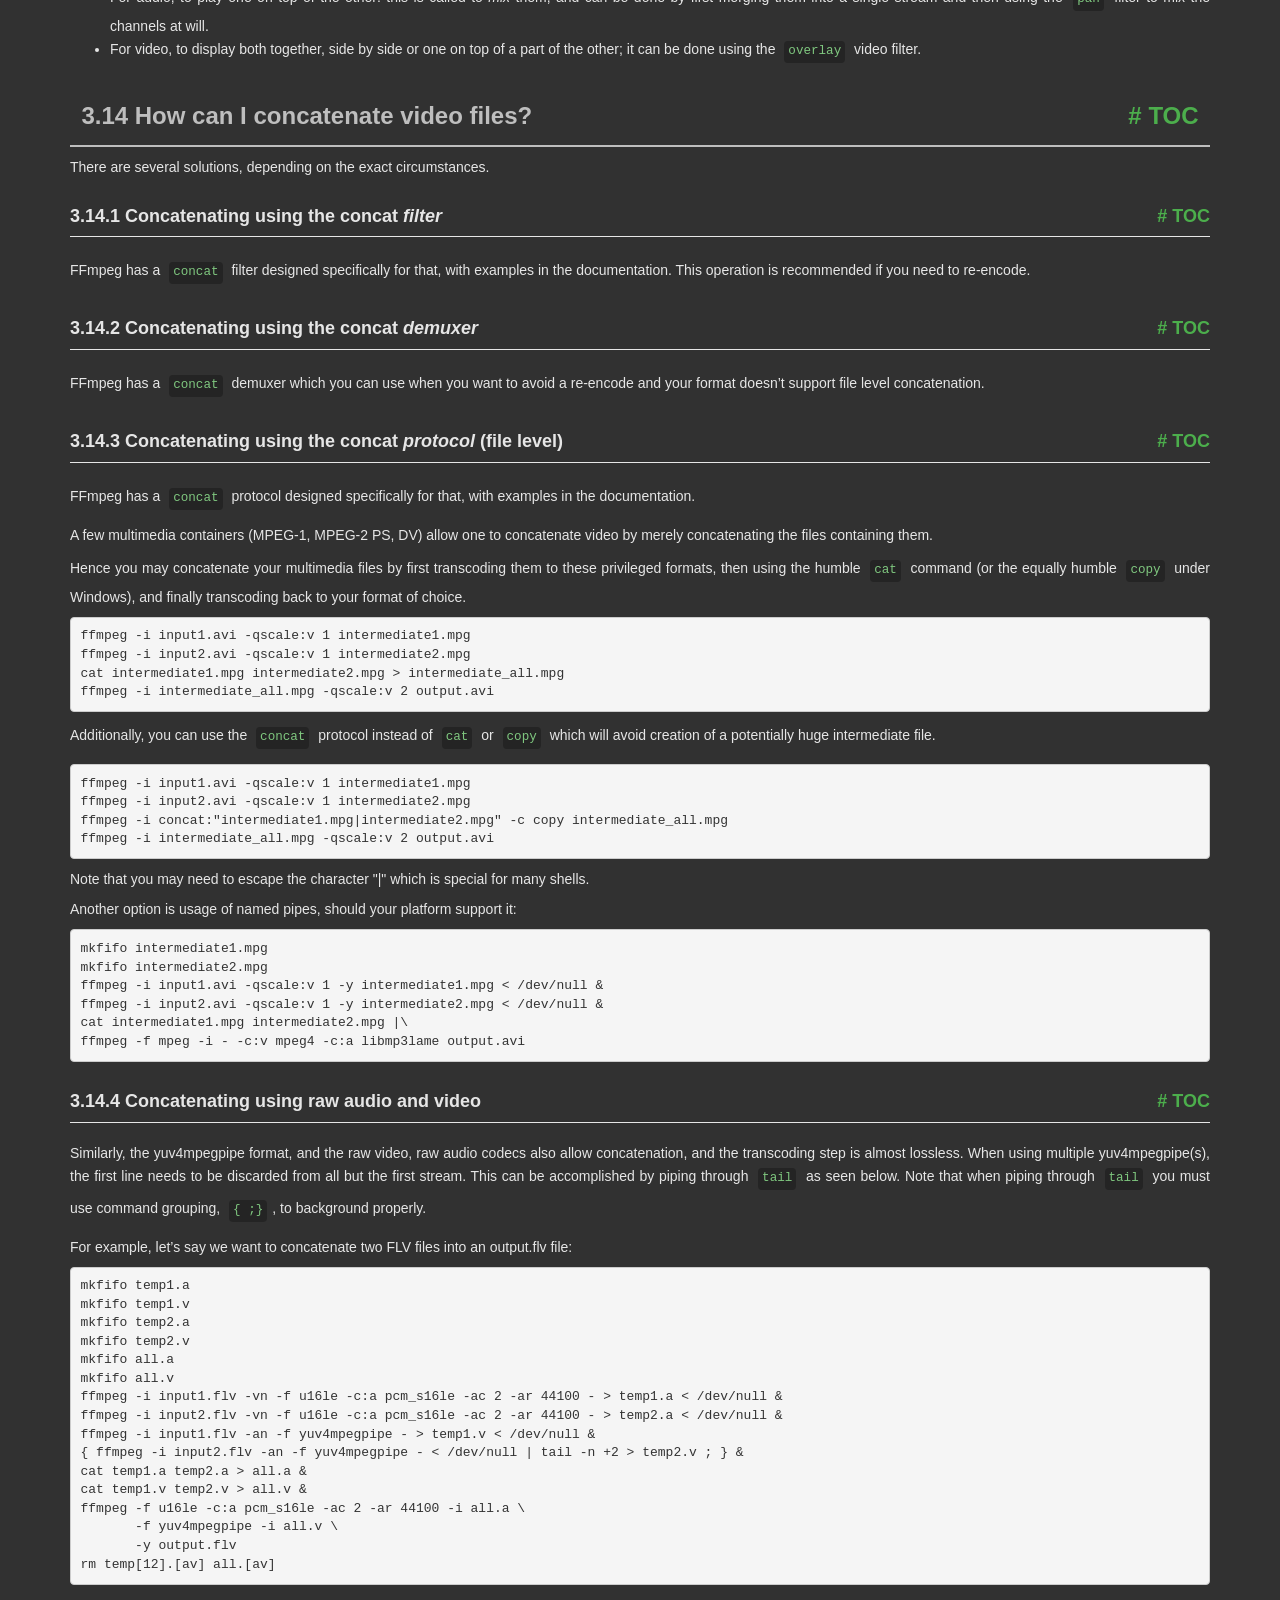
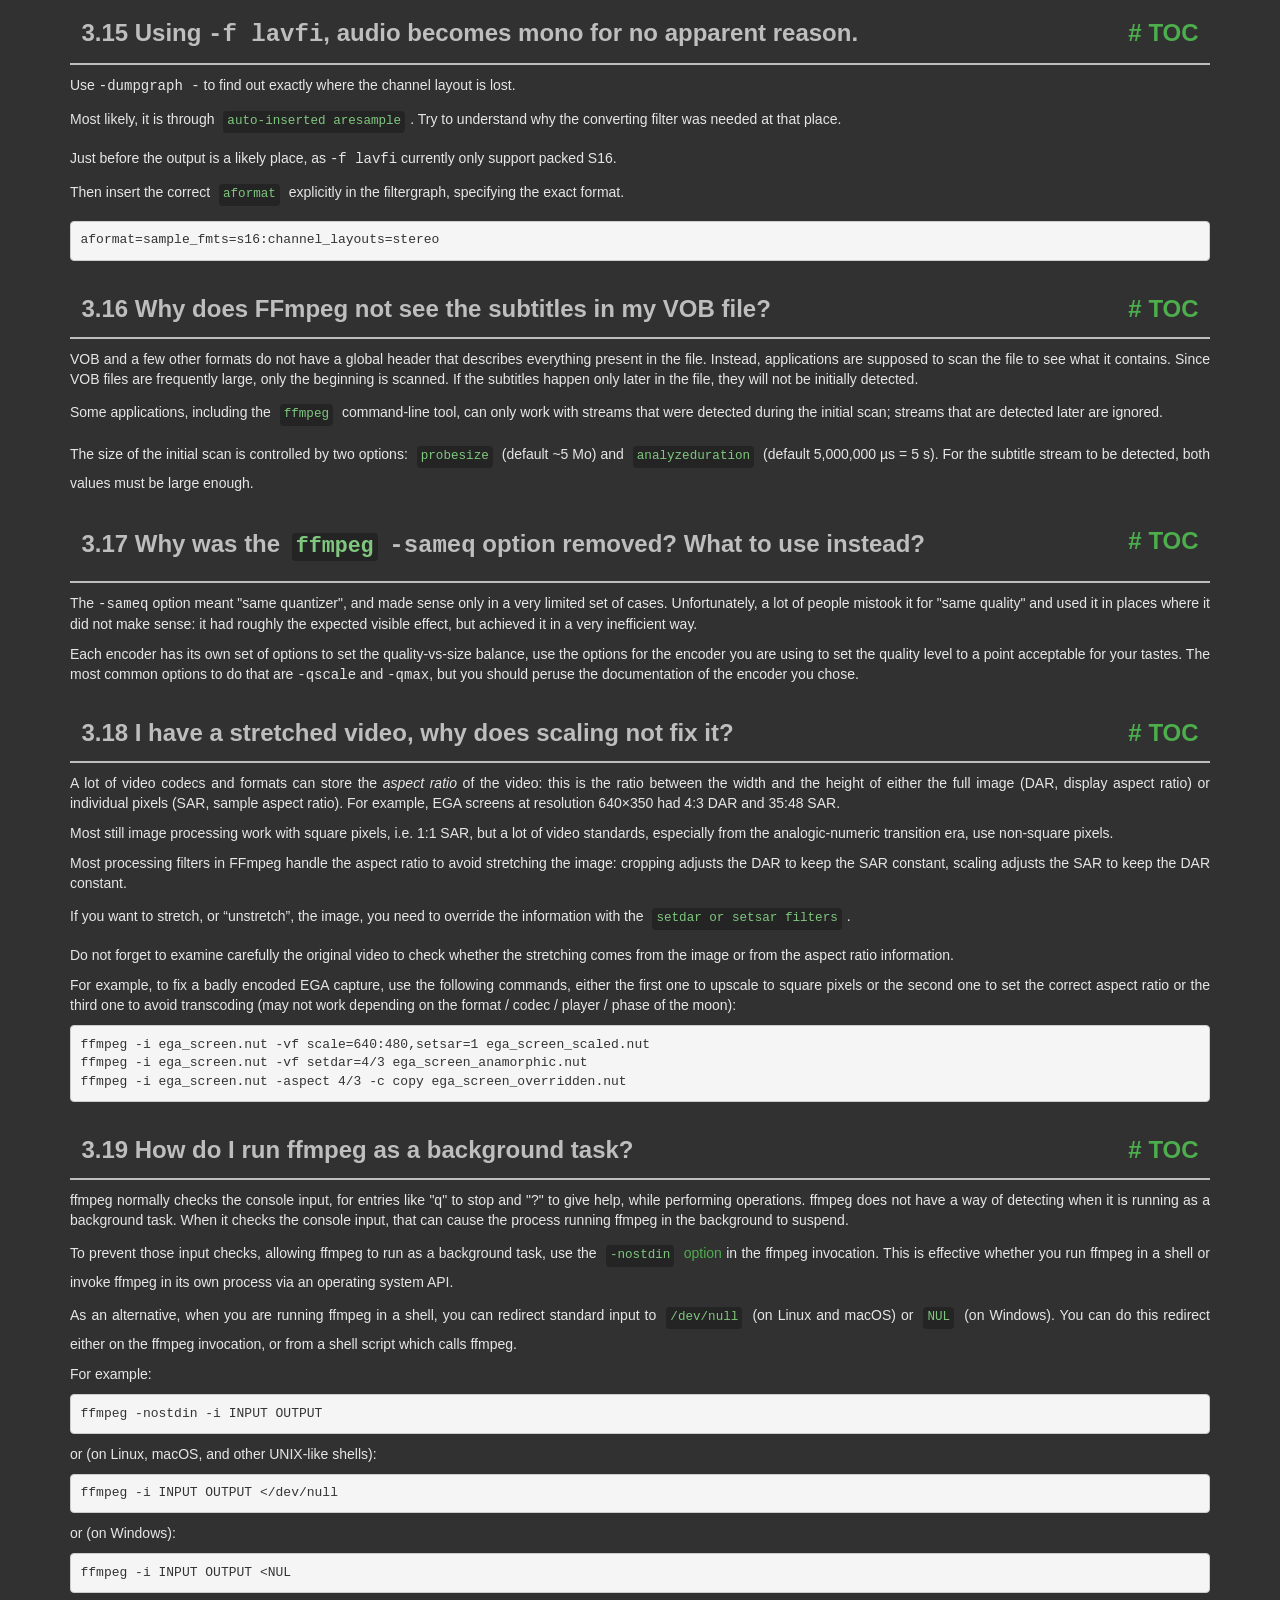
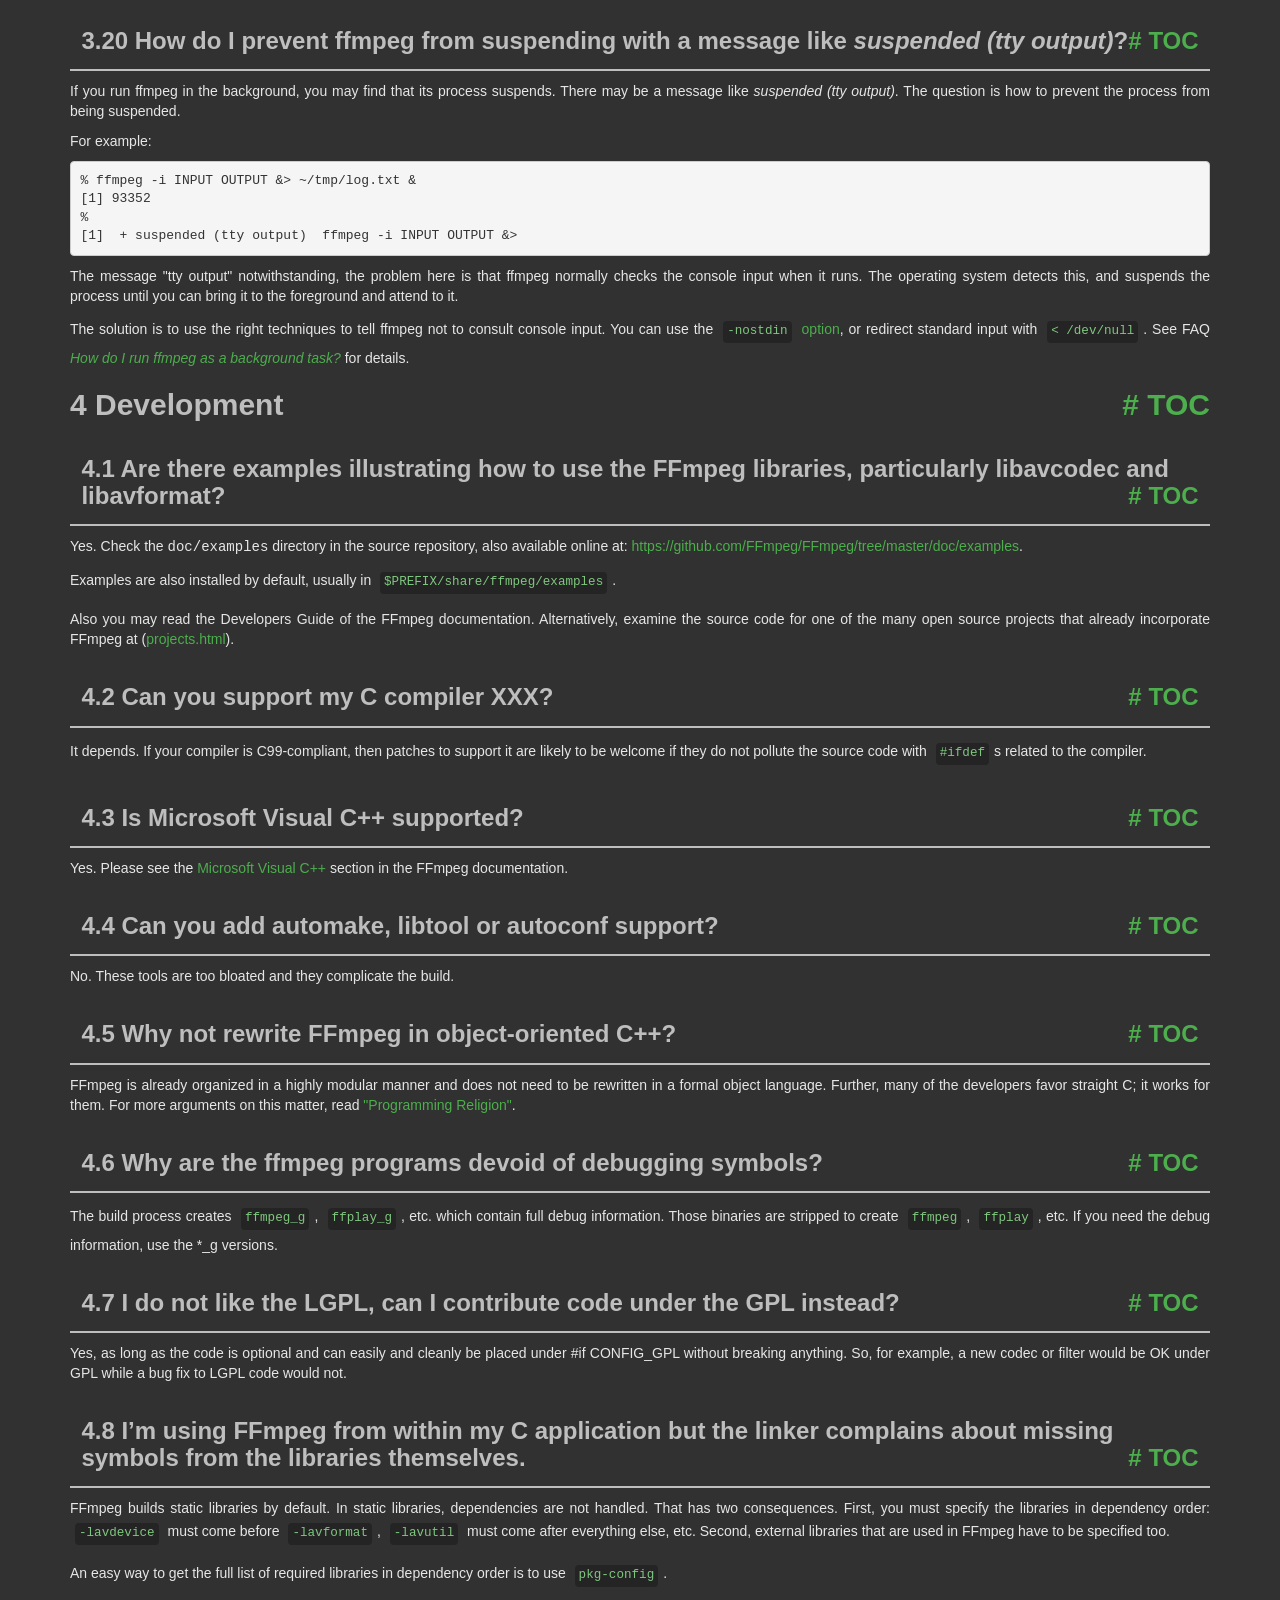
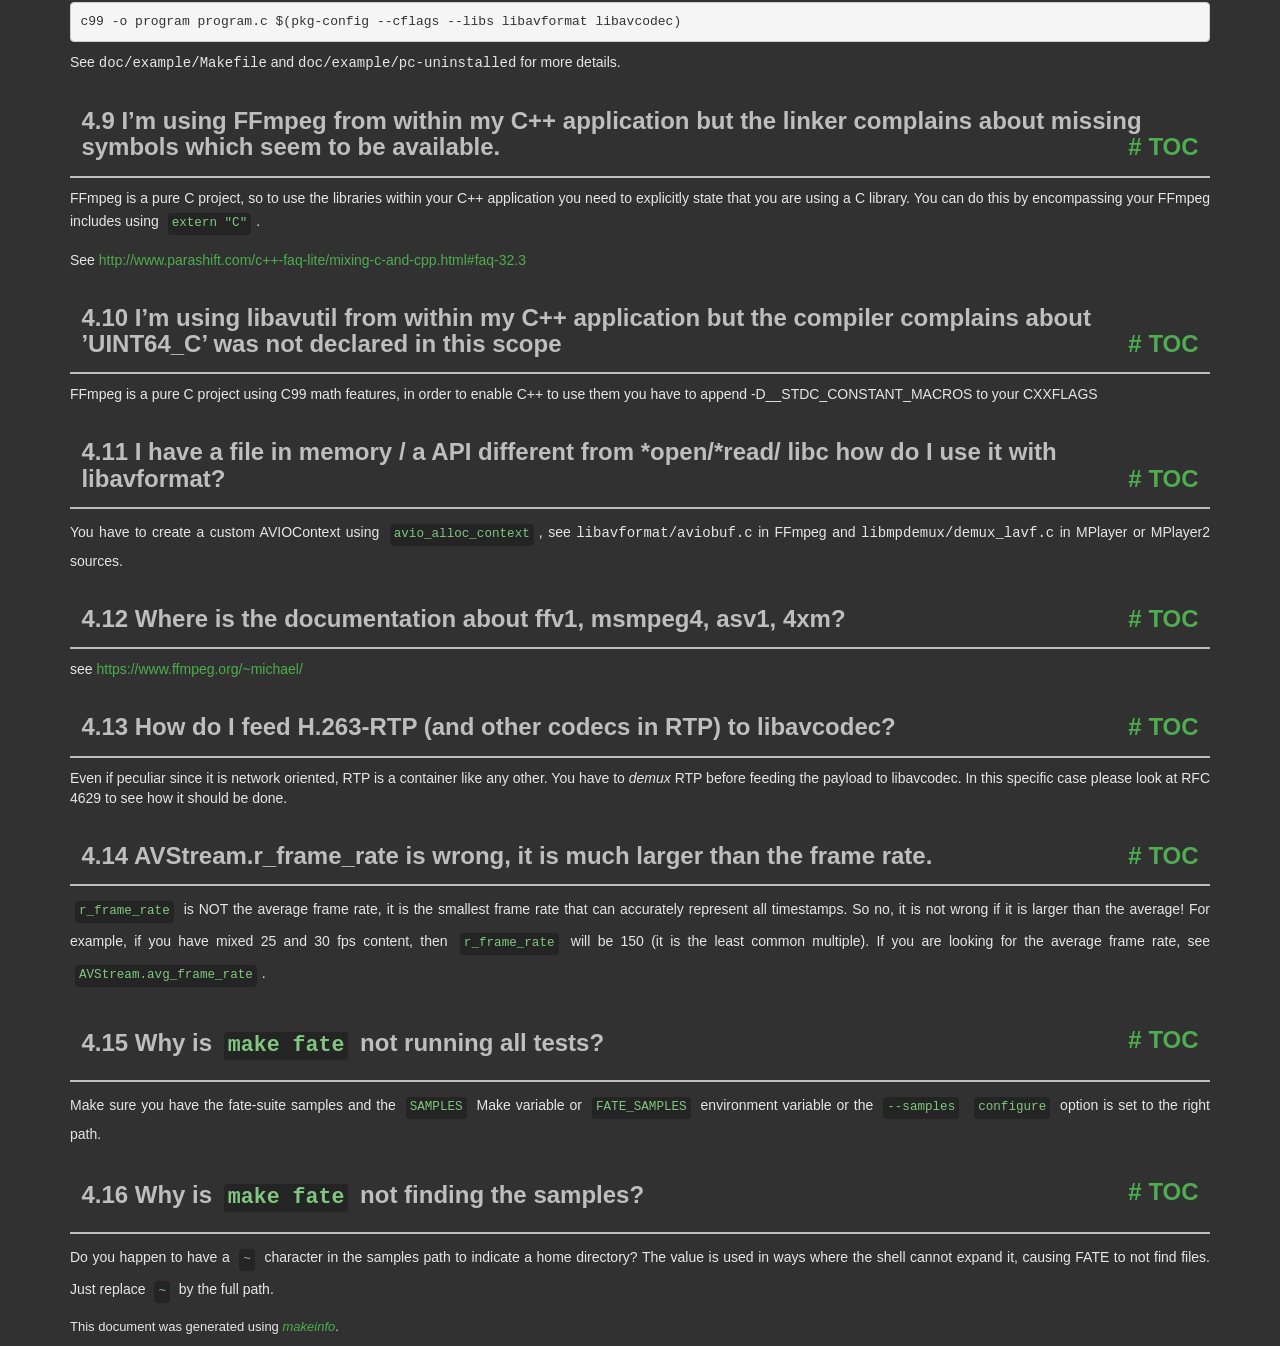
<file: Test Images/ffmpeg-2026-01-05-git-2892815c45-essentials_build/doc/faq.html>
<!DOCTYPE html PUBLIC "-//W3C//DTD HTML 4.01 Transitional//EN" "http://www.w3.org/TR/html4/loose.dtd">
<html>
<!-- Created by GNU Texinfo 7.2, https://www.gnu.org/software/texinfo/ -->
  <head>
    <meta charset="utf-8">
    <title>
      FFmpeg FAQ
    </title>
    <meta name="viewport" content="width=device-width,initial-scale=1.0">
    <link rel="stylesheet" type="text/css" href="bootstrap.min.css">
    <link rel="stylesheet" type="text/css" href="style.min.css">
  </head>
  <body>
    <div class="container">
      <h1>
      FFmpeg FAQ
      </h1>


<a name="SEC_Top"></a>

<div class="region-contents" id="SEC_Contents">
<h2 class="contents-heading">Table of Contents</h2>

<div class="contents">

<ul class="toc-numbered-mark">
  <li><a id="toc-General-Questions" href="#General-Questions">1 General Questions</a>
  <ul class="toc-numbered-mark">
    <li><a id="toc-Why-doesn_0027t-FFmpeg-support-feature-_005bxyz_005d_003f" href="#Why-doesn_0027t-FFmpeg-support-feature-_005bxyz_005d_003f">1.1 Why doesn&rsquo;t FFmpeg support feature [xyz]?</a></li>
    <li><a id="toc-FFmpeg-does-not-support-codec-XXX_002e-Can-you-include-a-Windows-DLL-loader-to-support-it_003f" href="#FFmpeg-does-not-support-codec-XXX_002e-Can-you-include-a-Windows-DLL-loader-to-support-it_003f">1.2 FFmpeg does not support codec XXX. Can you include a Windows DLL loader to support it?</a></li>
    <li><a id="toc-I-cannot-read-this-file-although-this-format-seems-to-be-supported-by-ffmpeg_002e" href="#I-cannot-read-this-file-although-this-format-seems-to-be-supported-by-ffmpeg_002e">1.3 I cannot read this file although this format seems to be supported by ffmpeg.</a></li>
    <li><a id="toc-Which-codecs-are-supported-by-Windows_003f" href="#Which-codecs-are-supported-by-Windows_003f">1.4 Which codecs are supported by Windows?</a></li>
  </ul></li>
  <li><a id="toc-Compilation" href="#Compilation">2 Compilation</a>
  <ul class="toc-numbered-mark">
    <li><a id="toc-error_003a-can_0027t-find-a-register-in-class-_0027GENERAL_005fREGS_0027-while-reloading-_0027asm_0027" href="#error_003a-can_0027t-find-a-register-in-class-_0027GENERAL_005fREGS_0027-while-reloading-_0027asm_0027">2.1 <code class="code">error: can't find a register in class 'GENERAL_REGS' while reloading 'asm'</code></a></li>
    <li><a id="toc-I-have-installed-this-library-with-my-distro_0027s-package-manager_002e-Why-does-configure-not-see-it_003f" href="#I-have-installed-this-library-with-my-distro_0027s-package-manager_002e-Why-does-configure-not-see-it_003f">2.2 I have installed this library with my distro&rsquo;s package manager. Why does <code class="command">configure</code> not see it?</a></li>
    <li><a id="toc-How-do-I-make-pkg_002dconfig-find-my-libraries_003f" href="#How-do-I-make-pkg_002dconfig-find-my-libraries_003f">2.3 How do I make <code class="command">pkg-config</code> find my libraries?</a></li>
    <li><a id="toc-How-do-I-use-pkg_002dconfig-when-cross_002dcompiling_003f" href="#How-do-I-use-pkg_002dconfig-when-cross_002dcompiling_003f">2.4 How do I use <code class="command">pkg-config</code> when cross-compiling?</a></li>
  </ul></li>
  <li><a id="toc-Usage" href="#Usage">3 Usage</a>
  <ul class="toc-numbered-mark">
    <li><a id="toc-ffmpeg-does-not-work_003b-what-is-wrong_003f" href="#ffmpeg-does-not-work_003b-what-is-wrong_003f">3.1 ffmpeg does not work; what is wrong?</a></li>
    <li><a id="toc-How-do-I-encode-single-pictures-into-movies_003f" href="#How-do-I-encode-single-pictures-into-movies_003f">3.2 How do I encode single pictures into movies?</a></li>
    <li><a id="toc-How-do-I-encode-movie-to-single-pictures_003f" href="#How-do-I-encode-movie-to-single-pictures_003f">3.3 How do I encode movie to single pictures?</a></li>
    <li><a id="toc-Why-do-I-see-a-slight-quality-degradation-with-multithreaded-MPEG_002a-encoding_003f" href="#Why-do-I-see-a-slight-quality-degradation-with-multithreaded-MPEG_002a-encoding_003f">3.4 Why do I see a slight quality degradation with multithreaded MPEG* encoding?</a></li>
    <li><a id="toc-How-can-I-read-from-the-standard-input-or-write-to-the-standard-output_003f" href="#How-can-I-read-from-the-standard-input-or-write-to-the-standard-output_003f">3.5 How can I read from the standard input or write to the standard output?</a></li>
    <li><a id="toc-_002df-jpeg-doesn_0027t-work_002e" href="#g_t_002df-jpeg-doesn_0027t-work_002e">3.6 -f jpeg doesn&rsquo;t work.</a></li>
    <li><a id="toc-Why-can-I-not-change-the-frame-rate_003f" href="#Why-can-I-not-change-the-frame-rate_003f">3.7 Why can I not change the frame rate?</a></li>
    <li><a id="toc-How-do-I-encode-Xvid-or-DivX-video-with-ffmpeg_003f" href="#How-do-I-encode-Xvid-or-DivX-video-with-ffmpeg_003f">3.8 How do I encode Xvid or DivX video with ffmpeg?</a></li>
    <li><a id="toc-Which-are-good-parameters-for-encoding-high-quality-MPEG_002d4_003f" href="#Which-are-good-parameters-for-encoding-high-quality-MPEG_002d4_003f">3.9 Which are good parameters for encoding high quality MPEG-4?</a></li>
    <li><a id="toc-Which-are-good-parameters-for-encoding-high-quality-MPEG_002d1_002fMPEG_002d2_003f" href="#Which-are-good-parameters-for-encoding-high-quality-MPEG_002d1_002fMPEG_002d2_003f">3.10 Which are good parameters for encoding high quality MPEG-1/MPEG-2?</a></li>
    <li><a id="toc-Interlaced-video-looks-very-bad-when-encoded-with-ffmpeg_002c-what-is-wrong_003f" href="#Interlaced-video-looks-very-bad-when-encoded-with-ffmpeg_002c-what-is-wrong_003f">3.11 Interlaced video looks very bad when encoded with ffmpeg, what is wrong?</a></li>
    <li><a id="toc-How-can-I-read-DirectShow-files_003f" href="#How-can-I-read-DirectShow-files_003f">3.12 How can I read DirectShow files?</a></li>
    <li><a id="toc-How-can-I-join-video-files_003f" href="#How-can-I-join-video-files_003f">3.13 How can I join video files?</a></li>
    <li><a id="toc-How-can-I-concatenate-video-files_003f" href="#How-can-I-concatenate-video-files_003f">3.14 How can I concatenate video files?</a>
    <ul class="toc-numbered-mark">
      <li><a id="toc-Concatenating-using-the-concat-filter" href="#Concatenating-using-the-concat-filter">3.14.1 Concatenating using the concat <em class="emph">filter</em></a></li>
      <li><a id="toc-Concatenating-using-the-concat-demuxer" href="#Concatenating-using-the-concat-demuxer">3.14.2 Concatenating using the concat <em class="emph">demuxer</em></a></li>
      <li><a id="toc-Concatenating-using-the-concat-protocol-_0028file-level_0029" href="#Concatenating-using-the-concat-protocol-_0028file-level_0029">3.14.3 Concatenating using the concat <em class="emph">protocol</em> (file level)</a></li>
      <li><a id="toc-Concatenating-using-raw-audio-and-video" href="#Concatenating-using-raw-audio-and-video">3.14.4 Concatenating using raw audio and video</a></li>
    </ul></li>
    <li><a id="toc-Using-_002df-lavfi_002c-audio-becomes-mono-for-no-apparent-reason_002e" href="#Using-_002df-lavfi_002c-audio-becomes-mono-for-no-apparent-reason_002e">3.15 Using <samp class="option">-f lavfi</samp>, audio becomes mono for no apparent reason.</a></li>
    <li><a id="toc-Why-does-FFmpeg-not-see-the-subtitles-in-my-VOB-file_003f" href="#Why-does-FFmpeg-not-see-the-subtitles-in-my-VOB-file_003f">3.16 Why does FFmpeg not see the subtitles in my VOB file?</a></li>
    <li><a id="toc-Why-was-the-ffmpeg-_002dsameq-option-removed_003f-What-to-use-instead_003f" href="#Why-was-the-ffmpeg-_002dsameq-option-removed_003f-What-to-use-instead_003f">3.17 Why was the <code class="command">ffmpeg</code> <samp class="option">-sameq</samp> option removed? What to use instead?</a></li>
    <li><a id="toc-I-have-a-stretched-video_002c-why-does-scaling-not-fix-it_003f" href="#I-have-a-stretched-video_002c-why-does-scaling-not-fix-it_003f">3.18 I have a stretched video, why does scaling not fix it?</a></li>
    <li><a id="toc-How-do-I-run-ffmpeg-as-a-background-task_003f" href="#How-do-I-run-ffmpeg-as-a-background-task_003f">3.19 How do I run ffmpeg as a background task?</a></li>
    <li><a id="toc-How-do-I-prevent-ffmpeg-from-suspending-with-a-message-like-suspended-_0028tty-output_0029_003f" href="#How-do-I-prevent-ffmpeg-from-suspending-with-a-message-like-suspended-_0028tty-output_0029_003f">3.20 How do I prevent ffmpeg from suspending with a message like <em class="emph">suspended (tty output)</em>?</a></li>
  </ul></li>
  <li><a id="toc-Development" href="#Development">4 Development</a>
  <ul class="toc-numbered-mark">
    <li><a id="toc-Are-there-examples-illustrating-how-to-use-the-FFmpeg-libraries_002c-particularly-libavcodec-and-libavformat_003f" href="#Are-there-examples-illustrating-how-to-use-the-FFmpeg-libraries_002c-particularly-libavcodec-and-libavformat_003f">4.1 Are there examples illustrating how to use the FFmpeg libraries, particularly libavcodec and libavformat?</a></li>
    <li><a id="toc-Can-you-support-my-C-compiler-XXX_003f" href="#Can-you-support-my-C-compiler-XXX_003f">4.2 Can you support my C compiler XXX?</a></li>
    <li><a id="toc-Is-Microsoft-Visual-C_002b_002b-supported_003f" href="#Is-Microsoft-Visual-C_002b_002b-supported_003f">4.3 Is Microsoft Visual C++ supported?</a></li>
    <li><a id="toc-Can-you-add-automake_002c-libtool-or-autoconf-support_003f" href="#Can-you-add-automake_002c-libtool-or-autoconf-support_003f">4.4 Can you add automake, libtool or autoconf support?</a></li>
    <li><a id="toc-Why-not-rewrite-FFmpeg-in-object_002doriented-C_002b_002b_003f" href="#Why-not-rewrite-FFmpeg-in-object_002doriented-C_002b_002b_003f">4.5 Why not rewrite FFmpeg in object-oriented C++?</a></li>
    <li><a id="toc-Why-are-the-ffmpeg-programs-devoid-of-debugging-symbols_003f" href="#Why-are-the-ffmpeg-programs-devoid-of-debugging-symbols_003f">4.6 Why are the ffmpeg programs devoid of debugging symbols?</a></li>
    <li><a id="toc-I-do-not-like-the-LGPL_002c-can-I-contribute-code-under-the-GPL-instead_003f" href="#I-do-not-like-the-LGPL_002c-can-I-contribute-code-under-the-GPL-instead_003f">4.7 I do not like the LGPL, can I contribute code under the GPL instead?</a></li>
    <li><a id="toc-I_0027m-using-FFmpeg-from-within-my-C-application-but-the-linker-complains-about-missing-symbols-from-the-libraries-themselves_002e" href="#I_0027m-using-FFmpeg-from-within-my-C-application-but-the-linker-complains-about-missing-symbols-from-the-libraries-themselves_002e">4.8 I&rsquo;m using FFmpeg from within my C application but the linker complains about missing symbols from the libraries themselves.</a></li>
    <li><a id="toc-I_0027m-using-FFmpeg-from-within-my-C_002b_002b-application-but-the-linker-complains-about-missing-symbols-which-seem-to-be-available_002e" href="#I_0027m-using-FFmpeg-from-within-my-C_002b_002b-application-but-the-linker-complains-about-missing-symbols-which-seem-to-be-available_002e">4.9 I&rsquo;m using FFmpeg from within my C++ application but the linker complains about missing symbols which seem to be available.</a></li>
    <li><a id="toc-I_0027m-using-libavutil-from-within-my-C_002b_002b-application-but-the-compiler-complains-about-_0027UINT64_005fC_0027-was-not-declared-in-this-scope" href="#I_0027m-using-libavutil-from-within-my-C_002b_002b-application-but-the-compiler-complains-about-_0027UINT64_005fC_0027-was-not-declared-in-this-scope">4.10 I&rsquo;m using libavutil from within my C++ application but the compiler complains about &rsquo;UINT64_C&rsquo; was not declared in this scope</a></li>
    <li><a id="toc-I-have-a-file-in-memory-_002f-a-API-different-from-_002aopen_002f_002aread_002f-libc-how-do-I-use-it-with-libavformat_003f" href="#I-have-a-file-in-memory-_002f-a-API-different-from-_002aopen_002f_002aread_002f-libc-how-do-I-use-it-with-libavformat_003f">4.11 I have a file in memory / a API different from *open/*read/ libc how do I use it with libavformat?</a></li>
    <li><a id="toc-Where-is-the-documentation-about-ffv1_002c-msmpeg4_002c-asv1_002c-4xm_003f" href="#Where-is-the-documentation-about-ffv1_002c-msmpeg4_002c-asv1_002c-4xm_003f">4.12 Where is the documentation about ffv1, msmpeg4, asv1, 4xm?</a></li>
    <li><a id="toc-How-do-I-feed-H_002e263_002dRTP-_0028and-other-codecs-in-RTP_0029-to-libavcodec_003f" href="#How-do-I-feed-H_002e263_002dRTP-_0028and-other-codecs-in-RTP_0029-to-libavcodec_003f">4.13 How do I feed H.263-RTP (and other codecs in RTP) to libavcodec?</a></li>
    <li><a id="toc-AVStream_002er_005fframe_005frate-is-wrong_002c-it-is-much-larger-than-the-frame-rate_002e" href="#AVStream_002er_005fframe_005frate-is-wrong_002c-it-is-much-larger-than-the-frame-rate_002e">4.14 AVStream.r_frame_rate is wrong, it is much larger than the frame rate.</a></li>
    <li><a id="toc-Why-is-make-fate-not-running-all-tests_003f" href="#Why-is-make-fate-not-running-all-tests_003f">4.15 Why is <code class="code">make fate</code> not running all tests?</a></li>
    <li><a id="toc-Why-is-make-fate-not-finding-the-samples_003f" href="#Why-is-make-fate-not-finding-the-samples_003f">4.16 Why is <code class="code">make fate</code> not finding the samples?</a></li>
  </ul></li>
</ul>
</div>
</div>

<a name="General-Questions"></a>
<h2 class="chapter">1 General Questions<span class="pull-right"><a class="anchor hidden-xs" href="#General-Questions" aria-hidden="true">#</a> <a class="anchor hidden-xs"href="#toc-General-Questions" aria-hidden="true">TOC</a></span></h2>

<a name="Why-doesn_0027t-FFmpeg-support-feature-_005bxyz_005d_003f"></a>
<h3 class="section">1.1 Why doesn&rsquo;t FFmpeg support feature [xyz]?<span class="pull-right"><a class="anchor hidden-xs" href="#Why-doesn_0027t-FFmpeg-support-feature-_005bxyz_005d_003f" aria-hidden="true">#</a> <a class="anchor hidden-xs"href="#toc-Why-doesn_0027t-FFmpeg-support-feature-_005bxyz_005d_003f" aria-hidden="true">TOC</a></span></h3>

<p>Because no one has taken on that task yet. FFmpeg development is
driven by the tasks that are important to the individual developers.
If there is a feature that is important to you, the best way to get
it implemented is to undertake the task yourself or sponsor a developer.
</p>
<a name="FFmpeg-does-not-support-codec-XXX_002e-Can-you-include-a-Windows-DLL-loader-to-support-it_003f"></a>
<h3 class="section">1.2 FFmpeg does not support codec XXX. Can you include a Windows DLL loader to support it?<span class="pull-right"><a class="anchor hidden-xs" href="#FFmpeg-does-not-support-codec-XXX_002e-Can-you-include-a-Windows-DLL-loader-to-support-it_003f" aria-hidden="true">#</a> <a class="anchor hidden-xs"href="#toc-FFmpeg-does-not-support-codec-XXX_002e-Can-you-include-a-Windows-DLL-loader-to-support-it_003f" aria-hidden="true">TOC</a></span></h3>

<p>No. Windows DLLs are not portable, bloated and often slow.
Moreover FFmpeg strives to support all codecs natively.
A DLL loader is not conducive to that goal.
</p>
<a name="I-cannot-read-this-file-although-this-format-seems-to-be-supported-by-ffmpeg_002e"></a>
<h3 class="section">1.3 I cannot read this file although this format seems to be supported by ffmpeg.<span class="pull-right"><a class="anchor hidden-xs" href="#I-cannot-read-this-file-although-this-format-seems-to-be-supported-by-ffmpeg_002e" aria-hidden="true">#</a> <a class="anchor hidden-xs"href="#toc-I-cannot-read-this-file-although-this-format-seems-to-be-supported-by-ffmpeg_002e" aria-hidden="true">TOC</a></span></h3>

<p>Even if ffmpeg can read the container format, it may not support all its
codecs. Please consult the supported codec list in the ffmpeg
documentation.
</p>
<a name="Which-codecs-are-supported-by-Windows_003f"></a>
<h3 class="section">1.4 Which codecs are supported by Windows?<span class="pull-right"><a class="anchor hidden-xs" href="#Which-codecs-are-supported-by-Windows_003f" aria-hidden="true">#</a> <a class="anchor hidden-xs"href="#toc-Which-codecs-are-supported-by-Windows_003f" aria-hidden="true">TOC</a></span></h3>

<p>Windows does not support standard formats like MPEG very well, unless you
install some additional codecs.
</p>
<p>The following list of video codecs should work on most Windows systems:
</p><dl class="table">
<dt><samp class="option">msmpeg4v2</samp></dt>
<dd><p>.avi/.asf
</p></dd>
<dt><samp class="option">msmpeg4</samp></dt>
<dd><p>.asf only
</p></dd>
<dt><samp class="option">wmv1</samp></dt>
<dd><p>.asf only
</p></dd>
<dt><samp class="option">wmv2</samp></dt>
<dd><p>.asf only
</p></dd>
<dt><samp class="option">mpeg4</samp></dt>
<dd><p>Only if you have some MPEG-4 codec like ffdshow or Xvid installed.
</p></dd>
<dt><samp class="option">mpeg1video</samp></dt>
<dd><p>.mpg only
</p></dd>
</dl>
<p>Note, ASF files often have .wmv or .wma extensions in Windows. It should also
be mentioned that Microsoft claims a patent on the ASF format, and may sue
or threaten users who create ASF files with non-Microsoft software. It is
strongly advised to avoid ASF where possible.
</p>
<p>The following list of audio codecs should work on most Windows systems:
</p><dl class="table">
<dt><samp class="option">adpcm_ima_wav</samp></dt>
<dt><samp class="option">adpcm_ms</samp></dt>
<dt><samp class="option">pcm_s16le</samp></dt>
<dd><p>always
</p></dd>
<dt><samp class="option">libmp3lame</samp></dt>
<dd><p>If some MP3 codec like LAME is installed.
</p></dd>
</dl>


<a name="Compilation"></a>
<h2 class="chapter">2 Compilation<span class="pull-right"><a class="anchor hidden-xs" href="#Compilation" aria-hidden="true">#</a> <a class="anchor hidden-xs"href="#toc-Compilation" aria-hidden="true">TOC</a></span></h2>

<a name="error_003a-can_0027t-find-a-register-in-class-_0027GENERAL_005fREGS_0027-while-reloading-_0027asm_0027"></a>
<h3 class="section">2.1 <code class="code">error: can't find a register in class 'GENERAL_REGS' while reloading 'asm'</code><span class="pull-right"><a class="anchor hidden-xs" href="#error_003a-can_0027t-find-a-register-in-class-_0027GENERAL_005fREGS_0027-while-reloading-_0027asm_0027" aria-hidden="true">#</a> <a class="anchor hidden-xs"href="#toc-error_003a-can_0027t-find-a-register-in-class-_0027GENERAL_005fREGS_0027-while-reloading-_0027asm_0027" aria-hidden="true">TOC</a></span></h3>

<p>This is a bug in gcc. Do not report it to us. Instead, please report it to
the gcc developers. Note that we will not add workarounds for gcc bugs.
</p>
<p>Also note that (some of) the gcc developers believe this is not a bug or
not a bug they should fix:
<a class="url" href="https://gcc.gnu.org/bugzilla/show_bug.cgi?id=11203">https://gcc.gnu.org/bugzilla/show_bug.cgi?id=11203</a>.
Then again, some of them do not know the difference between an undecidable
problem and an NP-hard problem...
</p>
<a name="I-have-installed-this-library-with-my-distro_0027s-package-manager_002e-Why-does-configure-not-see-it_003f"></a>
<h3 class="section">2.2 I have installed this library with my distro&rsquo;s package manager. Why does <code class="command">configure</code> not see it?<span class="pull-right"><a class="anchor hidden-xs" href="#I-have-installed-this-library-with-my-distro_0027s-package-manager_002e-Why-does-configure-not-see-it_003f" aria-hidden="true">#</a> <a class="anchor hidden-xs"href="#toc-I-have-installed-this-library-with-my-distro_0027s-package-manager_002e-Why-does-configure-not-see-it_003f" aria-hidden="true">TOC</a></span></h3>

<p>Distributions usually split libraries in several packages. The main package
contains the files necessary to run programs using the library. The
development package contains the files necessary to build programs using the
library. Sometimes, docs and/or data are in a separate package too.
</p>
<p>To build FFmpeg, you need to install the development package. It is usually
called <samp class="file">libfoo-dev</samp> or <samp class="file">libfoo-devel</samp>. You can remove it after the
build is finished, but be sure to keep the main package.
</p>
<a name="How-do-I-make-pkg_002dconfig-find-my-libraries_003f"></a>
<h3 class="section">2.3 How do I make <code class="command">pkg-config</code> find my libraries?<span class="pull-right"><a class="anchor hidden-xs" href="#How-do-I-make-pkg_002dconfig-find-my-libraries_003f" aria-hidden="true">#</a> <a class="anchor hidden-xs"href="#toc-How-do-I-make-pkg_002dconfig-find-my-libraries_003f" aria-hidden="true">TOC</a></span></h3>

<p>Somewhere along with your libraries, there is a <samp class="file">.pc</samp> file (or several)
in a <samp class="file">pkgconfig</samp> directory. You need to set environment variables to
point <code class="command">pkg-config</code> to these files.
</p>
<p>If you need to <em class="emph">add</em> directories to <code class="command">pkg-config</code>&rsquo;s search list
(typical use case: library installed separately), add it to
<code class="code">$PKG_CONFIG_PATH</code>:
</p>
<div class="example">
<pre class="example-preformatted">export PKG_CONFIG_PATH=/opt/x264/lib/pkgconfig:/opt/opus/lib/pkgconfig
</pre></div>

<p>If you need to <em class="emph">replace</em> <code class="command">pkg-config</code>&rsquo;s search list
(typical use case: cross-compiling), set it in
<code class="code">$PKG_CONFIG_LIBDIR</code>:
</p>
<div class="example">
<pre class="example-preformatted">export PKG_CONFIG_LIBDIR=/home/me/cross/usr/lib/pkgconfig:/home/me/cross/usr/local/lib/pkgconfig
</pre></div>

<p>If you need to know the library&rsquo;s internal dependencies (typical use: static
linking), add the <code class="code">--static</code> option to <code class="command">pkg-config</code>:
</p>
<div class="example">
<pre class="example-preformatted">./configure --pkg-config-flags=--static
</pre></div>

<a name="How-do-I-use-pkg_002dconfig-when-cross_002dcompiling_003f"></a>
<h3 class="section">2.4 How do I use <code class="command">pkg-config</code> when cross-compiling?<span class="pull-right"><a class="anchor hidden-xs" href="#How-do-I-use-pkg_002dconfig-when-cross_002dcompiling_003f" aria-hidden="true">#</a> <a class="anchor hidden-xs"href="#toc-How-do-I-use-pkg_002dconfig-when-cross_002dcompiling_003f" aria-hidden="true">TOC</a></span></h3>

<p>The best way is to install <code class="command">pkg-config</code> in your cross-compilation
environment. It will automatically use the cross-compilation libraries.
</p>
<p>You can also use <code class="command">pkg-config</code> from the host environment by
specifying explicitly <code class="code">--pkg-config=pkg-config</code> to <code class="command">configure</code>.
In that case, you must point <code class="command">pkg-config</code> to the correct directories
using the <code class="code">PKG_CONFIG_LIBDIR</code>, as explained in the previous entry.
</p>
<p>As an intermediate solution, you can place in your cross-compilation
environment a script that calls the host <code class="command">pkg-config</code> with
<code class="code">PKG_CONFIG_LIBDIR</code> set. That script can look like that:
</p>
<div class="example">
<pre class="example-preformatted">#!/bin/sh
PKG_CONFIG_LIBDIR=/path/to/cross/lib/pkgconfig
export PKG_CONFIG_LIBDIR
exec /usr/bin/pkg-config &quot;$@&quot;
</pre></div>

<a name="Usage"></a>
<h2 class="chapter">3 Usage<span class="pull-right"><a class="anchor hidden-xs" href="#Usage" aria-hidden="true">#</a> <a class="anchor hidden-xs"href="#toc-Usage" aria-hidden="true">TOC</a></span></h2>

<a name="ffmpeg-does-not-work_003b-what-is-wrong_003f"></a>
<h3 class="section">3.1 ffmpeg does not work; what is wrong?<span class="pull-right"><a class="anchor hidden-xs" href="#ffmpeg-does-not-work_003b-what-is-wrong_003f" aria-hidden="true">#</a> <a class="anchor hidden-xs"href="#toc-ffmpeg-does-not-work_003b-what-is-wrong_003f" aria-hidden="true">TOC</a></span></h3>

<p>Try a <code class="code">make distclean</code> in the ffmpeg source directory before the build.
If this does not help see
(<a class="url" href="https://ffmpeg.org/bugreports.html">https://ffmpeg.org/bugreports.html</a>).
</p>
<a name="How-do-I-encode-single-pictures-into-movies_003f"></a>
<h3 class="section">3.2 How do I encode single pictures into movies?<span class="pull-right"><a class="anchor hidden-xs" href="#How-do-I-encode-single-pictures-into-movies_003f" aria-hidden="true">#</a> <a class="anchor hidden-xs"href="#toc-How-do-I-encode-single-pictures-into-movies_003f" aria-hidden="true">TOC</a></span></h3>

<p>First, rename your pictures to follow a numerical sequence.
For example, img1.jpg, img2.jpg, img3.jpg,...
Then you may run:
</p>
<div class="example">
<pre class="example-preformatted">ffmpeg -f image2 -i img%d.jpg /tmp/a.mpg
</pre></div>

<p>Notice that &lsquo;<samp class="samp">%d</samp>&rsquo; is replaced by the image number.
</p>
<p><samp class="file">img%03d.jpg</samp> means the sequence <samp class="file">img001.jpg</samp>, <samp class="file">img002.jpg</samp>, etc.
</p>
<p>Use the <samp class="option">-start_number</samp> option to declare a starting number for
the sequence. This is useful if your sequence does not start with
<samp class="file">img001.jpg</samp> but is still in a numerical order. The following
example will start with <samp class="file">img100.jpg</samp>:
</p>
<div class="example">
<pre class="example-preformatted">ffmpeg -f image2 -start_number 100 -i img%d.jpg /tmp/a.mpg
</pre></div>

<p>If you have large number of pictures to rename, you can use the
following command to ease the burden. The command, using the bourne
shell syntax, symbolically links all files in the current directory
that match <code class="code">*jpg</code> to the <samp class="file">/tmp</samp> directory in the sequence of
<samp class="file">img001.jpg</samp>, <samp class="file">img002.jpg</samp> and so on.
</p>
<div class="example">
<pre class="example-preformatted">x=1; for i in *jpg; do counter=$(printf %03d $x); ln -s &quot;$i&quot; /tmp/img&quot;$counter&quot;.jpg; x=$(($x+1)); done
</pre></div>

<p>If you want to sequence them by oldest modified first, substitute
<code class="code">$(ls -r -t *jpg)</code> in place of <code class="code">*jpg</code>.
</p>
<p>Then run:
</p>
<div class="example">
<pre class="example-preformatted">ffmpeg -f image2 -i /tmp/img%03d.jpg /tmp/a.mpg
</pre></div>

<p>The same logic is used for any image format that ffmpeg reads.
</p>
<p>You can also use <code class="command">cat</code> to pipe images to ffmpeg:
</p>
<div class="example">
<pre class="example-preformatted">cat *.jpg | ffmpeg -f image2pipe -c:v mjpeg -i - output.mpg
</pre></div>

<a name="How-do-I-encode-movie-to-single-pictures_003f"></a>
<h3 class="section">3.3 How do I encode movie to single pictures?<span class="pull-right"><a class="anchor hidden-xs" href="#How-do-I-encode-movie-to-single-pictures_003f" aria-hidden="true">#</a> <a class="anchor hidden-xs"href="#toc-How-do-I-encode-movie-to-single-pictures_003f" aria-hidden="true">TOC</a></span></h3>

<p>Use:
</p>
<div class="example">
<pre class="example-preformatted">ffmpeg -i movie.mpg movie%d.jpg
</pre></div>

<p>The <samp class="file">movie.mpg</samp> used as input will be converted to
<samp class="file">movie1.jpg</samp>, <samp class="file">movie2.jpg</samp>, etc...
</p>
<p>Instead of relying on file format self-recognition, you may also use
</p><dl class="table">
<dt><samp class="option">-c:v ppm</samp></dt>
<dt><samp class="option">-c:v png</samp></dt>
<dt><samp class="option">-c:v mjpeg</samp></dt>
</dl>
<p>to force the encoding.
</p>
<p>Applying that to the previous example:
</p><div class="example">
<pre class="example-preformatted">ffmpeg -i movie.mpg -f image2 -c:v mjpeg menu%d.jpg
</pre></div>

<p>Beware that there is no &quot;jpeg&quot; codec. Use &quot;mjpeg&quot; instead.
</p>
<a name="Why-do-I-see-a-slight-quality-degradation-with-multithreaded-MPEG_002a-encoding_003f"></a>
<h3 class="section">3.4 Why do I see a slight quality degradation with multithreaded MPEG* encoding?<span class="pull-right"><a class="anchor hidden-xs" href="#Why-do-I-see-a-slight-quality-degradation-with-multithreaded-MPEG_002a-encoding_003f" aria-hidden="true">#</a> <a class="anchor hidden-xs"href="#toc-Why-do-I-see-a-slight-quality-degradation-with-multithreaded-MPEG_002a-encoding_003f" aria-hidden="true">TOC</a></span></h3>

<p>For multithreaded MPEG* encoding, the encoded slices must be independent,
otherwise thread n would practically have to wait for n-1 to finish, so it&rsquo;s
quite logical that there is a small reduction of quality. This is not a bug.
</p>
<a name="How-can-I-read-from-the-standard-input-or-write-to-the-standard-output_003f"></a>
<h3 class="section">3.5 How can I read from the standard input or write to the standard output?<span class="pull-right"><a class="anchor hidden-xs" href="#How-can-I-read-from-the-standard-input-or-write-to-the-standard-output_003f" aria-hidden="true">#</a> <a class="anchor hidden-xs"href="#toc-How-can-I-read-from-the-standard-input-or-write-to-the-standard-output_003f" aria-hidden="true">TOC</a></span></h3>

<p>Use <samp class="file">-</samp> as file name.
</p>
<a name="g_t_002df-jpeg-doesn_0027t-work_002e"></a>
<h3 class="section">3.6 -f jpeg doesn&rsquo;t work.<span class="pull-right"><a class="anchor hidden-xs" href="#_002df-jpeg-doesn_0027t-work_002e" aria-hidden="true">#</a> <a class="anchor hidden-xs"href="#toc-_002df-jpeg-doesn_0027t-work_002e" aria-hidden="true">TOC</a></span></h3>

<p>Try &rsquo;-f image2 test%d.jpg&rsquo;.
</p>
<a name="Why-can-I-not-change-the-frame-rate_003f"></a>
<h3 class="section">3.7 Why can I not change the frame rate?<span class="pull-right"><a class="anchor hidden-xs" href="#Why-can-I-not-change-the-frame-rate_003f" aria-hidden="true">#</a> <a class="anchor hidden-xs"href="#toc-Why-can-I-not-change-the-frame-rate_003f" aria-hidden="true">TOC</a></span></h3>

<p>Some codecs, like MPEG-1/2, only allow a small number of fixed frame rates.
Choose a different codec with the -c:v command line option.
</p>
<a name="How-do-I-encode-Xvid-or-DivX-video-with-ffmpeg_003f"></a>
<h3 class="section">3.8 How do I encode Xvid or DivX video with ffmpeg?<span class="pull-right"><a class="anchor hidden-xs" href="#How-do-I-encode-Xvid-or-DivX-video-with-ffmpeg_003f" aria-hidden="true">#</a> <a class="anchor hidden-xs"href="#toc-How-do-I-encode-Xvid-or-DivX-video-with-ffmpeg_003f" aria-hidden="true">TOC</a></span></h3>

<p>Both Xvid and DivX (version 4+) are implementations of the ISO MPEG-4
standard (note that there are many other coding formats that use this
same standard). Thus, use &rsquo;-c:v mpeg4&rsquo; to encode in these formats. The
default fourcc stored in an MPEG-4-coded file will be &rsquo;FMP4&rsquo;. If you want
a different fourcc, use the &rsquo;-vtag&rsquo; option. E.g., &rsquo;-vtag xvid&rsquo; will
force the fourcc &rsquo;xvid&rsquo; to be stored as the video fourcc rather than the
default.
</p>
<a name="Which-are-good-parameters-for-encoding-high-quality-MPEG_002d4_003f"></a>
<h3 class="section">3.9 Which are good parameters for encoding high quality MPEG-4?<span class="pull-right"><a class="anchor hidden-xs" href="#Which-are-good-parameters-for-encoding-high-quality-MPEG_002d4_003f" aria-hidden="true">#</a> <a class="anchor hidden-xs"href="#toc-Which-are-good-parameters-for-encoding-high-quality-MPEG_002d4_003f" aria-hidden="true">TOC</a></span></h3>

<p>&rsquo;-mbd rd -flags +mv4+aic -trellis 2 -cmp 2 -subcmp 2 -g 300 -pass 1/2&rsquo;,
things to try: &rsquo;-bf 2&rsquo;, &rsquo;-mpv_flags qp_rd&rsquo;, &rsquo;-mpv_flags mv0&rsquo;, &rsquo;-mpv_flags skip_rd&rsquo;.
</p>
<a name="Which-are-good-parameters-for-encoding-high-quality-MPEG_002d1_002fMPEG_002d2_003f"></a>
<h3 class="section">3.10 Which are good parameters for encoding high quality MPEG-1/MPEG-2?<span class="pull-right"><a class="anchor hidden-xs" href="#Which-are-good-parameters-for-encoding-high-quality-MPEG_002d1_002fMPEG_002d2_003f" aria-hidden="true">#</a> <a class="anchor hidden-xs"href="#toc-Which-are-good-parameters-for-encoding-high-quality-MPEG_002d1_002fMPEG_002d2_003f" aria-hidden="true">TOC</a></span></h3>

<p>&rsquo;-mbd rd -trellis 2 -cmp 2 -subcmp 2 -g 100 -pass 1/2&rsquo;
but beware the &rsquo;-g 100&rsquo; might cause problems with some decoders.
Things to try: &rsquo;-bf 2&rsquo;, &rsquo;-mpv_flags qp_rd&rsquo;, &rsquo;-mpv_flags mv0&rsquo;, &rsquo;-mpv_flags skip_rd&rsquo;.
</p>
<a name="Interlaced-video-looks-very-bad-when-encoded-with-ffmpeg_002c-what-is-wrong_003f"></a>
<h3 class="section">3.11 Interlaced video looks very bad when encoded with ffmpeg, what is wrong?<span class="pull-right"><a class="anchor hidden-xs" href="#Interlaced-video-looks-very-bad-when-encoded-with-ffmpeg_002c-what-is-wrong_003f" aria-hidden="true">#</a> <a class="anchor hidden-xs"href="#toc-Interlaced-video-looks-very-bad-when-encoded-with-ffmpeg_002c-what-is-wrong_003f" aria-hidden="true">TOC</a></span></h3>

<p>You should use &rsquo;-flags +ilme+ildct&rsquo; and maybe &rsquo;-flags +alt&rsquo; for interlaced
material, and try &rsquo;-top 0/1&rsquo; if the result looks really messed-up.
</p>
<a name="How-can-I-read-DirectShow-files_003f"></a>
<h3 class="section">3.12 How can I read DirectShow files?<span class="pull-right"><a class="anchor hidden-xs" href="#How-can-I-read-DirectShow-files_003f" aria-hidden="true">#</a> <a class="anchor hidden-xs"href="#toc-How-can-I-read-DirectShow-files_003f" aria-hidden="true">TOC</a></span></h3>

<p>If you have built FFmpeg with <code class="code">./configure --enable-avisynth</code>
(only possible on MinGW/Cygwin platforms),
then you may use any file that DirectShow can read as input.
</p>
<p>Just create an &quot;input.avs&quot; text file with this single line ...
</p><div class="example">
<pre class="example-preformatted">DirectShowSource(&quot;C:\path to your file\yourfile.asf&quot;)
</pre></div>
<p>... and then feed that text file to ffmpeg:
</p><div class="example">
<pre class="example-preformatted">ffmpeg -i input.avs
</pre></div>

<p>For ANY other help on AviSynth, please visit the
<a class="uref" href="http://www.avisynth.org/">AviSynth homepage</a>.
</p>
<a name="How-can-I-join-video-files_003f"></a>
<h3 class="section">3.13 How can I join video files?<span class="pull-right"><a class="anchor hidden-xs" href="#How-can-I-join-video-files_003f" aria-hidden="true">#</a> <a class="anchor hidden-xs"href="#toc-How-can-I-join-video-files_003f" aria-hidden="true">TOC</a></span></h3>

<p>To &quot;join&quot; video files is quite ambiguous. The following list explains the
different kinds of &quot;joining&quot; and points out how those are addressed in
FFmpeg. To join video files may mean:
</p>
<ul class="itemize mark-bullet">
<li>To put them one after the other: this is called to <em class="emph">concatenate</em> them
(in short: concat) and is addressed
<a class="ref" href="#How-can-I-concatenate-video-files">in this very faq</a>.

</li><li>To put them together in the same file, to let the user choose between the
different versions (example: different audio languages): this is called to
<em class="emph">multiplex</em> them together (in short: mux), and is done by simply
invoking ffmpeg with several <samp class="option">-i</samp> options.

</li><li>For audio, to put all channels together in a single stream (example: two
mono streams into one stereo stream): this is sometimes called to
<em class="emph">merge</em> them, and can be done using the
<a class="url" href="ffmpeg-filters.html#amerge"><code class="code">amerge</code></a> filter.

</li><li>For audio, to play one on top of the other: this is called to <em class="emph">mix</em>
them, and can be done by first merging them into a single stream and then
using the <a class="url" href="ffmpeg-filters.html#pan"><code class="code">pan</code></a> filter to mix
the channels at will.

</li><li>For video, to display both together, side by side or one on top of a part of
the other; it can be done using the
<a class="url" href="ffmpeg-filters.html#overlay"><code class="code">overlay</code></a> video filter.

</li></ul>

<a class="anchor" id="How-can-I-concatenate-video-files"></a><a name="How-can-I-concatenate-video-files_003f"></a>
<h3 class="section">3.14 How can I concatenate video files?<span class="pull-right"><a class="anchor hidden-xs" href="#How-can-I-concatenate-video-files_003f" aria-hidden="true">#</a> <a class="anchor hidden-xs"href="#toc-How-can-I-concatenate-video-files_003f" aria-hidden="true">TOC</a></span></h3>

<p>There are several solutions, depending on the exact circumstances.
</p>
<a name="Concatenating-using-the-concat-filter"></a>
<h4 class="subsection">3.14.1 Concatenating using the concat <em class="emph">filter</em><span class="pull-right"><a class="anchor hidden-xs" href="#Concatenating-using-the-concat-filter" aria-hidden="true">#</a> <a class="anchor hidden-xs"href="#toc-Concatenating-using-the-concat-filter" aria-hidden="true">TOC</a></span></h4>

<p>FFmpeg has a <a class="url" href="ffmpeg-filters.html#concat"><code class="code">concat</code></a> filter designed specifically for that, with examples in the
documentation. This operation is recommended if you need to re-encode.
</p>
<a name="Concatenating-using-the-concat-demuxer"></a>
<h4 class="subsection">3.14.2 Concatenating using the concat <em class="emph">demuxer</em><span class="pull-right"><a class="anchor hidden-xs" href="#Concatenating-using-the-concat-demuxer" aria-hidden="true">#</a> <a class="anchor hidden-xs"href="#toc-Concatenating-using-the-concat-demuxer" aria-hidden="true">TOC</a></span></h4>

<p>FFmpeg has a <a class="url" href="ffmpeg-formats.html#concat"><code class="code">concat</code></a> demuxer which you can use when you want to avoid a re-encode and
your format doesn&rsquo;t support file level concatenation.
</p>
<a name="Concatenating-using-the-concat-protocol-_0028file-level_0029"></a>
<h4 class="subsection">3.14.3 Concatenating using the concat <em class="emph">protocol</em> (file level)<span class="pull-right"><a class="anchor hidden-xs" href="#Concatenating-using-the-concat-protocol-_0028file-level_0029" aria-hidden="true">#</a> <a class="anchor hidden-xs"href="#toc-Concatenating-using-the-concat-protocol-_0028file-level_0029" aria-hidden="true">TOC</a></span></h4>

<p>FFmpeg has a <a class="url" href="ffmpeg-protocols.html#concat"><code class="code">concat</code></a> protocol designed specifically for that, with examples in the
documentation.
</p>
<p>A few multimedia containers (MPEG-1, MPEG-2 PS, DV) allow one to concatenate
video by merely concatenating the files containing them.
</p>
<p>Hence you may concatenate your multimedia files by first transcoding them to
these privileged formats, then using the humble <code class="code">cat</code> command (or the
equally humble <code class="code">copy</code> under Windows), and finally transcoding back to your
format of choice.
</p>
<div class="example">
<pre class="example-preformatted">ffmpeg -i input1.avi -qscale:v 1 intermediate1.mpg
ffmpeg -i input2.avi -qscale:v 1 intermediate2.mpg
cat intermediate1.mpg intermediate2.mpg &gt; intermediate_all.mpg
ffmpeg -i intermediate_all.mpg -qscale:v 2 output.avi
</pre></div>

<p>Additionally, you can use the <code class="code">concat</code> protocol instead of <code class="code">cat</code> or
<code class="code">copy</code> which will avoid creation of a potentially huge intermediate file.
</p>
<div class="example">
<pre class="example-preformatted">ffmpeg -i input1.avi -qscale:v 1 intermediate1.mpg
ffmpeg -i input2.avi -qscale:v 1 intermediate2.mpg
ffmpeg -i concat:&quot;intermediate1.mpg|intermediate2.mpg&quot; -c copy intermediate_all.mpg
ffmpeg -i intermediate_all.mpg -qscale:v 2 output.avi
</pre></div>

<p>Note that you may need to escape the character &quot;|&quot; which is special for many
shells.
</p>
<p>Another option is usage of named pipes, should your platform support it:
</p>
<div class="example">
<pre class="example-preformatted">mkfifo intermediate1.mpg
mkfifo intermediate2.mpg
ffmpeg -i input1.avi -qscale:v 1 -y intermediate1.mpg &lt; /dev/null &amp;
ffmpeg -i input2.avi -qscale:v 1 -y intermediate2.mpg &lt; /dev/null &amp;
cat intermediate1.mpg intermediate2.mpg |\
ffmpeg -f mpeg -i - -c:v mpeg4 -c:a libmp3lame output.avi
</pre></div>

<a name="Concatenating-using-raw-audio-and-video"></a>
<h4 class="subsection">3.14.4 Concatenating using raw audio and video<span class="pull-right"><a class="anchor hidden-xs" href="#Concatenating-using-raw-audio-and-video" aria-hidden="true">#</a> <a class="anchor hidden-xs"href="#toc-Concatenating-using-raw-audio-and-video" aria-hidden="true">TOC</a></span></h4>

<p>Similarly, the yuv4mpegpipe format, and the raw video, raw audio codecs also
allow concatenation, and the transcoding step is almost lossless.
When using multiple yuv4mpegpipe(s), the first line needs to be discarded
from all but the first stream. This can be accomplished by piping through
<code class="code">tail</code> as seen below. Note that when piping through <code class="code">tail</code> you
must use command grouping, <code class="code">{  ;}</code>, to background properly.
</p>
<p>For example, let&rsquo;s say we want to concatenate two FLV files into an
output.flv file:
</p>
<div class="example">
<pre class="example-preformatted">mkfifo temp1.a
mkfifo temp1.v
mkfifo temp2.a
mkfifo temp2.v
mkfifo all.a
mkfifo all.v
ffmpeg -i input1.flv -vn -f u16le -c:a pcm_s16le -ac 2 -ar 44100 - &gt; temp1.a &lt; /dev/null &amp;
ffmpeg -i input2.flv -vn -f u16le -c:a pcm_s16le -ac 2 -ar 44100 - &gt; temp2.a &lt; /dev/null &amp;
ffmpeg -i input1.flv -an -f yuv4mpegpipe - &gt; temp1.v &lt; /dev/null &amp;
{ ffmpeg -i input2.flv -an -f yuv4mpegpipe - &lt; /dev/null | tail -n +2 &gt; temp2.v ; } &amp;
cat temp1.a temp2.a &gt; all.a &amp;
cat temp1.v temp2.v &gt; all.v &amp;
ffmpeg -f u16le -c:a pcm_s16le -ac 2 -ar 44100 -i all.a \
       -f yuv4mpegpipe -i all.v \
       -y output.flv
rm temp[12].[av] all.[av]
</pre></div>

<a name="Using-_002df-lavfi_002c-audio-becomes-mono-for-no-apparent-reason_002e"></a>
<h3 class="section">3.15 Using <samp class="option">-f lavfi</samp>, audio becomes mono for no apparent reason.<span class="pull-right"><a class="anchor hidden-xs" href="#Using-_002df-lavfi_002c-audio-becomes-mono-for-no-apparent-reason_002e" aria-hidden="true">#</a> <a class="anchor hidden-xs"href="#toc-Using-_002df-lavfi_002c-audio-becomes-mono-for-no-apparent-reason_002e" aria-hidden="true">TOC</a></span></h3>

<p>Use <samp class="option">-dumpgraph -</samp> to find out exactly where the channel layout is
lost.
</p>
<p>Most likely, it is through <code class="code">auto-inserted aresample</code>. Try to understand
why the converting filter was needed at that place.
</p>
<p>Just before the output is a likely place, as <samp class="option">-f lavfi</samp> currently
only support packed S16.
</p>
<p>Then insert the correct <code class="code">aformat</code> explicitly in the filtergraph,
specifying the exact format.
</p>
<div class="example">
<pre class="example-preformatted">aformat=sample_fmts=s16:channel_layouts=stereo
</pre></div>

<a name="Why-does-FFmpeg-not-see-the-subtitles-in-my-VOB-file_003f"></a>
<h3 class="section">3.16 Why does FFmpeg not see the subtitles in my VOB file?<span class="pull-right"><a class="anchor hidden-xs" href="#Why-does-FFmpeg-not-see-the-subtitles-in-my-VOB-file_003f" aria-hidden="true">#</a> <a class="anchor hidden-xs"href="#toc-Why-does-FFmpeg-not-see-the-subtitles-in-my-VOB-file_003f" aria-hidden="true">TOC</a></span></h3>

<p>VOB and a few other formats do not have a global header that describes
everything present in the file. Instead, applications are supposed to scan
the file to see what it contains. Since VOB files are frequently large, only
the beginning is scanned. If the subtitles happen only later in the file,
they will not be initially detected.
</p>
<p>Some applications, including the <code class="code">ffmpeg</code> command-line tool, can only
work with streams that were detected during the initial scan; streams that
are detected later are ignored.
</p>
<p>The size of the initial scan is controlled by two options: <code class="code">probesize</code>
(default ~5&nbsp;Mo) and <code class="code">analyzeduration</code> (default 5,000,000&nbsp;µs = 5&nbsp;s). For
the subtitle stream to be detected, both values must be large enough.
</p>
<a name="Why-was-the-ffmpeg-_002dsameq-option-removed_003f-What-to-use-instead_003f"></a>
<h3 class="section">3.17 Why was the <code class="command">ffmpeg</code> <samp class="option">-sameq</samp> option removed? What to use instead?<span class="pull-right"><a class="anchor hidden-xs" href="#Why-was-the-ffmpeg-_002dsameq-option-removed_003f-What-to-use-instead_003f" aria-hidden="true">#</a> <a class="anchor hidden-xs"href="#toc-Why-was-the-ffmpeg-_002dsameq-option-removed_003f-What-to-use-instead_003f" aria-hidden="true">TOC</a></span></h3>

<p>The <samp class="option">-sameq</samp> option meant &quot;same quantizer&quot;, and made sense only in a
very limited set of cases. Unfortunately, a lot of people mistook it for
&quot;same quality&quot; and used it in places where it did not make sense: it had
roughly the expected visible effect, but achieved it in a very inefficient
way.
</p>
<p>Each encoder has its own set of options to set the quality-vs-size balance,
use the options for the encoder you are using to set the quality level to a
point acceptable for your tastes. The most common options to do that are
<samp class="option">-qscale</samp> and <samp class="option">-qmax</samp>, but you should peruse the documentation
of the encoder you chose.
</p>
<a name="I-have-a-stretched-video_002c-why-does-scaling-not-fix-it_003f"></a>
<h3 class="section">3.18 I have a stretched video, why does scaling not fix it?<span class="pull-right"><a class="anchor hidden-xs" href="#I-have-a-stretched-video_002c-why-does-scaling-not-fix-it_003f" aria-hidden="true">#</a> <a class="anchor hidden-xs"href="#toc-I-have-a-stretched-video_002c-why-does-scaling-not-fix-it_003f" aria-hidden="true">TOC</a></span></h3>

<p>A lot of video codecs and formats can store the <em class="emph">aspect ratio</em> of the
video: this is the ratio between the width and the height of either the full
image (DAR, display aspect ratio) or individual pixels (SAR, sample aspect
ratio). For example, EGA screens at resolution 640×350 had 4:3 DAR and 35:48
SAR.
</p>
<p>Most still image processing work with square pixels, i.e. 1:1 SAR, but a lot
of video standards, especially from the analogic-numeric transition era, use
non-square pixels.
</p>
<p>Most processing filters in FFmpeg handle the aspect ratio to avoid
stretching the image: cropping adjusts the DAR to keep the SAR constant,
scaling adjusts the SAR to keep the DAR constant.
</p>
<p>If you want to stretch, or “unstretch”, the image, you need to override the
information with the
<a class="url" href="ffmpeg-filters.html#setdar_002c-setsar"><code class="code">setdar or setsar filters</code></a>.
</p>
<p>Do not forget to examine carefully the original video to check whether the
stretching comes from the image or from the aspect ratio information.
</p>
<p>For example, to fix a badly encoded EGA capture, use the following commands,
either the first one to upscale to square pixels or the second one to set
the correct aspect ratio or the third one to avoid transcoding (may not work
depending on the format / codec / player / phase of the moon):
</p>
<div class="example">
<pre class="example-preformatted">ffmpeg -i ega_screen.nut -vf scale=640:480,setsar=1 ega_screen_scaled.nut
ffmpeg -i ega_screen.nut -vf setdar=4/3 ega_screen_anamorphic.nut
ffmpeg -i ega_screen.nut -aspect 4/3 -c copy ega_screen_overridden.nut
</pre></div>

<a class="anchor" id="background-task"></a><a name="How-do-I-run-ffmpeg-as-a-background-task_003f"></a>
<h3 class="section">3.19 How do I run ffmpeg as a background task?<span class="pull-right"><a class="anchor hidden-xs" href="#How-do-I-run-ffmpeg-as-a-background-task_003f" aria-hidden="true">#</a> <a class="anchor hidden-xs"href="#toc-How-do-I-run-ffmpeg-as-a-background-task_003f" aria-hidden="true">TOC</a></span></h3>

<p>ffmpeg normally checks the console input, for entries like &quot;q&quot; to stop
and &quot;?&quot; to give help, while performing operations. ffmpeg does not have a way of
detecting when it is running as a background task.
When it checks the console input, that can cause the process running ffmpeg
in the background to suspend.
</p>
<p>To prevent those input checks, allowing ffmpeg to run as a background task,
use the <a class="url" href="ffmpeg.html#stdin-option"><code class="code">-nostdin</code> option</a>
in the ffmpeg invocation. This is effective whether you run ffmpeg in a shell
or invoke ffmpeg in its own process via an operating system API.
</p>
<p>As an alternative, when you are running ffmpeg in a shell, you can redirect
standard input to <code class="code">/dev/null</code> (on Linux and macOS)
or <code class="code">NUL</code> (on Windows). You can do this redirect either
on the ffmpeg invocation, or from a shell script which calls ffmpeg.
</p>
<p>For example:
</p>
<div class="example">
<pre class="example-preformatted">ffmpeg -nostdin -i INPUT OUTPUT
</pre></div>

<p>or (on Linux, macOS, and other UNIX-like shells):
</p>
<div class="example">
<pre class="example-preformatted">ffmpeg -i INPUT OUTPUT &lt;/dev/null
</pre></div>

<p>or (on Windows):
</p>
<div class="example">
<pre class="example-preformatted">ffmpeg -i INPUT OUTPUT &lt;NUL
</pre></div>

<a name="How-do-I-prevent-ffmpeg-from-suspending-with-a-message-like-suspended-_0028tty-output_0029_003f"></a>
<h3 class="section">3.20 How do I prevent ffmpeg from suspending with a message like <em class="emph">suspended (tty output)</em>?<span class="pull-right"><a class="anchor hidden-xs" href="#How-do-I-prevent-ffmpeg-from-suspending-with-a-message-like-suspended-_0028tty-output_0029_003f" aria-hidden="true">#</a> <a class="anchor hidden-xs"href="#toc-How-do-I-prevent-ffmpeg-from-suspending-with-a-message-like-suspended-_0028tty-output_0029_003f" aria-hidden="true">TOC</a></span></h3>

<p>If you run ffmpeg in the background, you may find that its process suspends.
There may be a message like <em class="emph">suspended (tty output)</em>. The question is how
to prevent the process from being suspended.
</p>
<p>For example:
</p>
<div class="example">
<pre class="example-preformatted">% ffmpeg -i INPUT OUTPUT &amp;&gt; ~/tmp/log.txt &amp;
[1] 93352
%
[1]  + suspended (tty output)  ffmpeg -i INPUT OUTPUT &amp;&gt;
</pre></div>

<p>The message &quot;tty output&quot; notwithstanding, the problem here is that
ffmpeg normally checks the console input when it runs. The operating system
detects this, and suspends the process until you can bring it to the
foreground and attend to it.
</p>
<p>The solution is to use the right techniques to tell ffmpeg not to consult
console input. You can use the
<a class="url" href="ffmpeg.html#stdin-option"><code class="code">-nostdin</code> option</a>,
or redirect standard input with <code class="code">&lt; /dev/null</code>.
See FAQ
<a class="ref" href="#background-task"><em class="emph">How do I run ffmpeg as a background task?</em></a>
for details.
</p>
<a name="Development"></a>
<h2 class="chapter">4 Development<span class="pull-right"><a class="anchor hidden-xs" href="#Development" aria-hidden="true">#</a> <a class="anchor hidden-xs"href="#toc-Development" aria-hidden="true">TOC</a></span></h2>

<a name="Are-there-examples-illustrating-how-to-use-the-FFmpeg-libraries_002c-particularly-libavcodec-and-libavformat_003f"></a>
<h3 class="section">4.1 Are there examples illustrating how to use the FFmpeg libraries, particularly libavcodec and libavformat?<span class="pull-right"><a class="anchor hidden-xs" href="#Are-there-examples-illustrating-how-to-use-the-FFmpeg-libraries_002c-particularly-libavcodec-and-libavformat_003f" aria-hidden="true">#</a> <a class="anchor hidden-xs"href="#toc-Are-there-examples-illustrating-how-to-use-the-FFmpeg-libraries_002c-particularly-libavcodec-and-libavformat_003f" aria-hidden="true">TOC</a></span></h3>

<p>Yes. Check the <samp class="file">doc/examples</samp> directory in the source
repository, also available online at:
<a class="url" href="https://github.com/FFmpeg/FFmpeg/tree/master/doc/examples">https://github.com/FFmpeg/FFmpeg/tree/master/doc/examples</a>.
</p>
<p>Examples are also installed by default, usually in
<code class="code">$PREFIX/share/ffmpeg/examples</code>.
</p>
<p>Also you may read the Developers Guide of the FFmpeg documentation. Alternatively,
examine the source code for one of the many open source projects that
already incorporate FFmpeg at (<a class="url" href="projects.html">projects.html</a>).
</p>
<a name="Can-you-support-my-C-compiler-XXX_003f"></a>
<h3 class="section">4.2 Can you support my C compiler XXX?<span class="pull-right"><a class="anchor hidden-xs" href="#Can-you-support-my-C-compiler-XXX_003f" aria-hidden="true">#</a> <a class="anchor hidden-xs"href="#toc-Can-you-support-my-C-compiler-XXX_003f" aria-hidden="true">TOC</a></span></h3>

<p>It depends. If your compiler is C99-compliant, then patches to support
it are likely to be welcome if they do not pollute the source code
with <code class="code">#ifdef</code>s related to the compiler.
</p>
<a name="Is-Microsoft-Visual-C_002b_002b-supported_003f"></a>
<h3 class="section">4.3 Is Microsoft Visual C++ supported?<span class="pull-right"><a class="anchor hidden-xs" href="#Is-Microsoft-Visual-C_002b_002b-supported_003f" aria-hidden="true">#</a> <a class="anchor hidden-xs"href="#toc-Is-Microsoft-Visual-C_002b_002b-supported_003f" aria-hidden="true">TOC</a></span></h3>

<p>Yes. Please see the <a class="uref" href="platform.html">Microsoft Visual C++</a>
section in the FFmpeg documentation.
</p>
<a name="Can-you-add-automake_002c-libtool-or-autoconf-support_003f"></a>
<h3 class="section">4.4 Can you add automake, libtool or autoconf support?<span class="pull-right"><a class="anchor hidden-xs" href="#Can-you-add-automake_002c-libtool-or-autoconf-support_003f" aria-hidden="true">#</a> <a class="anchor hidden-xs"href="#toc-Can-you-add-automake_002c-libtool-or-autoconf-support_003f" aria-hidden="true">TOC</a></span></h3>

<p>No. These tools are too bloated and they complicate the build.
</p>
<a name="Why-not-rewrite-FFmpeg-in-object_002doriented-C_002b_002b_003f"></a>
<h3 class="section">4.5 Why not rewrite FFmpeg in object-oriented C++?<span class="pull-right"><a class="anchor hidden-xs" href="#Why-not-rewrite-FFmpeg-in-object_002doriented-C_002b_002b_003f" aria-hidden="true">#</a> <a class="anchor hidden-xs"href="#toc-Why-not-rewrite-FFmpeg-in-object_002doriented-C_002b_002b_003f" aria-hidden="true">TOC</a></span></h3>

<p>FFmpeg is already organized in a highly modular manner and does not need to
be rewritten in a formal object language. Further, many of the developers
favor straight C; it works for them. For more arguments on this matter,
read <a class="uref" href="https://web.archive.org/web/20111004021423/http://kernel.org/pub/linux/docs/lkml/#s15">&quot;Programming Religion&quot;</a>.
</p>
<a name="Why-are-the-ffmpeg-programs-devoid-of-debugging-symbols_003f"></a>
<h3 class="section">4.6 Why are the ffmpeg programs devoid of debugging symbols?<span class="pull-right"><a class="anchor hidden-xs" href="#Why-are-the-ffmpeg-programs-devoid-of-debugging-symbols_003f" aria-hidden="true">#</a> <a class="anchor hidden-xs"href="#toc-Why-are-the-ffmpeg-programs-devoid-of-debugging-symbols_003f" aria-hidden="true">TOC</a></span></h3>

<p>The build process creates <code class="command">ffmpeg_g</code>, <code class="command">ffplay_g</code>, etc. which
contain full debug information. Those binaries are stripped to create
<code class="command">ffmpeg</code>, <code class="command">ffplay</code>, etc. If you need the debug information, use
the *_g versions.
</p>
<a name="I-do-not-like-the-LGPL_002c-can-I-contribute-code-under-the-GPL-instead_003f"></a>
<h3 class="section">4.7 I do not like the LGPL, can I contribute code under the GPL instead?<span class="pull-right"><a class="anchor hidden-xs" href="#I-do-not-like-the-LGPL_002c-can-I-contribute-code-under-the-GPL-instead_003f" aria-hidden="true">#</a> <a class="anchor hidden-xs"href="#toc-I-do-not-like-the-LGPL_002c-can-I-contribute-code-under-the-GPL-instead_003f" aria-hidden="true">TOC</a></span></h3>

<p>Yes, as long as the code is optional and can easily and cleanly be placed
under #if CONFIG_GPL without breaking anything. So, for example, a new codec
or filter would be OK under GPL while a bug fix to LGPL code would not.
</p>
<a name="I_0027m-using-FFmpeg-from-within-my-C-application-but-the-linker-complains-about-missing-symbols-from-the-libraries-themselves_002e"></a>
<h3 class="section">4.8 I&rsquo;m using FFmpeg from within my C application but the linker complains about missing symbols from the libraries themselves.<span class="pull-right"><a class="anchor hidden-xs" href="#I_0027m-using-FFmpeg-from-within-my-C-application-but-the-linker-complains-about-missing-symbols-from-the-libraries-themselves_002e" aria-hidden="true">#</a> <a class="anchor hidden-xs"href="#toc-I_0027m-using-FFmpeg-from-within-my-C-application-but-the-linker-complains-about-missing-symbols-from-the-libraries-themselves_002e" aria-hidden="true">TOC</a></span></h3>

<p>FFmpeg builds static libraries by default. In static libraries, dependencies
are not handled. That has two consequences. First, you must specify the
libraries in dependency order: <code class="code">-lavdevice</code> must come before
<code class="code">-lavformat</code>, <code class="code">-lavutil</code> must come after everything else, etc.
Second, external libraries that are used in FFmpeg have to be specified too.
</p>
<p>An easy way to get the full list of required libraries in dependency order
is to use <code class="code">pkg-config</code>.
</p>
<div class="example">
<pre class="example-preformatted">c99 -o program program.c $(pkg-config --cflags --libs libavformat libavcodec)
</pre></div>

<p>See <samp class="file">doc/example/Makefile</samp> and <samp class="file">doc/example/pc-uninstalled</samp> for
more details.
</p>
<a name="I_0027m-using-FFmpeg-from-within-my-C_002b_002b-application-but-the-linker-complains-about-missing-symbols-which-seem-to-be-available_002e"></a>
<h3 class="section">4.9 I&rsquo;m using FFmpeg from within my C++ application but the linker complains about missing symbols which seem to be available.<span class="pull-right"><a class="anchor hidden-xs" href="#I_0027m-using-FFmpeg-from-within-my-C_002b_002b-application-but-the-linker-complains-about-missing-symbols-which-seem-to-be-available_002e" aria-hidden="true">#</a> <a class="anchor hidden-xs"href="#toc-I_0027m-using-FFmpeg-from-within-my-C_002b_002b-application-but-the-linker-complains-about-missing-symbols-which-seem-to-be-available_002e" aria-hidden="true">TOC</a></span></h3>

<p>FFmpeg is a pure C project, so to use the libraries within your C++ application
you need to explicitly state that you are using a C library. You can do this by
encompassing your FFmpeg includes using <code class="code">extern &quot;C&quot;</code>.
</p>
<p>See <a class="url" href="http://www.parashift.com/c++-faq-lite/mixing-c-and-cpp.html#faq-32.3">http://www.parashift.com/c++-faq-lite/mixing-c-and-cpp.html#faq-32.3</a>
</p>
<a name="I_0027m-using-libavutil-from-within-my-C_002b_002b-application-but-the-compiler-complains-about-_0027UINT64_005fC_0027-was-not-declared-in-this-scope"></a>
<h3 class="section">4.10 I&rsquo;m using libavutil from within my C++ application but the compiler complains about &rsquo;UINT64_C&rsquo; was not declared in this scope<span class="pull-right"><a class="anchor hidden-xs" href="#I_0027m-using-libavutil-from-within-my-C_002b_002b-application-but-the-compiler-complains-about-_0027UINT64_005fC_0027-was-not-declared-in-this-scope" aria-hidden="true">#</a> <a class="anchor hidden-xs"href="#toc-I_0027m-using-libavutil-from-within-my-C_002b_002b-application-but-the-compiler-complains-about-_0027UINT64_005fC_0027-was-not-declared-in-this-scope" aria-hidden="true">TOC</a></span></h3>

<p>FFmpeg is a pure C project using C99 math features, in order to enable C++
to use them you have to append -D__STDC_CONSTANT_MACROS to your CXXFLAGS
</p>
<a name="I-have-a-file-in-memory-_002f-a-API-different-from-_002aopen_002f_002aread_002f-libc-how-do-I-use-it-with-libavformat_003f"></a>
<h3 class="section">4.11 I have a file in memory / a API different from *open/*read/ libc how do I use it with libavformat?<span class="pull-right"><a class="anchor hidden-xs" href="#I-have-a-file-in-memory-_002f-a-API-different-from-_002aopen_002f_002aread_002f-libc-how-do-I-use-it-with-libavformat_003f" aria-hidden="true">#</a> <a class="anchor hidden-xs"href="#toc-I-have-a-file-in-memory-_002f-a-API-different-from-_002aopen_002f_002aread_002f-libc-how-do-I-use-it-with-libavformat_003f" aria-hidden="true">TOC</a></span></h3>

<p>You have to create a custom AVIOContext using <code class="code">avio_alloc_context</code>,
see <samp class="file">libavformat/aviobuf.c</samp> in FFmpeg and <samp class="file">libmpdemux/demux_lavf.c</samp> in MPlayer or MPlayer2 sources.
</p>
<a name="Where-is-the-documentation-about-ffv1_002c-msmpeg4_002c-asv1_002c-4xm_003f"></a>
<h3 class="section">4.12 Where is the documentation about ffv1, msmpeg4, asv1, 4xm?<span class="pull-right"><a class="anchor hidden-xs" href="#Where-is-the-documentation-about-ffv1_002c-msmpeg4_002c-asv1_002c-4xm_003f" aria-hidden="true">#</a> <a class="anchor hidden-xs"href="#toc-Where-is-the-documentation-about-ffv1_002c-msmpeg4_002c-asv1_002c-4xm_003f" aria-hidden="true">TOC</a></span></h3>

<p>see <a class="url" href="https://www.ffmpeg.org/~michael/">https://www.ffmpeg.org/~michael/</a>
</p>
<a name="How-do-I-feed-H_002e263_002dRTP-_0028and-other-codecs-in-RTP_0029-to-libavcodec_003f"></a>
<h3 class="section">4.13 How do I feed H.263-RTP (and other codecs in RTP) to libavcodec?<span class="pull-right"><a class="anchor hidden-xs" href="#How-do-I-feed-H_002e263_002dRTP-_0028and-other-codecs-in-RTP_0029-to-libavcodec_003f" aria-hidden="true">#</a> <a class="anchor hidden-xs"href="#toc-How-do-I-feed-H_002e263_002dRTP-_0028and-other-codecs-in-RTP_0029-to-libavcodec_003f" aria-hidden="true">TOC</a></span></h3>

<p>Even if peculiar since it is network oriented, RTP is a container like any
other. You have to <em class="emph">demux</em> RTP before feeding the payload to libavcodec.
In this specific case please look at RFC 4629 to see how it should be done.
</p>
<a name="AVStream_002er_005fframe_005frate-is-wrong_002c-it-is-much-larger-than-the-frame-rate_002e"></a>
<h3 class="section">4.14 AVStream.r_frame_rate is wrong, it is much larger than the frame rate.<span class="pull-right"><a class="anchor hidden-xs" href="#AVStream_002er_005fframe_005frate-is-wrong_002c-it-is-much-larger-than-the-frame-rate_002e" aria-hidden="true">#</a> <a class="anchor hidden-xs"href="#toc-AVStream_002er_005fframe_005frate-is-wrong_002c-it-is-much-larger-than-the-frame-rate_002e" aria-hidden="true">TOC</a></span></h3>

<p><code class="code">r_frame_rate</code> is NOT the average frame rate, it is the smallest frame rate
that can accurately represent all timestamps. So no, it is not
wrong if it is larger than the average!
For example, if you have mixed 25 and 30 fps content, then <code class="code">r_frame_rate</code>
will be 150 (it is the least common multiple).
If you are looking for the average frame rate, see <code class="code">AVStream.avg_frame_rate</code>.
</p>
<a name="Why-is-make-fate-not-running-all-tests_003f"></a>
<h3 class="section">4.15 Why is <code class="code">make fate</code> not running all tests?<span class="pull-right"><a class="anchor hidden-xs" href="#Why-is-make-fate-not-running-all-tests_003f" aria-hidden="true">#</a> <a class="anchor hidden-xs"href="#toc-Why-is-make-fate-not-running-all-tests_003f" aria-hidden="true">TOC</a></span></h3>

<p>Make sure you have the fate-suite samples and the <code class="code">SAMPLES</code> Make variable
or <code class="code">FATE_SAMPLES</code> environment variable or the <code class="code">--samples</code>
<code class="command">configure</code> option is set to the right path.
</p>
<a name="Why-is-make-fate-not-finding-the-samples_003f"></a>
<h3 class="section">4.16 Why is <code class="code">make fate</code> not finding the samples?<span class="pull-right"><a class="anchor hidden-xs" href="#Why-is-make-fate-not-finding-the-samples_003f" aria-hidden="true">#</a> <a class="anchor hidden-xs"href="#toc-Why-is-make-fate-not-finding-the-samples_003f" aria-hidden="true">TOC</a></span></h3>

<p>Do you happen to have a <code class="code">~</code> character in the samples path to indicate a
home directory? The value is used in ways where the shell cannot expand it,
causing FATE to not find files. Just replace <code class="code">~</code> by the full path.
</p>
      <p style="font-size: small;">
        This document was generated using <a class="uref" href="https://www.gnu.org/software/texinfo/"><em class="emph">makeinfo</em></a>.
      </p>
    </div>
  </body>
</html>
</file>
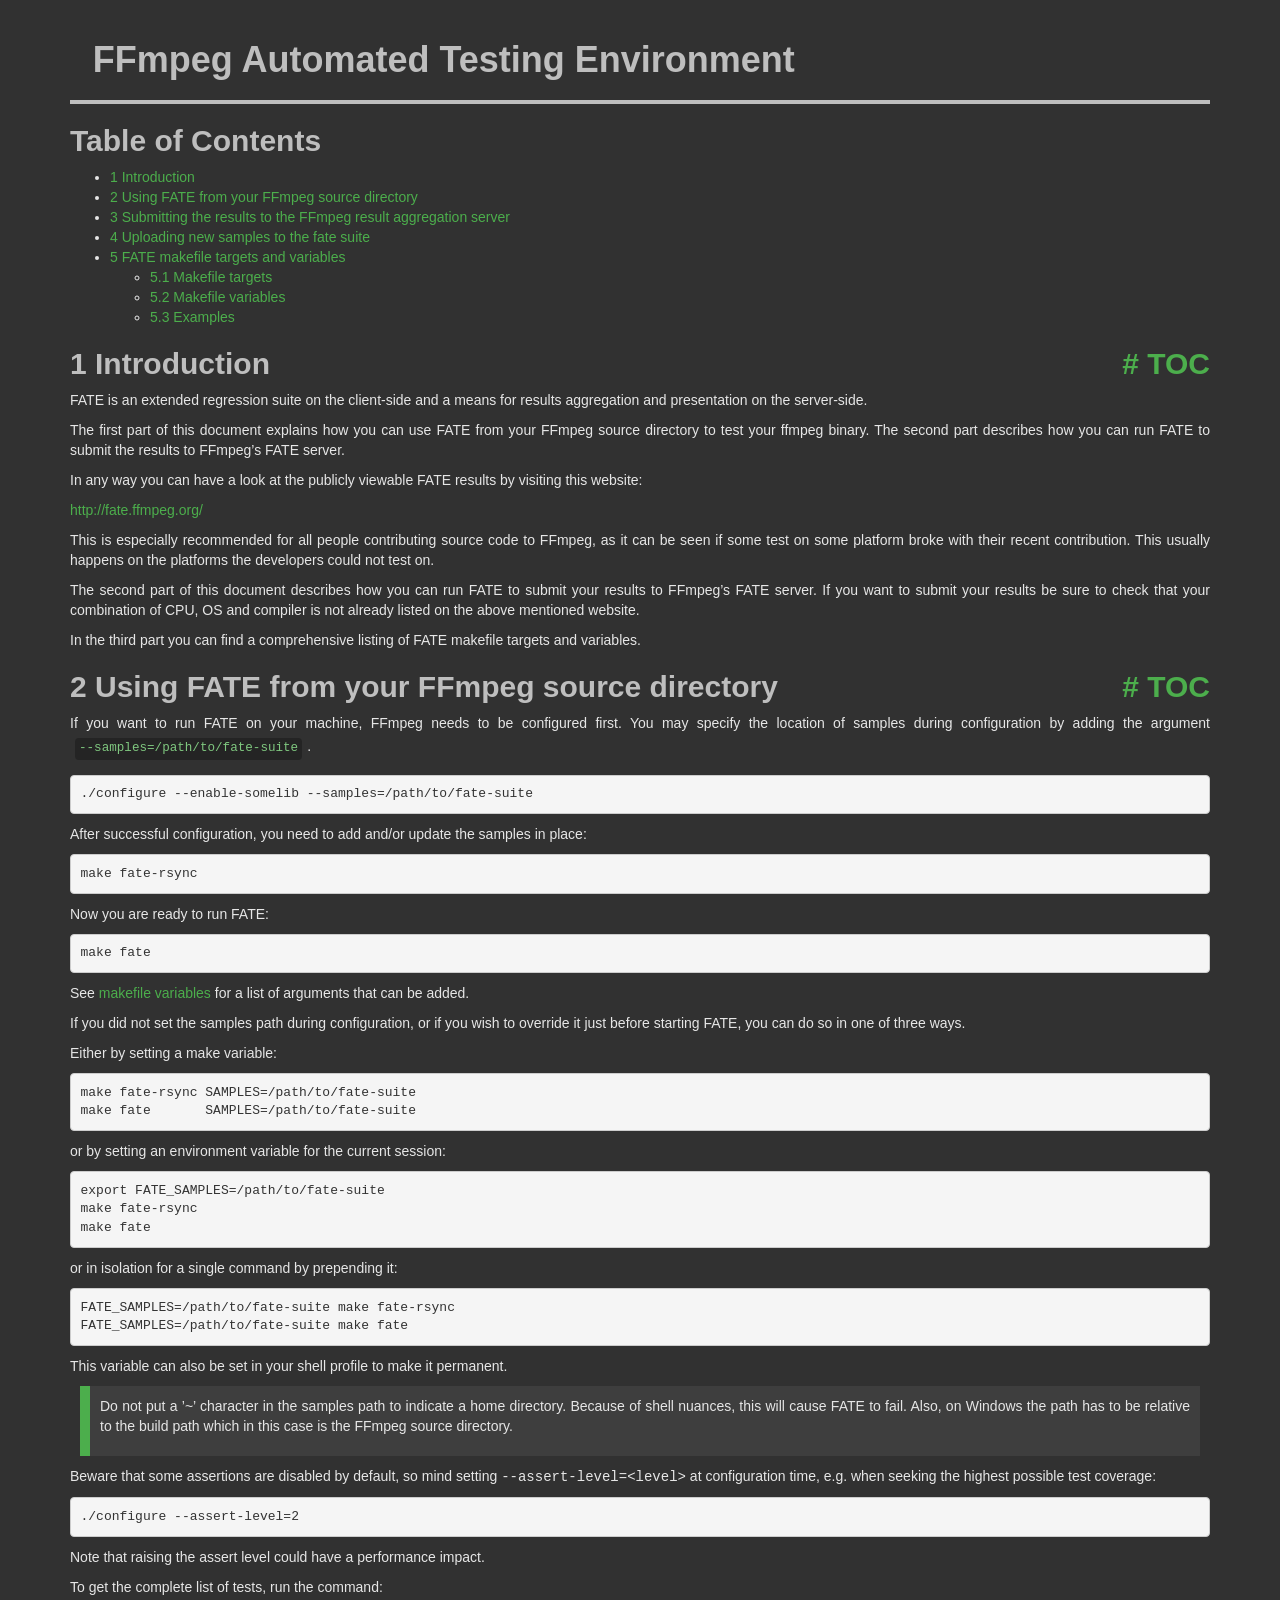
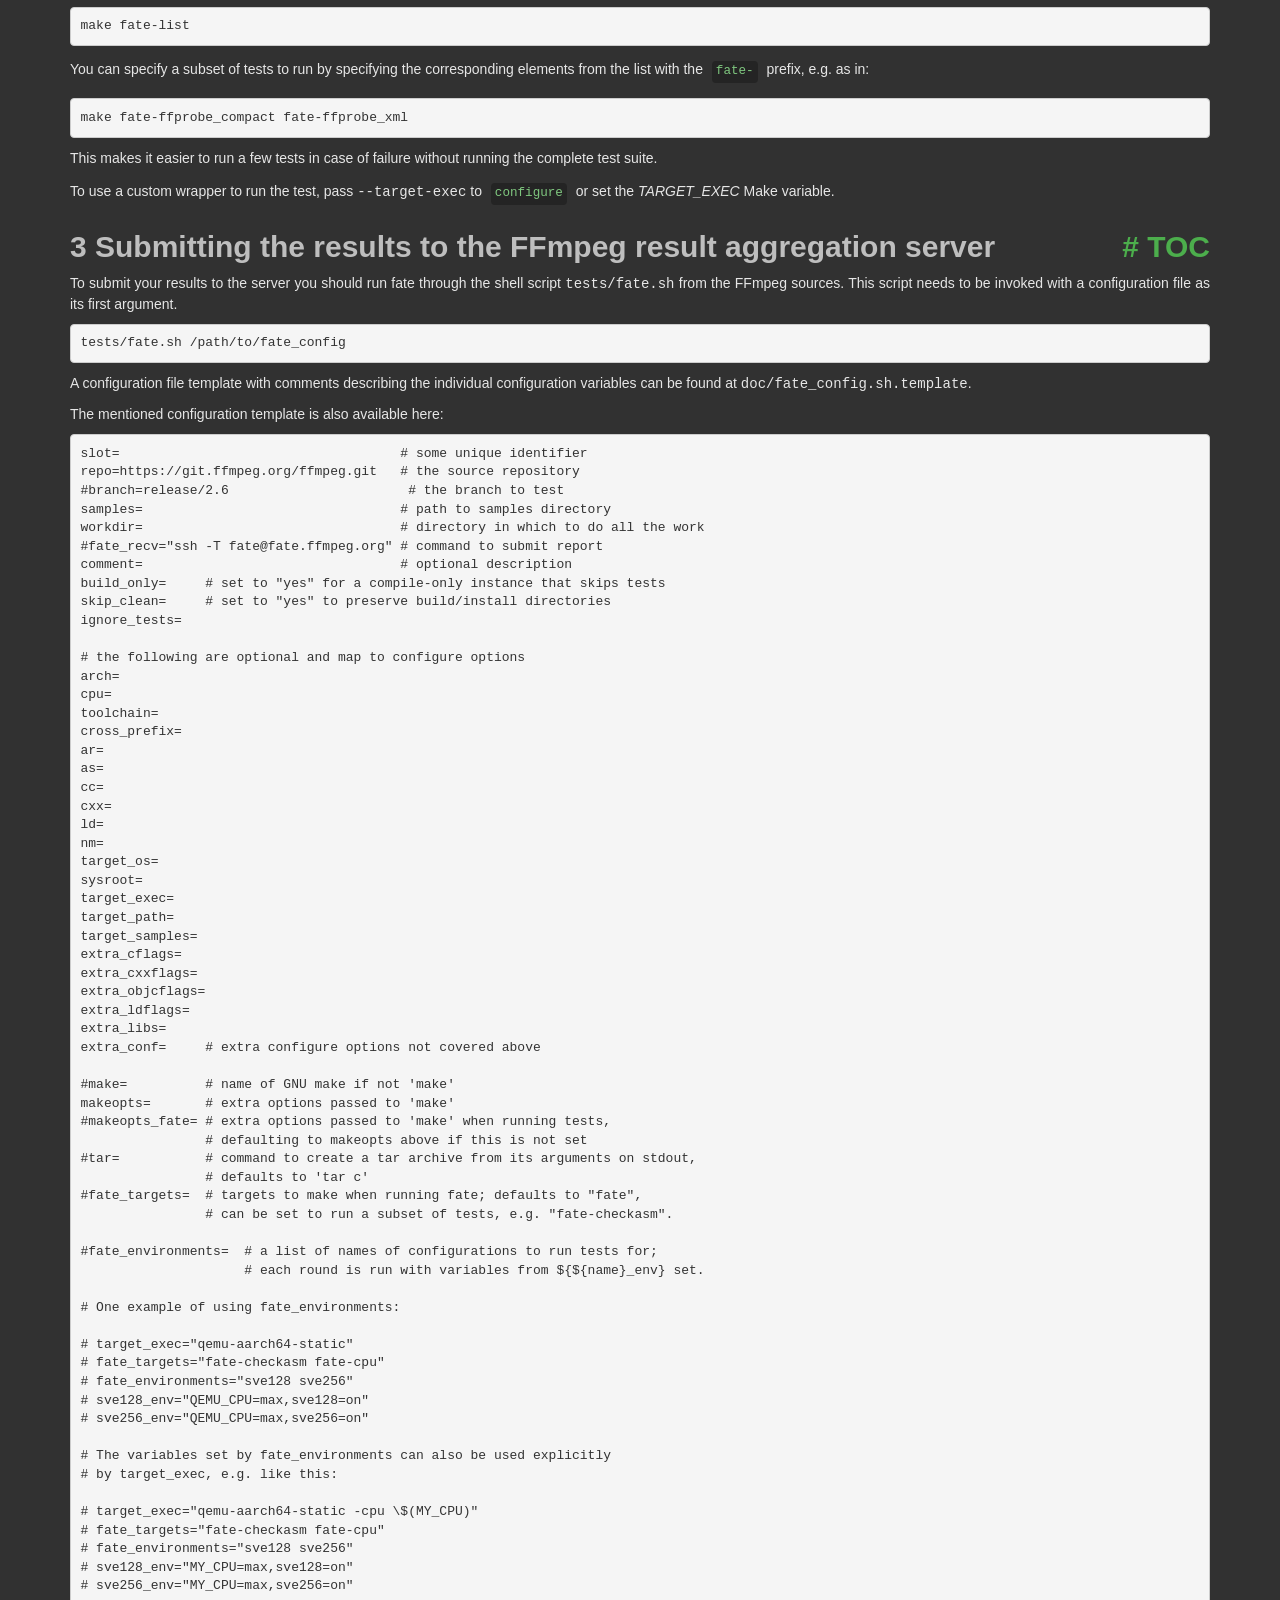
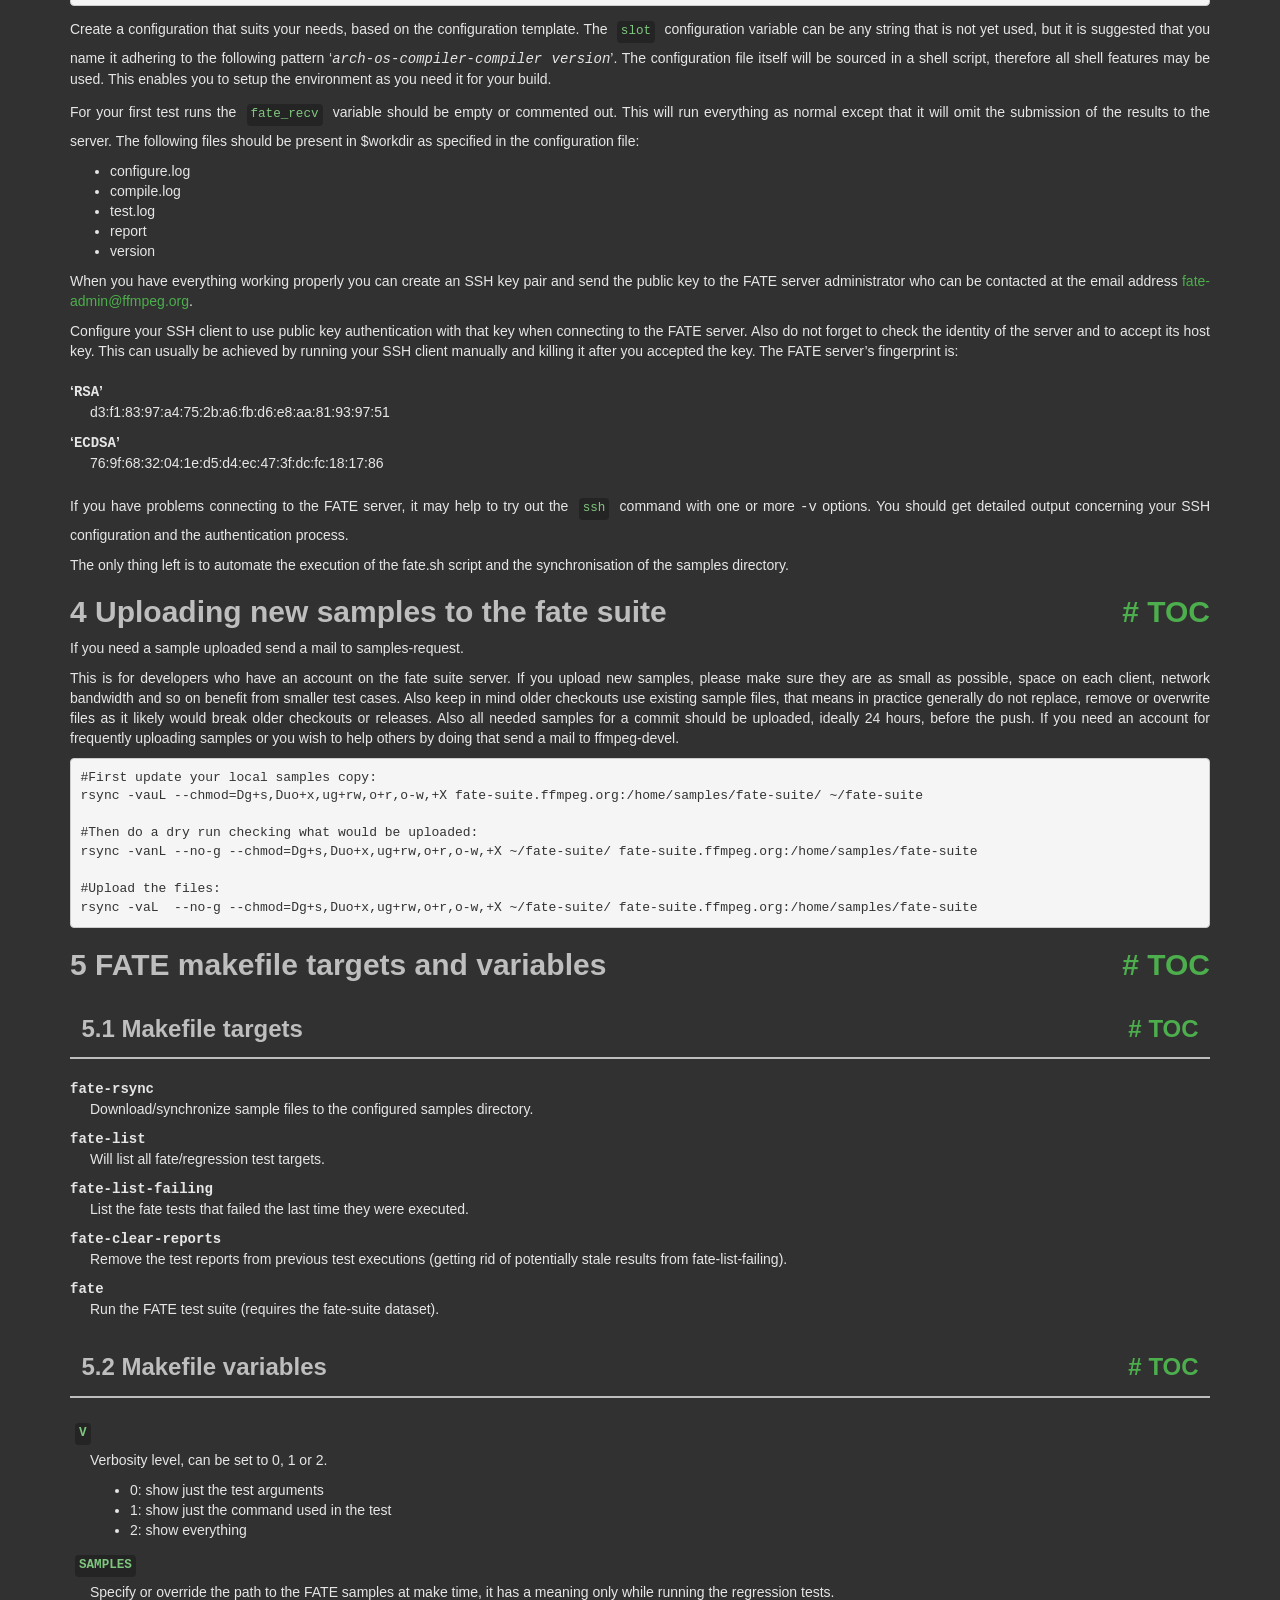
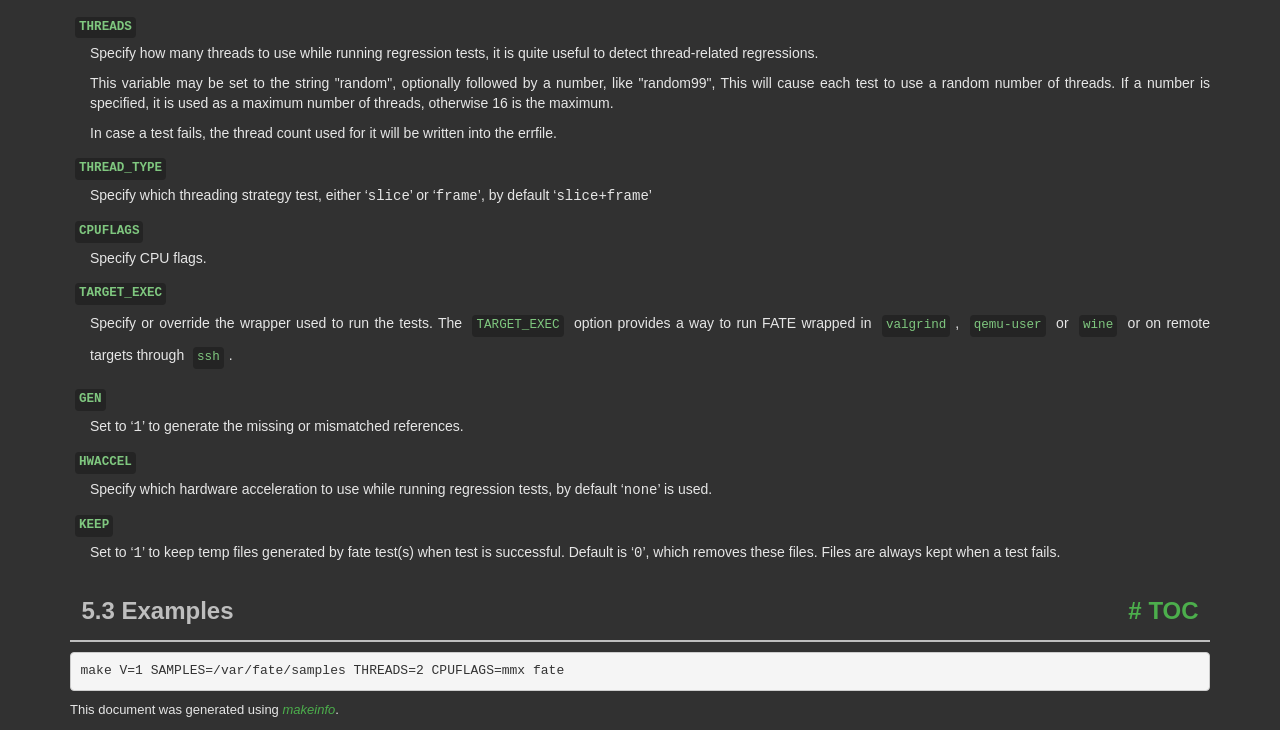
<file: Test Images/ffmpeg-2026-01-05-git-2892815c45-essentials_build/doc/fate.html>
<!DOCTYPE html PUBLIC "-//W3C//DTD HTML 4.01 Transitional//EN" "http://www.w3.org/TR/html4/loose.dtd">
<html>
<!-- Created by GNU Texinfo 7.2, https://www.gnu.org/software/texinfo/ -->
  <head>
    <meta charset="utf-8">
    <title>
      FFmpeg Automated Testing Environment
    </title>
    <meta name="viewport" content="width=device-width,initial-scale=1.0">
    <link rel="stylesheet" type="text/css" href="bootstrap.min.css">
    <link rel="stylesheet" type="text/css" href="style.min.css">
  </head>
  <body>
    <div class="container">
      <h1>
      FFmpeg Automated Testing Environment
      </h1>


<a name="Top"></a>
<a name="SEC_Top"></a>

<div class="region-contents" id="SEC_Contents">
<h2 class="contents-heading">Table of Contents</h2>

<div class="contents">

<ul class="toc-numbered-mark">
  <li><a id="toc-Introduction" href="#Introduction">1 Introduction</a></li>
  <li><a id="toc-Using-FATE-from-your-FFmpeg-source-directory" href="#Using-FATE-from-your-FFmpeg-source-directory">2 Using FATE from your FFmpeg source directory</a></li>
  <li><a id="toc-Submitting-the-results-to-the-FFmpeg-result-aggregation-server" href="#Submitting-the-results-to-the-FFmpeg-result-aggregation-server">3 Submitting the results to the FFmpeg result aggregation server</a></li>
  <li><a id="toc-Uploading-new-samples-to-the-fate-suite" href="#Uploading-new-samples-to-the-fate-suite">4 Uploading new samples to the fate suite</a></li>
  <li><a id="toc-FATE-makefile-targets-and-variables" href="#FATE-makefile-targets-and-variables">5 FATE makefile targets and variables</a>
  <ul class="toc-numbered-mark">
    <li><a id="toc-Makefile-targets" href="#Makefile-targets">5.1 Makefile targets</a></li>
    <li><a id="toc-Makefile-variables" href="#Makefile-variables">5.2 Makefile variables</a></li>
    <li><a id="toc-Examples" href="#Examples">5.3 Examples</a></li>
  </ul></li>
</ul>
</div>
</div>

<a name="Introduction"></a>
<h2 class="chapter">1 Introduction<span class="pull-right"><a class="anchor hidden-xs" href="#Introduction" aria-hidden="true">#</a> <a class="anchor hidden-xs"href="#toc-Introduction" aria-hidden="true">TOC</a></span></h2>

<p>FATE is an extended regression suite on the client-side and a means
for results aggregation and presentation on the server-side.
</p>
<p>The first part of this document explains how you can use FATE from
your FFmpeg source directory to test your ffmpeg binary. The second
part describes how you can run FATE to submit the results to FFmpeg&rsquo;s
FATE server.
</p>
<p>In any way you can have a look at the publicly viewable FATE results
by visiting this website:
</p>
<p><a class="url" href="http://fate.ffmpeg.org/">http://fate.ffmpeg.org/</a>
</p>
<p>This is especially recommended for all people contributing source
code to FFmpeg, as it can be seen if some test on some platform broke
with their recent contribution. This usually happens on the platforms
the developers could not test on.
</p>
<p>The second part of this document describes how you can run FATE to
submit your results to FFmpeg&rsquo;s FATE server. If you want to submit your
results be sure to check that your combination of CPU, OS and compiler
is not already listed on the above mentioned website.
</p>
<p>In the third part you can find a comprehensive listing of FATE makefile
targets and variables.
</p>

<a name="Using-FATE-from-your-FFmpeg-source-directory"></a>
<h2 class="chapter">2 Using FATE from your FFmpeg source directory<span class="pull-right"><a class="anchor hidden-xs" href="#Using-FATE-from-your-FFmpeg-source-directory" aria-hidden="true">#</a> <a class="anchor hidden-xs"href="#toc-Using-FATE-from-your-FFmpeg-source-directory" aria-hidden="true">TOC</a></span></h2>

<p>If you want to run FATE on your machine, FFmpeg needs to be configured first.
You may specify the location of samples during configuration by adding the
argument <code class="code">--samples=/path/to/fate-suite</code>.
</p>
<div class="example">
<pre class="example-preformatted">./configure --enable-somelib --samples=/path/to/fate-suite
</pre></div>

<p>After successful configuration, you need to add and/or update the samples in place:
</p>
<div class="example">
<pre class="example-preformatted">make fate-rsync
</pre></div>

<p>Now you are ready to run FATE:
</p>
<div class="example">
<pre class="example-preformatted">make fate
</pre></div>

<p>See <a class="ref" href="#makefile-variables">makefile variables</a> for a list of arguments that can be added.
</p>
<p>If you did not set the samples path during configuration, or if you wish to
override it just before starting FATE, you can do so in one of three ways.
</p>
<p>Either by setting a make variable:
</p>
<div class="example">
<pre class="example-preformatted">make fate-rsync SAMPLES=/path/to/fate-suite
make fate       SAMPLES=/path/to/fate-suite
</pre></div>

<p>or by setting an environment variable for the current session:
</p>
<div class="example">
<pre class="example-preformatted">export FATE_SAMPLES=/path/to/fate-suite
make fate-rsync
make fate
</pre></div>

<p>or in isolation for a single command by prepending it:
</p>
<div class="example">
<pre class="example-preformatted">FATE_SAMPLES=/path/to/fate-suite make fate-rsync
FATE_SAMPLES=/path/to/fate-suite make fate
</pre></div>

<p>This variable can also be set in your shell profile to make it permanent.
</p>
<div class="info">
<p>Do not put a &rsquo;~&rsquo; character in the samples path to indicate a home
directory. Because of shell nuances, this will cause FATE to fail.
Also, on Windows the path has to be relative to the build path
which in this case is the FFmpeg source directory.
</p></div>
<p>Beware that some assertions are disabled by default, so mind setting
<samp class="option">--assert-level=&lt;level&gt;</samp> at configuration time, e.g. when seeking
the highest possible test coverage:
</p><div class="example">
<pre class="example-preformatted">./configure --assert-level=2
</pre></div>
<p>Note that raising the assert level could have a performance impact.
</p>
<p>To get the complete list of tests, run the command:
</p><div class="example">
<pre class="example-preformatted">make fate-list
</pre></div>

<p>You can specify a subset of tests to run by specifying the
corresponding elements from the list with the <code class="code">fate-</code> prefix,
e.g. as in:
</p><div class="example">
<pre class="example-preformatted">make fate-ffprobe_compact fate-ffprobe_xml
</pre></div>

<p>This makes it easier to run a few tests in case of failure without
running the complete test suite.
</p>
<p>To use a custom wrapper to run the test, pass <samp class="option">--target-exec</samp> to
<code class="command">configure</code> or set the <var class="var">TARGET_EXEC</var> Make variable.
</p>

<a name="Submitting-the-results-to-the-FFmpeg-result-aggregation-server"></a>
<h2 class="chapter">3 Submitting the results to the FFmpeg result aggregation server<span class="pull-right"><a class="anchor hidden-xs" href="#Submitting-the-results-to-the-FFmpeg-result-aggregation-server" aria-hidden="true">#</a> <a class="anchor hidden-xs"href="#toc-Submitting-the-results-to-the-FFmpeg-result-aggregation-server" aria-hidden="true">TOC</a></span></h2>

<p>To submit your results to the server you should run fate through the
shell script <samp class="file">tests/fate.sh</samp> from the FFmpeg sources. This script needs
to be invoked with a configuration file as its first argument.
</p>
<div class="example">
<pre class="example-preformatted">tests/fate.sh /path/to/fate_config
</pre></div>

<p>A configuration file template with comments describing the individual
configuration variables can be found at <samp class="file">doc/fate_config.sh.template</samp>.
</p>
<p>The mentioned configuration template is also available here:
</p><pre class="verbatim">slot=                                    # some unique identifier
repo=https://git.ffmpeg.org/ffmpeg.git   # the source repository
#branch=release/2.6                       # the branch to test
samples=                                 # path to samples directory
workdir=                                 # directory in which to do all the work
#fate_recv=&quot;ssh -T fate@fate.ffmpeg.org&quot; # command to submit report
comment=                                 # optional description
build_only=     # set to &quot;yes&quot; for a compile-only instance that skips tests
skip_clean=     # set to &quot;yes&quot; to preserve build/install directories
ignore_tests=

# the following are optional and map to configure options
arch=
cpu=
toolchain=
cross_prefix=
ar=
as=
cc=
cxx=
ld=
nm=
target_os=
sysroot=
target_exec=
target_path=
target_samples=
extra_cflags=
extra_cxxflags=
extra_objcflags=
extra_ldflags=
extra_libs=
extra_conf=     # extra configure options not covered above

#make=          # name of GNU make if not 'make'
makeopts=       # extra options passed to 'make'
#makeopts_fate= # extra options passed to 'make' when running tests,
                # defaulting to makeopts above if this is not set
#tar=           # command to create a tar archive from its arguments on stdout,
                # defaults to 'tar c'
#fate_targets=  # targets to make when running fate; defaults to &quot;fate&quot;,
                # can be set to run a subset of tests, e.g. &quot;fate-checkasm&quot;.

#fate_environments=  # a list of names of configurations to run tests for;
                     # each round is run with variables from ${${name}_env} set.

# One example of using fate_environments:

# target_exec=&quot;qemu-aarch64-static&quot;
# fate_targets=&quot;fate-checkasm fate-cpu&quot;
# fate_environments=&quot;sve128 sve256&quot;
# sve128_env=&quot;QEMU_CPU=max,sve128=on&quot;
# sve256_env=&quot;QEMU_CPU=max,sve256=on&quot;

# The variables set by fate_environments can also be used explicitly
# by target_exec, e.g. like this:

# target_exec=&quot;qemu-aarch64-static -cpu \$(MY_CPU)&quot;
# fate_targets=&quot;fate-checkasm fate-cpu&quot;
# fate_environments=&quot;sve128 sve256&quot;
# sve128_env=&quot;MY_CPU=max,sve128=on&quot;
# sve256_env=&quot;MY_CPU=max,sve256=on&quot;
</pre>
<p>Create a configuration that suits your needs, based on the configuration
template. The <code class="env">slot</code> configuration variable can be any string that is not
yet used, but it is suggested that you name it adhering to the following
pattern &lsquo;<samp class="samp"><var class="var">arch</var>-<var class="var">os</var>-<var class="var">compiler</var>-<var class="var">compiler version</var></samp>&rsquo;. The
configuration file itself will be sourced in a shell script, therefore all
shell features may be used. This enables you to setup the environment as you
need it for your build.
</p>
<p>For your first test runs the <code class="env">fate_recv</code> variable should be empty or
commented out. This will run everything as normal except that it will omit
the submission of the results to the server. The following files should be
present in $workdir as specified in the configuration file:
</p>
<ul class="itemize mark-bullet">
<li>configure.log
    </li><li>compile.log
    </li><li>test.log
    </li><li>report
    </li><li>version
</li></ul>

<p>When you have everything working properly you can create an SSH key pair
and send the public key to the FATE server administrator who can be contacted
at the email address <a class="email" href="mailto:fate-admin@ffmpeg.org">fate-admin@ffmpeg.org</a>.
</p>
<p>Configure your SSH client to use public key authentication with that key
when connecting to the FATE server. Also do not forget to check the identity
of the server and to accept its host key. This can usually be achieved by
running your SSH client manually and killing it after you accepted the key.
The FATE server&rsquo;s fingerprint is:
</p>
<dl class="table">
<dt>&lsquo;<samp class="samp">RSA</samp>&rsquo;</dt>
<dd><p>d3:f1:83:97:a4:75:2b:a6:fb:d6:e8:aa:81:93:97:51
</p></dd>
<dt>&lsquo;<samp class="samp">ECDSA</samp>&rsquo;</dt>
<dd><p>76:9f:68:32:04:1e:d5:d4:ec:47:3f:dc:fc:18:17:86
</p></dd>
</dl>

<p>If you have problems connecting to the FATE server, it may help to try out
the <code class="command">ssh</code> command with one or more <samp class="option">-v</samp> options. You should
get detailed output concerning your SSH configuration and the authentication
process.
</p>
<p>The only thing left is to automate the execution of the fate.sh script and
the synchronisation of the samples directory.
</p>
<a name="Uploading-new-samples-to-the-fate-suite"></a>
<h2 class="chapter">4 Uploading new samples to the fate suite<span class="pull-right"><a class="anchor hidden-xs" href="#Uploading-new-samples-to-the-fate-suite" aria-hidden="true">#</a> <a class="anchor hidden-xs"href="#toc-Uploading-new-samples-to-the-fate-suite" aria-hidden="true">TOC</a></span></h2>

<p>If you need a sample uploaded send a mail to samples-request.
</p>
<p>This is for developers who have an account on the fate suite server.
If you upload new samples, please make sure they are as small as possible,
space on each client, network bandwidth and so on benefit from smaller test cases.
Also keep in mind older checkouts use existing sample files, that means in
practice generally do not replace, remove or overwrite files as it likely would
break older checkouts or releases.
Also all needed samples for a commit should be uploaded, ideally 24
hours, before the push.
If you need an account for frequently uploading samples or you wish to help
others by doing that send a mail to ffmpeg-devel.
</p>
<div class="example">
<pre class="example-preformatted">#First update your local samples copy:
rsync -vauL --chmod=Dg+s,Duo+x,ug+rw,o+r,o-w,+X fate-suite.ffmpeg.org:/home/samples/fate-suite/ ~/fate-suite

#Then do a dry run checking what would be uploaded:
rsync -vanL --no-g --chmod=Dg+s,Duo+x,ug+rw,o+r,o-w,+X ~/fate-suite/ fate-suite.ffmpeg.org:/home/samples/fate-suite

#Upload the files:
rsync -vaL  --no-g --chmod=Dg+s,Duo+x,ug+rw,o+r,o-w,+X ~/fate-suite/ fate-suite.ffmpeg.org:/home/samples/fate-suite
</pre></div>


<a name="FATE-makefile-targets-and-variables"></a>
<h2 class="chapter">5 FATE makefile targets and variables<span class="pull-right"><a class="anchor hidden-xs" href="#FATE-makefile-targets-and-variables" aria-hidden="true">#</a> <a class="anchor hidden-xs"href="#toc-FATE-makefile-targets-and-variables" aria-hidden="true">TOC</a></span></h2>

<a name="Makefile-targets"></a>
<h3 class="section">5.1 Makefile targets<span class="pull-right"><a class="anchor hidden-xs" href="#Makefile-targets" aria-hidden="true">#</a> <a class="anchor hidden-xs"href="#toc-Makefile-targets" aria-hidden="true">TOC</a></span></h3>

<dl class="table">
<dt><samp class="option">fate-rsync</samp></dt>
<dd><p>Download/synchronize sample files to the configured samples directory.
</p>
</dd>
<dt><samp class="option">fate-list</samp></dt>
<dd><p>Will list all fate/regression test targets.
</p>
</dd>
<dt><samp class="option">fate-list-failing</samp></dt>
<dd><p>List the fate tests that failed the last time they were executed.
</p>
</dd>
<dt><samp class="option">fate-clear-reports</samp></dt>
<dd><p>Remove the test reports from previous test executions (getting rid of
potentially stale results from fate-list-failing).
</p>
</dd>
<dt><samp class="option">fate</samp></dt>
<dd><p>Run the FATE test suite (requires the fate-suite dataset).
</p></dd>
</dl>

<a name="Makefile-variables"></a>
<h3 class="section">5.2 Makefile variables<span class="pull-right"><a class="anchor hidden-xs" href="#Makefile-variables" aria-hidden="true">#</a> <a class="anchor hidden-xs"href="#toc-Makefile-variables" aria-hidden="true">TOC</a></span></h3>
<a class="anchor" id="makefile-variables"></a>
<dl class="table">
<dt><code class="env">V</code></dt>
<dd><p>Verbosity level, can be set to 0, 1 or 2.
    </p><ul class="itemize mark-bullet">
<li>0: show just the test arguments
        </li><li>1: show just the command used in the test
        </li><li>2: show everything
    </li></ul>

</dd>
<dt><code class="env">SAMPLES</code></dt>
<dd><p>Specify or override the path to the FATE samples at make time, it has a
meaning only while running the regression tests.
</p>
</dd>
<dt><code class="env">THREADS</code></dt>
<dd><p>Specify how many threads to use while running regression tests, it is
quite useful to detect thread-related regressions.
</p>
<p>This variable may be set to the string &quot;random&quot;, optionally followed by a
number, like &quot;random99&quot;, This will cause each test to use a random number of
threads. If a number is specified, it is used as a maximum number of threads,
otherwise 16 is the maximum.
</p>
<p>In case a test fails, the thread count used for it will be written into the
errfile.
</p>
</dd>
<dt><code class="env">THREAD_TYPE</code></dt>
<dd><p>Specify which threading strategy test, either &lsquo;<samp class="samp">slice</samp>&rsquo; or &lsquo;<samp class="samp">frame</samp>&rsquo;,
by default &lsquo;<samp class="samp">slice+frame</samp>&rsquo;
</p>
</dd>
<dt><code class="env">CPUFLAGS</code></dt>
<dd><p>Specify CPU flags.
</p>
</dd>
<dt><code class="env">TARGET_EXEC</code></dt>
<dd><p>Specify or override the wrapper used to run the tests.
The <code class="env">TARGET_EXEC</code> option provides a way to run FATE wrapped in
<code class="command">valgrind</code>, <code class="command">qemu-user</code> or <code class="command">wine</code> or on remote targets
through <code class="command">ssh</code>.
</p>
</dd>
<dt><code class="env">GEN</code></dt>
<dd><p>Set to &lsquo;<samp class="samp">1</samp>&rsquo; to generate the missing or mismatched references.
</p>
</dd>
<dt><code class="env">HWACCEL</code></dt>
<dd><p>Specify which hardware acceleration to use while running regression tests,
by default &lsquo;<samp class="samp">none</samp>&rsquo; is used.
</p>
</dd>
<dt><code class="env">KEEP</code></dt>
<dd><p>Set to &lsquo;<samp class="samp">1</samp>&rsquo; to keep temp files generated by fate test(s) when test is successful.
Default is &lsquo;<samp class="samp">0</samp>&rsquo;, which removes these files. Files are always kept when a test
fails.
</p>
</dd>
</dl>

<a name="Examples"></a>
<h3 class="section">5.3 Examples<span class="pull-right"><a class="anchor hidden-xs" href="#Examples" aria-hidden="true">#</a> <a class="anchor hidden-xs"href="#toc-Examples" aria-hidden="true">TOC</a></span></h3>

<div class="example">
<pre class="example-preformatted">make V=1 SAMPLES=/var/fate/samples THREADS=2 CPUFLAGS=mmx fate
</pre></div>
      <p style="font-size: small;">
        This document was generated using <a class="uref" href="https://www.gnu.org/software/texinfo/"><em class="emph">makeinfo</em></a>.
      </p>
    </div>
  </body>
</html>
</file>
<file: Test Images/ffmpeg-2026-01-05-git-2892815c45-essentials_build/doc/style.min.css>
/*!
The MIT License (MIT)

Copyright (c) 2014 Barbara Lepage <db0company@gmail.com>

Permission is hereby granted, free of charge, to any person obtaining a copy
of this software and associated documentation files (the "Software"), to deal
in the Software without restriction, including without limitation the rights
to use, copy, modify, merge, publish, distribute, sublicense, and/or sell
copies of the Software, and to permit persons to whom the Software is
furnished to do so, subject to the following conditions:

The above copyright notice and this permission notice shall be included in all
copies or substantial portions of the Software.

THE SOFTWARE IS PROVIDED "AS IS", WITHOUT WARRANTY OF ANY KIND, EXPRESS OR
IMPLIED, INCLUDING BUT NOT LIMITED TO THE WARRANTIES OF MERCHANTABILITY,
FITNESS FOR A PARTICULAR PURPOSE AND NONINFRINGEMENT. IN NO EVENT SHALL THE
AUTHORS OR COPYRIGHT HOLDERS BE LIABLE FOR ANY CLAIM, DAMAGES OR OTHER
LIABILITY, WHETHER IN AN ACTION OF CONTRACT, TORT OR OTHERWISE, ARISING FROM,
OUT OF OR IN CONNECTION WITH THE SOFTWARE OR THE USE OR OTHER DEALINGS IN THE
SOFTWARE.
 */body{background-color:#313131;color:#e6e6e6;text-align:justify}body, h1, h2, h3, h4, h5, h6{font-family:"Lucida Grande","Lucida Sans Unicode","Lucida Sans","Helvetica Neue",Helvetica,Verdana,Tahoma,sans-serif}a{color:#4cae4c}a strong{color:#e6e6e6}a:hover{color:#7fc77f}a:hover strong{color:#4cae4c}main{width:100% ! important;min-height:600px;margin:auto}h1, h2, h3, h4{font-weight:bold;text-align:left}h1, h2, h3{color:#bebebe}h1 strong, h2 strong, h3 strong{color:#e6e6e6}h4, h5, h6{color:#3c8b3c}h1{border-bottom:4px #bebebe solid;padding:20px 2%}h3{border-bottom:2px #bebebe solid;padding:15px 1%}h4{border-bottom:1px solid #e6e6e6;padding:10px 0;margin:20px 0;color:#e6e6e6}.list-group .list-group-item{background-color:#3e3e3e;border-color:black}.list-group.list-group-big .list-group-item{padding:25px}.list-group a.list-group-item{color:#7fc77f}.list-group a.list-group-item:hover{background-color:#313131;color:#4cae4c}.well{background-color:#242424;border-color:black;color:#bebebe}.well strong{color:#e6e6e6}.well code{background-color:#313131}.well hr{border-color:#3c8b3c}.well h3{margin:5px 0 15px 0;border:0;padding:0}.well a{color:#4cae4c}.well a.btn{color:white}.well small{display:block;padding:0 10px;font-style:italic}.well.example{padding-top:40px;margin-bottom:130px}.well.example pre{margin:50px;margin-bottom:30px;font-size:1.5em}.well.example .btn{margin-right:50px;margin-bottom:20px}.well.well-with-icon{min-height:136px}.well.well-with-icon .pull-right,.well.well-with-icon .pull-left{background-color:#4cae4c;color:#e6e6e6;padding:10px;border-radius:5px;margin:5px}.well.well-with-icon .pull-right{margin-left:20px}.well.well-with-icon .pull-left{margin-right:20px}a.well{display:block}a.well:hover{text-decoration:none;opacity:0.8}.info, .warning{margin:10px;padding:10px;background-color:#3e3e3e;color:#e6e6e6}.info code, .warning code{background-color:#313131}.info{border-left:10px #4cae4c solid}.warning{border-left:10px #ae4c4c solid}.with-icon{padding:30px}.with-icon .pull-left{padding-right:30px}.with-icon .pull-right{padding-left:30px}dd{margin-left:20px}code{background-color:#242424;color:#7fc77f;display:inline-block;margin:5px}.table{margin:20px 0;border-radius:4px}.table th,.table td,.table tr{border:1px solid #171717}.table tr th{background-color:#3e3e3e;border-bottom:2px solid #e6e6e6}.table tr:nth-child(odd){background-color:#242424}#sidebar-wrapper, .navbar{background-color:#171717;overflow-x:hidden}#sidebar-wrapper .sidebar-brand img,#sidebar-wrapper .navbar-brand img, .navbar .sidebar-brand img, .navbar .navbar-brand img{opacity:0.6;margin-right:8px}#sidebar-wrapper .sidebar-brand:hover,#sidebar-wrapper .navbar-brand:hover, .navbar .sidebar-brand:hover, .navbar .navbar-brand:hover{color:#fff}#sidebar-wrapper .sidebar-brand:hover img,#sidebar-wrapper .navbar-brand:hover img, .navbar .sidebar-brand:hover img, .navbar .navbar-brand:hover img{opacity:1}#sidebar-wrapper .sidebar-nav li ul, .navbar .sidebar-nav li ul{list-style-type:none;padding:0}#sidebar-wrapper .sidebar-nav li ul li, .navbar .sidebar-nav li ul li{line-height:20px}#sidebar-wrapper .sidebar-nav li ul li a, .navbar .sidebar-nav li ul li a{padding-left:20px}.content-header{height:auto;background-color:#242424}.content-header h1{color:#e6e6e6;display:block;margin:0;margin-bottom:20px;line-height:normal;border-bottom:none}#download h4, #index h4{margin-top:180px}#download h4.first, #index h4.first{margin-top:20px}#download h4.first small, #index h4.first small{color:inherit;font-size:1em}#download .btn-download-wrapper, #index .btn-download-wrapper{text-align:center;margin:160px auto}#download .btn-download-wrapper .btn, #index .btn-download-wrapper .btn{font-size:3em;padding:3%;display:inline-block;margin-bottom:5px}#download .btn-download-wrapper small, #index .btn-download-wrapper small{display:block;font-size:0.4em}#download h2.description, #index h2.description{color:#e6e6e6;font-size:2em;font-weight:bold;margin:120px 50px;line-height:2em}#download h2.description .label, #index h2.description .label{font-size:0.5em}#download .btn-download-wrapper{margin:40px auto}#download .os-selector{text-align:center;color:#e6e6e6;margin:30px 0}#download .os-selector a.btn-build{color:#e6e6e6;display:block;padding:20px;border-radius:2px}#download .os-selector .btn-build[href="#build-linux"]{background-color:#e43}#download .os-selector .btn-build[href="#build-linux"]:hover{color:#e43;background-color:#e6e6e6}#download .os-selector .btn-build[href="#build-windows"]{background-color:#06a}#download .os-selector .btn-build[href="#build-windows"]:hover{color:#06a;background-color:#e6e6e6}#download .os-selector .btn-build[href="#build-mac"]{background-color:darkgrey}#download .os-selector .btn-build[href="#build-mac"]:hover{color:darkgrey;background-color:#e6e6e6}#download .os-selector .tab-content{margin-top:20px}#download .os-selector #build-linux h3{color:#e43}#download .os-selector #build-windows h3{color:#06a}#download .os-selector #build-mac h3{color:darkgrey}footer{background-color:#242424;border-top:1px #101010 solid;padding:20px 0%}footer a{display:block}footer img[alt="FFmpeg"]{width:50%;display:block;margin:auto}.example.user-good pre{color:#bfbfbf;border:1px solid #357735;border-left:10px solid #357735;background-color:#242424}.example.user-bad pre{color:#bfbfbf;border:1px solid #ae4c4c;border-left:10px solid #ae4c4c;background-color:#242424}
</file>
